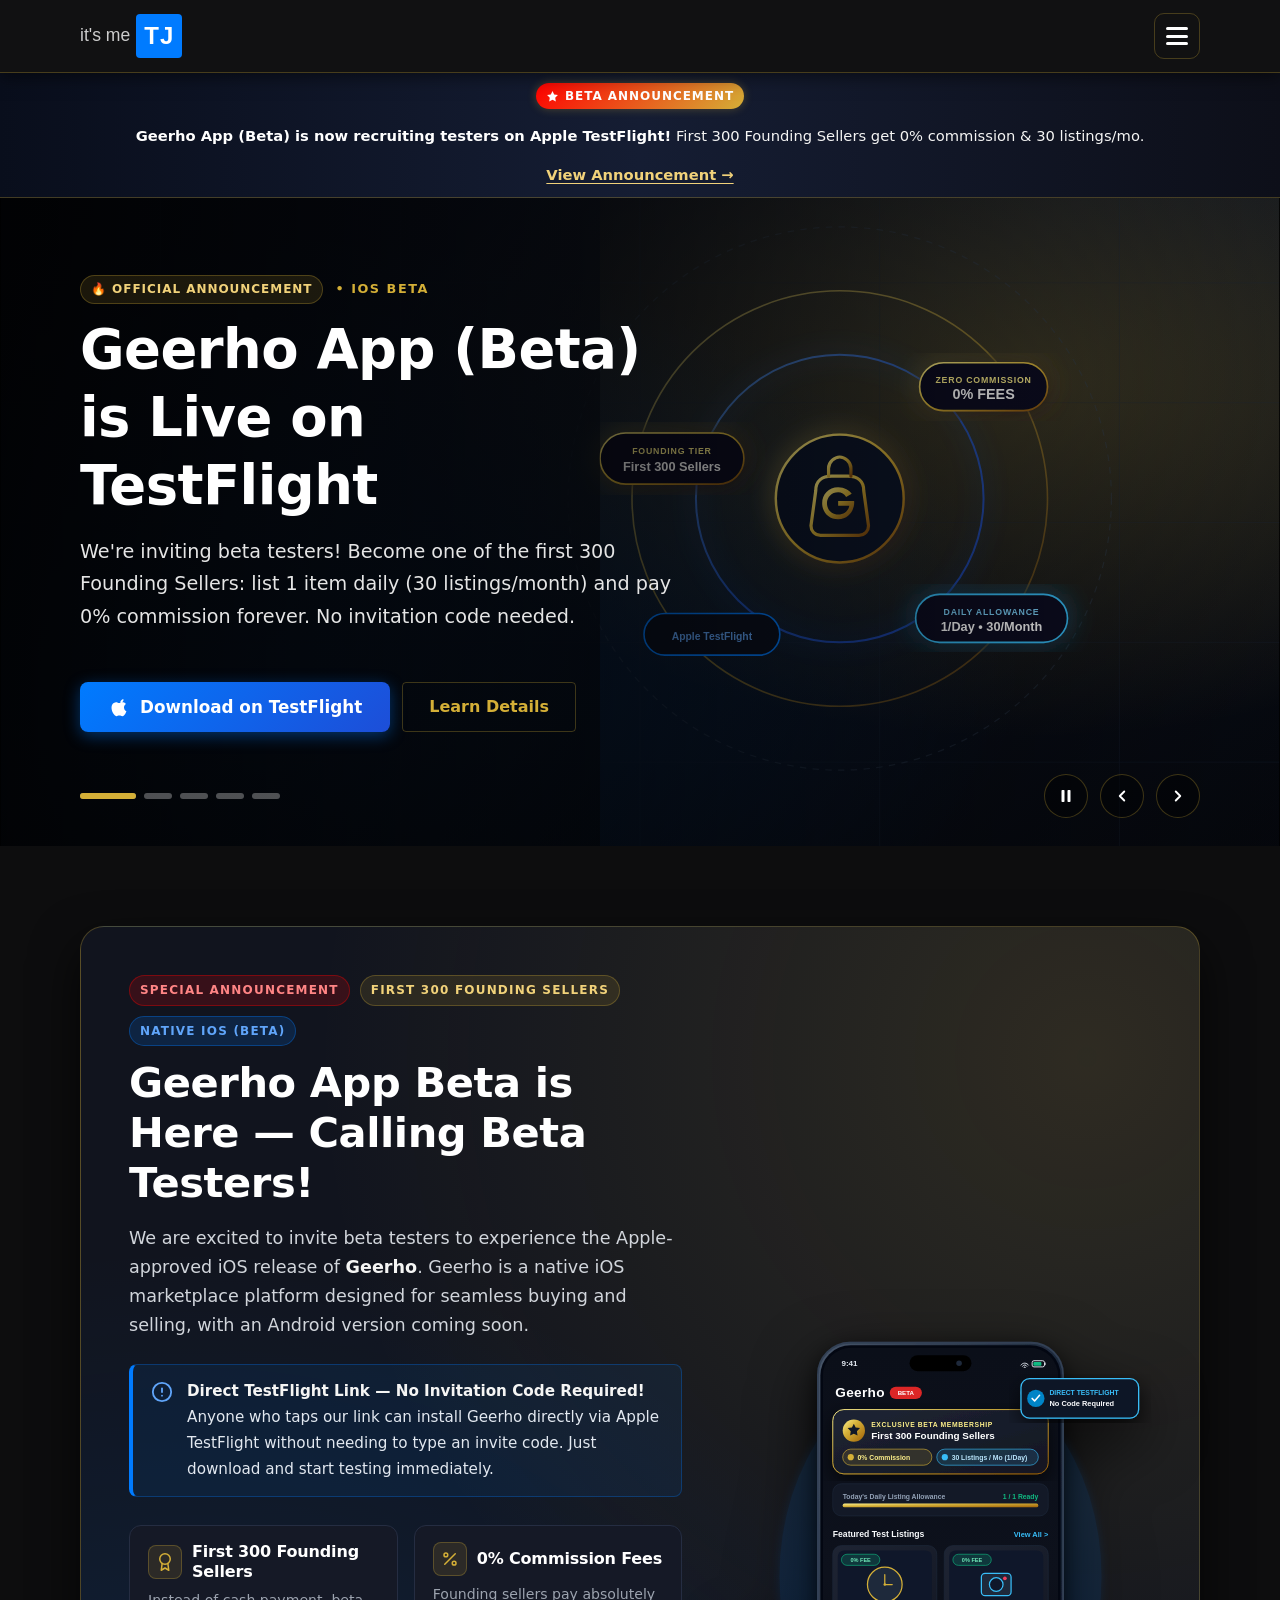
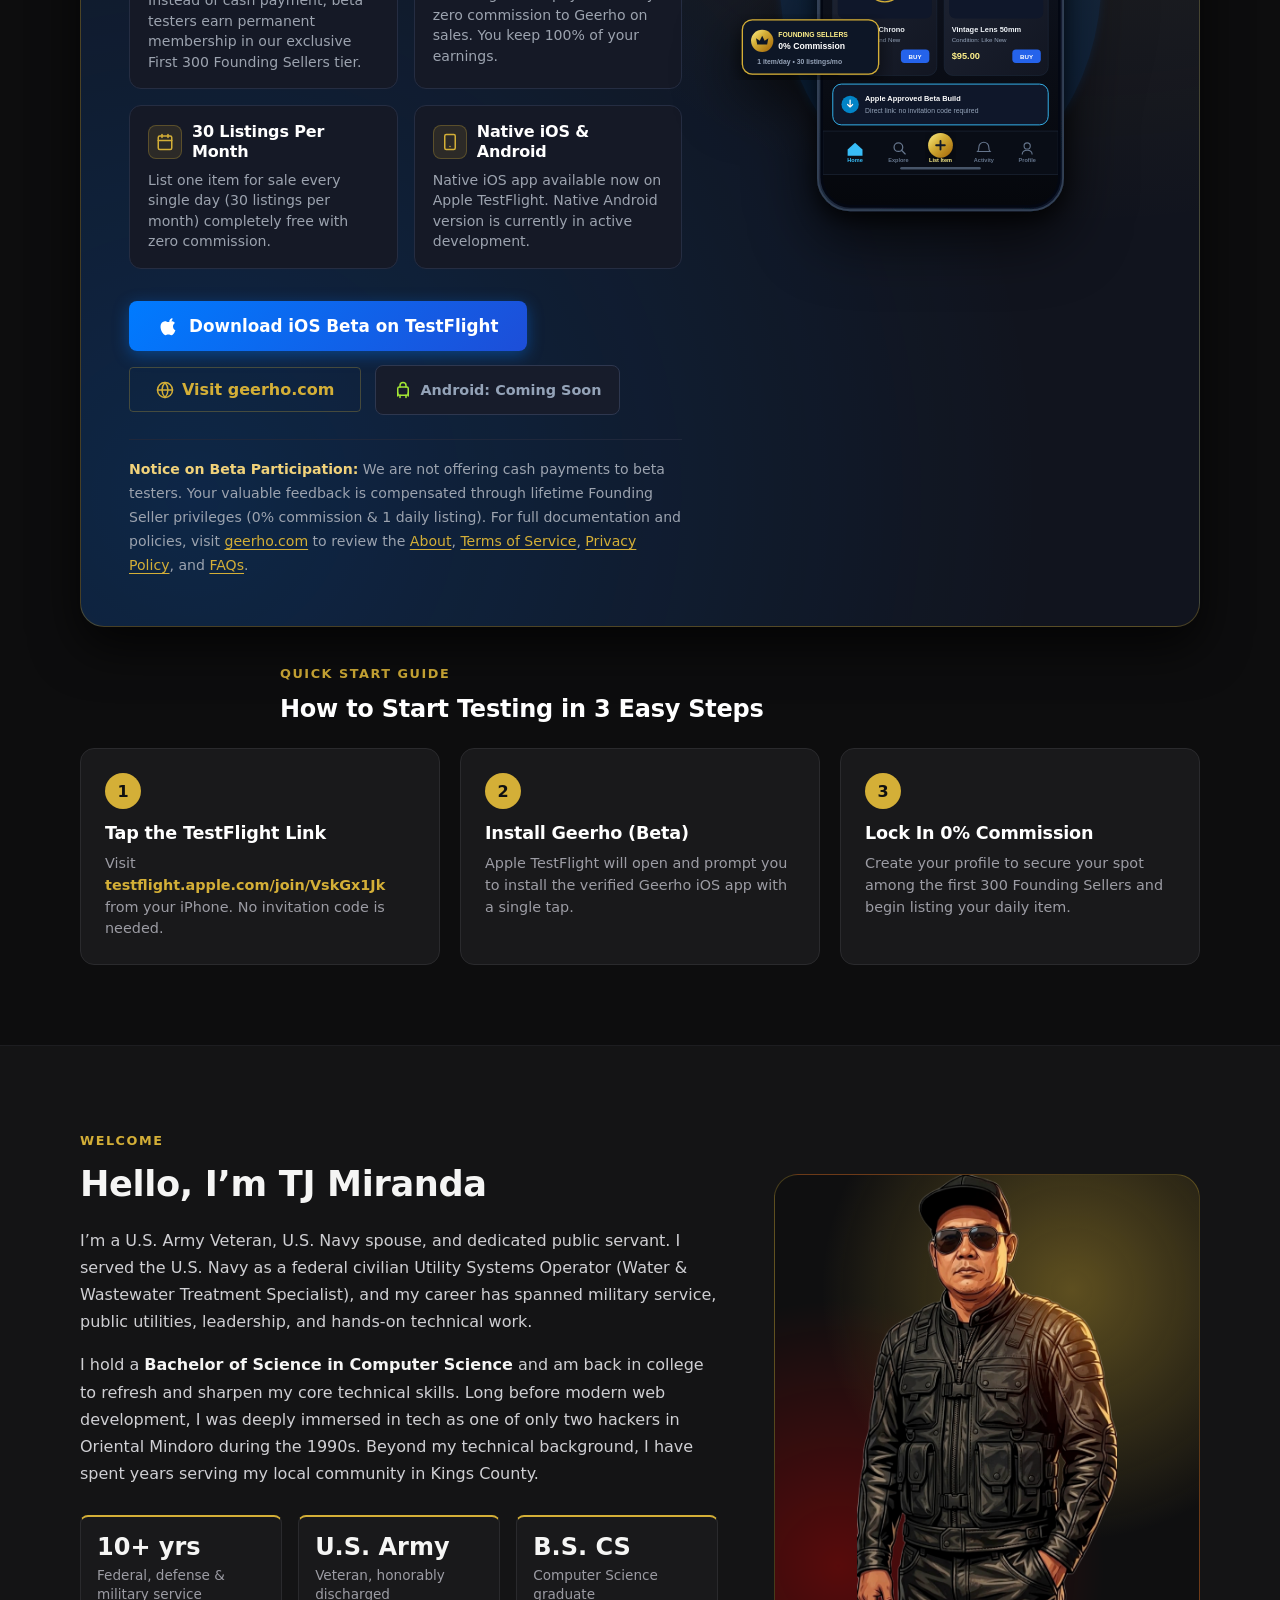
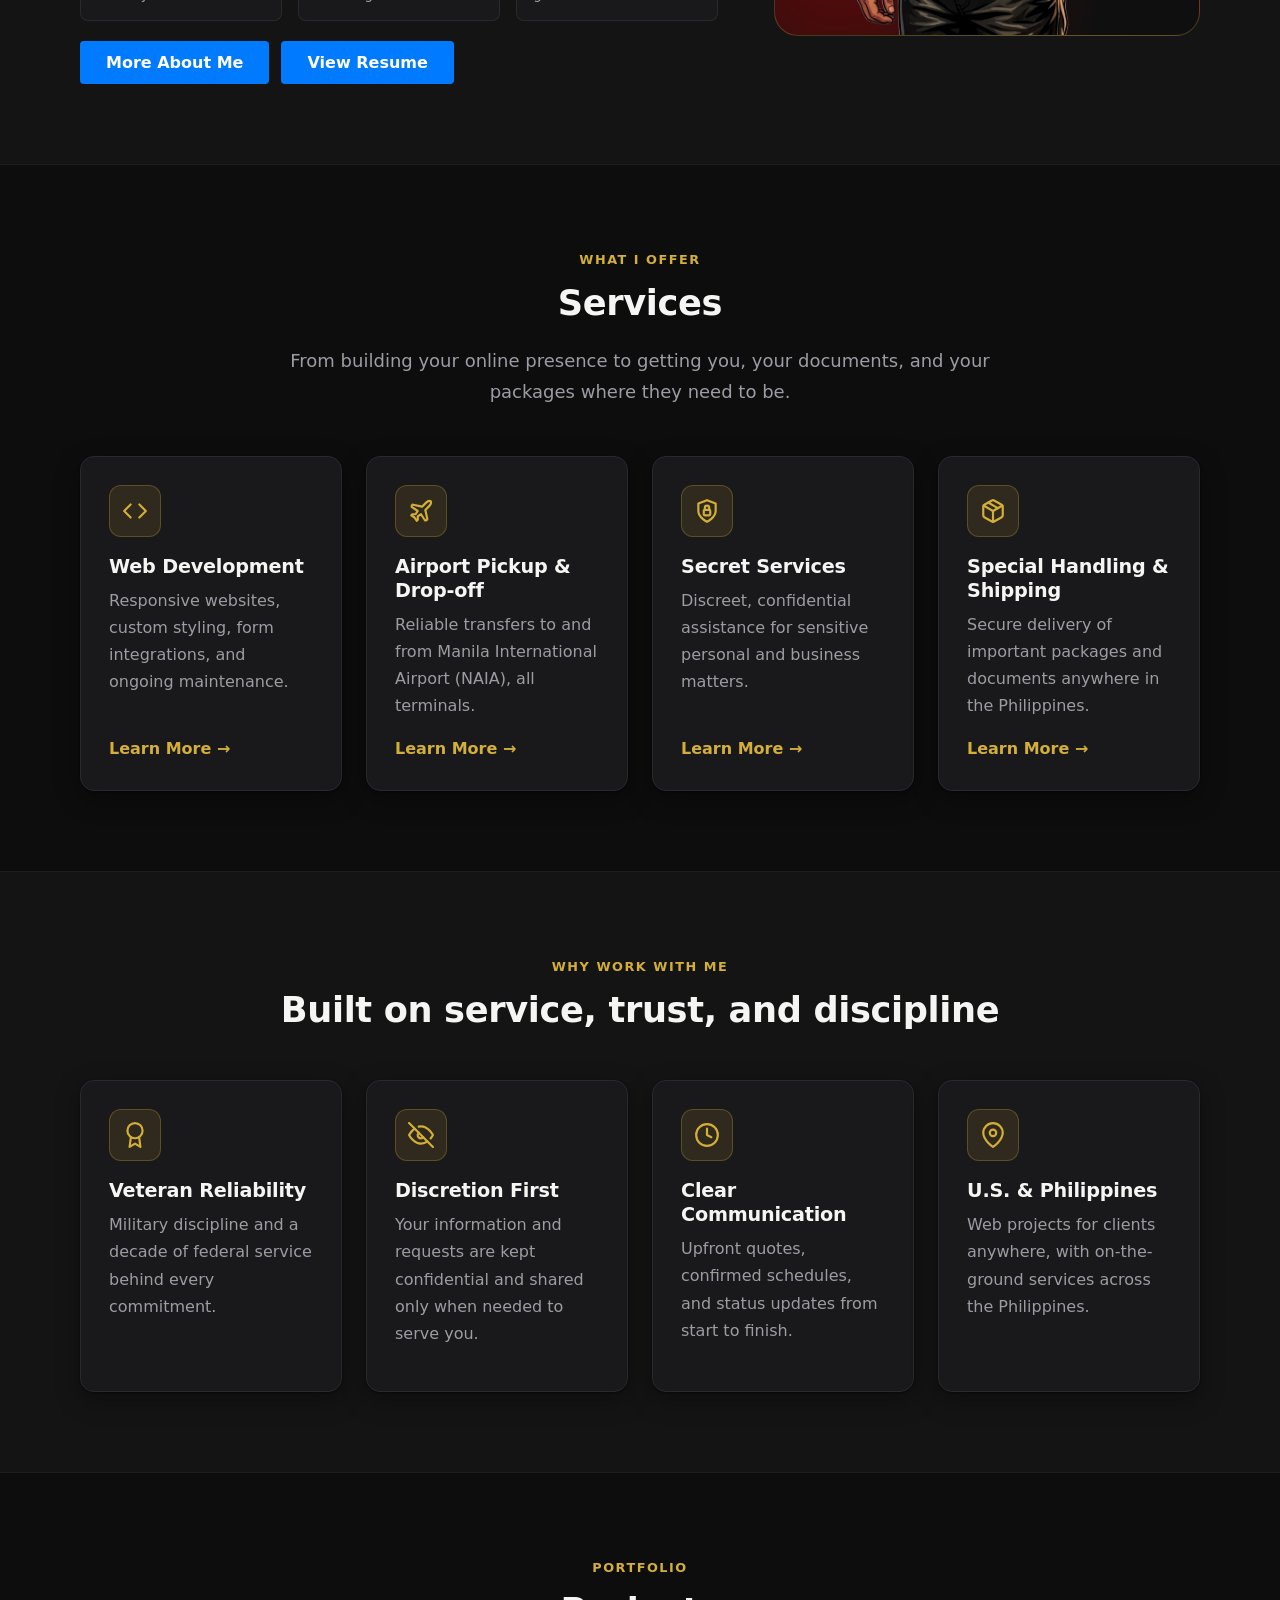
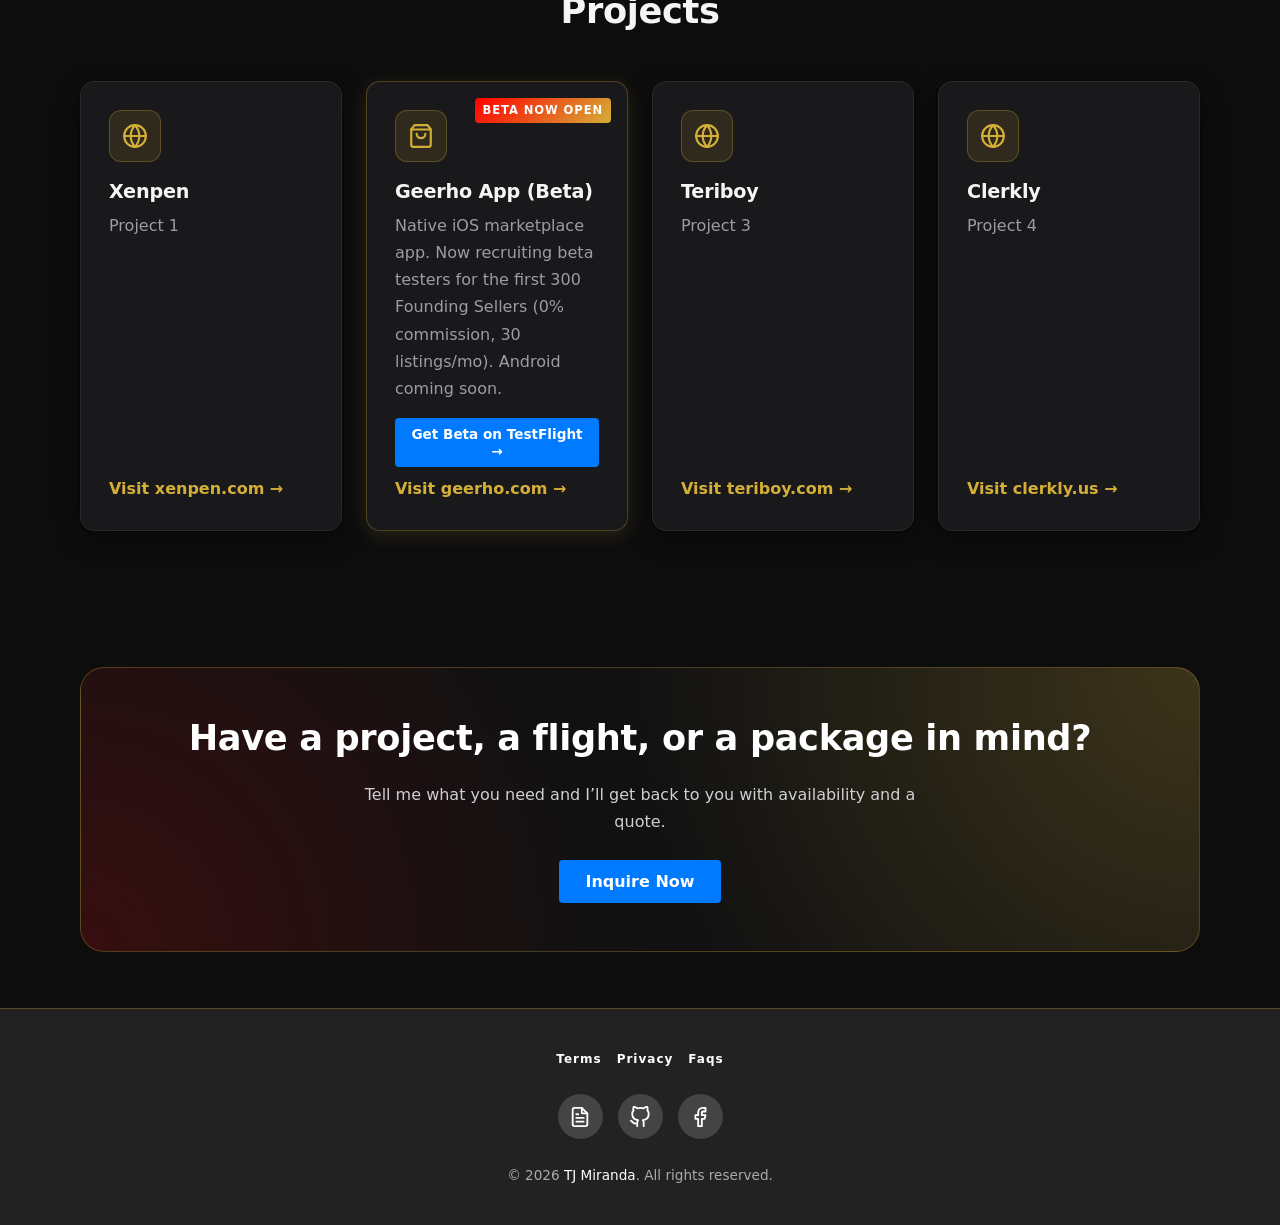
<file: index.html>
<!doctype html>
<html lang="en">
  <head>
    <meta charset="UTF-8" />
    <meta name="viewport" content="width=device-width, initial-scale=1.0" />
    <meta name="theme-color" content="#111112" />
    <title>TJ Miranda | Web Development, Airport Transfers &amp; Special Handling</title>
    <meta
      name="description"
      content="TJ Miranda offers web development, pickup and drop-off at Manila International Airport (NAIA), discreet secret services, and special handling and shipping of important packages and documents anywhere in the Philippines."
    />
    <link rel="stylesheet" href="main.css" />
    <script src="main.js" defer></script>
    <script src="carousel.js" defer></script>
  </head>
  <body>
    <a class="skip-link" href="#main">Skip to content</a>

    <header class="site-header">
      <div class="navbar">
        <a href="index.html" class="logo">
          <span class="logo-prefix">it's me</span>
          <span class="logo-name">TJ</span>
        </a>
        <button type="button" class="hamburger" aria-label="Open menu" aria-expanded="false" aria-controls="site-menu">
          <span class="bar"></span>
          <span class="bar"></span>
          <span class="bar"></span>
        </button>
      </div>
      <div class="menu-backdrop"></div>
      <nav id="site-menu" class="menu-panel" aria-label="Main" aria-hidden="true">
        <p class="menu-label">Menu</p>
        <ul class="nav-menu">
          <li><a href="index.html" class="nav-link" aria-current="page">Home</a></li>
          <li><a href="about.html" class="nav-link">About</a></li>
          <li><a href="services.html" class="nav-link">Services</a></li>
          <li><a href="resume.html" class="nav-link">My Resume</a></li>
          <li><a href="apps.html" class="nav-link">My Apps</a></li>
        </ul>
        <p class="menu-label">Help &amp; Legal</p>
        <ul class="nav-menu nav-menu--secondary">
          <li><a href="terms.html" class="nav-link">Terms</a></li>
          <li><a href="privacy.html" class="nav-link">Privacy</a></li>
          <li><a href="faqs.html" class="nav-link">Faqs</a></li>
        </ul>
        <a href="services.html#inquire-now" class="btn">Inquire Now</a>
      </nav>
    </header>

    <!-- Beta Announcement Top Bar -->
    <aside class="announcement-bar" aria-label="Beta Announcement">
      <div class="wrap announcement-bar__inner">
        <span class="announcement-pill">
          <svg viewBox="0 0 24 24" width="13" height="13" fill="currentColor" aria-hidden="true"><path d="M12 2l3.09 6.26L22 9.27l-5 4.87 1.18 6.88L12 17.77l-6.18 3.25L7 14.14 2 9.27l6.91-1.01L12 2z"/></svg>
          Beta Announcement
        </span>
        <span class="announcement-text">
          <strong>Geerho App (Beta) is now recruiting testers on Apple TestFlight!</strong> First 300 Founding Sellers get 0% commission &amp; 30 listings/mo.
        </span>
        <a href="#geerho-announcement" class="announcement-link">View Announcement &rarr;</a>
      </div>
    </aside>

    <main id="main">
      <h1 class="visually-hidden">TJ Miranda — Web Development, Airport Pickup &amp; Drop-off, Secret Services, and Special Handling &amp; Shipping</h1>

      <!-- Hero Carousel (see carousel.js) — replace the placeholder images with real photos -->
      <section class="carousel" data-carousel data-interval="6000" aria-roledescription="carousel" aria-label="Featured services">
        <div class="carousel-viewport">
          <div class="carousel-slide is-active">
            <img src="images/geerho-banner.svg" alt="Geerho App Beta announcement banner" width="1600" height="900" />
            <div class="wrap carousel-content">
              <span class="eyebrow"><span class="badge badge--warn" style="font-size:0.75rem; letter-spacing:0.08em;">🔥 OFFICIAL ANNOUNCEMENT</span> &bull; iOS Beta</span>
              <h2>Geerho App (Beta) is Live on TestFlight</h2>
              <p>We're inviting beta testers! Become one of the first 300 Founding Sellers: list 1 item daily (30 listings/month) and pay 0% commission forever. No invitation code needed.</p>
              <div class="inline-links">
                <a href="https://testflight.apple.com/join/VskGx1Jk" target="_blank" rel="noopener noreferrer" class="btn btn--testflight">
                  <svg viewBox="0 0 24 24" fill="currentColor" width="20" height="20" aria-hidden="true"><path d="M18.71 19.5c-.83 1.24-1.71 2.45-3.05 2.47-1.34.03-1.77-.79-3.29-.79-1.53 0-2 .77-3.27.82-1.31.05-2.3-1.32-3.14-2.53C4.25 17 2.94 12.45 4.7 9.39c.87-1.52 2.43-2.48 4.12-2.51 1.28-.02 2.5.87 3.29.87.78 0 2.26-1.07 3.81-.91.65.03 2.47.26 3.64 1.98-.09.06-2.17 1.28-2.15 3.81.03 3.02 2.65 4.03 2.68 4.04-.03.07-.42 1.44-1.38 2.83M15.97 6.37c.62-.75 1.04-1.8 0.92-2.85-.9.04-1.99.6-2.63 1.35-.57.65-1.07 1.72-.94 2.74 1.01.08 2.03-.49 2.65-1.24z"/></svg>
                  Download on TestFlight
                </a>
                <a href="#geerho-announcement" class="btn btn--ghost">Learn Details</a>
              </div>
            </div>
          </div>

          <div class="carousel-slide">
            <img src="images/webdev.JPEG" alt="" width="1600" height="900" />
            <div class="wrap carousel-content">
              <span class="eyebrow">Web Development</span>
              <h2>Modern websites that work as hard as you do</h2>
              <p>Responsive, fast, and easy-to-manage websites for professionals and small businesses — designed to look great on every device.</p>
              <a href="services.html#webdev" class="btn">Learn More</a>
            </div>
          </div>

          <div class="carousel-slide">
            <img src="images/viptranspo.JPG" alt="" width="1600" height="900" />
            <div class="wrap carousel-content">
              <span class="eyebrow">Airport Pickup &amp; Drop-off</span>
              <h2>Stress-free rides to and from Manila International Airport</h2>
              <p>Scheduled pickups and drop-offs at NAIA with flight tracking, meet-and-greet, and help with your luggage.</p>
              <a href="services.html#airport" class="btn">Learn More</a>
            </div>
          </div>

          <div class="carousel-slide">
            <img src="images/shh.JPG" alt="" width="1600" height="900" />
            <div class="wrap carousel-content">
              <span class="eyebrow">Secret Services</span>
              <h2>Discreet help for matters that need a trusted hand</h2>
              <p>Confidential, lawful assistance for sensitive personal and business errands — handled quietly, professionally, and on your terms.</p>
              <a href="services.html#secret" class="btn">Learn More</a>
            </div>
          </div>

          <div class="carousel-slide">
            <img src="images/vipdelivery.JPG" alt="" width="1600" height="900" />
            <div class="wrap carousel-content">
              <span class="eyebrow">Special Handling &amp; Shipping</span>
              <h2>Important packages and documents, delivered anywhere in the Philippines</h2>
              <p>Careful, tracked handling for time-sensitive and high-value items, from pickup to proof of delivery.</p>
              <a href="services.html#shipping" class="btn">Learn More</a>
            </div>
          </div>
        </div>

        <div class="carousel-controls">
          <div class="wrap">
            <div class="carousel-dots" role="group" aria-label="Choose a slide"></div>
            <button type="button" class="carousel-btn" data-action="toggle" aria-label="Pause slideshow">
              <svg class="icon-pause" viewBox="0 0 24 24" fill="currentColor" aria-hidden="true"><rect x="6" y="4" width="4" height="16" rx="1"></rect><rect x="14" y="4" width="4" height="16" rx="1"></rect></svg>
              <svg class="icon-play" viewBox="0 0 24 24" fill="currentColor" aria-hidden="true"><path d="M7 4.5v15a1 1 0 0 0 1.5.86l12.5-7.5a1 1 0 0 0 0-1.72L8.5 3.64A1 1 0 0 0 7 4.5z"></path></svg>
            </button>
            <button type="button" class="carousel-btn" data-action="prev" aria-label="Previous slide">
              <svg viewBox="0 0 24 24" fill="none" stroke="currentColor" stroke-width="2.5" stroke-linecap="round" stroke-linejoin="round" aria-hidden="true"><polyline points="15 18 9 12 15 6"></polyline></svg>
            </button>
            <button type="button" class="carousel-btn" data-action="next" aria-label="Next slide">
              <svg viewBox="0 0 24 24" fill="none" stroke="currentColor" stroke-width="2.5" stroke-linecap="round" stroke-linejoin="round" aria-hidden="true"><polyline points="9 18 15 12 9 6"></polyline></svg>
            </button>
          </div>
        </div>
      </section>

      <!-- Geerho App (Beta) Official Announcement Section -->
      <section id="geerho-announcement" class="section geerho-section">
        <div class="wrap">
          <div class="geerho-hero-card">
            <div class="geerho-split">
              <div>
                <div class="geerho-eyebrow-wrap">
                  <span class="geerho-tag geerho-tag--red">SPECIAL ANNOUNCEMENT</span>
                  <span class="geerho-tag geerho-tag--gold">FIRST 300 FOUNDING SELLERS</span>
                  <span class="geerho-tag geerho-tag--blue">NATIVE iOS (BETA)</span>
                </div>
                <h2 class="geerho-heading">Geerho App Beta is Here — Calling Beta Testers!</h2>
                <p class="geerho-lead">
                  We are excited to invite beta testers to experience the Apple-approved iOS release of <strong>Geerho</strong>.
                  Geerho is a native iOS marketplace platform designed for seamless buying and selling, with an Android version coming soon.
                </p>

                <!-- Direct link banner alert -->
                <div class="geerho-banner-alert">
                  <svg viewBox="0 0 24 24" fill="none" stroke="currentColor" stroke-width="2" stroke-linecap="round" stroke-linejoin="round" aria-hidden="true">
                    <circle cx="12" cy="12" r="10"></circle>
                    <line x1="12" y1="8" x2="12" y2="12"></line>
                    <line x1="12" y1="16" x2="12.01" y2="16"></line>
                  </svg>
                  <div>
                    <strong>Direct TestFlight Link — No Invitation Code Required!</strong>
                    <div>Anyone who taps our link can install Geerho directly via Apple TestFlight without needing to type an invite code. Just download and start testing immediately.</div>
                  </div>
                </div>

                <!-- 4 Perks Grid -->
                <div class="geerho-perks-grid">
                  <div class="geerho-perk-card">
                    <div class="geerho-perk-header">
                      <span class="geerho-perk-icon">
                        <svg viewBox="0 0 24 24" fill="none" stroke="currentColor" stroke-width="2" stroke-linecap="round" stroke-linejoin="round" aria-hidden="true">
                          <circle cx="12" cy="8" r="7"></circle>
                          <polyline points="8.21 13.89 7 23 12 20 17 23 15.79 13.88"></polyline>
                        </svg>
                      </span>
                      <h4>First 300 Founding Sellers</h4>
                    </div>
                    <p>Instead of cash payment, beta testers earn permanent membership in our exclusive First 300 Founding Sellers tier.</p>
                  </div>

                  <div class="geerho-perk-card">
                    <div class="geerho-perk-header">
                      <span class="geerho-perk-icon">
                        <svg viewBox="0 0 24 24" fill="none" stroke="currentColor" stroke-width="2" stroke-linecap="round" stroke-linejoin="round" aria-hidden="true">
                          <line x1="19" y1="5" x2="5" y2="19"></line>
                          <circle cx="6.5" cy="6.5" r="2.5"></circle>
                          <circle cx="17.5" cy="17.5" r="2.5"></circle>
                        </svg>
                      </span>
                      <h4>0% Commission Fees</h4>
                    </div>
                    <p>Founding sellers pay absolutely zero commission to Geerho on sales. You keep 100% of your earnings.</p>
                  </div>

                  <div class="geerho-perk-card">
                    <div class="geerho-perk-header">
                      <span class="geerho-perk-icon">
                        <svg viewBox="0 0 24 24" fill="none" stroke="currentColor" stroke-width="2" stroke-linecap="round" stroke-linejoin="round" aria-hidden="true">
                          <rect x="3" y="4" width="18" height="18" rx="2" ry="2"></rect>
                          <line x1="16" y1="2" x2="16" y2="6"></line>
                          <line x1="8" y1="2" x2="8" y2="6"></line>
                          <line x1="3" y1="10" x2="21" y2="10"></line>
                        </svg>
                      </span>
                      <h4>30 Listings Per Month</h4>
                    </div>
                    <p>List one item for sale every single day (30 listings per month) completely free with zero commission.</p>
                  </div>

                  <div class="geerho-perk-card">
                    <div class="geerho-perk-header">
                      <span class="geerho-perk-icon">
                        <svg viewBox="0 0 24 24" fill="none" stroke="currentColor" stroke-width="2" stroke-linecap="round" stroke-linejoin="round" aria-hidden="true">
                          <rect x="5" y="2" width="14" height="20" rx="2" ry="2"></rect>
                          <line x1="12" y1="18" x2="12.01" y2="18"></line>
                        </svg>
                      </span>
                      <h4>Native iOS &amp; Android</h4>
                    </div>
                    <p>Native iOS app available now on Apple TestFlight. Native Android version is currently in active development.</p>
                  </div>
                </div>

                <!-- CTA Group -->
                <div class="geerho-cta-group">
                  <a href="https://testflight.apple.com/join/VskGx1Jk" target="_blank" rel="noopener noreferrer" class="btn btn--testflight">
                    <svg viewBox="0 0 24 24" fill="currentColor" width="22" height="22" aria-hidden="true">
                      <path d="M18.71 19.5c-.83 1.24-1.71 2.45-3.05 2.47-1.34.03-1.77-.79-3.29-.79-1.53 0-2 .77-3.27.82-1.31.05-2.3-1.32-3.14-2.53C4.25 17 2.94 12.45 4.7 9.39c.87-1.52 2.43-2.48 4.12-2.51 1.28-.02 2.5.87 3.29.87.78 0 2.26-1.07 3.81-.91.65.03 2.47.26 3.64 1.98-.09.06-2.17 1.28-2.15 3.81.03 3.02 2.65 4.03 2.68 4.04-.03.07-.42 1.44-1.38 2.83M15.97 6.37c.62-.75 1.04-1.8 0.92-2.85-.9.04-1.99.6-2.63 1.35-.57.65-1.07 1.72-.94 2.74 1.01.08 2.03-.49 2.65-1.24z"/>
                    </svg>
                    Download iOS Beta on TestFlight
                  </a>

                  <a href="https://geerho.com/" target="_blank" rel="noopener noreferrer" class="btn btn--ghost">
                    <svg viewBox="0 0 24 24" fill="none" stroke="currentColor" stroke-width="2" stroke-linecap="round" stroke-linejoin="round" width="18" height="18" aria-hidden="true">
                      <circle cx="12" cy="12" r="10"></circle>
                      <line x1="2" y1="12" x2="22" y2="12"></line>
                      <path d="M12 2a15.3 15.3 0 0 1 4 10 15.3 15.3 0 0 1-4 10 15.3 15.3 0 0 1-4-10 15.3 15.3 0 0 1 4-10z"></path>
                    </svg>
                    Visit geerho.com
                  </a>

                  <span class="btn--android-pill">
                    <svg viewBox="0 0 24 24" fill="none" stroke="currentColor" stroke-width="2" stroke-linecap="round" stroke-linejoin="round" aria-hidden="true">
                      <path d="M5 16v4M19 16v4M8 19v3M16 19v3"></path>
                      <rect x="5" y="8" width="14" height="11" rx="2"></rect>
                      <path d="M8 8V6a4 4 0 0 1 8 0v2"></path>
                    </svg>
                    Android: Coming Soon
                  </span>
                </div>

                <div class="geerho-notice">
                  <strong>Notice on Beta Participation:</strong> We are not offering cash payments to beta testers. Your valuable feedback is compensated through lifetime Founding Seller privileges (0% commission &amp; 1 daily listing). For full documentation and policies, visit <a href="https://geerho.com/" target="_blank" rel="noopener noreferrer">geerho.com</a> to review the <a href="https://geerho.com/" target="_blank" rel="noopener noreferrer">About</a>, <a href="https://geerho.com/" target="_blank" rel="noopener noreferrer">Terms of Service</a>, <a href="https://geerho.com/" target="_blank" rel="noopener noreferrer">Privacy Policy</a>, and <a href="https://geerho.com/" target="_blank" rel="noopener noreferrer">FAQs</a>.
                </div>
              </div>

              <!-- Right Mockup Visual -->
              <div class="geerho-mockup-wrapper">
                <img src="images/geerho-mockup.svg" alt="Geerho App interface on iOS with Founding Seller badge and 0% commission" class="geerho-mockup-img" width="680" height="820" />
              </div>
            </div>
          </div>

          <!-- 3 Steps to Join -->
          <div class="section-head" style="margin-bottom: 24px; text-align: left;">
            <span class="eyebrow">Quick Start Guide</span>
            <h3 style="font-size: 1.5rem; color: #ffffff;">How to Start Testing in 3 Easy Steps</h3>
          </div>

          <div class="geerho-steps-row">
            <div class="geerho-step-item">
              <span class="geerho-step-number">1</span>
              <h4>Tap the TestFlight Link</h4>
              <p>Visit <a href="https://testflight.apple.com/join/VskGx1Jk" target="_blank" rel="noopener noreferrer" class="text-link">testflight.apple.com/join/VskGx1Jk</a> from your iPhone. No invitation code is needed.</p>
            </div>

            <div class="geerho-step-item">
              <span class="geerho-step-number">2</span>
              <h4>Install Geerho (Beta)</h4>
              <p>Apple TestFlight will open and prompt you to install the verified Geerho iOS app with a single tap.</p>
            </div>

            <div class="geerho-step-item">
              <span class="geerho-step-number">3</span>
              <h4>Lock In 0% Commission</h4>
              <p>Create your profile to secure your spot among the first 300 Founding Sellers and begin listing your daily item.</p>
            </div>
          </div>
        </div>
      </section>

      <!-- Intro -->
      <section class="section section--alt">
        <div class="wrap split">
          <div>
            <span class="eyebrow">Welcome</span>
            <h2>Hello, I’m TJ Miranda</h2>
            <p>
              I’m a U.S. Army Veteran, U.S. Navy spouse, and dedicated public
              servant. I served the U.S. Navy as a federal civilian Utility
              Systems Operator (Water &amp; Wastewater Treatment Specialist), and
              my career has spanned military service, public utilities,
              leadership, and hands-on technical work.
            </p>
            <p>
              I hold a <strong>Bachelor of Science in Computer Science</strong>
              and am back in college to refresh and sharpen my core technical
              skills. Long before modern web development, I was deeply immersed
              in tech as one of only two hackers in Oriental Mindoro during the
              1990s. Beyond my technical background, I have spent years serving
              my local community in Kings County.
            </p>

            <div class="stats">
              <div class="stat"><strong>10+ yrs</strong><span>Federal, defense &amp; military service</span></div>
              <div class="stat"><strong>U.S. Army</strong><span>Veteran, honorably discharged</span></div>
              <div class="stat"><strong>B.S. CS</strong><span>Computer Science graduate</span></div>
            </div>

            <div class="inline-links">
              <a href="about.html" class="btn">More About Me</a>
              <a href="resume.html" class="btn">View Resume</a>
            </div>
          </div>
          <div class="portrait">
            <img src="images/tjm.png" alt="Illustrated portrait of TJ Miranda in a black suit" width="651" height="1152" />
          </div>
        </div>
      </section>

      <!-- Services Overview -->
      <section class="section">
        <div class="wrap">
          <div class="section-head">
            <span class="eyebrow">What I Offer</span>
            <h2>Services</h2>
            <p class="lead">From building your online presence to getting you, your documents, and your packages where they need to be.</p>
          </div>

          <div class="grid grid-4">
            <a href="services.html#webdev" class="card">
              <span class="icon-badge">
                <svg viewBox="0 0 24 24" fill="none" stroke="currentColor" stroke-width="2" stroke-linecap="round" stroke-linejoin="round" aria-hidden="true"><polyline points="16 18 22 12 16 6"></polyline><polyline points="8 6 2 12 8 18"></polyline></svg>
              </span>
              <h3>Web Development</h3>
              <p>Responsive websites, custom styling, form integrations, and ongoing maintenance.</p>
              <span class="text-link">Learn More &rarr;</span>
            </a>

            <a href="services.html#airport" class="card">
              <span class="icon-badge">
                <svg viewBox="0 0 24 24" fill="none" stroke="currentColor" stroke-width="2" stroke-linecap="round" stroke-linejoin="round" aria-hidden="true"><path d="M17.8 19.2 16 11l3.5-3.5C21 6 21.5 4 21 3c-1-.5-3 0-4.5 1.5L13 8 4.8 6.2c-.5-.1-.9.1-1.1.5l-.3.5c-.2.5-.1 1 .3 1.3L9 12l-2 3H4l-1 1 3 2 2 3 1-1v-3l3-2 3.5 5.3c.3.4.8.5 1.3.3l.5-.2c.4-.3.6-.7.5-1.2z"></path></svg>
              </span>
              <h3>Airport Pickup &amp; Drop-off</h3>
              <p>Reliable transfers to and from Manila International Airport (NAIA), all terminals.</p>
              <span class="text-link">Learn More &rarr;</span>
            </a>

            <a href="services.html#secret" class="card">
              <span class="icon-badge">
                <svg viewBox="0 0 24 24" fill="none" stroke="currentColor" stroke-width="2" stroke-linecap="round" stroke-linejoin="round" aria-hidden="true"><path d="M12 22s8-4 8-10V5l-8-3-8 3v7c0 6 8 10 8 10z"></path><rect x="9" y="11" width="6" height="5" rx="1"></rect><path d="M10 11V9a2 2 0 0 1 4 0v2"></path></svg>
              </span>
              <h3>Secret Services</h3>
              <p>Discreet, confidential assistance for sensitive personal and business matters.</p>
              <span class="text-link">Learn More &rarr;</span>
            </a>

            <a href="services.html#shipping" class="card">
              <span class="icon-badge">
                <svg viewBox="0 0 24 24" fill="none" stroke="currentColor" stroke-width="2" stroke-linecap="round" stroke-linejoin="round" aria-hidden="true"><line x1="16.5" y1="9.4" x2="7.5" y2="4.21"></line><path d="M21 16V8a2 2 0 0 0-1-1.73l-7-4a2 2 0 0 0-2 0l-7 4A2 2 0 0 0 3 8v8a2 2 0 0 0 1 1.73l7 4a2 2 0 0 0 2 0l7-4A2 2 0 0 0 21 16z"></path><polyline points="3.27 6.96 12 12.01 20.73 6.96"></polyline><line x1="12" y1="22.08" x2="12" y2="12"></line></svg>
              </span>
              <h3>Special Handling &amp; Shipping</h3>
              <p>Secure delivery of important packages and documents anywhere in the Philippines.</p>
              <span class="text-link">Learn More &rarr;</span>
            </a>
          </div>
        </div>
      </section>

      <!-- Why Work With Me -->
      <section class="section section--alt">
        <div class="wrap">
          <div class="section-head">
            <span class="eyebrow">Why Work With Me</span>
            <h2>Built on service, trust, and discipline</h2>
          </div>

          <div class="grid grid-4">
            <div class="card card--hover">
              <span class="icon-badge">
                <svg viewBox="0 0 24 24" fill="none" stroke="currentColor" stroke-width="2" stroke-linecap="round" stroke-linejoin="round" aria-hidden="true"><circle cx="12" cy="8" r="7"></circle><polyline points="8.21 13.89 7 23 12 20 17 23 15.79 13.88"></polyline></svg>
              </span>
              <h3>Veteran Reliability</h3>
              <p>Military discipline and a decade of federal service behind every commitment.</p>
            </div>
            <div class="card card--hover">
              <span class="icon-badge">
                <svg viewBox="0 0 24 24" fill="none" stroke="currentColor" stroke-width="2" stroke-linecap="round" stroke-linejoin="round" aria-hidden="true"><path d="M17.94 17.94A10.07 10.07 0 0 1 12 20c-7 0-11-8-11-8a18.45 18.45 0 0 1 5.06-5.94M9.9 4.24A9.12 9.12 0 0 1 12 4c7 0 11 8 11 8a18.5 18.5 0 0 1-2.16 3.19m-6.72-1.07a3 3 0 1 1-4.24-4.24"></path><line x1="1" y1="1" x2="23" y2="23"></line></svg>
              </span>
              <h3>Discretion First</h3>
              <p>Your information and requests are kept confidential and shared only when needed to serve you.</p>
            </div>
            <div class="card card--hover">
              <span class="icon-badge">
                <svg viewBox="0 0 24 24" fill="none" stroke="currentColor" stroke-width="2" stroke-linecap="round" stroke-linejoin="round" aria-hidden="true"><circle cx="12" cy="12" r="10"></circle><polyline points="12 6 12 12 16 14"></polyline></svg>
              </span>
              <h3>Clear Communication</h3>
              <p>Upfront quotes, confirmed schedules, and status updates from start to finish.</p>
            </div>
            <div class="card card--hover">
              <span class="icon-badge">
                <svg viewBox="0 0 24 24" fill="none" stroke="currentColor" stroke-width="2" stroke-linecap="round" stroke-linejoin="round" aria-hidden="true"><path d="M21 10c0 7-9 13-9 13s-9-6-9-13a9 9 0 0 1 18 0z"></path><circle cx="12" cy="10" r="3"></circle></svg>
              </span>
              <h3>U.S. &amp; Philippines</h3>
              <p>Web projects for clients anywhere, with on-the-ground services across the Philippines.</p>
            </div>
          </div>
        </div>
      </section>

      <!-- Projects -->
      <section class="section">
        <div class="wrap">
          <div class="section-head">
            <span class="eyebrow">Portfolio</span>
            <h2>Projects</h2>
          </div>

          <div class="grid grid-4">
            <a href="https://xenpen.com/" target="_blank" rel="noopener noreferrer" class="card">
              <span class="icon-badge">
                <svg viewBox="0 0 24 24" fill="none" stroke="currentColor" stroke-width="2" stroke-linecap="round" stroke-linejoin="round" aria-hidden="true"><circle cx="12" cy="12" r="10"></circle><line x1="2" y1="12" x2="22" y2="12"></line><path d="M12 2a15.3 15.3 0 0 1 4 10 15.3 15.3 0 0 1-4 10 15.3 15.3 0 0 1-4-10 15.3 15.3 0 0 1 4-10z"></path></svg>
              </span>
              <h3>Xenpen</h3>
              <p>Project 1</p>
              <span class="text-link">Visit xenpen.com &rarr;</span>
            </a>
            <div class="card card--featured">
              <span class="card-badge">BETA NOW OPEN</span>
              <span class="icon-badge">
                <svg viewBox="0 0 24 24" fill="none" stroke="currentColor" stroke-width="2" stroke-linecap="round" stroke-linejoin="round" aria-hidden="true">
                  <path d="M6 2L3 6v14a2 2 0 0 0 2 2h14a2 2 0 0 0 2-2V6l-3-4z"></path>
                  <line x1="3" y1="6" x2="21" y2="6"></line>
                  <path d="M16 10a4 4 0 0 1-8 0"></path>
                </svg>
              </span>
              <h3>Geerho App (Beta)</h3>
              <p>Native iOS marketplace app. Now recruiting beta testers for the first 300 Founding Sellers (0% commission, 30 listings/mo). Android coming soon.</p>
              <div style="margin-top: auto; display: flex; flex-direction: column; gap: 8px;">
                <a href="https://testflight.apple.com/join/VskGx1Jk" target="_blank" rel="noopener noreferrer" class="btn btn--small" style="width: 100%;">Get Beta on TestFlight &rarr;</a>
                <a href="https://geerho.com/" target="_blank" rel="noopener noreferrer" class="text-link">Visit geerho.com &rarr;</a>
              </div>
            </div>
            <a href="https://teriboy.com/" target="_blank" rel="noopener noreferrer" class="card">
              <span class="icon-badge">
                <svg viewBox="0 0 24 24" fill="none" stroke="currentColor" stroke-width="2" stroke-linecap="round" stroke-linejoin="round" aria-hidden="true"><circle cx="12" cy="12" r="10"></circle><line x1="2" y1="12" x2="22" y2="12"></line><path d="M12 2a15.3 15.3 0 0 1 4 10 15.3 15.3 0 0 1-4 10 15.3 15.3 0 0 1-4-10 15.3 15.3 0 0 1 4-10z"></path></svg>
              </span>
              <h3>Teriboy</h3>
              <p>Project 3</p>
              <span class="text-link">Visit teriboy.com &rarr;</span>
            </a>
            <a href="https://clerkly.us/" target="_blank" rel="noopener noreferrer" class="card">
              <span class="icon-badge">
                <svg viewBox="0 0 24 24" fill="none" stroke="currentColor" stroke-width="2" stroke-linecap="round" stroke-linejoin="round" aria-hidden="true"><circle cx="12" cy="12" r="10"></circle><line x1="2" y1="12" x2="22" y2="12"></line><path d="M12 2a15.3 15.3 0 0 1 4 10 15.3 15.3 0 0 1-4 10 15.3 15.3 0 0 1-4-10 15.3 15.3 0 0 1 4-10z"></path></svg>
              </span>
              <h3>Clerkly</h3>
              <p>Project 4</p>
              <span class="text-link">Visit clerkly.us &rarr;</span>
            </a>
          </div>
        </div>
      </section>

      <!-- Call to Action -->
      <section class="section section--tight">
        <div class="wrap">
          <div class="cta-band">
            <h2>Have a project, a flight, or a package in mind?</h2>
            <p>Tell me what you need and I’ll get back to you with availability and a quote.</p>
            <a href="services.html#inquire-now" class="btn">Inquire Now</a>
          </div>
        </div>
      </section>
    </main>

    <footer>
      <div class="footer-faqs" style="display: flex; justify-content: center; gap: 15px; flex-wrap: wrap;">
        <a href="terms.html">Terms</a>
        <a href="privacy.html">Privacy</a>
        <a href="faqs.html">Faqs</a>
      </div>
      
      <div class="footer-icons">
        <!-- Resume Icon -->
        <a href="resume.html" class="circle-icon resume-icon" aria-label="Resume">
          <svg viewBox="0 0 24 24" fill="none" stroke="currentColor" stroke-width="2" stroke-linecap="round" stroke-linejoin="round" class="social-svg">
            <path d="M14 2H6a2 2 0 0 0-2 2v16a2 2 0 0 0 2 2h12a2 2 0 0 0 2-2V8z"></path>
            <polyline points="14 2 14 8 20 8"></polyline>
            <line x1="16" y1="13" x2="8" y2="13"></line>
            <line x1="16" y1="17" x2="8" y2="17"></line>
            <line x1="10" y1="9" x2="8" y2="9"></line>
          </svg>
        </a>
        
        <!-- GitHub Icon -->
        <a href="https://github.com/tjmiranda-student-0257381" target="_blank" rel="noopener noreferrer" class="circle-icon github-icon" aria-label="GitHub">
          <svg viewBox="0 0 24 24" fill="none" stroke="currentColor" stroke-width="2" stroke-linecap="round" stroke-linejoin="round" class="social-svg">
            <path d="M9 19c-5 1.5-5-2.5-7-3m14 6v-3.87a3.37 3.37 0 0 0-.94-2.61c3.14-.35 6.44-1.54 6.44-7A5.44 5.44 0 0 0 20 4.77 5.07 5.07 0 0 0 19.91 1S18.73.65 16 2.48a13.38 13.38 0 0 0-7 0C6.27.65 5.09 1 5.09 1A5.07 5.07 0 0 0 5 4.77a5.44 5.44 0 0 0-1.5 3.78c0 5.42 3.3 6.61 6.44 7A3.37 3.37 0 0 0 9 18.13V22"></path>
          </svg>
        </a>

        <!-- Facebook Icon -->
        <a href="https://www.facebook.com/nomoreneym" target="_blank" rel="noopener noreferrer" class="circle-icon fb-icon" aria-label="Facebook">
          <svg viewBox="0 0 24 24" fill="none" stroke="currentColor" stroke-width="2" stroke-linecap="round" stroke-linejoin="round" class="social-svg">
            <path d="M18 2h-3a5 5 0 0 0-5 5v3H7v4h3v8h4v-8h3l1-4h-4V7a1 1 0 0 1 1-1h3z"></path>
          </svg>
        </a>
      </div>
      <p>&copy; 2026 <a href="https://tjmiranda.com" target="_blank" rel="noopener noreferrer">TJ Miranda</a>. All rights reserved.</p>
    </footer>
  </body>
</html>
</file>
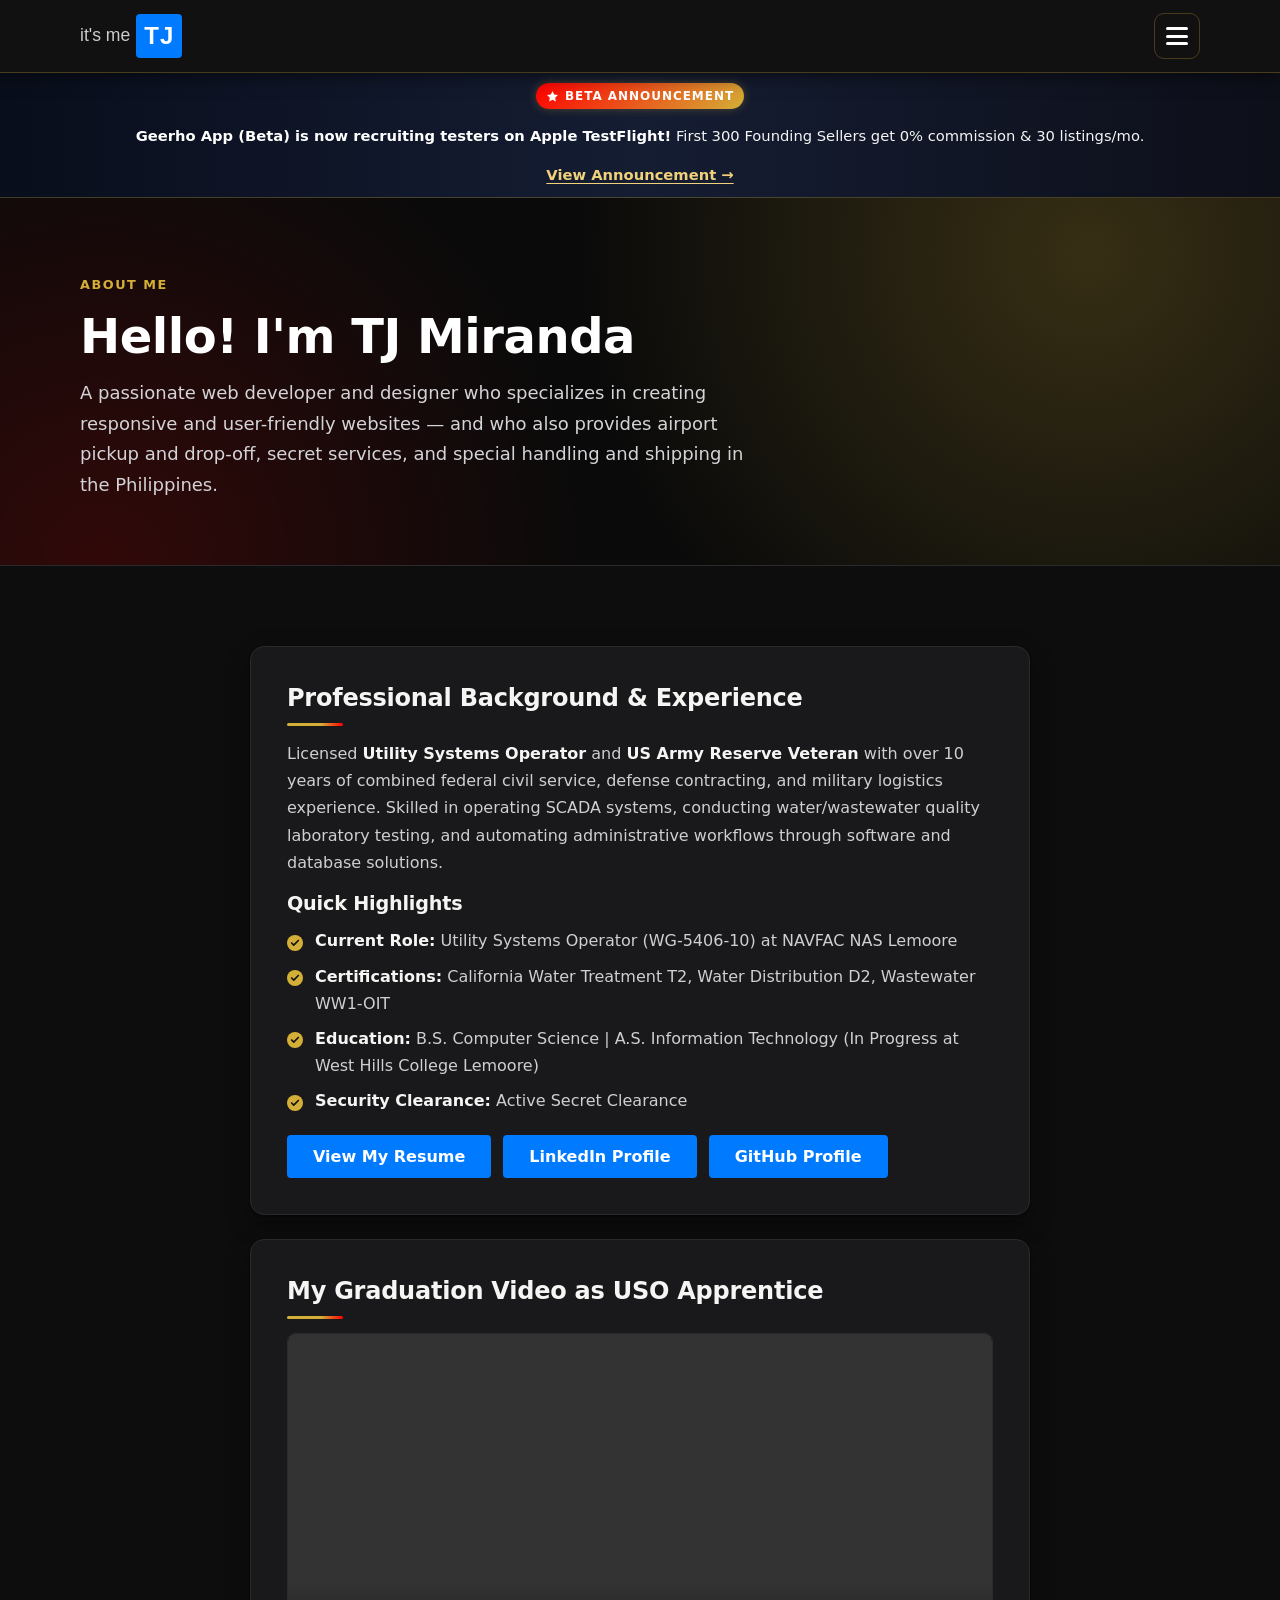
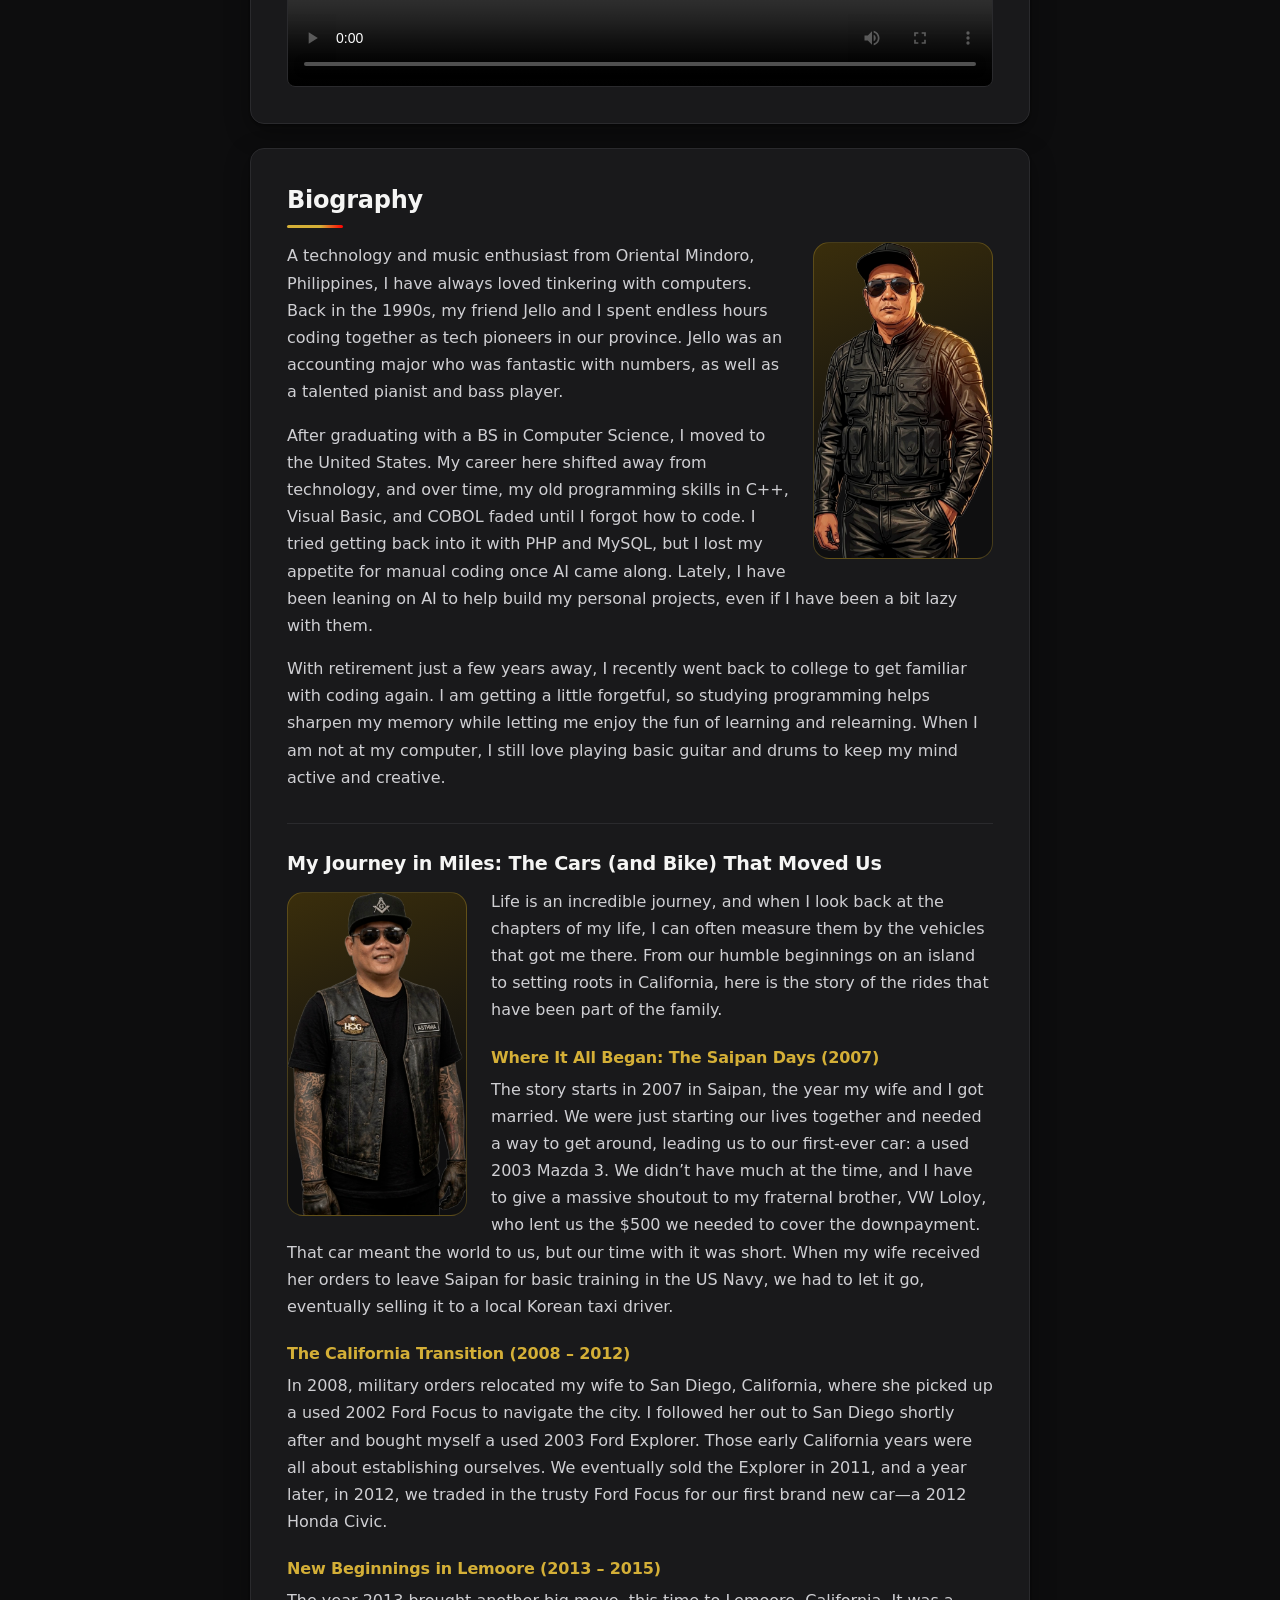
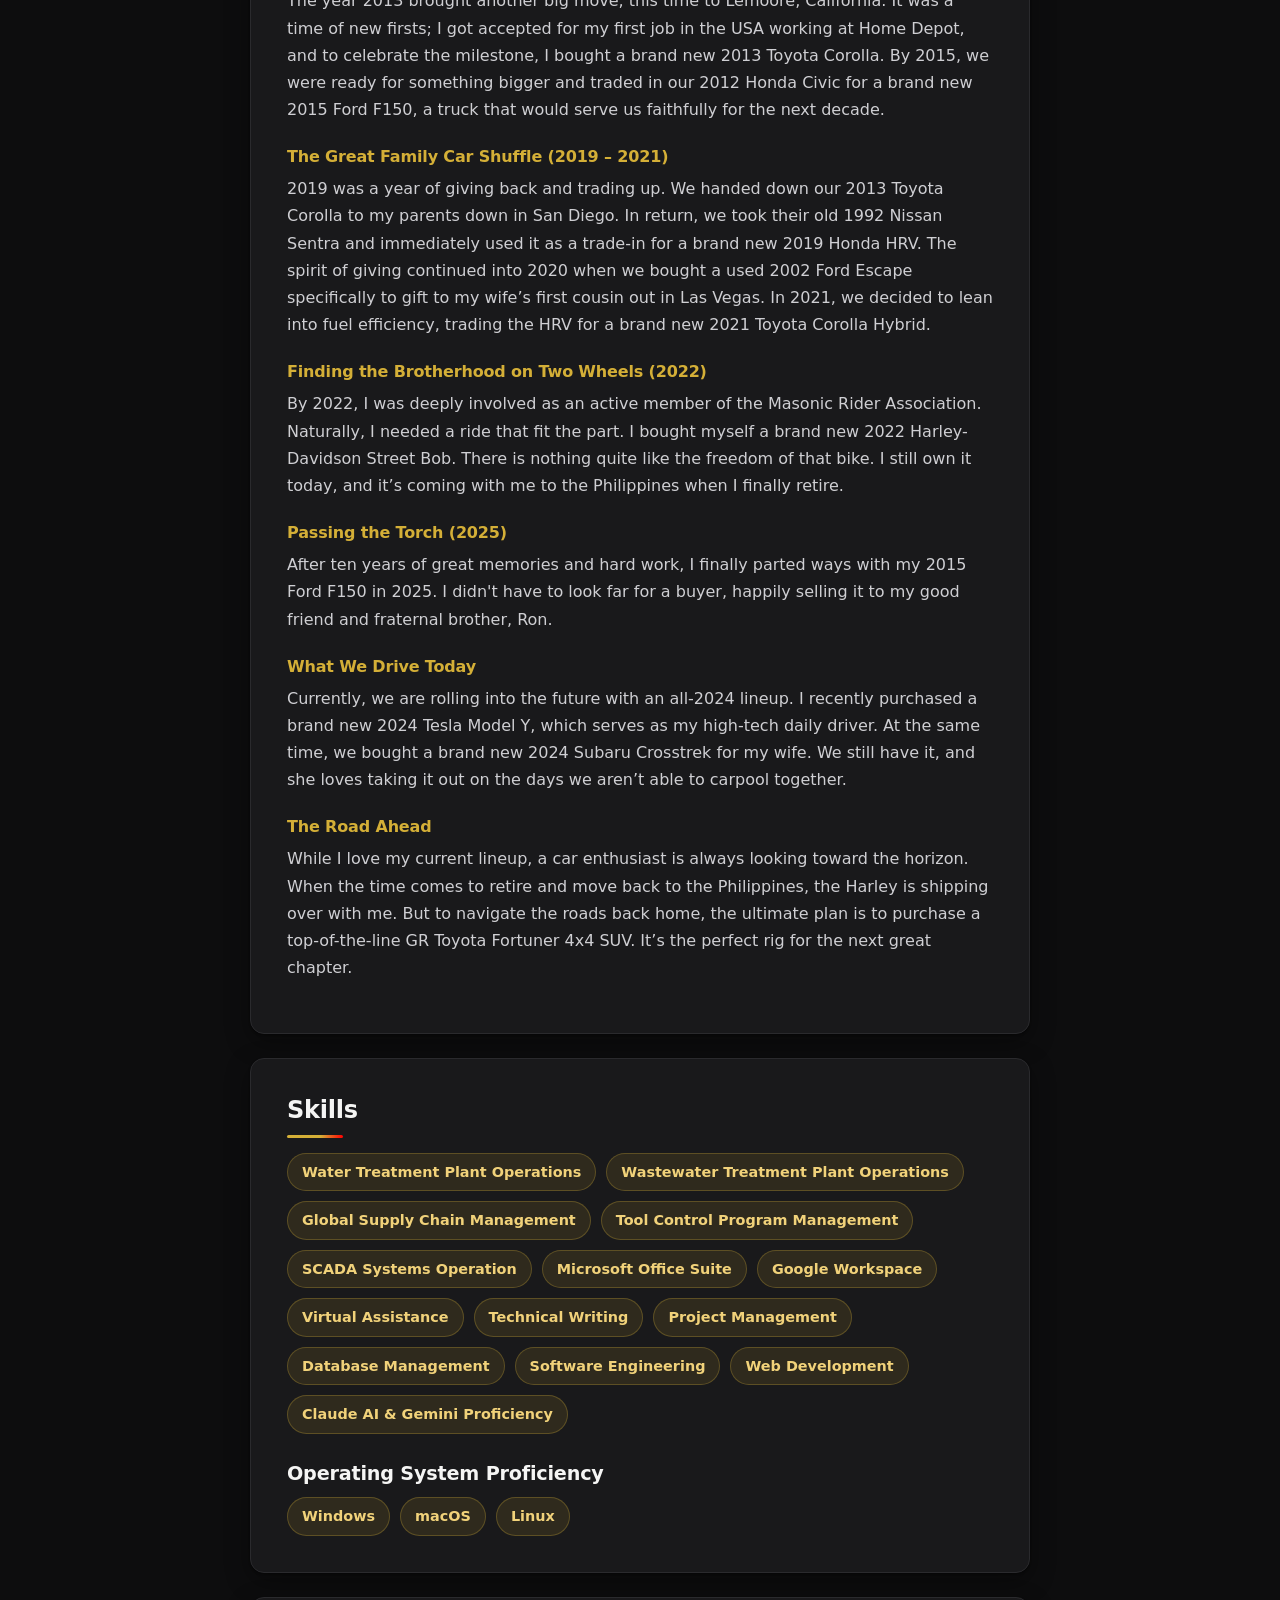
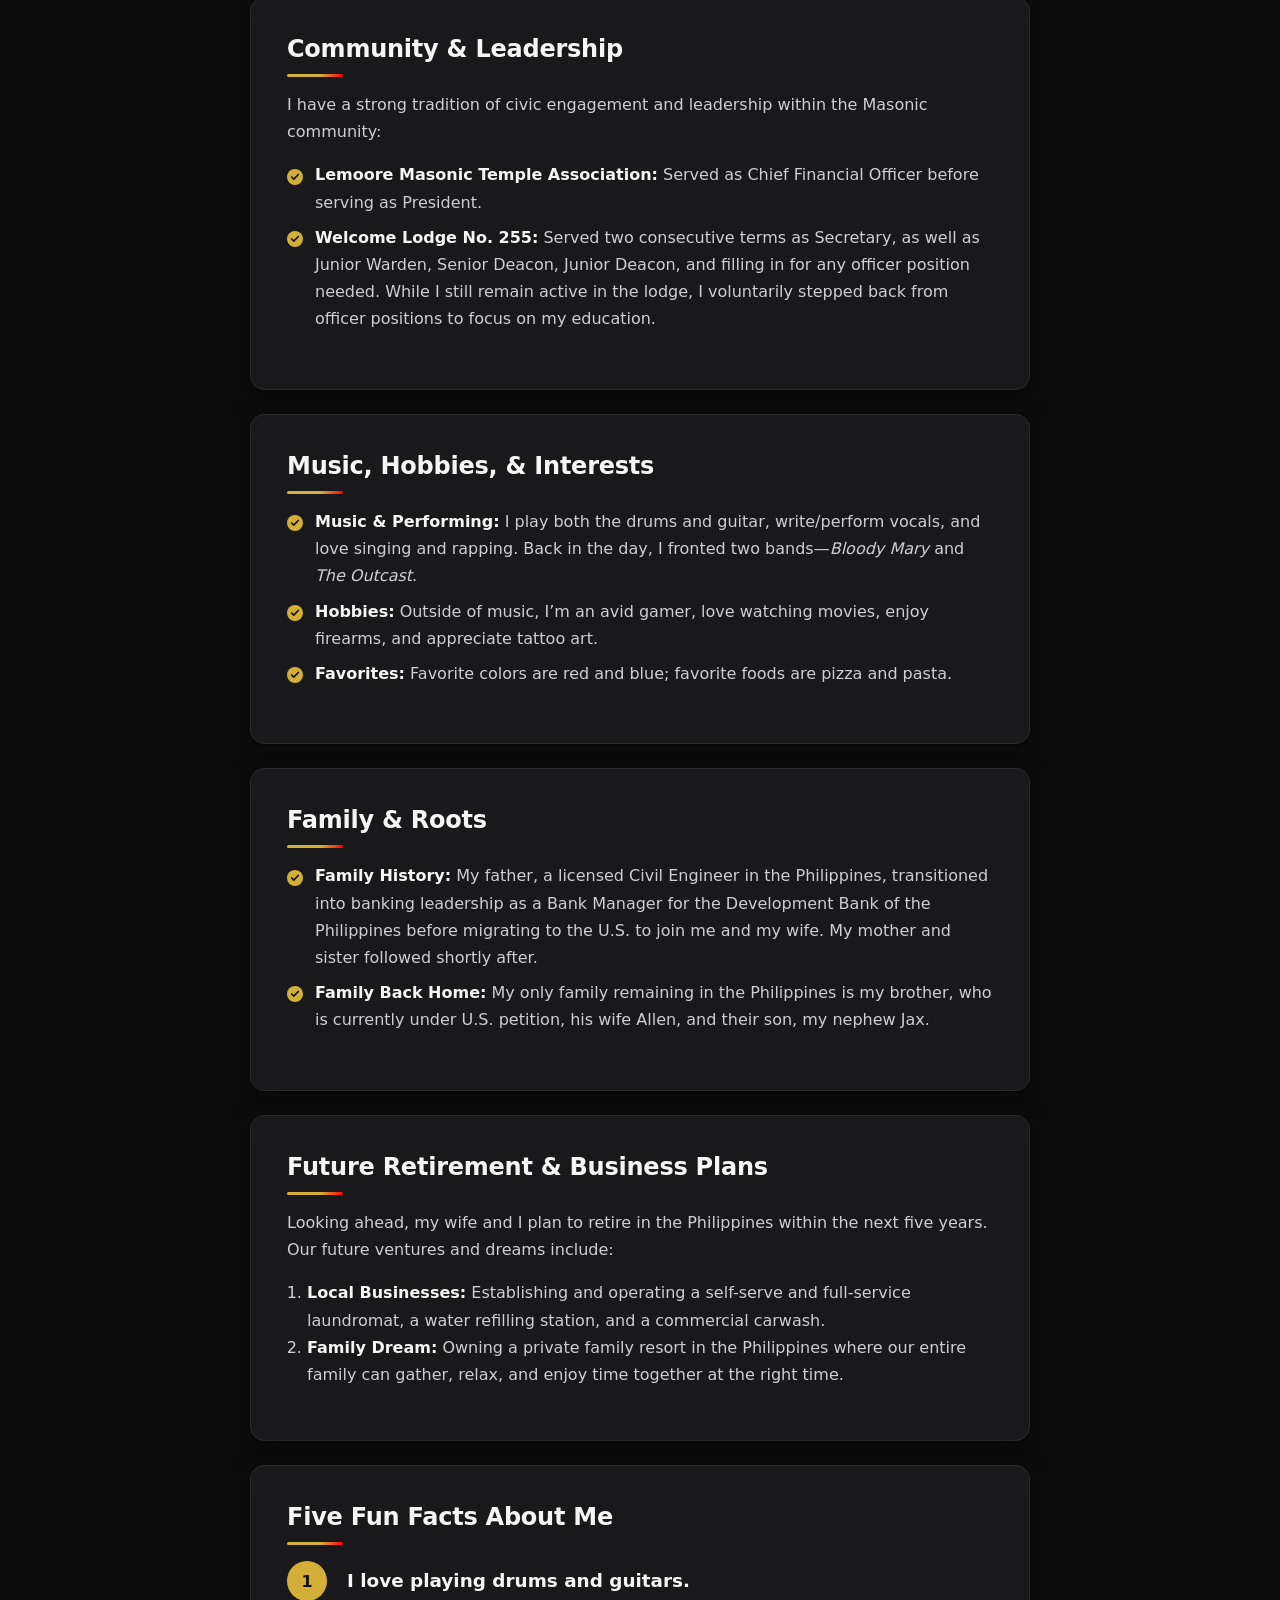
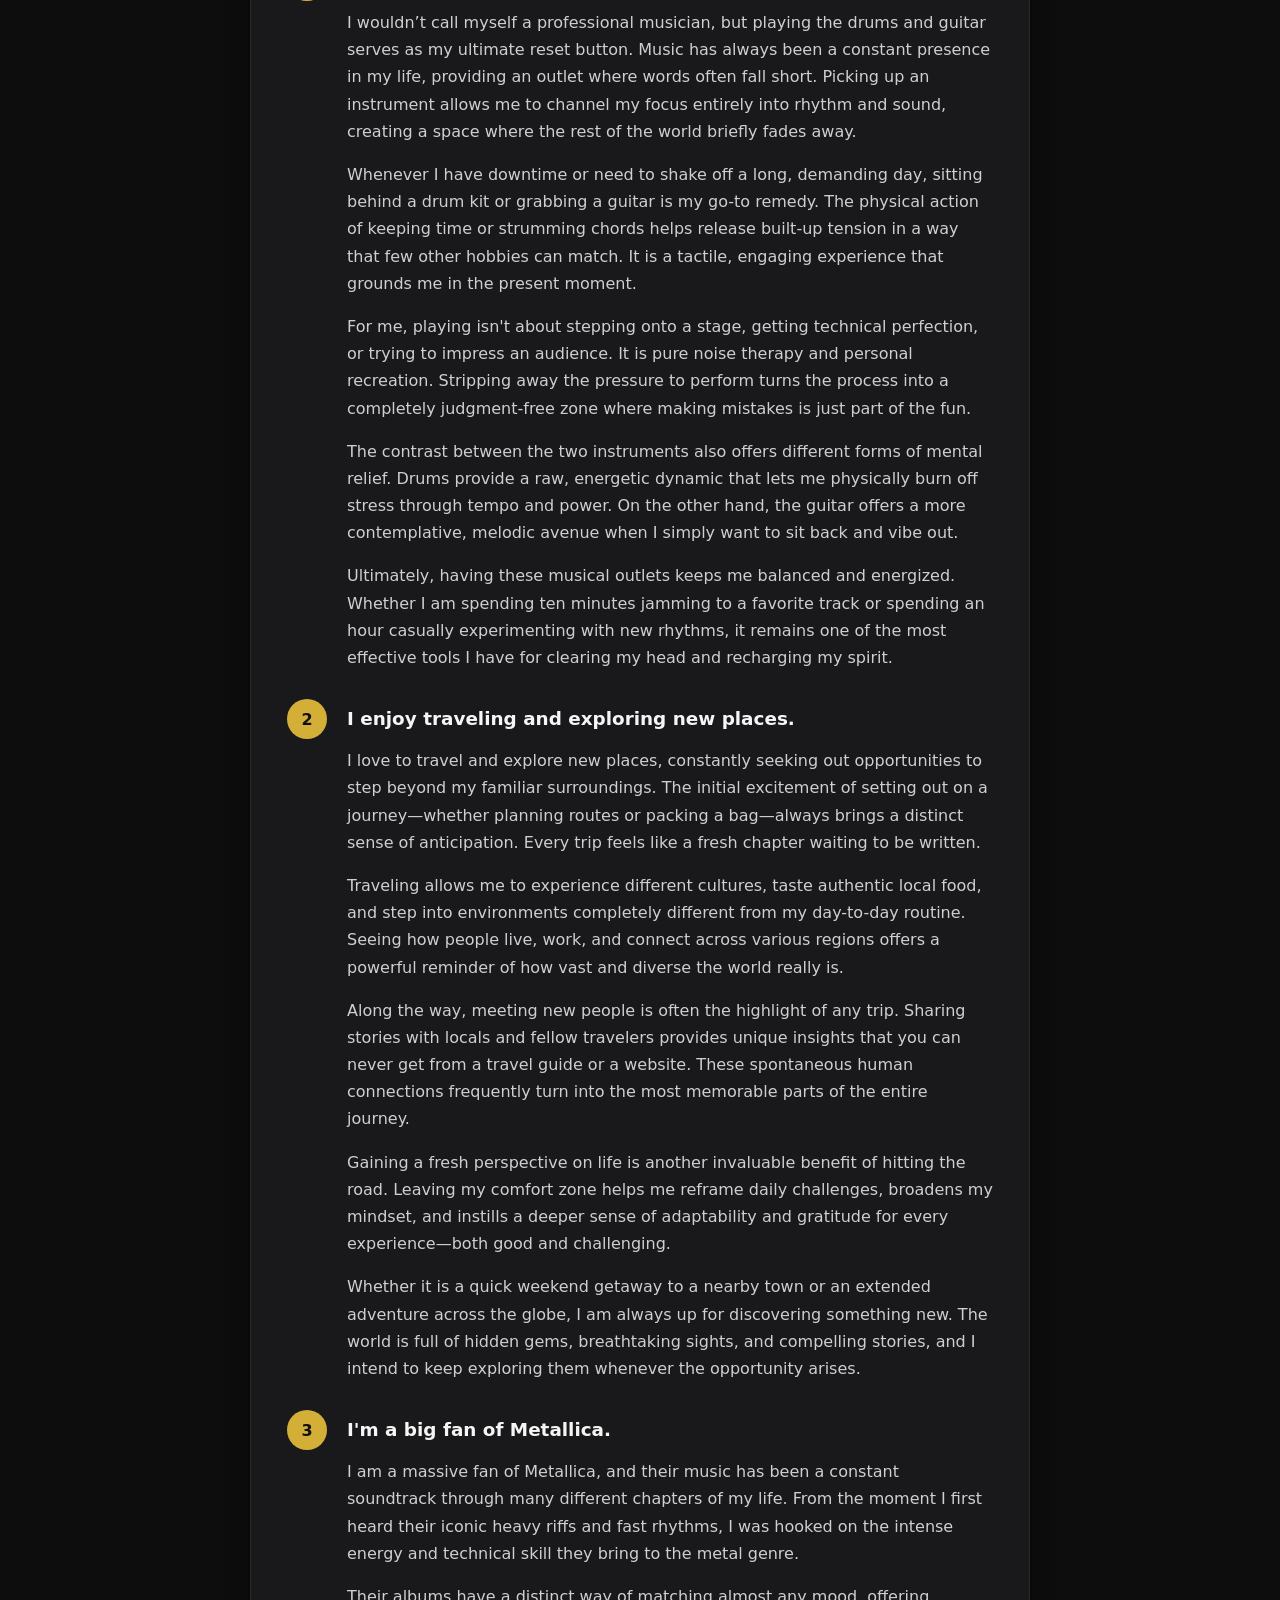
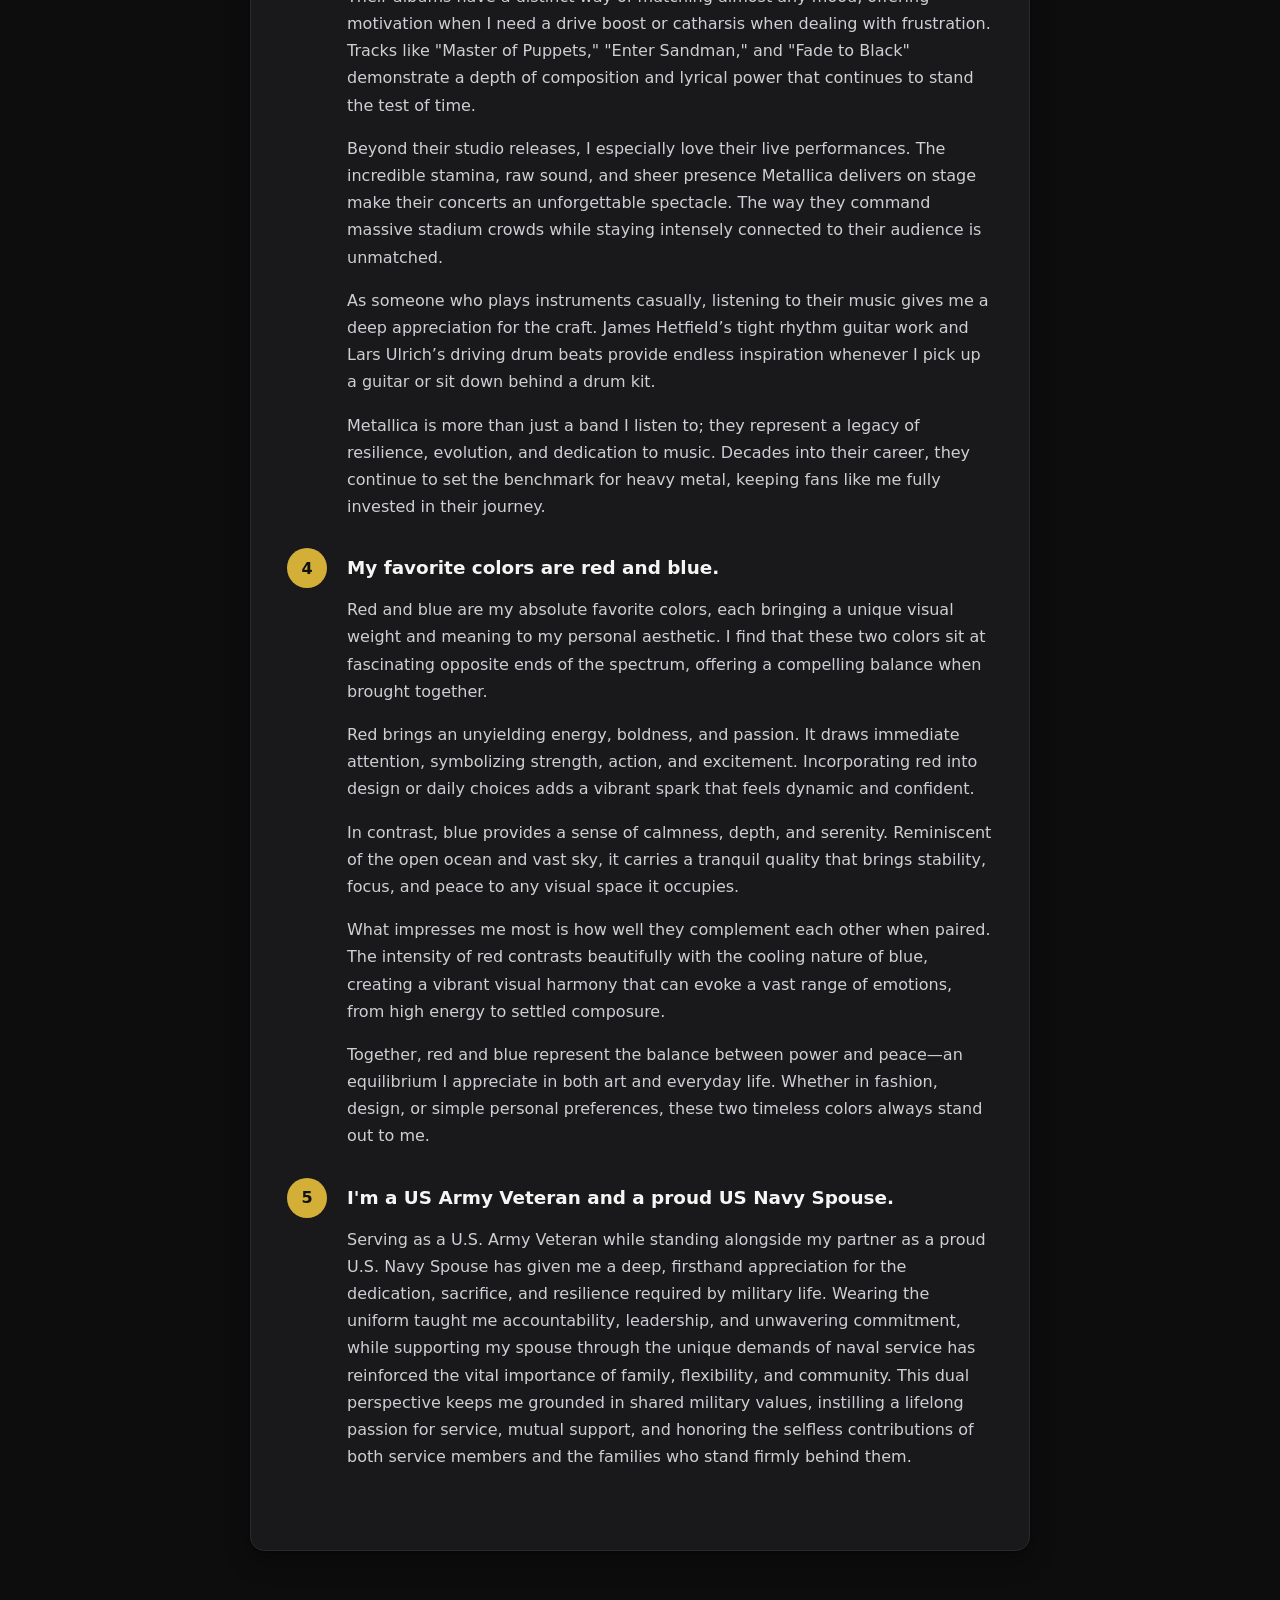
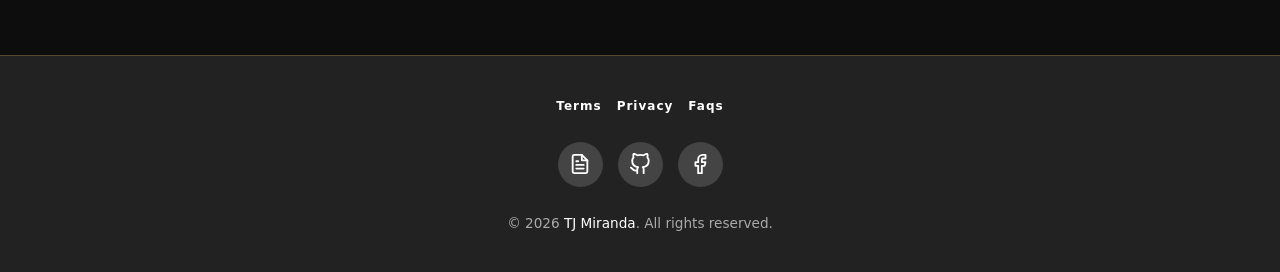
<file: about.html>
<!doctype html>
<html lang="en">
  <head>
    <meta charset="UTF-8" />
    <meta name="viewport" content="width=device-width, initial-scale=1.0" />
    <meta name="theme-color" content="#111112" />
    <title>About | TJ Miranda</title>
    <meta
      name="description"
      content="About TJ Miranda — U.S. Army Veteran, U.S. Navy spouse, federal Utility Systems Operator, and web developer."
    />
    <link rel="stylesheet" href="main.css" />
    <script src="main.js" defer></script>
  </head>
  <body>
    <a class="skip-link" href="#main">Skip to content</a>

    <header class="site-header">
      <div class="navbar">
        <a href="index.html" class="logo">
          <span class="logo-prefix">it's me</span>
          <span class="logo-name">TJ</span>
        </a>
        <button type="button" class="hamburger" aria-label="Open menu" aria-expanded="false" aria-controls="site-menu">
          <span class="bar"></span>
          <span class="bar"></span>
          <span class="bar"></span>
        </button>
      </div>
      <div class="menu-backdrop"></div>
      <nav id="site-menu" class="menu-panel" aria-label="Main" aria-hidden="true">
        <p class="menu-label">Menu</p>
        <ul class="nav-menu">
          <li><a href="index.html" class="nav-link">Home</a></li>
          <li><a href="about.html" class="nav-link" aria-current="page">About</a></li>
          <li><a href="services.html" class="nav-link">Services</a></li>
          <li><a href="resume.html" class="nav-link">My Resume</a></li>
          <li><a href="apps.html" class="nav-link">My Apps</a></li>
        </ul>
        <p class="menu-label">Help &amp; Legal</p>
        <ul class="nav-menu nav-menu--secondary">
          <li><a href="terms.html" class="nav-link">Terms</a></li>
          <li><a href="privacy.html" class="nav-link">Privacy</a></li>
          <li><a href="faqs.html" class="nav-link">Faqs</a></li>
        </ul>
        <a href="services.html#inquire-now" class="btn">Inquire Now</a>
      </nav>
    </header>

    <!-- Beta Announcement Top Bar -->
    <aside class="announcement-bar" aria-label="Beta Announcement">
      <div class="wrap announcement-bar__inner">
        <span class="announcement-pill">
          <svg viewBox="0 0 24 24" width="13" height="13" fill="currentColor" aria-hidden="true"><path d="M12 2l3.09 6.26L22 9.27l-5 4.87 1.18 6.88L12 17.77l-6.18 3.25L7 14.14 2 9.27l6.91-1.01L12 2z"/></svg>
          Beta Announcement
        </span>
        <span class="announcement-text">
          <strong>Geerho App (Beta) is now recruiting testers on Apple TestFlight!</strong> First 300 Founding Sellers get 0% commission &amp; 30 listings/mo.
        </span>
        <a href="index.html#geerho-announcement" class="announcement-link">View Announcement &rarr;</a>
      </div>
    </aside>

    <main id="main">
      <section id="bio" class="page-hero">
        <div class="wrap">
          <span class="eyebrow">About Me</span>
          <h1>Hello! I'm TJ Miranda</h1>
          <p>
            A passionate web developer and designer who specializes in creating
            responsive and user-friendly websites — and who also provides airport
            pickup and drop-off, secret services, and special handling and
            shipping in the Philippines.
          </p>
        </div>
      </section>

      <section class="section">
        <div class="wrap wrap--narrow">
          <article id="resume-summary" class="content-card">
            <h2>Professional Background &amp; Experience</h2>
            <p>
              Licensed <strong>Utility Systems Operator</strong> and
              <strong>US Army Reserve Veteran</strong> with over 10 years of
              combined federal civil service, defense contracting, and military
              logistics experience. Skilled in operating SCADA systems, conducting
              water/wastewater quality laboratory testing, and automating
              administrative workflows through software and database solutions.
            </p>

            <h3>Quick Highlights</h3>
            <ul class="check-list">
              <li><strong>Current Role:</strong> Utility Systems Operator (WG-5406-10) at NAVFAC NAS Lemoore</li>
              <li><strong>Certifications:</strong> California Water Treatment T2, Water Distribution D2, Wastewater WW1-OIT</li>
              <li><strong>Education:</strong> B.S. Computer Science | A.S. Information Technology (In Progress at West Hills College Lemoore)</li>
              <li><strong>Security Clearance:</strong> Active Secret Clearance</li>
            </ul>

            <div class="inline-links profile-links">
              <a href="resume.html" class="btn">View My Resume</a>
              <a href="https://www.linkedin.com/in/tracy-jon-miranda-77a0b33a9" target="_blank" rel="noopener noreferrer" class="btn">LinkedIn Profile</a>
              <a href="https://github.com/tjmiranda-student-0257381" target="_blank" rel="noopener noreferrer" class="btn">GitHub Profile</a>
            </div>
          </article>

          <!-- beginning of the video section -->
          <article id="video" class="content-card">
            <h2>My Graduation Video as USO Apprentice</h2>
            <div class="video-frame">
              <!-- the 'controls' attribute adds video controls, like play, pause, and volume -->
              <video controls preload="metadata">
                <source src="media/video.mp4" type="video/mp4" />
                Your browser does not support the video element.
              </video>
            </div>
          </article>
          <!--end of the video section-->

          <article id="biography" class="content-card clearfix">
            <h2>Biography</h2>
            <img src="images/tjm.png" alt="TJ Miranda" class="biopic" width="651" height="1152" />
            <p>
              A technology and music enthusiast from Oriental Mindoro,
              Philippines, I have always loved tinkering with computers. Back in
              the 1990s, my friend Jello and I spent endless hours coding together
              as tech pioneers in our province. Jello was an accounting major who
              was fantastic with numbers, as well as a talented pianist and bass
              player.
            </p>
            <p>
              After graduating with a BS in Computer Science, I moved to the
              United States. My career here shifted away from technology, and over
              time, my old programming skills in C++, Visual Basic, and COBOL
              faded until I forgot how to code. I tried getting back into it with
              PHP and MySQL, but I lost my appetite for manual coding once AI came
              along. Lately, I have been leaning on AI to help build my personal
              projects, even if I have been a bit lazy with them.
            </p>
            <p>
              With retirement just a few years away, I recently went back to
              college to get familiar with coding again. I am getting a little
              forgetful, so studying programming helps sharpen my memory while
              letting me enjoy the fun of learning and relearning. When I am not
              at my computer, I still love playing basic guitar and drums to keep
              my mind active and creative.
            </p>

            <div class="bio-journey">
              <h3>My Journey in Miles: The Cars (and Bike) That Moved Us</h3>
              <img src="images/tjm3.PNG" alt="TJ Miranda" class="biopic biopic--left" width="768" height="1389" loading="lazy" />
              <p>
                Life is an incredible journey, and when I look back at the
                chapters of my life, I can often measure them by the vehicles that
                got me there. From our humble beginnings on an island to setting
                roots in California, here is the story of the rides that have been
                part of the family.
              </p>

              <h4>Where It All Began: The Saipan Days (2007)</h4>
              <p>
                The story starts in 2007 in Saipan, the year my wife and I got
                married. We were just starting our lives together and needed a way
                to get around, leading us to our first-ever car: a used 2003 Mazda
                3. We didn’t have much at the time, and I have to give a massive
                shoutout to my fraternal brother, VW Loloy, who lent us the $500 we
                needed to cover the downpayment. That car meant the world to us,
                but our time with it was short. When my wife received her orders to
                leave Saipan for basic training in the US Navy, we had to let it
                go, eventually selling it to a local Korean taxi driver.
              </p>

              <h4>The California Transition (2008 – 2012)</h4>
              <p>
                In 2008, military orders relocated my wife to San Diego,
                California, where she picked up a used 2002 Ford Focus to navigate
                the city. I followed her out to San Diego shortly after and bought
                myself a used 2003 Ford Explorer. Those early California years were
                all about establishing ourselves. We eventually sold the Explorer in
                2011, and a year later, in 2012, we traded in the trusty Ford Focus
                for our first brand new car—a 2012 Honda Civic.
              </p>

              <h4>New Beginnings in Lemoore (2013 – 2015)</h4>
              <p>
                The year 2013 brought another big move, this time to Lemoore,
                California. It was a time of new firsts; I got accepted for my
                first job in the USA working at Home Depot, and to celebrate the
                milestone, I bought a brand new 2013 Toyota Corolla. By 2015, we
                were ready for something bigger and traded in our 2012 Honda Civic
                for a brand new 2015 Ford F150, a truck that would serve us
                faithfully for the next decade.
              </p>

              <h4>The Great Family Car Shuffle (2019 – 2021)</h4>
              <p>
                2019 was a year of giving back and trading up. We handed down our
                2013 Toyota Corolla to my parents down in San Diego. In return, we
                took their old 1992 Nissan Sentra and immediately used it as a
                trade-in for a brand new 2019 Honda HRV. The spirit of giving
                continued into 2020 when we bought a used 2002 Ford Escape
                specifically to gift to my wife’s first cousin out in Las Vegas. In
                2021, we decided to lean into fuel efficiency, trading the HRV for a
                brand new 2021 Toyota Corolla Hybrid.
              </p>

              <h4>Finding the Brotherhood on Two Wheels (2022)</h4>
              <p>
                By 2022, I was deeply involved as an active member of the Masonic
                Rider Association. Naturally, I needed a ride that fit the part. I
                bought myself a brand new 2022 Harley-Davidson Street Bob. There is
                nothing quite like the freedom of that bike. I still own it today,
                and it’s coming with me to the Philippines when I finally retire.
              </p>

              <h4>Passing the Torch (2025)</h4>
              <p>
                After ten years of great memories and hard work, I finally parted
                ways with my 2015 Ford F150 in 2025. I didn't have to look far for a
                buyer, happily selling it to my good friend and fraternal brother,
                Ron.
              </p>

              <h4>What We Drive Today</h4>
              <p>
                Currently, we are rolling into the future with an all-2024 lineup.
                I recently purchased a brand new 2024 Tesla Model Y, which serves as
                my high-tech daily driver. At the same time, we bought a brand new
                2024 Subaru Crosstrek for my wife. We still have it, and she loves
                taking it out on the days we aren’t able to carpool together.
              </p>

              <h4>The Road Ahead</h4>
              <p>
                While I love my current lineup, a car enthusiast is always looking
                toward the horizon. When the time comes to retire and move back to
                the Philippines, the Harley is shipping over with me. But to
                navigate the roads back home, the ultimate plan is to purchase a
                top-of-the-line GR Toyota Fortuner 4x4 SUV. It’s the perfect rig for
                the next great chapter.
              </p>
            </div>
          </article>

          <article id="skills" class="content-card">
            <h2>Skills</h2>
            <ul class="pill-list">
              <li>Water Treatment Plant Operations</li>
              <li>Wastewater Treatment Plant Operations</li>
              <li>Global Supply Chain Management</li>
              <li>Tool Control Program Management</li>
              <li>SCADA Systems Operation</li>
              <li>Microsoft Office Suite</li>
              <li>Google Workspace</li>
              <li>Virtual Assistance</li>
              <li>Technical Writing</li>
              <li>Project Management</li>
              <li>Database Management</li>
              <li>Software Engineering</li>
              <li>Web Development</li>
              <li>Claude AI &amp; Gemini Proficiency</li>
            </ul>

            <h3 style="margin-top: 28px;">Operating System Proficiency</h3>
            <ul class="pill-list">
              <li>Windows</li>
              <li>macOS</li>
              <li>Linux</li>
            </ul>
          </article>

          <article id="community" class="content-card">
            <h2>Community &amp; Leadership</h2>
            <p>
              I have a strong tradition of civic engagement and leadership within
              the Masonic community:
            </p>
            <ul class="check-list">
              <li>
                <strong>Lemoore Masonic Temple Association:</strong> Served as
                Chief Financial Officer before serving as President.
              </li>
              <li>
                <strong>Welcome Lodge No. 255:</strong> Served two consecutive
                terms as Secretary, as well as Junior Warden, Senior Deacon,
                Junior Deacon, and filling in for any officer position needed.
                While I still remain active in the lodge, I voluntarily stepped
                back from officer positions to focus on my education.
              </li>
            </ul>
          </article>

          <article id="interests" class="content-card">
            <h2>Music, Hobbies, &amp; Interests</h2>
            <ul class="check-list">
              <li>
                <strong>Music &amp; Performing:</strong> I play both the drums and
                guitar, write/perform vocals, and love singing and rapping. Back
                in the day, I fronted two bands—<em>Bloody Mary</em> and
                <em>The Outcast</em>.
              </li>
              <li>
                <strong>Hobbies:</strong> Outside of music, I’m an avid gamer,
                love watching movies, enjoy firearms, and appreciate tattoo art.
              </li>
              <li>
                <strong>Favorites:</strong> Favorite colors are red and blue;
                favorite foods are pizza and pasta.
              </li>
            </ul>
          </article>

          <article id="family" class="content-card">
            <h2>Family &amp; Roots</h2>
            <ul class="check-list">
              <li>
                <strong>Family History:</strong> My father, a licensed Civil
                Engineer in the Philippines, transitioned into banking leadership
                as a Bank Manager for the Development Bank of the Philippines
                before migrating to the U.S. to join me and my wife. My mother and
                sister followed shortly after.
              </li>
              <li>
                <strong>Family Back Home:</strong> My only family remaining in the
                Philippines is my brother, who is currently under U.S. petition,
                his wife Allen, and their son, my nephew Jax.
              </li>
            </ul>
          </article>

          <article id="future" class="content-card">
            <h2>Future Retirement &amp; Business Plans</h2>
            <p>
              Looking ahead, my wife and I plan to retire in the Philippines
              within the next five years. Our future ventures and dreams include:
            </p>
            <ol>
              <li>
                <strong>Local Businesses:</strong> Establishing and operating a
                self-serve and full-service laundromat, a water refilling station,
                and a commercial carwash.
              </li>
              <li>
                <strong>Family Dream:</strong> Owning a private family resort in
                the Philippines where our entire family can gather, relax, and
                enjoy time together at the right time.
              </li>
            </ol>
          </article>

          <article id="fun-facts" class="content-card">
            <h2>Five Fun Facts About Me</h2>
            <ol class="fun-facts">
              <li id="music">
                <a href="about.html#music"><strong>I love playing drums and guitars.</strong></a>
                <p>
                  I wouldn’t call myself a professional musician, but playing the
                  drums and guitar serves as my ultimate reset button. Music has
                  always been a constant presence in my life, providing an outlet
                  where words often fall short. Picking up an instrument allows me
                  to channel my focus entirely into rhythm and sound, creating a
                  space where the rest of the world briefly fades away.
                </p>
                <p>
                  Whenever I have downtime or need to shake off a long, demanding
                  day, sitting behind a drum kit or grabbing a guitar is my go-to
                  remedy. The physical action of keeping time or strumming chords
                  helps release built-up tension in a way that few other hobbies
                  can match. It is a tactile, engaging experience that grounds me
                  in the present moment.
                </p>
                <p>
                  For me, playing isn't about stepping onto a stage, getting
                  technical perfection, or trying to impress an audience. It is
                  pure noise therapy and personal recreation. Stripping away the
                  pressure to perform turns the process into a completely
                  judgment-free zone where making mistakes is just part of the
                  fun.
                </p>
                <p>
                  The contrast between the two instruments also offers different
                  forms of mental relief. Drums provide a raw, energetic dynamic
                  that lets me physically burn off stress through tempo and power.
                  On the other hand, the guitar offers a more contemplative,
                  melodic avenue when I simply want to sit back and vibe out.
                </p>
                <p>
                  Ultimately, having these musical outlets keeps me balanced and
                  energized. Whether I am spending ten minutes jamming to a
                  favorite track or spending an hour casually experimenting with
                  new rhythms, it remains one of the most effective tools I have
                  for clearing my head and recharging my spirit.
                </p>
              </li>

              <li id="travel">
                <a href="about.html#travel"><strong>I enjoy traveling and exploring new places.</strong></a>
                <p>
                  I love to travel and explore new places, constantly seeking out
                  opportunities to step beyond my familiar surroundings. The
                  initial excitement of setting out on a journey—whether planning
                  routes or packing a bag—always brings a distinct sense of
                  anticipation. Every trip feels like a fresh chapter waiting to
                  be written.
                </p>
                <p>
                  Traveling allows me to experience different cultures, taste
                  authentic local food, and step into environments completely
                  different from my day-to-day routine. Seeing how people live,
                  work, and connect across various regions offers a powerful
                  reminder of how vast and diverse the world really is.
                </p>
                <p>
                  Along the way, meeting new people is often the highlight of any
                  trip. Sharing stories with locals and fellow travelers provides
                  unique insights that you can never get from a travel guide or a
                  website. These spontaneous human connections frequently turn
                  into the most memorable parts of the entire journey.
                </p>
                <p>
                  Gaining a fresh perspective on life is another invaluable
                  benefit of hitting the road. Leaving my comfort zone helps me
                  reframe daily challenges, broadens my mindset, and instills a
                  deeper sense of adaptability and gratitude for every
                  experience—both good and challenging.
                </p>
                <p>
                  Whether it is a quick weekend getaway to a nearby town or an
                  extended adventure across the globe, I am always up for
                  discovering something new. The world is full of hidden gems,
                  breathtaking sights, and compelling stories, and I intend to
                  keep exploring them whenever the opportunity arises.
                </p>
              </li>

              <li id="favorite_band">
                <a href="about.html#favorite_band"><strong>I'm a big fan of Metallica.</strong></a>
                <p>
                  I am a massive fan of Metallica, and their music has been a
                  constant soundtrack through many different chapters of my life.
                  From the moment I first heard their iconic heavy riffs and fast
                  rhythms, I was hooked on the intense energy and technical skill
                  they bring to the metal genre.
                </p>
                <p>
                  Their albums have a distinct way of matching almost any mood,
                  offering motivation when I need a drive boost or catharsis when
                  dealing with frustration. Tracks like "Master of Puppets,"
                  "Enter Sandman," and "Fade to Black" demonstrate a depth of composition
                  and lyrical power that continues to stand the test of time.
                </p>
                <p>
                  Beyond their studio releases, I especially love their live
                  performances. The incredible stamina, raw sound, and sheer
                  presence Metallica delivers on stage make their concerts an
                  unforgettable spectacle. The way they command massive stadium
                  crowds while staying intensely connected to their audience is
                  unmatched.
                </p>
                <p>
                  As someone who plays instruments casually, listening to their
                  music gives me a deep appreciation for the craft. James
                  Hetfield’s tight rhythm guitar work and Lars Ulrich’s driving
                  drum beats provide endless inspiration whenever I pick up a
                  guitar or sit down behind a drum kit.
                </p>
                <p>
                  Metallica is more than just a band I listen to; they represent a
                  legacy of resilience, evolution, and dedication to music.
                  Decades into their career, they continue to set the benchmark
                  for heavy metal, keeping fans like me fully invested in their
                  journey.
                </p>
              </li>

              <li id="colors">
                <a href="about.html#colors"><strong>My favorite colors are red and blue.</strong></a>
                <p>
                  Red and blue are my absolute favorite colors, each bringing a
                  unique visual weight and meaning to my personal aesthetic. I
                  find that these two colors sit at fascinating opposite ends of
                  the spectrum, offering a compelling balance when brought
                  together.
                </p>
                <p>
                  Red brings an unyielding energy, boldness, and passion. It draws
                  immediate attention, symbolizing strength, action, and
                  excitement. Incorporating red into design or daily choices adds
                  a vibrant spark that feels dynamic and confident.
                </p>
                <p>
                  In contrast, blue provides a sense of calmness, depth, and
                  serenity. Reminiscent of the open ocean and vast sky, it carries
                  a tranquil quality that brings stability, focus, and peace to
                  any visual space it occupies.
                </p>
                <p>
                  What impresses me most is how well they complement each other
                  when paired. The intensity of red contrasts beautifully with the
                  cooling nature of blue, creating a vibrant visual harmony that
                  can evoke a vast range of emotions, from high energy to settled
                  composure.
                </p>
                <p>
                  Together, red and blue represent the balance between power and
                  peace—an equilibrium I appreciate in both art and everyday life.
                  Whether in fashion, design, or simple personal preferences,
                  these two timeless colors always stand out to me.
                </p>
              </li>

              <li id="military">
                <a href="about.html#military"><strong>I'm a US Army Veteran and a proud US Navy Spouse.</strong></a>
                <p>Serving as a U.S. Army Veteran while standing alongside my partner as a proud U.S. Navy Spouse has given me a deep, firsthand appreciation for the dedication, sacrifice, and resilience required by military life. Wearing the uniform taught me accountability, leadership, and unwavering commitment, while supporting my spouse through the unique demands of naval service has reinforced the vital importance of family, flexibility, and community. This dual perspective keeps me grounded in shared military values, instilling a lifelong passion for service, mutual support, and honoring the selfless contributions of both service members and the families who stand firmly behind them.</p>
              </li>
            </ol>
          </article>
        </div>
      </section>
    </main>

    <footer>
      <div class="footer-faqs" style="display: flex; justify-content: center; gap: 15px; flex-wrap: wrap;">
        <a href="terms.html">Terms</a>
        <a href="privacy.html">Privacy</a>
        <a href="faqs.html">Faqs</a>
      </div>
      
      <div class="footer-icons">
        <!-- Resume Icon -->
        <a href="resume.html" class="circle-icon resume-icon" aria-label="Resume">
          <svg viewBox="0 0 24 24" fill="none" stroke="currentColor" stroke-width="2" stroke-linecap="round" stroke-linejoin="round" class="social-svg">
            <path d="M14 2H6a2 2 0 0 0-2 2v16a2 2 0 0 0 2 2h12a2 2 0 0 0 2-2V8z"></path>
            <polyline points="14 2 14 8 20 8"></polyline>
            <line x1="16" y1="13" x2="8" y2="13"></line>
            <line x1="16" y1="17" x2="8" y2="17"></line>
            <line x1="10" y1="9" x2="8" y2="9"></line>
          </svg>
        </a>
        
        <!-- GitHub Icon -->
        <a href="https://github.com/tjmiranda-student-0257381" target="_blank" rel="noopener noreferrer" class="circle-icon github-icon" aria-label="GitHub">
          <svg viewBox="0 0 24 24" fill="none" stroke="currentColor" stroke-width="2" stroke-linecap="round" stroke-linejoin="round" class="social-svg">
            <path d="M9 19c-5 1.5-5-2.5-7-3m14 6v-3.87a3.37 3.37 0 0 0-.94-2.61c3.14-.35 6.44-1.54 6.44-7A5.44 5.44 0 0 0 20 4.77 5.07 5.07 0 0 0 19.91 1S18.73.65 16 2.48a13.38 13.38 0 0 0-7 0C6.27.65 5.09 1 5.09 1A5.07 5.07 0 0 0 5 4.77a5.44 5.44 0 0 0-1.5 3.78c0 5.42 3.3 6.61 6.44 7A3.37 3.37 0 0 0 9 18.13V22"></path>
          </svg>
        </a>

        <!-- Facebook Icon -->
        <a href="https://www.facebook.com/nomoreneym" target="_blank" rel="noopener noreferrer" class="circle-icon fb-icon" aria-label="Facebook">
          <svg viewBox="0 0 24 24" fill="none" stroke="currentColor" stroke-width="2" stroke-linecap="round" stroke-linejoin="round" class="social-svg">
            <path d="M18 2h-3a5 5 0 0 0-5 5v3H7v4h3v8h4v-8h3l1-4h-4V7a1 1 0 0 1 1-1h3z"></path>
          </svg>
        </a>
      </div>
      <p>&copy; 2026 <a href="https://tjmiranda.com" target="_blank" rel="noopener noreferrer">TJ Miranda</a>. All rights reserved.</p>
    </footer>
  </body>
</html>
</file>
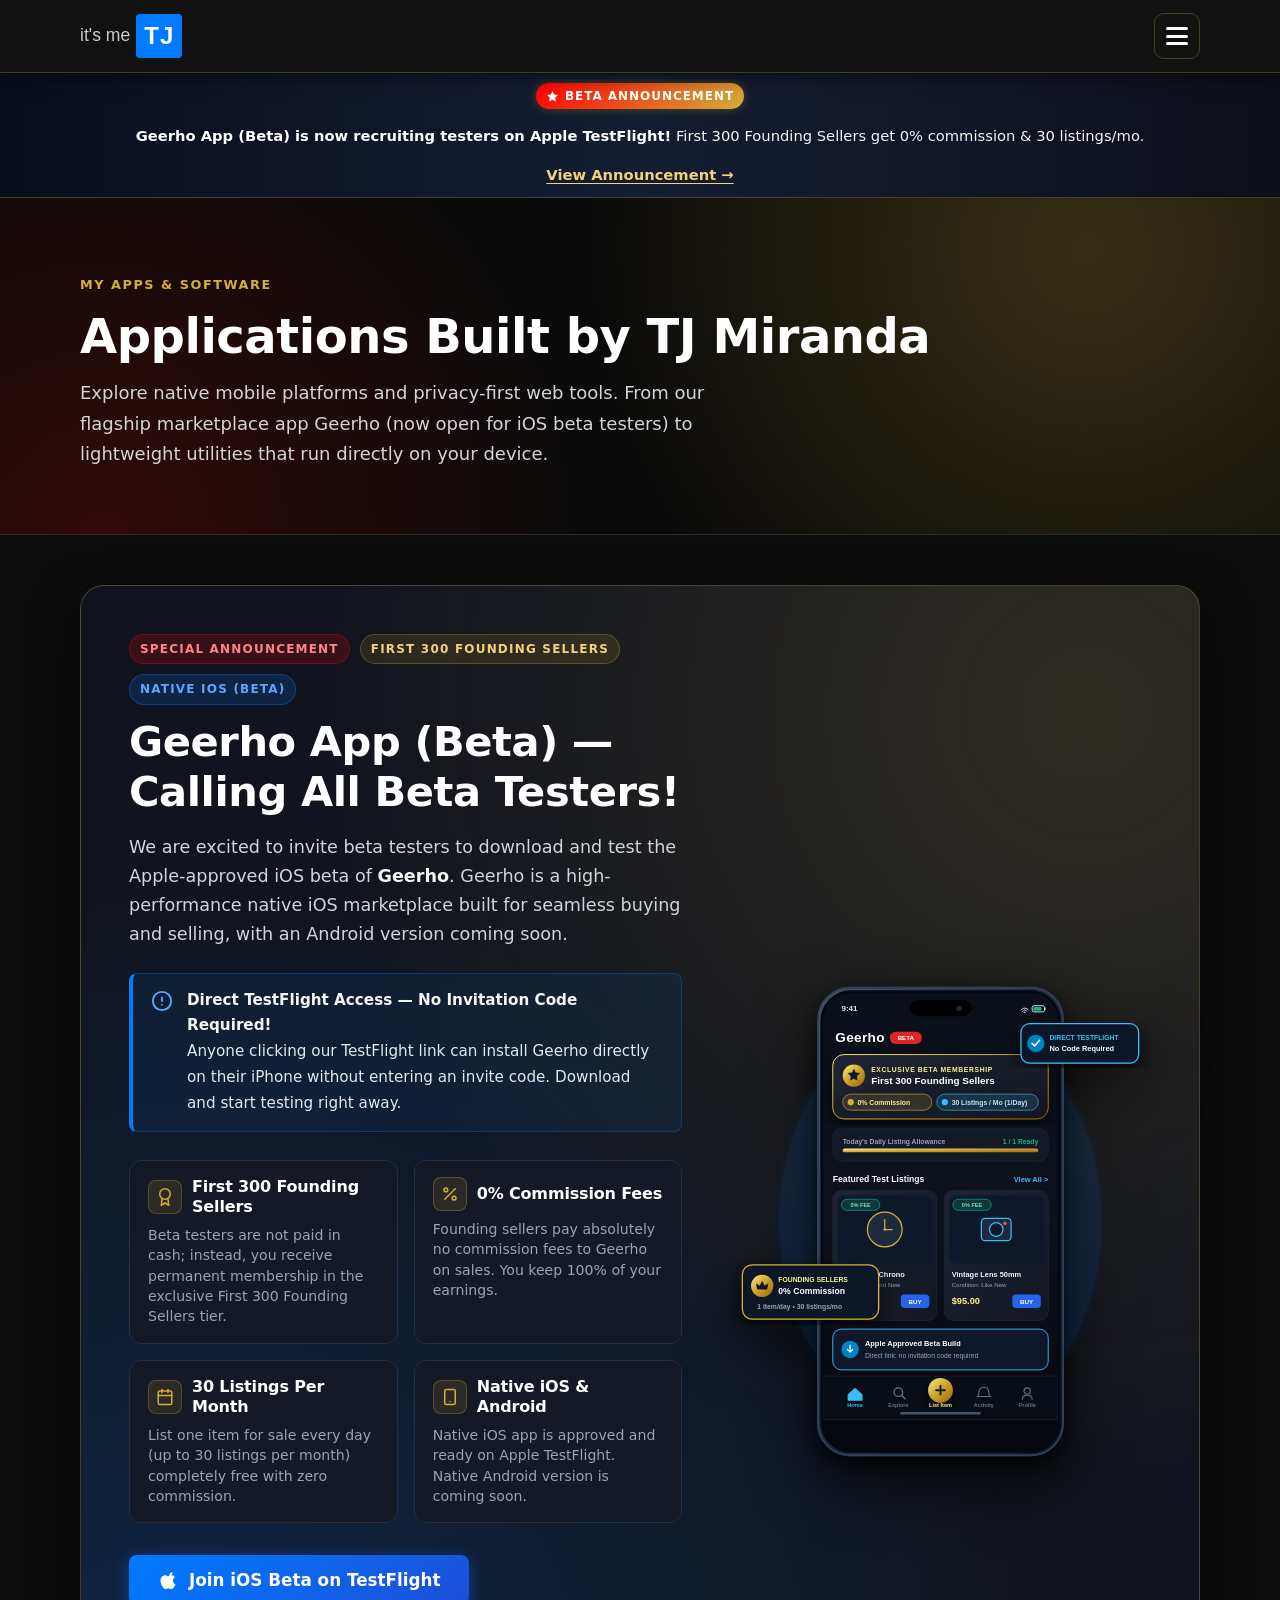
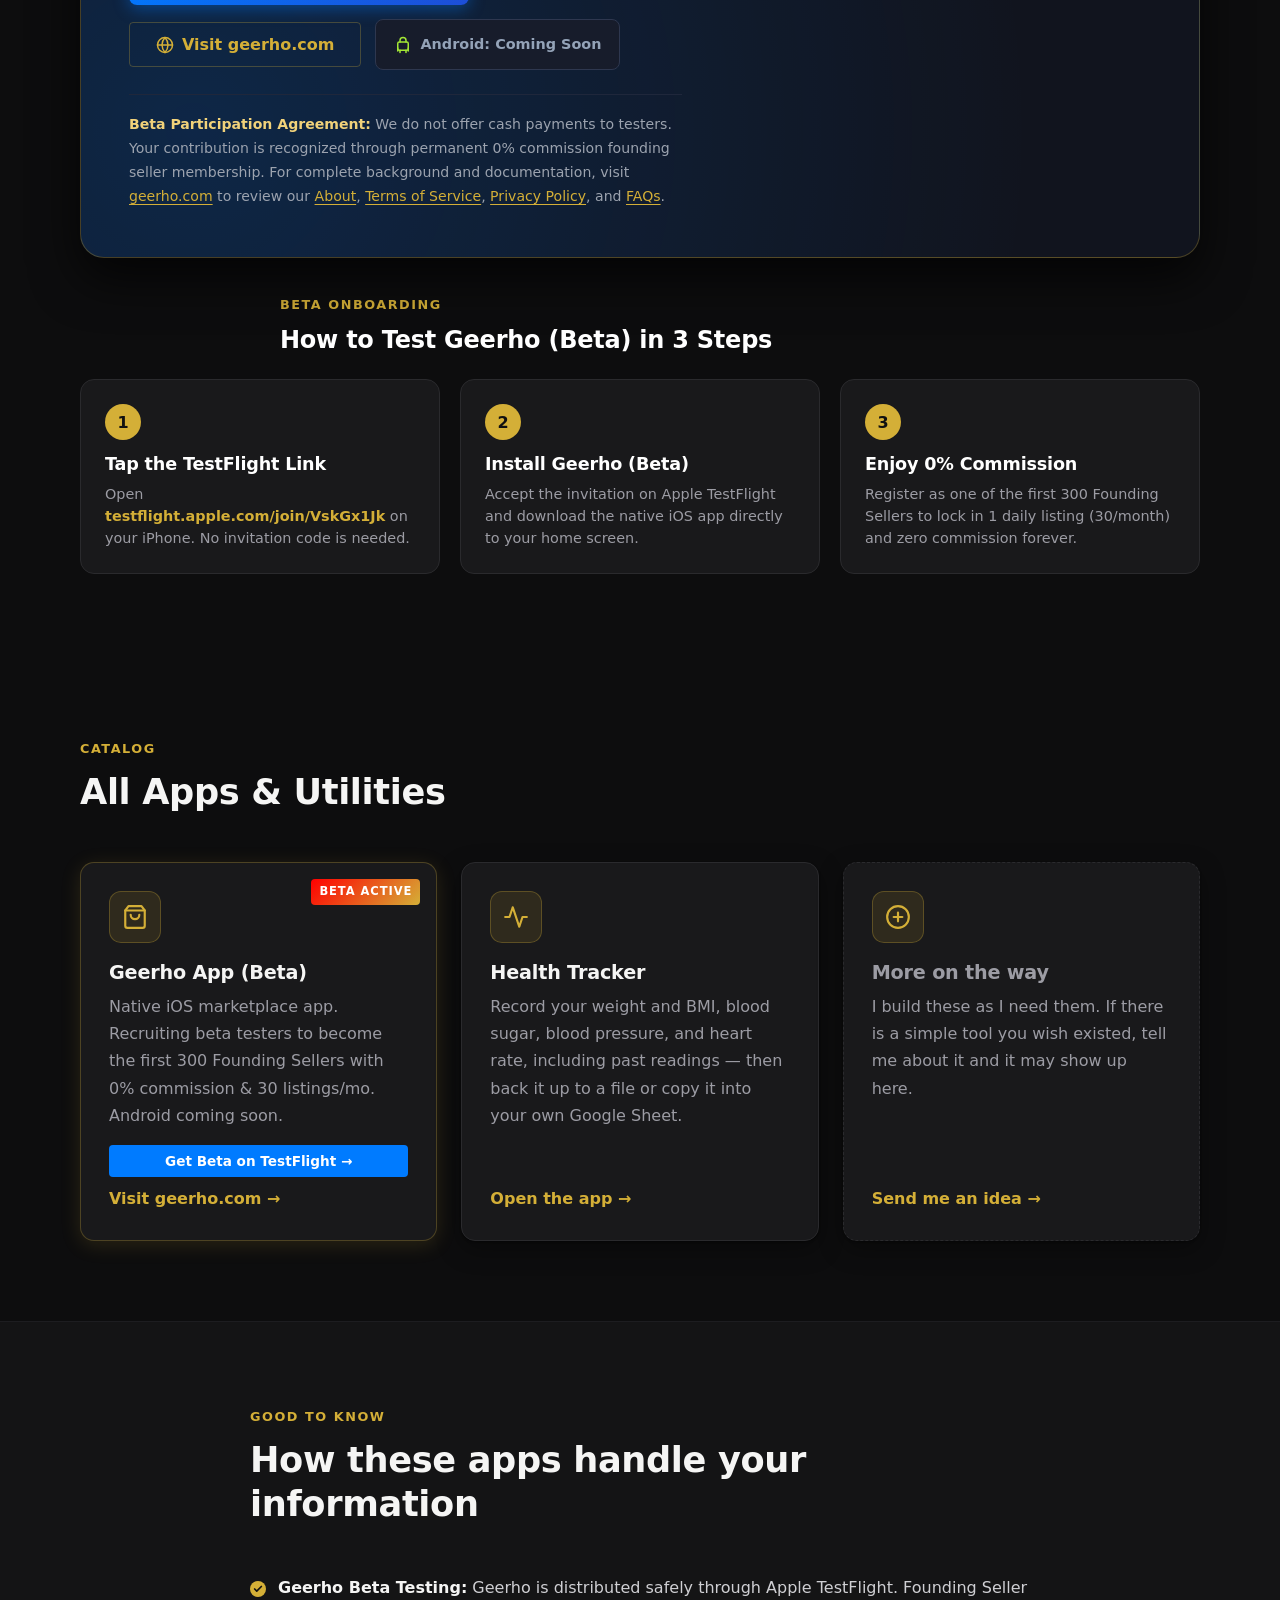
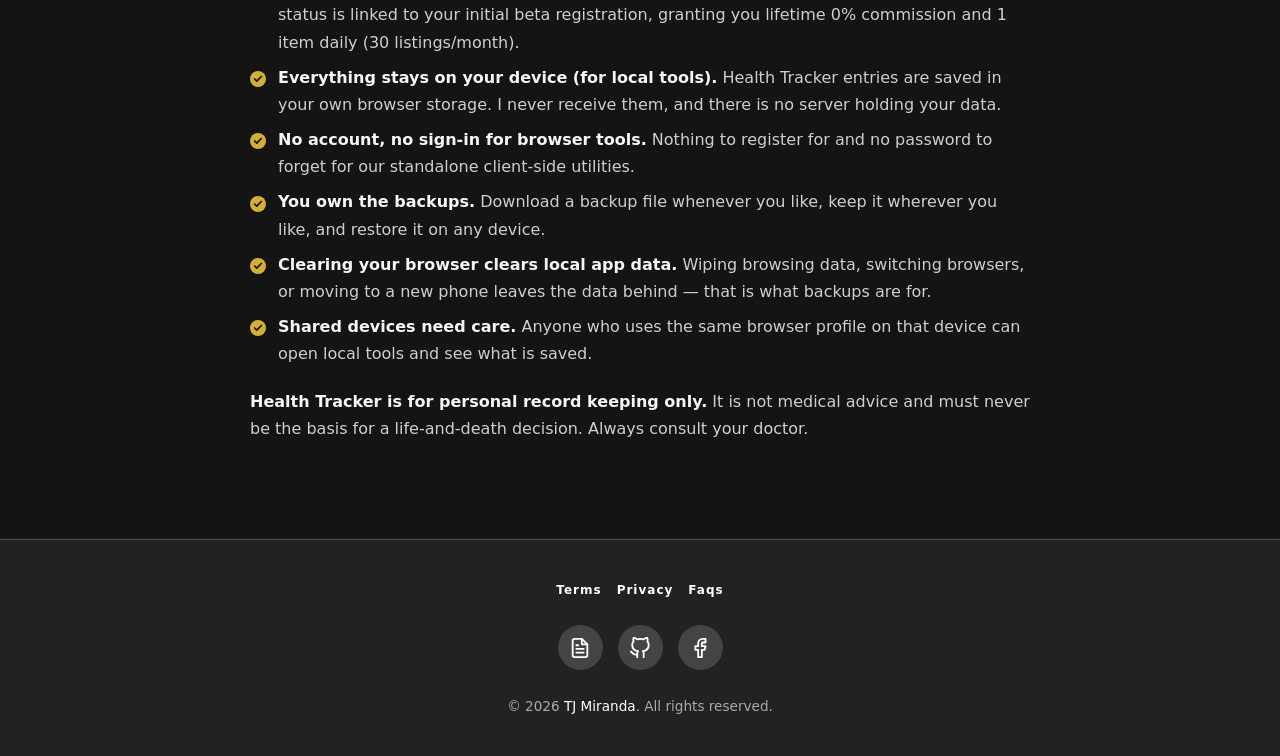
<file: apps.html>
<!doctype html>
<html lang="en">
  <head>
    <meta charset="UTF-8" />
    <meta name="viewport" content="width=device-width, initial-scale=1.0" />
    <meta name="theme-color" content="#111112" />
    <title>My Apps | TJ Miranda</title>
    <meta
      name="description"
      content="Free browser-based apps by TJ Miranda. They run entirely on your device, need no account, and store nothing on a server."
    />
    <link rel="stylesheet" href="main.css" />
    <script src="main.js" defer></script>
  </head>
  <body>
    <a class="skip-link" href="#main">Skip to content</a>

    <header class="site-header">
      <div class="navbar">
        <a href="index.html" class="logo">
          <span class="logo-prefix">it's me</span>
          <span class="logo-name">TJ</span>
        </a>
        <button type="button" class="hamburger" aria-label="Open menu" aria-expanded="false" aria-controls="site-menu">
          <span class="bar"></span>
          <span class="bar"></span>
          <span class="bar"></span>
        </button>
      </div>
      <div class="menu-backdrop"></div>
      <nav id="site-menu" class="menu-panel" aria-label="Main" aria-hidden="true">
        <p class="menu-label">Menu</p>
        <ul class="nav-menu">
          <li><a href="index.html" class="nav-link">Home</a></li>
          <li><a href="about.html" class="nav-link">About</a></li>
          <li><a href="services.html" class="nav-link">Services</a></li>
          <li><a href="resume.html" class="nav-link">My Resume</a></li>
          <li><a href="apps.html" class="nav-link" aria-current="page">My Apps</a></li>
        </ul>
        <p class="menu-label">Help &amp; Legal</p>
        <ul class="nav-menu nav-menu--secondary">
          <li><a href="terms.html" class="nav-link">Terms</a></li>
          <li><a href="privacy.html" class="nav-link">Privacy</a></li>
          <li><a href="faqs.html" class="nav-link">Faqs</a></li>
        </ul>
        <a href="services.html#inquire-now" class="btn">Inquire Now</a>
      </nav>
    </header>

    <!-- Beta Announcement Top Bar -->
    <aside class="announcement-bar" aria-label="Beta Announcement">
      <div class="wrap announcement-bar__inner">
        <span class="announcement-pill">
          <svg viewBox="0 0 24 24" width="13" height="13" fill="currentColor" aria-hidden="true"><path d="M12 2l3.09 6.26L22 9.27l-5 4.87 1.18 6.88L12 17.77l-6.18 3.25L7 14.14 2 9.27l6.91-1.01L12 2z"/></svg>
          Beta Announcement
        </span>
        <span class="announcement-text">
          <strong>Geerho App (Beta) is now recruiting testers on Apple TestFlight!</strong> First 300 Founding Sellers get 0% commission &amp; 30 listings/mo.
        </span>
        <a href="#geerho-beta" class="announcement-link">View Announcement &rarr;</a>
      </div>
    </aside>

    <main id="main">
      <section class="page-hero">
        <div class="wrap">
          <span class="eyebrow">My Apps &amp; Software</span>
          <h1>Applications Built by TJ Miranda</h1>
          <p>
            Explore native mobile platforms and privacy-first web tools. From our flagship marketplace app Geerho (now open for iOS beta testers) to lightweight utilities that run directly on your device.
          </p>
        </div>
      </section>

      <!-- Featured: Geerho App (Beta) Official Announcement -->
      <section id="geerho-beta" class="section geerho-section" style="padding-top: 50px;">
        <div class="wrap">
          <div class="geerho-hero-card">
            <div class="geerho-split">
              <div>
                <div class="geerho-eyebrow-wrap">
                  <span class="geerho-tag geerho-tag--red">SPECIAL ANNOUNCEMENT</span>
                  <span class="geerho-tag geerho-tag--gold">FIRST 300 FOUNDING SELLERS</span>
                  <span class="geerho-tag geerho-tag--blue">NATIVE iOS (BETA)</span>
                </div>
                <h2 class="geerho-heading">Geerho App (Beta) — Calling All Beta Testers!</h2>
                <p class="geerho-lead">
                  We are excited to invite beta testers to download and test the Apple-approved iOS beta of <strong>Geerho</strong>.
                  Geerho is a high-performance native iOS marketplace built for seamless buying and selling, with an Android version coming soon.
                </p>

                <!-- Direct link banner alert -->
                <div class="geerho-banner-alert">
                  <svg viewBox="0 0 24 24" fill="none" stroke="currentColor" stroke-width="2" stroke-linecap="round" stroke-linejoin="round" aria-hidden="true">
                    <circle cx="12" cy="12" r="10"></circle>
                    <line x1="12" y1="8" x2="12" y2="12"></line>
                    <line x1="12" y1="16" x2="12.01" y2="16"></line>
                  </svg>
                  <div>
                    <strong>Direct TestFlight Access — No Invitation Code Required!</strong>
                    <div>Anyone clicking our TestFlight link can install Geerho directly on their iPhone without entering an invite code. Download and start testing right away.</div>
                  </div>
                </div>

                <!-- 4 Perks Grid -->
                <div class="geerho-perks-grid">
                  <div class="geerho-perk-card">
                    <div class="geerho-perk-header">
                      <span class="geerho-perk-icon">
                        <svg viewBox="0 0 24 24" fill="none" stroke="currentColor" stroke-width="2" stroke-linecap="round" stroke-linejoin="round" aria-hidden="true">
                          <circle cx="12" cy="8" r="7"></circle>
                          <polyline points="8.21 13.89 7 23 12 20 17 23 15.79 13.88"></polyline>
                        </svg>
                      </span>
                      <h4>First 300 Founding Sellers</h4>
                    </div>
                    <p>Beta testers are not paid in cash; instead, you receive permanent membership in the exclusive First 300 Founding Sellers tier.</p>
                  </div>

                  <div class="geerho-perk-card">
                    <div class="geerho-perk-header">
                      <span class="geerho-perk-icon">
                        <svg viewBox="0 0 24 24" fill="none" stroke="currentColor" stroke-width="2" stroke-linecap="round" stroke-linejoin="round" aria-hidden="true">
                          <line x1="19" y1="5" x2="5" y2="19"></line>
                          <circle cx="6.5" cy="6.5" r="2.5"></circle>
                          <circle cx="17.5" cy="17.5" r="2.5"></circle>
                        </svg>
                      </span>
                      <h4>0% Commission Fees</h4>
                    </div>
                    <p>Founding sellers pay absolutely no commission fees to Geerho on sales. You keep 100% of your earnings.</p>
                  </div>

                  <div class="geerho-perk-card">
                    <div class="geerho-perk-header">
                      <span class="geerho-perk-icon">
                        <svg viewBox="0 0 24 24" fill="none" stroke="currentColor" stroke-width="2" stroke-linecap="round" stroke-linejoin="round" aria-hidden="true">
                          <rect x="3" y="4" width="18" height="18" rx="2" ry="2"></rect>
                          <line x1="16" y1="2" x2="16" y2="6"></line>
                          <line x1="8" y1="2" x2="8" y2="6"></line>
                          <line x1="3" y1="10" x2="21" y2="10"></line>
                        </svg>
                      </span>
                      <h4>30 Listings Per Month</h4>
                    </div>
                    <p>List one item for sale every day (up to 30 listings per month) completely free with zero commission.</p>
                  </div>

                  <div class="geerho-perk-card">
                    <div class="geerho-perk-header">
                      <span class="geerho-perk-icon">
                        <svg viewBox="0 0 24 24" fill="none" stroke="currentColor" stroke-width="2" stroke-linecap="round" stroke-linejoin="round" aria-hidden="true">
                          <rect x="5" y="2" width="14" height="20" rx="2" ry="2"></rect>
                          <line x1="12" y1="18" x2="12.01" y2="18"></line>
                        </svg>
                      </span>
                      <h4>Native iOS &amp; Android</h4>
                    </div>
                    <p>Native iOS app is approved and ready on Apple TestFlight. Native Android version is coming soon.</p>
                  </div>
                </div>

                <!-- CTA Group -->
                <div class="geerho-cta-group">
                  <a href="https://testflight.apple.com/join/VskGx1Jk" target="_blank" rel="noopener noreferrer" class="btn btn--testflight">
                    <svg viewBox="0 0 24 24" fill="currentColor" width="22" height="22" aria-hidden="true">
                      <path d="M18.71 19.5c-.83 1.24-1.71 2.45-3.05 2.47-1.34.03-1.77-.79-3.29-.79-1.53 0-2 .77-3.27.82-1.31.05-2.3-1.32-3.14-2.53C4.25 17 2.94 12.45 4.7 9.39c.87-1.52 2.43-2.48 4.12-2.51 1.28-.02 2.5.87 3.29.87.78 0 2.26-1.07 3.81-.91.65.03 2.47.26 3.64 1.98-.09.06-2.17 1.28-2.15 3.81.03 3.02 2.65 4.03 2.68 4.04-.03.07-.42 1.44-1.38 2.83M15.97 6.37c.62-.75 1.04-1.8 0.92-2.85-.9.04-1.99.6-2.63 1.35-.57.65-1.07 1.72-.94 2.74 1.01.08 2.03-.49 2.65-1.24z"/>
                    </svg>
                    Join iOS Beta on TestFlight
                  </a>

                  <a href="https://geerho.com/" target="_blank" rel="noopener noreferrer" class="btn btn--ghost">
                    <svg viewBox="0 0 24 24" fill="none" stroke="currentColor" stroke-width="2" stroke-linecap="round" stroke-linejoin="round" width="18" height="18" aria-hidden="true">
                      <circle cx="12" cy="12" r="10"></circle>
                      <line x1="2" y1="12" x2="22" y2="12"></line>
                      <path d="M12 2a15.3 15.3 0 0 1 4 10 15.3 15.3 0 0 1-4 10 15.3 15.3 0 0 1-4-10 15.3 15.3 0 0 1 4-10z"></path>
                    </svg>
                    Visit geerho.com
                  </a>

                  <span class="btn--android-pill">
                    <svg viewBox="0 0 24 24" fill="none" stroke="currentColor" stroke-width="2" stroke-linecap="round" stroke-linejoin="round" aria-hidden="true">
                      <path d="M5 16v4M19 16v4M8 19v3M16 19v3"></path>
                      <rect x="5" y="8" width="14" height="11" rx="2"></rect>
                      <path d="M8 8V6a4 4 0 0 1 8 0v2"></path>
                    </svg>
                    Android: Coming Soon
                  </span>
                </div>

                <div class="geerho-notice">
                  <strong>Beta Participation Agreement:</strong> We do not offer cash payments to testers. Your contribution is recognized through permanent 0% commission founding seller membership. For complete background and documentation, visit <a href="https://geerho.com/" target="_blank" rel="noopener noreferrer">geerho.com</a> to review our <a href="https://geerho.com/" target="_blank" rel="noopener noreferrer">About</a>, <a href="https://geerho.com/" target="_blank" rel="noopener noreferrer">Terms of Service</a>, <a href="https://geerho.com/" target="_blank" rel="noopener noreferrer">Privacy Policy</a>, and <a href="https://geerho.com/" target="_blank" rel="noopener noreferrer">FAQs</a>.
                </div>
              </div>

              <!-- Right Mockup Visual -->
              <div class="geerho-mockup-wrapper">
                <img src="images/geerho-mockup.svg" alt="Geerho App interface on iOS with Founding Seller badge and 0% commission" class="geerho-mockup-img" width="680" height="820" />
              </div>
            </div>
          </div>

          <!-- 3 Steps to Join -->
          <div class="section-head" style="margin-bottom: 24px; text-align: left;">
            <span class="eyebrow">Beta Onboarding</span>
            <h3 style="font-size: 1.5rem; color: #ffffff;">How to Test Geerho (Beta) in 3 Steps</h3>
          </div>

          <div class="geerho-steps-row">
            <div class="geerho-step-item">
              <span class="geerho-step-number">1</span>
              <h4>Tap the TestFlight Link</h4>
              <p>Open <a href="https://testflight.apple.com/join/VskGx1Jk" target="_blank" rel="noopener noreferrer" class="text-link">testflight.apple.com/join/VskGx1Jk</a> on your iPhone. No invitation code is needed.</p>
            </div>

            <div class="geerho-step-item">
              <span class="geerho-step-number">2</span>
              <h4>Install Geerho (Beta)</h4>
              <p>Accept the invitation on Apple TestFlight and download the native iOS app directly to your home screen.</p>
            </div>

            <div class="geerho-step-item">
              <span class="geerho-step-number">3</span>
              <h4>Enjoy 0% Commission</h4>
              <p>Register as one of the first 300 Founding Sellers to lock in 1 daily listing (30/month) and zero commission forever.</p>
            </div>
          </div>
        </div>
      </section>

      <section class="section">
        <div class="wrap">
          <div class="section-head section-head--left">
            <span class="eyebrow">Catalog</span>
            <h2>All Apps &amp; Utilities</h2>
          </div>

          <div class="grid grid-3">
            <!-- Geerho App Card -->
            <div class="card card--featured">
              <span class="card-badge">BETA ACTIVE</span>
              <span class="icon-badge">
                <svg viewBox="0 0 24 24" fill="none" stroke="currentColor" stroke-width="2" stroke-linecap="round" stroke-linejoin="round" aria-hidden="true">
                  <path d="M6 2L3 6v14a2 2 0 0 0 2 2h14a2 2 0 0 0 2-2V6l-3-4z"></path>
                  <line x1="3" y1="6" x2="21" y2="6"></line>
                  <path d="M16 10a4 4 0 0 1-8 0"></path>
                </svg>
              </span>
              <h3>Geerho App (Beta)</h3>
              <p>Native iOS marketplace app. Recruiting beta testers to become the first 300 Founding Sellers with 0% commission &amp; 30 listings/mo. Android coming soon.</p>
              <div style="margin-top: auto; display: flex; flex-direction: column; gap: 8px;">
                <a href="https://testflight.apple.com/join/VskGx1Jk" target="_blank" rel="noopener noreferrer" class="btn btn--small" style="width: 100%;">Get Beta on TestFlight &rarr;</a>
                <a href="https://geerho.com/" target="_blank" rel="noopener noreferrer" class="text-link">Visit geerho.com &rarr;</a>
              </div>
            </div>

            <a href="health-tracker.html" class="card">
              <span class="icon-badge">
                <svg viewBox="0 0 24 24" fill="none" stroke="currentColor" stroke-width="2" stroke-linecap="round" stroke-linejoin="round" aria-hidden="true"><path d="M22 12h-4l-3 9L9 3l-3 9H2"></path></svg>
              </span>
              <h3>Health Tracker</h3>
              <p>Record your weight and BMI, blood sugar, blood pressure, and heart rate, including past readings — then back it up to a file or copy it into your own Google Sheet.</p>
              <span class="text-link">Open the app &rarr;</span>
            </a>

            <div class="card card--muted">
              <span class="icon-badge">
                <svg viewBox="0 0 24 24" fill="none" stroke="currentColor" stroke-width="2" stroke-linecap="round" stroke-linejoin="round" aria-hidden="true"><circle cx="12" cy="12" r="10"></circle><line x1="12" y1="8" x2="12" y2="16"></line><line x1="8" y1="12" x2="16" y2="12"></line></svg>
              </span>
              <h3>More on the way</h3>
              <p>I build these as I need them. If there is a simple tool you wish existed, tell me about it and it may show up here.</p>
              <a href="services.html#inquire-now" class="text-link">Send me an idea &rarr;</a>
            </div>
          </div>
        </div>
      </section>

      <section class="section section--alt">
        <div class="wrap wrap--narrow">
          <div class="section-head section-head--left">
            <span class="eyebrow">Good to Know</span>
            <h2>How these apps handle your information</h2>
          </div>
          <ul class="check-list">
            <li><strong>Geerho Beta Testing:</strong> Geerho is distributed safely through Apple TestFlight. Founding Seller status is linked to your initial beta registration, granting you lifetime 0% commission and 1 item daily (30 listings/month).</li>
            <li><strong>Everything stays on your device (for local tools).</strong> Health Tracker entries are saved in your own browser storage. I never receive them, and there is no server holding your data.</li>
            <li><strong>No account, no sign-in for browser tools.</strong> Nothing to register for and no password to forget for our standalone client-side utilities.</li>
            <li><strong>You own the backups.</strong> Download a backup file whenever you like, keep it wherever you like, and restore it on any device.</li>
            <li><strong>Clearing your browser clears local app data.</strong> Wiping browsing data, switching browsers, or moving to a new phone leaves the data behind — that is what backups are for.</li>
            <li><strong>Shared devices need care.</strong> Anyone who uses the same browser profile on that device can open local tools and see what is saved.</li>
          </ul>
          <div class="callout callout--warn">
            <p><strong>Health Tracker is for personal record keeping only.</strong> It is not medical advice and must never be the basis for a life-and-death decision. Always consult your doctor.</p>
          </div>
        </div>
      </section>
    </main>

    <footer>
      <div class="footer-faqs" style="display: flex; justify-content: center; gap: 15px; flex-wrap: wrap;">
        <a href="terms.html">Terms</a>
        <a href="privacy.html">Privacy</a>
        <a href="faqs.html">Faqs</a>
      </div>
      
      <div class="footer-icons">
        <!-- Resume Icon -->
        <a href="resume.html" class="circle-icon resume-icon" aria-label="Resume">
          <svg viewBox="0 0 24 24" fill="none" stroke="currentColor" stroke-width="2" stroke-linecap="round" stroke-linejoin="round" class="social-svg">
            <path d="M14 2H6a2 2 0 0 0-2 2v16a2 2 0 0 0 2 2h12a2 2 0 0 0 2-2V8z"></path>
            <polyline points="14 2 14 8 20 8"></polyline>
            <line x1="16" y1="13" x2="8" y2="13"></line>
            <line x1="16" y1="17" x2="8" y2="17"></line>
            <line x1="10" y1="9" x2="8" y2="9"></line>
          </svg>
        </a>
        
        <!-- GitHub Icon -->
        <a href="https://github.com/tjmiranda-student-0257381" target="_blank" rel="noopener noreferrer" class="circle-icon github-icon" aria-label="GitHub">
          <svg viewBox="0 0 24 24" fill="none" stroke="currentColor" stroke-width="2" stroke-linecap="round" stroke-linejoin="round" class="social-svg">
            <path d="M9 19c-5 1.5-5-2.5-7-3m14 6v-3.87a3.37 3.37 0 0 0-.94-2.61c3.14-.35 6.44-1.54 6.44-7A5.44 5.44 0 0 0 20 4.77 5.07 5.07 0 0 0 19.91 1S18.73.65 16 2.48a13.38 13.38 0 0 0-7 0C6.27.65 5.09 1 5.09 1A5.07 5.07 0 0 0 5 4.77a5.44 5.44 0 0 0-1.5 3.78c0 5.42 3.3 6.61 6.44 7A3.37 3.37 0 0 0 9 18.13V22"></path>
          </svg>
        </a>

        <!-- Facebook Icon -->
        <a href="https://www.facebook.com/nomoreneym" target="_blank" rel="noopener noreferrer" class="circle-icon fb-icon" aria-label="Facebook">
          <svg viewBox="0 0 24 24" fill="none" stroke="currentColor" stroke-width="2" stroke-linecap="round" stroke-linejoin="round" class="social-svg">
            <path d="M18 2h-3a5 5 0 0 0-5 5v3H7v4h3v8h4v-8h3l1-4h-4V7a1 1 0 0 1 1-1h3z"></path>
          </svg>
        </a>
      </div>
      <p>&copy; 2026 <a href="https://tjmiranda.com" target="_blank" rel="noopener noreferrer">TJ Miranda</a>. All rights reserved.</p>
    </footer>
  </body>
</html>
</file>
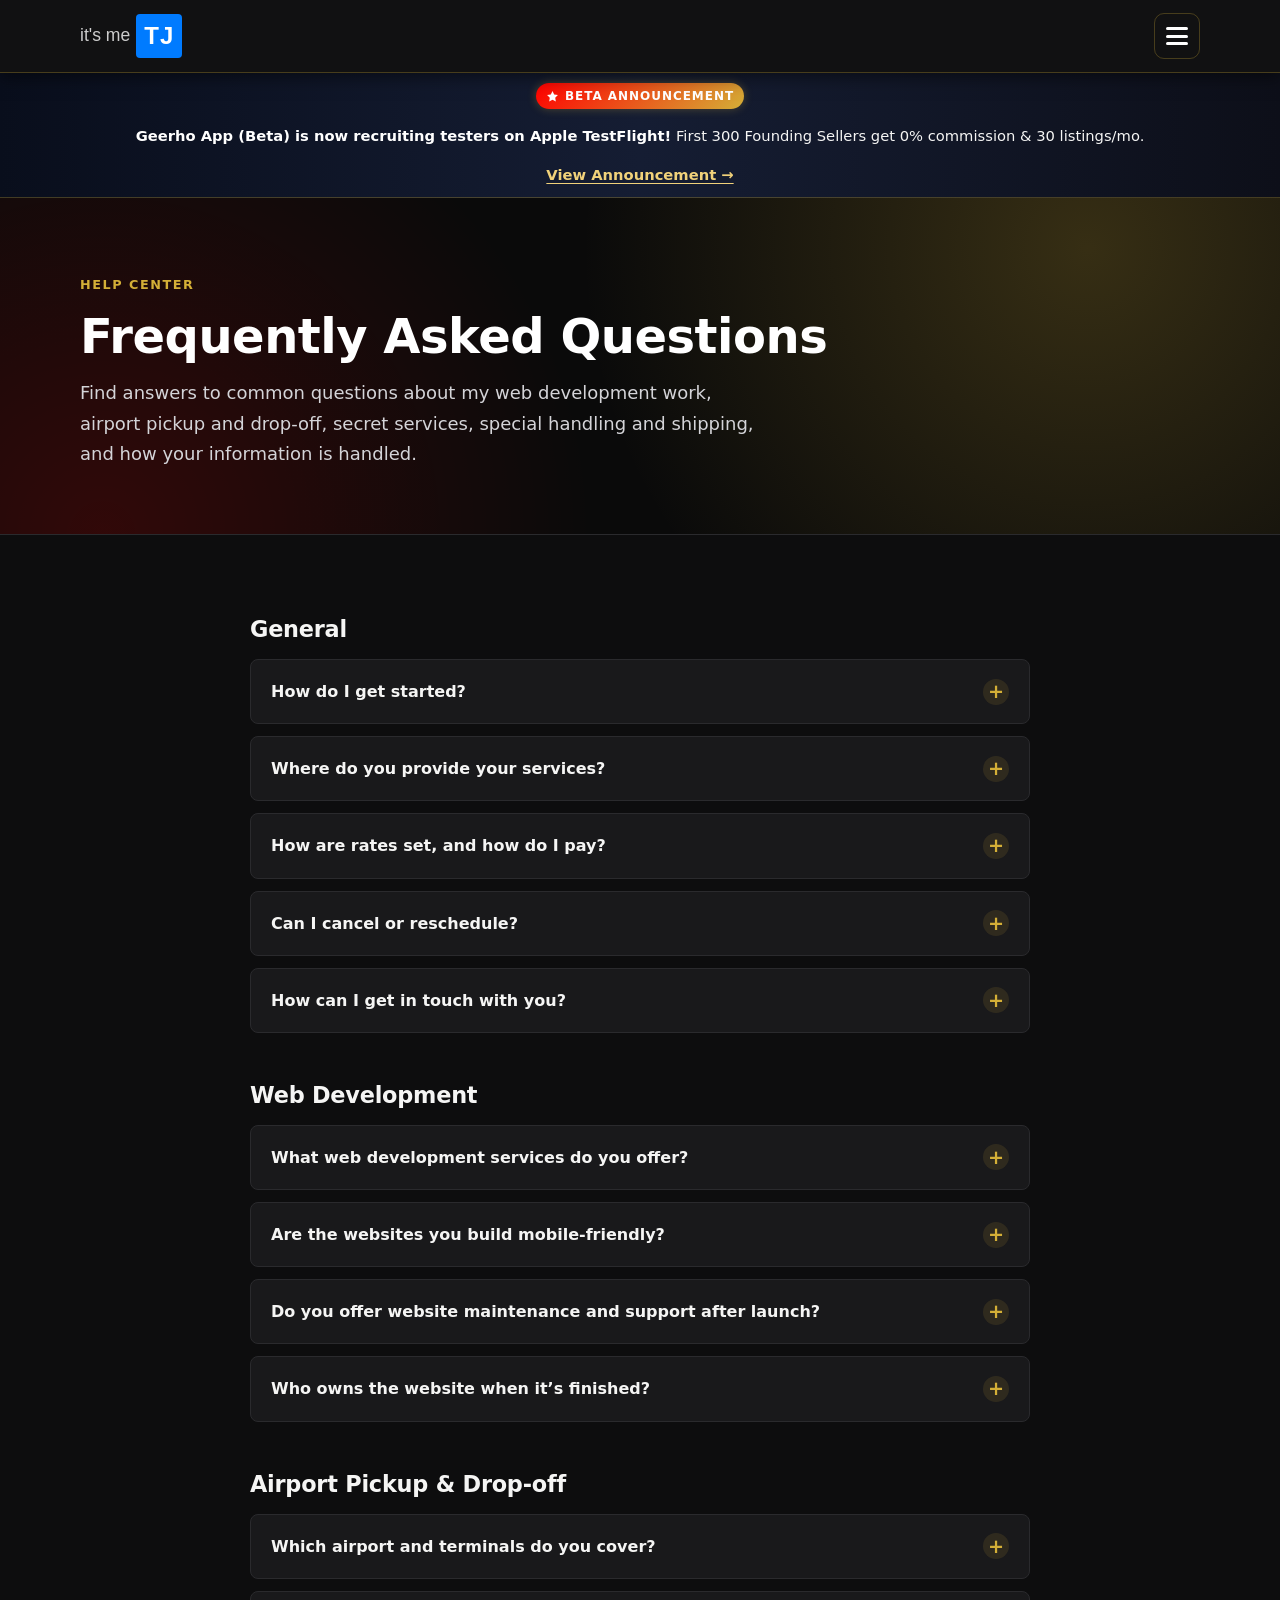
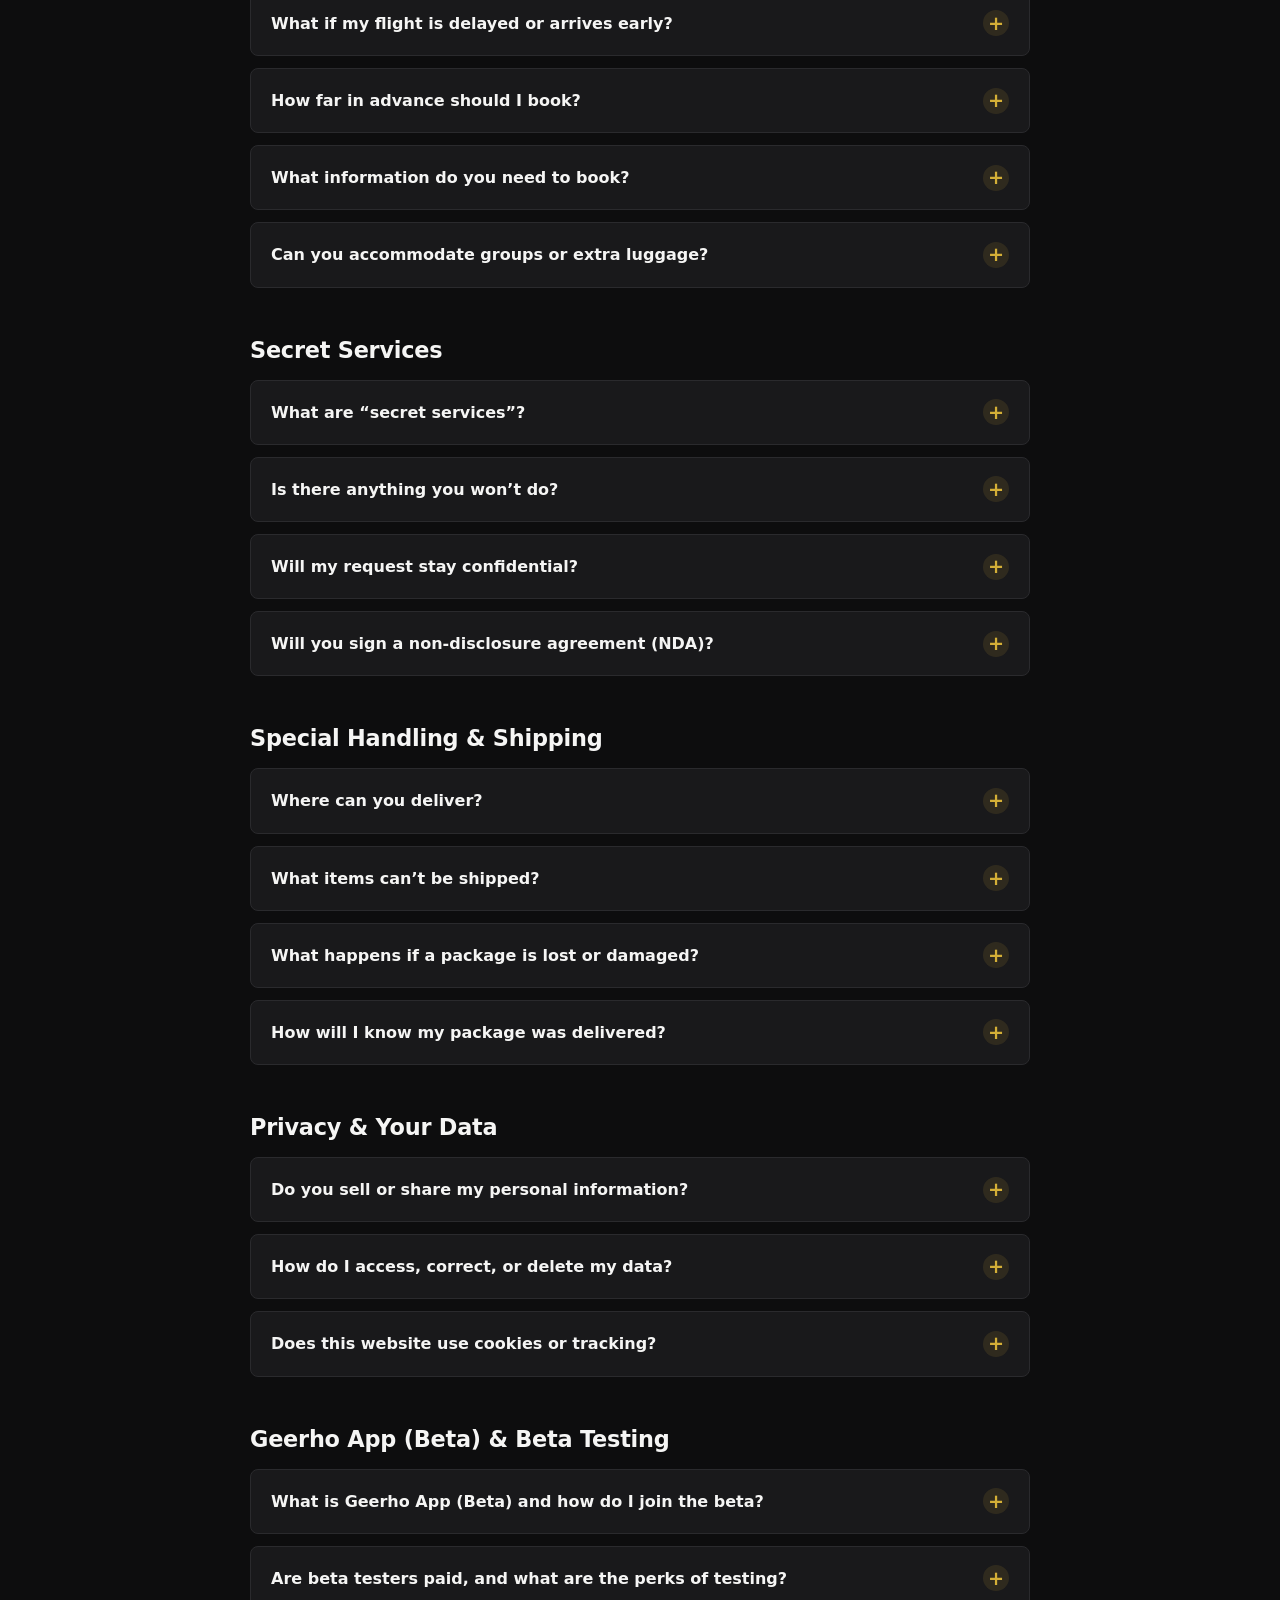
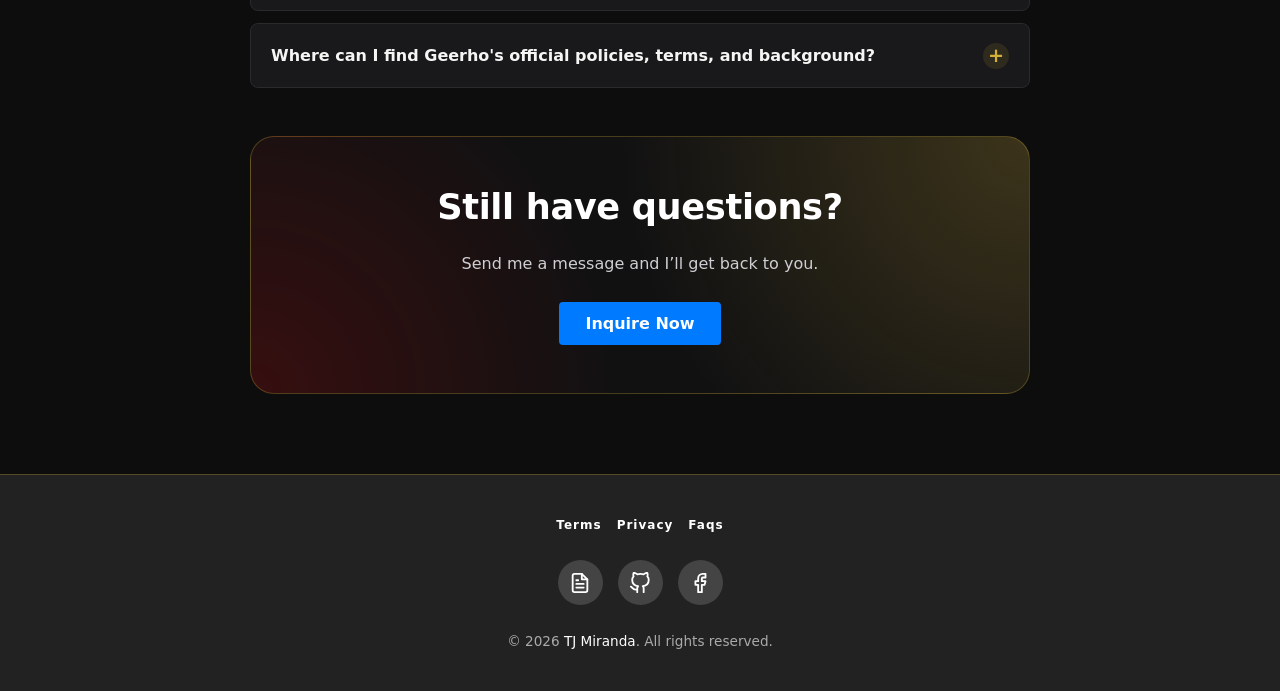
<file: faqs.html>
<!doctype html>
<html lang="en">
  <head>
    <meta charset="UTF-8" />
    <meta name="viewport" content="width=device-width, initial-scale=1.0" />
    <meta name="theme-color" content="#111112" />
    <title>FAQs | TJ Miranda</title>
    <meta
      name="description"
      content="Answers to common questions about TJ Miranda's web development, NAIA airport pickup and drop-off, secret services, and special handling and shipping in the Philippines."
    />
    <link rel="stylesheet" href="main.css" />
    <script src="main.js" defer></script>
  </head>
  <body>
    <a class="skip-link" href="#main">Skip to content</a>

    <header class="site-header">
      <div class="navbar">
        <a href="index.html" class="logo">
          <span class="logo-prefix">it's me</span>
          <span class="logo-name">TJ</span>
        </a>
        <button type="button" class="hamburger" aria-label="Open menu" aria-expanded="false" aria-controls="site-menu">
          <span class="bar"></span>
          <span class="bar"></span>
          <span class="bar"></span>
        </button>
      </div>
      <div class="menu-backdrop"></div>
      <nav id="site-menu" class="menu-panel" aria-label="Main" aria-hidden="true">
        <p class="menu-label">Menu</p>
        <ul class="nav-menu">
          <li><a href="index.html" class="nav-link">Home</a></li>
          <li><a href="about.html" class="nav-link">About</a></li>
          <li><a href="services.html" class="nav-link">Services</a></li>
          <li><a href="resume.html" class="nav-link">My Resume</a></li>
          <li><a href="apps.html" class="nav-link">My Apps</a></li>
        </ul>
        <p class="menu-label">Help &amp; Legal</p>
        <ul class="nav-menu nav-menu--secondary">
          <li><a href="terms.html" class="nav-link">Terms</a></li>
          <li><a href="privacy.html" class="nav-link">Privacy</a></li>
          <li><a href="faqs.html" class="nav-link" aria-current="page">Faqs</a></li>
        </ul>
        <a href="services.html#inquire-now" class="btn">Inquire Now</a>
      </nav>
    </header>

    <!-- Beta Announcement Top Bar -->
    <aside class="announcement-bar" aria-label="Beta Announcement">
      <div class="wrap announcement-bar__inner">
        <span class="announcement-pill">
          <svg viewBox="0 0 24 24" width="13" height="13" fill="currentColor" aria-hidden="true"><path d="M12 2l3.09 6.26L22 9.27l-5 4.87 1.18 6.88L12 17.77l-6.18 3.25L7 14.14 2 9.27l6.91-1.01L12 2z"/></svg>
          Beta Announcement
        </span>
        <span class="announcement-text">
          <strong>Geerho App (Beta) is now recruiting testers on Apple TestFlight!</strong> First 300 Founding Sellers get 0% commission &amp; 30 listings/mo.
        </span>
        <a href="index.html#geerho-announcement" class="announcement-link">View Announcement &rarr;</a>
      </div>
    </aside>

    <main id="main">
      <section class="page-hero">
        <div class="wrap">
          <span class="eyebrow">Help Center</span>
          <h1>Frequently Asked Questions</h1>
          <p>
            Find answers to common questions about my web development work,
            airport pickup and drop-off, secret services, special handling and
            shipping, and how your information is handled.
          </p>
        </div>
      </section>

      <section class="section">
        <div class="wrap wrap--narrow">
          <!-- General -->
          <div class="faq-group">
            <h2>General</h2>

            <details class="faq-item">
              <summary>How do I get started?</summary>
              <div class="faq-answer">
                <p>Send a request through the <a href="services.html#inquire-now">Inquiry Form</a> and choose the service you need. I’ll reply with availability, a quote, and any terms specific to your request. Nothing is booked until you confirm.</p>
              </div>
            </details>

            <details class="faq-item">
              <summary>Where do you provide your services?</summary>
              <div class="faq-answer">
                <p>Web development is provided remotely to clients anywhere in the world. Airport pickup and drop-off is provided at Manila International Airport (NAIA), with service to Metro Manila and nearby provinces. Secret services and special handling and shipping are provided within the Philippines.</p>
              </div>
            </details>

            <details class="faq-item">
              <summary>How are rates set, and how do I pay?</summary>
              <div class="faq-answer">
                <p>Every request is quoted in advance based on its scope — for example, distance and time for transfers, or item type and destination for shipping. Your quote will list the total price, accepted payment methods, and any deposit required. There are no hidden fees.</p>
              </div>
            </details>

            <details class="faq-item">
              <summary>Can I cancel or reschedule?</summary>
              <div class="faq-answer">
                <p>Yes. Cancellation and rescheduling terms are included in your quote or booking confirmation, and the general rules are in the <a href="terms.html#payments">Terms of Service</a>.</p>
              </div>
            </details>

            <details class="faq-item">
              <summary>How can I get in touch with you?</summary>
              <div class="faq-answer">
                <p>The fastest way is the <a href="services.html#inquire-now">Inquiry Form</a>. You can also find me through the social links at the bottom of every page.</p>
              </div>
            </details>
          </div>

          <!-- Web Development -->
          <div class="faq-group">
            <h2>Web Development</h2>

            <details class="faq-item">
              <summary>What web development services do you offer?</summary>
              <div class="faq-answer">
                <p>I specialize in responsive website design, front-end and back-end development, and ongoing website maintenance. My focus is on creating clean, accessible, and user-friendly sites tailored to your specific business needs.</p>
              </div>
            </details>

            <details class="faq-item">
              <summary>Are the websites you build mobile-friendly?</summary>
              <div class="faq-answer">
                <p>Yes, every website I build is responsive by default, ensuring seamless appearance and performance across desktops, tablets, and smartphones.</p>
              </div>
            </details>

            <details class="faq-item">
              <summary>Do you offer website maintenance and support after launch?</summary>
              <div class="faq-answer">
                <p>Yes, I provide website maintenance packages to handle updates, security checks, content revisions, and technical updates so your site runs smoothly.</p>
              </div>
            </details>

            <details class="faq-item">
              <summary>Who owns the website when it’s finished?</summary>
              <div class="faq-answer">
                <p>Once the project is paid in full, you own the custom work created for you. Third-party components such as themes, plugins, fonts, and hosting remain subject to their own licenses. See the <a href="terms.html#webdev">Terms of Service</a> for details.</p>
              </div>
            </details>
          </div>

          <!-- Airport -->
          <div class="faq-group">
            <h2>Airport Pickup &amp; Drop-off</h2>

            <details class="faq-item">
              <summary>Which airport and terminals do you cover?</summary>
              <div class="faq-answer">
                <p>I serve Manila International Airport, officially Ninoy Aquino International Airport (NAIA), including all passenger terminals, for both arrivals and departures.</p>
              </div>
            </details>

            <details class="faq-item">
              <summary>What if my flight is delayed or arrives early?</summary>
              <div class="faq-answer">
                <p>Flights are monitored so pickup times can be adjusted for delays and early arrivals. Extended waiting time beyond what’s included in your quote may be charged, and any charge will be explained in advance.</p>
              </div>
            </details>

            <details class="faq-item">
              <summary>How far in advance should I book?</summary>
              <div class="faq-answer">
                <p>As early as possible, especially during holidays and peak travel seasons. Last-minute requests are accepted when a driver and vehicle are available.</p>
              </div>
            </details>

            <details class="faq-item">
              <summary>What information do you need to book?</summary>
              <div class="faq-answer">
                <p>Your name, WhatsApp number, flight number, date and time, terminal (if known), pickup or drop-off address, and the number of passengers and bags. Please do not send passport or ID numbers through the website form.</p>
              </div>
            </details>

            <details class="faq-item">
              <summary>Can you accommodate groups or extra luggage?</summary>
              <div class="faq-answer">
                <p>Yes. Let me know your group size and luggage in your inquiry so the right vehicle can be arranged.</p>
              </div>
            </details>
          </div>

          <!-- Secret Services -->
          <div class="faq-group">
            <h2>Secret Services</h2>

            <details class="faq-item">
              <summary>What are “secret services”?</summary>
              <div class="faq-answer">
                <p>Discreet, confidential assistance for sensitive personal or business matters — such as private errands and representation on your behalf, check-ins on your property, coordination of sensitive appointments, and confidential document handling. This is a private service and is not affiliated with any government agency.</p>
              </div>
            </details>

            <details class="faq-item">
              <summary>Is there anything you won’t do?</summary>
              <div class="faq-answer">
                <p>Yes. I only accept lawful requests. I do not conduct surveillance or tracking of people, private investigations, armed or unarmed security work that requires a license, or anything that is harmful, deceptive, or invades another person’s privacy. I may decline any request at my discretion.</p>
              </div>
            </details>

            <details class="faq-item">
              <summary>Will my request stay confidential?</summary>
              <div class="faq-answer">
                <p>Yes. Details of your request are shared only with people you authorize or who are needed to complete the job, unless disclosure is required by law, a valid legal order, or to prevent imminent harm.</p>
              </div>
            </details>

            <details class="faq-item">
              <summary>Will you sign a non-disclosure agreement (NDA)?</summary>
              <div class="faq-answer">
                <p>Yes, a mutual NDA can be signed on request before you share sensitive details.</p>
              </div>
            </details>
          </div>

          <!-- Shipping -->
          <div class="faq-group">
            <h2>Special Handling &amp; Shipping</h2>

            <details class="faq-item">
              <summary>Where can you deliver?</summary>
              <div class="faq-answer">
                <p>Anywhere in the Philippines — Luzon, Visayas, and Mindanao. Hand-carry and same-day options are available in Metro Manila, subject to availability. Remote or inter-island deliveries may be coordinated with licensed carriers.</p>
              </div>
            </details>

            <details class="faq-item">
              <summary>What items can’t be shipped?</summary>
              <div class="faq-answer">
                <p>Illegal drugs, firearms and ammunition, explosives, flammable or hazardous materials, cash and negotiable instruments, counterfeit goods, live animals, perishables, and anything prohibited or restricted by Philippine law or by the carrier. Items may be inspected to confirm they are allowed. The full list is in the <a href="terms.html#shipping">Terms of Service</a>.</p>
              </div>
            </details>

            <details class="faq-item">
              <summary>What happens if a package is lost or damaged?</summary>
              <div class="faq-answer">
                <p>Please declare the value of your item when booking. Claims must be reported promptly with supporting details, and liability is limited as described in the <a href="terms.html#shipping">Terms of Service</a>. Additional insurance can be arranged through the carrier where available.</p>
              </div>
            </details>

            <details class="faq-item">
              <summary>How will I know my package was delivered?</summary>
              <div class="faq-answer">
                <p>You’ll receive status updates and a proof of delivery, such as a photo and the recipient’s signature.</p>
              </div>
            </details>
          </div>

          <!-- Privacy -->
          <div class="faq-group">
            <h2>Privacy &amp; Your Data</h2>

            <details class="faq-item">
              <summary>Do you sell or share my personal information?</summary>
              <div class="faq-answer">
                <p>No. I do not sell your personal information or share it for cross-context behavioral advertising. It is disclosed only to service providers and partners as needed to deliver the service you request. See the <a href="privacy.html">Privacy Policy</a>.</p>
              </div>
            </details>

            <details class="faq-item">
              <summary>How do I access, correct, or delete my data?</summary>
              <div class="faq-answer">
                <p>Submit the <a href="services.html#inquire-now">Inquiry Form</a> and choose “Privacy / Data Request.” Depending on where you live — including California, the EU/UK, and the Philippines — you may have rights to access, correct, delete, or port your data. Details are in <a href="privacy.html#your-rights">Your Privacy Rights</a>.</p>
              </div>
            </details>

            <details class="faq-item">
              <summary>Does this website use cookies or tracking?</summary>
              <div class="faq-answer">
                <p>This website does not use advertising or analytics cookies. See <a href="privacy.html#cookies">Cookies &amp; Tracking</a> for information about the hosting and form providers.</p>
              </div>
            </details>
          </div>

          <!-- Geerho Beta App -->
          <div class="faq-group">
            <h2>Geerho App (Beta) &amp; Beta Testing</h2>

            <details class="faq-item">
              <summary>What is Geerho App (Beta) and how do I join the beta?</summary>
              <div class="faq-answer">
                <p>Geerho is a native iOS marketplace platform for buying and selling items, with a native Android version coming soon. The iOS beta is officially approved by Apple and accessible directly via Apple TestFlight at <a href="https://testflight.apple.com/join/VskGx1Jk" target="_blank" rel="noopener noreferrer">testflight.apple.com/join/VskGx1Jk</a>. You do not need any invitation code — just click the link to install and start testing immediately.</p>
              </div>
            </details>

            <details class="faq-item">
              <summary>Are beta testers paid, and what are the perks of testing?</summary>
              <div class="faq-answer">
                <p>We do not pay beta testers in cash. Instead, early beta testers receive an exclusive lifetime reward: membership as one of the <strong>First 300 Founding Sellers</strong>. Founding Sellers enjoy <strong>0% commission</strong> to Geerho on sales and can list <strong>1 item for sale every day (30 listings per month)</strong> with zero commission fees.</p>
              </div>
            </details>

            <details class="faq-item">
              <summary>Where can I find Geerho's official policies, terms, and background?</summary>
              <div class="faq-answer">
                <p>For complete details, visit <a href="https://geerho.com/" target="_blank" rel="noopener noreferrer">geerho.com</a> where you can explore the official <a href="https://geerho.com/" target="_blank" rel="noopener noreferrer">About</a>, <a href="https://geerho.com/" target="_blank" rel="noopener noreferrer">Terms of Service</a>, <a href="https://geerho.com/" target="_blank" rel="noopener noreferrer">Privacy Policy</a>, and <a href="https://geerho.com/" target="_blank" rel="noopener noreferrer">FAQs</a>.</p>
              </div>
            </details>
          </div>

          <div class="cta-band">
            <h2>Still have questions?</h2>
            <p>Send me a message and I’ll get back to you.</p>
            <a href="services.html#inquire-now" class="btn">Inquire Now</a>
          </div>
        </div>
      </section>
    </main>

    <footer>
      <div class="footer-faqs" style="display: flex; justify-content: center; gap: 15px; flex-wrap: wrap;">
        <a href="terms.html">Terms</a>
        <a href="privacy.html">Privacy</a>
        <a href="faqs.html">Faqs</a>
      </div>
      
      <div class="footer-icons">
        <!-- Resume Icon -->
        <a href="resume.html" class="circle-icon resume-icon" aria-label="Resume">
          <svg viewBox="0 0 24 24" fill="none" stroke="currentColor" stroke-width="2" stroke-linecap="round" stroke-linejoin="round" class="social-svg">
            <path d="M14 2H6a2 2 0 0 0-2 2v16a2 2 0 0 0 2 2h12a2 2 0 0 0 2-2V8z"></path>
            <polyline points="14 2 14 8 20 8"></polyline>
            <line x1="16" y1="13" x2="8" y2="13"></line>
            <line x1="16" y1="17" x2="8" y2="17"></line>
            <line x1="10" y1="9" x2="8" y2="9"></line>
          </svg>
        </a>
        
        <!-- GitHub Icon -->
        <a href="https://github.com/tjmiranda-student-0257381" target="_blank" rel="noopener noreferrer" class="circle-icon github-icon" aria-label="GitHub">
          <svg viewBox="0 0 24 24" fill="none" stroke="currentColor" stroke-width="2" stroke-linecap="round" stroke-linejoin="round" class="social-svg">
            <path d="M9 19c-5 1.5-5-2.5-7-3m14 6v-3.87a3.37 3.37 0 0 0-.94-2.61c3.14-.35 6.44-1.54 6.44-7A5.44 5.44 0 0 0 20 4.77 5.07 5.07 0 0 0 19.91 1S18.73.65 16 2.48a13.38 13.38 0 0 0-7 0C6.27.65 5.09 1 5.09 1A5.07 5.07 0 0 0 5 4.77a5.44 5.44 0 0 0-1.5 3.78c0 5.42 3.3 6.61 6.44 7A3.37 3.37 0 0 0 9 18.13V22"></path>
          </svg>
        </a>

        <!-- Facebook Icon -->
        <a href="https://www.facebook.com/nomoreneym" target="_blank" rel="noopener noreferrer" class="circle-icon fb-icon" aria-label="Facebook">
          <svg viewBox="0 0 24 24" fill="none" stroke="currentColor" stroke-width="2" stroke-linecap="round" stroke-linejoin="round" class="social-svg">
            <path d="M18 2h-3a5 5 0 0 0-5 5v3H7v4h3v8h4v-8h3l1-4h-4V7a1 1 0 0 1 1-1h3z"></path>
          </svg>
        </a>
      </div>
      <p>&copy; 2026 <a href="https://tjmiranda.com" target="_blank" rel="noopener noreferrer">TJ Miranda</a>. All rights reserved.</p>
    </footer>
  </body>
</html>
</file>
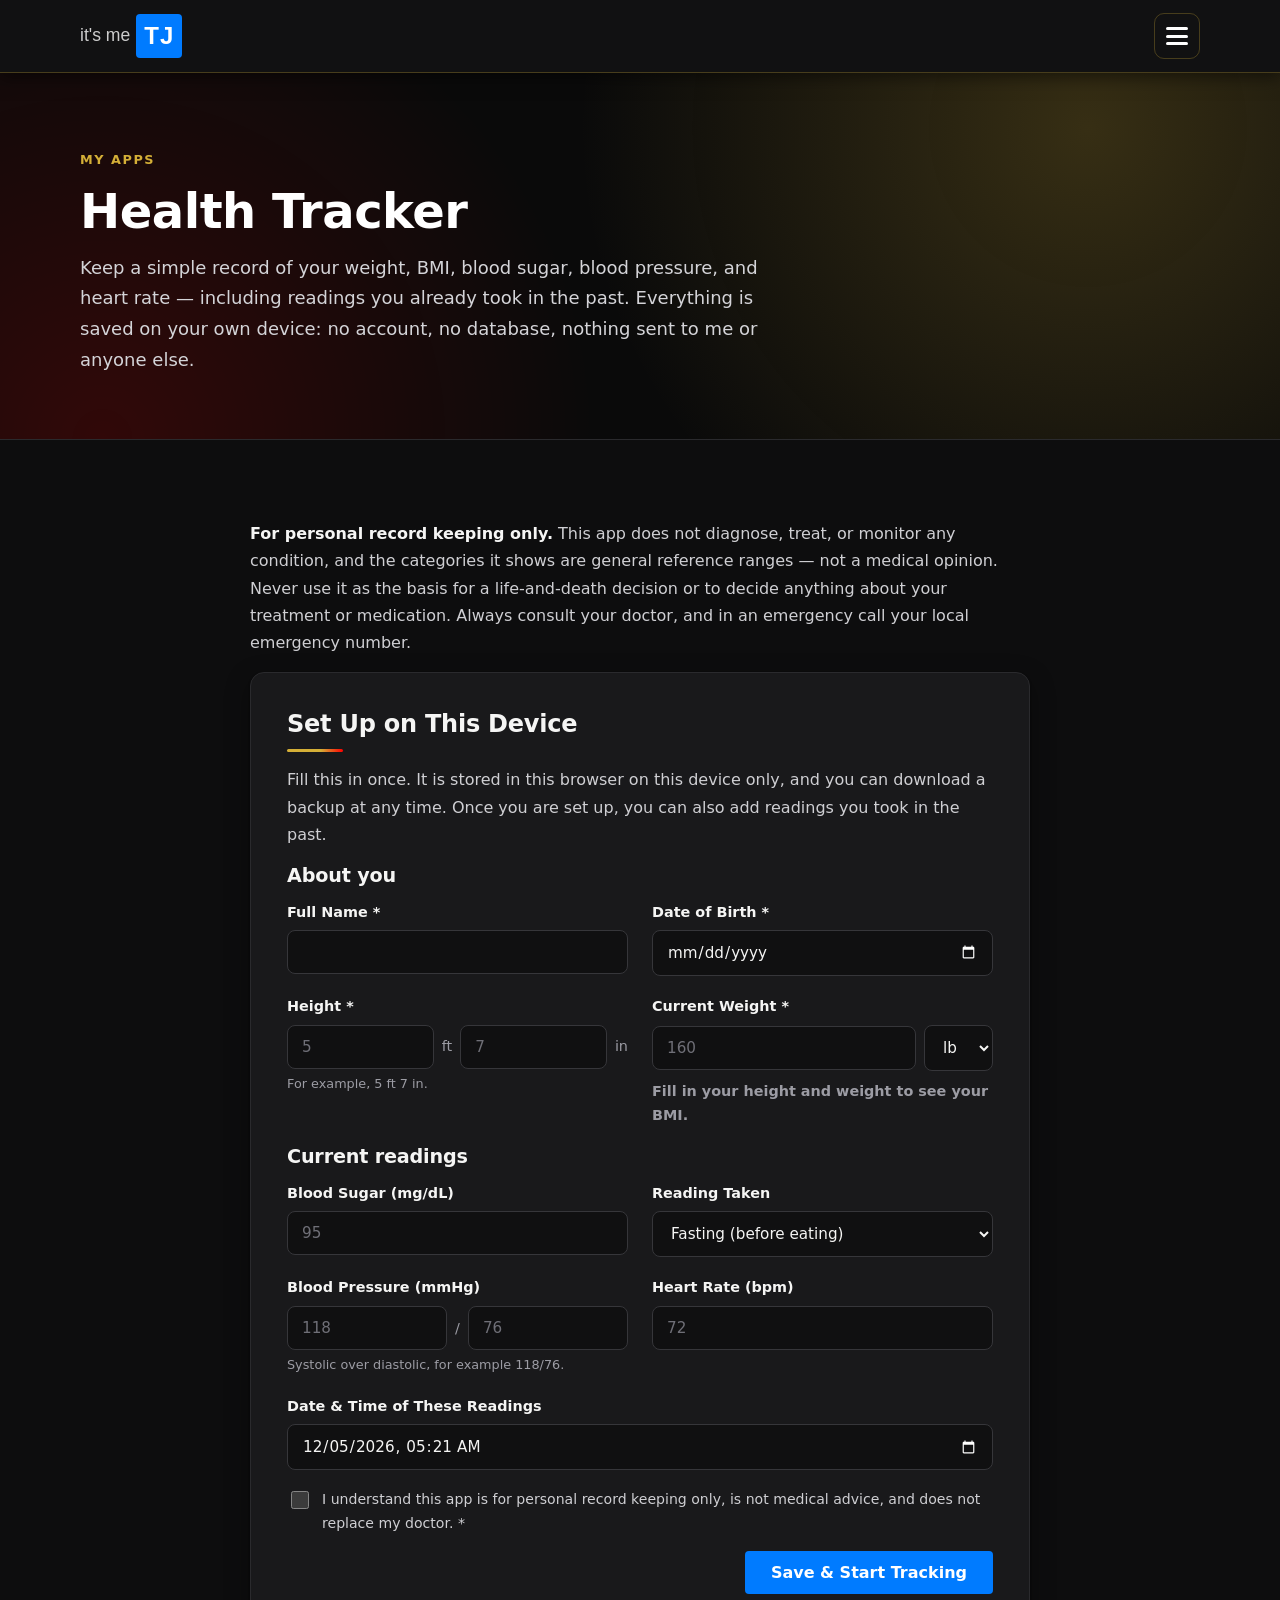
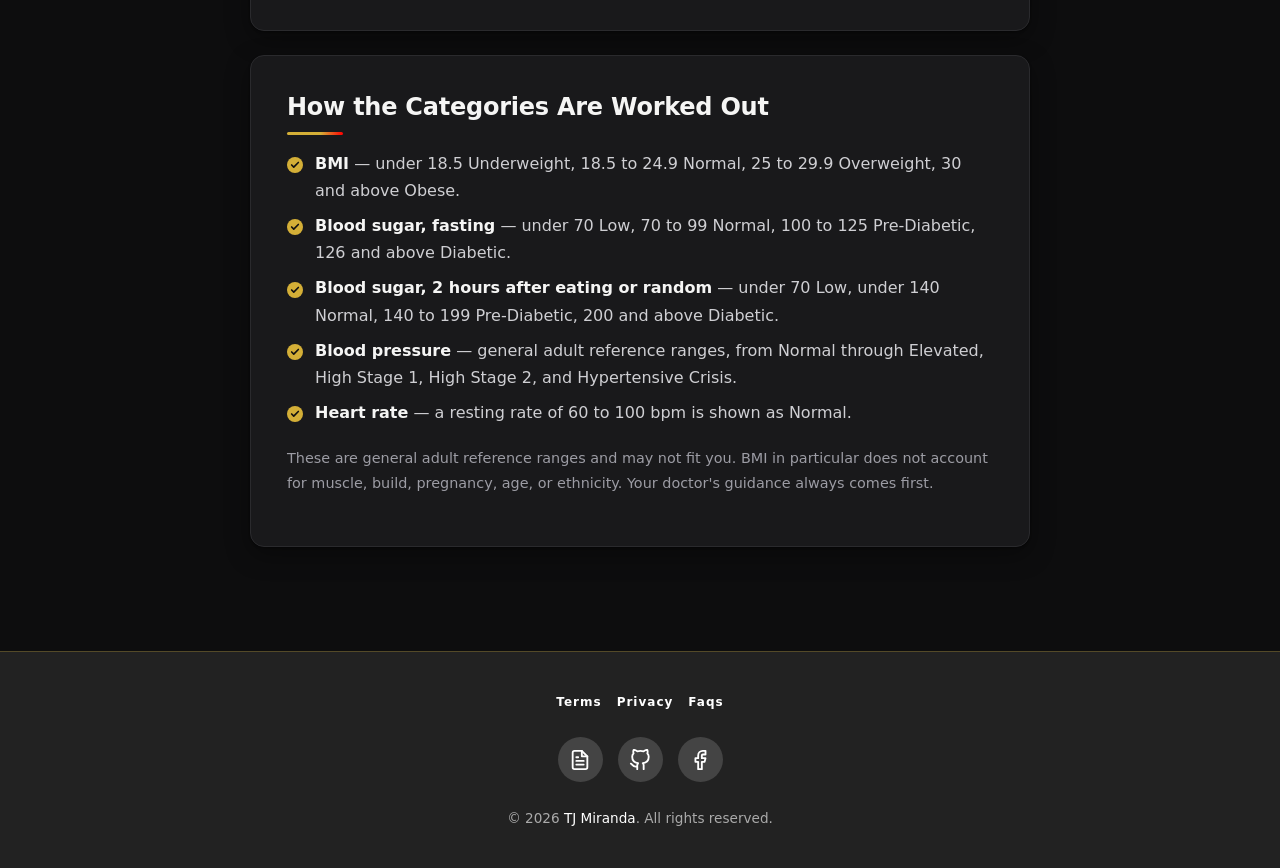
<file: health-tracker.html>
<!doctype html>
<html lang="en">
  <head>
    <meta charset="UTF-8" />
    <meta name="viewport" content="width=device-width, initial-scale=1.0" />
    <meta name="theme-color" content="#111112" />
    <title>Health Tracker | TJ Miranda</title>
    <meta
      name="description"
      content="A free personal health tracker that runs in your browser: record weight, BMI, blood sugar, blood pressure, and heart rate, including past readings. Saved on your own device, with backups and Google Sheets export you control."
    />
    <link rel="stylesheet" href="main.css" />
    <script src="main.js" defer></script>
    <script src="health-tracker.js" defer></script>
  </head>
  <body>
    <a class="skip-link" href="#main">Skip to content</a>

    <header class="site-header">
      <div class="navbar">
        <a href="index.html" class="logo">
          <span class="logo-prefix">it's me</span>
          <span class="logo-name">TJ</span>
        </a>
        <button type="button" class="hamburger" aria-label="Open menu" aria-expanded="false" aria-controls="site-menu">
          <span class="bar"></span>
          <span class="bar"></span>
          <span class="bar"></span>
        </button>
      </div>
      <div class="menu-backdrop"></div>
      <nav id="site-menu" class="menu-panel" aria-label="Main" aria-hidden="true">
        <p class="menu-label">Menu</p>
        <ul class="nav-menu">
          <li><a href="index.html" class="nav-link">Home</a></li>
          <li><a href="about.html" class="nav-link">About</a></li>
          <li><a href="services.html" class="nav-link">Services</a></li>
          <li><a href="resume.html" class="nav-link">My Resume</a></li>
          <li><a href="apps.html" class="nav-link" aria-current="page">My Apps</a></li>
        </ul>
        <p class="menu-label">Help &amp; Legal</p>
        <ul class="nav-menu nav-menu--secondary">
          <li><a href="terms.html" class="nav-link">Terms</a></li>
          <li><a href="privacy.html" class="nav-link">Privacy</a></li>
          <li><a href="faqs.html" class="nav-link">Faqs</a></li>
        </ul>
        <a href="services.html#inquire-now" class="btn">Inquire Now</a>
      </nav>
    </header>

    <main id="main">
      <section class="page-hero">
        <div class="wrap">
          <span class="eyebrow"><a href="apps.html">My Apps</a></span>
          <h1>Health Tracker</h1>
          <p>
            Keep a simple record of your weight, BMI, blood sugar, blood
            pressure, and heart rate — including readings you already took in
            the past. Everything is saved on your own device: no account, no
            database, nothing sent to me or anyone else.
          </p>
        </div>
      </section>

      <section class="section">
        <div class="wrap wrap--narrow">
          <div class="callout callout--warn" role="note">
            <p>
              <strong>For personal record keeping only.</strong> This app does not
              diagnose, treat, or monitor any condition, and the categories it
              shows are general reference ranges — not a medical opinion. Never
              use it as the basis for a life-and-death decision or to decide
              anything about your treatment or medication. Always consult your
              doctor, and in an emergency call your local emergency number.
            </p>
          </div>

          <p id="app-status" class="app-status" role="status" hidden></p>

          <div id="storage-warning" class="callout callout--warn" hidden>
            <p><strong>This browser is blocking local storage.</strong> The app can still be used, but nothing will be saved. Turn off private browsing or allow site data for this page, then reload.</p>
          </div>

          <noscript>
            <div class="callout callout--warn">
              <p><strong>JavaScript is turned off.</strong> This app runs entirely in your browser, so it needs JavaScript to work.</p>
            </div>
          </noscript>

          <!-- ===== First-use setup ===== -->
          <section id="setup-panel" class="content-card" hidden>
            <h2>Set Up on This Device</h2>
            <p>
              Fill this in once. It is stored in this browser on this device
              only, and you can download a backup at any time. Once you are set
              up, you can also add readings you took in the past.
            </p>

            <form id="setup-form" novalidate>
              <h3>About you</h3>
              <div class="form-grid form-grid--tight">
                <div class="form-group">
                  <label for="full-name">Full Name *</label>
                  <input type="text" id="full-name" name="full-name" autocomplete="name" required />
                </div>
                <div class="form-group">
                  <label for="dob">Date of Birth *</label>
                  <input type="date" id="dob" name="dob" autocomplete="bday" required />
                </div>
              </div>

              <div class="form-grid form-grid--tight">
                <div class="form-group">
                  <label for="height-ft">Height *</label>
                  <div class="input-row">
                    <input type="number" id="height-ft" name="height-ft" min="1" max="8" step="1" placeholder="5" aria-label="Height in feet" required />
                    <span class="input-suffix">ft</span>
                    <input type="number" id="height-in" name="height-in" min="0" max="11" step="1" placeholder="7" aria-label="Height in inches" required />
                    <span class="input-suffix">in</span>
                  </div>
                  <small class="form-hint">For example, 5 ft 7 in.</small>
                </div>
                <div class="form-group">
                  <label for="weight">Current Weight *</label>
                  <div class="input-row">
                    <input type="number" id="weight" name="weight" min="1" max="1500" step="0.1" placeholder="160" required />
                    <select id="weight-unit" name="weight-unit" aria-label="Weight unit">
                      <option value="lb" selected>lb</option>
                      <option value="kg">kg</option>
                    </select>
                  </div>
                  <p id="setup-bmi" class="bmi-preview">Fill in your height and weight to see your BMI.</p>
                </div>
              </div>

              <h3>Current readings</h3>
              <div class="form-grid form-grid--tight">
                <div class="form-group">
                  <label for="sugar">Blood Sugar (mg/dL)</label>
                  <input type="number" id="sugar" name="sugar" min="10" max="1000" step="1" placeholder="95" />
                </div>
                <div class="form-group">
                  <label for="sugar-context">Reading Taken</label>
                  <select id="sugar-context" name="sugar-context">
                    <option value="fasting" selected>Fasting (before eating)</option>
                    <option value="after">2 hours after eating</option>
                    <option value="random">Random / any time</option>
                  </select>
                </div>
              </div>

              <div class="form-grid form-grid--tight">
                <div class="form-group">
                  <label for="systolic">Blood Pressure (mmHg)</label>
                  <div class="input-row">
                    <input type="number" id="systolic" name="systolic" min="50" max="300" step="1" placeholder="118" aria-label="Systolic" />
                    <span class="input-suffix">/</span>
                    <input type="number" id="diastolic" name="diastolic" min="30" max="200" step="1" placeholder="76" aria-label="Diastolic" />
                  </div>
                  <small class="form-hint">Systolic over diastolic, for example 118/76.</small>
                </div>
                <div class="form-group">
                  <label for="heart-rate">Heart Rate (bpm)</label>
                  <input type="number" id="heart-rate" name="heart-rate" min="20" max="250" step="1" placeholder="72" />
                </div>
              </div>

              <div class="form-group">
                <label for="setup-when">Date &amp; Time of These Readings</label>
                <input type="datetime-local" id="setup-when" name="setup-when" />
              </div>

              <label class="form-check">
                <input type="checkbox" id="setup-ack" name="setup-ack" required />
                <span>I understand this app is for personal record keeping only, is not medical advice, and does not replace my doctor. *</span>
              </label>

              <div class="button-wrapper">
                <button type="submit" class="submit-btn">Save &amp; Start Tracking</button>
              </div>
            </form>
          </section>

          <!-- ===== Main app ===== -->
          <div id="app-panel" hidden>
            <div class="app-tabs" role="tablist" aria-label="Health Tracker sections">
              <button type="button" class="app-tab" role="tab" id="tab-btn-dashboard" aria-controls="panel-dashboard" aria-selected="true">Dashboard</button>
              <button type="button" class="app-tab" role="tab" id="tab-btn-record" aria-controls="panel-record" aria-selected="false" tabindex="-1">Add Record</button>
              <button type="button" class="app-tab" role="tab" id="tab-btn-history" aria-controls="panel-history" aria-selected="false" tabindex="-1">History</button>
              <button type="button" class="app-tab" role="tab" id="tab-btn-backup" aria-controls="panel-backup" aria-selected="false" tabindex="-1">Backup &amp; Sheets</button>
            </div>

            <!-- Dashboard -->
            <section id="panel-dashboard" class="app-panel" role="tabpanel" aria-labelledby="tab-btn-dashboard">
              <div class="content-card">
                <h2>Latest Readings</h2>
                <p id="latest-stamp" class="app-note"></p>
                <div id="latest-metrics" class="metric-grid"></div>
                <p id="weight-trend" class="app-note" hidden></p>
                <div class="inline-links">
                  <button type="button" class="btn" data-go-tab="tab-btn-record">Add Health Record</button>
                  <button type="button" class="btn btn--ghost" data-go-tab="tab-btn-record" data-past="1">Add a Past Reading</button>
                </div>
              </div>

              <div class="content-card">
                <h2>Your Profile</h2>
                <dl id="profile-summary" class="data-list"></dl>

                <details id="profile-edit" class="faq-item">
                  <summary>Edit profile</summary>
                  <div class="faq-answer">
                    <form id="profile-form" novalidate>
                      <div class="form-grid form-grid--tight">
                        <div class="form-group">
                          <label for="p-full-name">Full Name</label>
                          <input type="text" id="p-full-name" name="p-full-name" />
                        </div>
                        <div class="form-group">
                          <label for="p-dob">Date of Birth</label>
                          <input type="date" id="p-dob" name="p-dob" />
                        </div>
                      </div>
                      <div class="form-group">
                        <label for="p-height-ft">Height</label>
                        <div class="input-row">
                          <input type="number" id="p-height-ft" name="p-height-ft" min="1" max="8" step="1" aria-label="Height in feet" />
                          <span class="input-suffix">ft</span>
                          <input type="number" id="p-height-in" name="p-height-in" min="0" max="11" step="1" aria-label="Height in inches" />
                          <span class="input-suffix">in</span>
                        </div>
                      </div>
                      <div class="button-wrapper">
                        <button type="submit" class="submit-btn">Save Profile</button>
                      </div>
                    </form>
                  </div>
                </details>
              </div>
            </section>

            <!-- Add record -->
            <section id="panel-record" class="app-panel" role="tabpanel" aria-labelledby="tab-btn-record" hidden>
              <div class="content-card">
                <h2>Add a Health Record</h2>
                <p>Fill in whatever you measured. Anything you leave blank is simply not recorded for this entry.</p>

                <form id="record-form" novalidate>
                  <fieldset class="choice-group">
                    <legend class="choice-legend">When was this reading taken?</legend>
                    <label class="form-check">
                      <input type="radio" name="when-mode" value="now" checked />
                      <span>Right now</span>
                    </label>
                    <label class="form-check">
                      <input type="radio" name="when-mode" value="past" />
                      <span>Earlier — a previous reading I already have</span>
                    </label>
                  </fieldset>

                  <div class="form-group" id="when-wrap" hidden>
                    <label for="r-when">Date &amp; Time It Was Taken</label>
                    <input type="datetime-local" id="r-when" name="r-when" />
                    <small class="form-hint">Use this for readings from your logbook, a clinic visit, or another app. Past readings are filed in order and do not replace your latest one.</small>
                  </div>

                  <div class="form-grid form-grid--tight">
                    <div class="form-group">
                      <label for="r-weight">Weight</label>
                      <div class="input-row">
                        <input type="number" id="r-weight" name="r-weight" min="1" max="1500" step="0.1" placeholder="160" />
                        <select id="r-weight-unit" name="r-weight-unit" aria-label="Weight unit">
                          <option value="lb" selected>lb</option>
                          <option value="kg">kg</option>
                        </select>
                      </div>
                      <p id="record-bmi" class="bmi-preview">Enter a weight to see your BMI.</p>
                    </div>
                    <div class="form-group">
                      <label for="r-heart-rate">Heart Rate (bpm)</label>
                      <input type="number" id="r-heart-rate" name="r-heart-rate" min="20" max="250" step="1" placeholder="72" />
                    </div>
                  </div>

                  <div class="form-grid form-grid--tight">
                    <div class="form-group">
                      <label for="r-sugar">Blood Sugar (mg/dL)</label>
                      <input type="number" id="r-sugar" name="r-sugar" min="10" max="1000" step="1" placeholder="95" />
                    </div>
                    <div class="form-group">
                      <label for="r-sugar-context">Reading Taken</label>
                      <select id="r-sugar-context" name="r-sugar-context">
                        <option value="fasting" selected>Fasting (before eating)</option>
                        <option value="after">2 hours after eating</option>
                        <option value="random">Random / any time</option>
                      </select>
                    </div>
                  </div>

                  <div class="form-group">
                    <label for="r-systolic">Blood Pressure (mmHg)</label>
                    <div class="input-row">
                      <input type="number" id="r-systolic" name="r-systolic" min="50" max="300" step="1" placeholder="118" aria-label="Systolic" />
                      <span class="input-suffix">/</span>
                      <input type="number" id="r-diastolic" name="r-diastolic" min="30" max="200" step="1" placeholder="76" aria-label="Diastolic" />
                    </div>
                  </div>

                  <div class="form-group">
                    <label for="r-notes">Notes</label>
                    <input type="text" id="r-notes" name="r-notes" maxlength="200" placeholder="How you felt, where it was taken, anything worth remembering" />
                  </div>

                  <div class="button-wrapper">
                    <button type="submit" class="submit-btn">Save Record</button>
                  </div>
                </form>
              </div>
            </section>

            <!-- History -->
            <section id="panel-history" class="app-panel" role="tabpanel" aria-labelledby="tab-btn-history" hidden>
              <div class="content-card">
                <h2>Health Records</h2>
                <p id="vitals-empty" class="app-note" hidden>No health records yet.</p>
                <div id="vitals-table-wrap" class="table-scroll" hidden>
                  <table>
                    <thead>
                      <tr>
                        <th scope="col">Date &amp; time</th>
                        <th scope="col">Weight</th>
                        <th scope="col">BMI</th>
                        <th scope="col">Sugar (mg/dL)</th>
                        <th scope="col">BP</th>
                        <th scope="col">HR</th>
                        <th scope="col">Categories</th>
                        <th scope="col"><span class="visually-hidden">Actions</span></th>
                      </tr>
                    </thead>
                    <tbody id="vitals-rows"></tbody>
                  </table>
                </div>
              </div>
            </section>

            <!-- Backup & Sheets -->
            <section id="panel-backup" class="app-panel" role="tabpanel" aria-labelledby="tab-btn-backup" hidden>
              <div class="content-card">
                <h2>Send to Your Google Sheet</h2>
                <p>
                  Copy your records and paste them into a Google Sheet that
                  belongs to you. Nothing is sent automatically — you paste it
                  yourself, into a sheet only you control.
                </p>
                <ol class="numbered-steps">
                  <li>Click <strong>Copy Records for Google Sheets</strong>.</li>
                  <li>Click <strong>Open a New Google Sheet</strong> — it opens in a new tab, and you may need to sign in to your Google account.</li>
                  <li>Click cell <strong>A1</strong> and paste with <kbd>Ctrl</kbd> + <kbd>V</kbd> (<kbd>⌘</kbd> + <kbd>V</kbd> on a Mac).</li>
                </ol>
                <div class="inline-links">
                  <button type="button" class="btn" id="copy-sheets">Copy Records for Google Sheets</button>
                  <a class="btn btn--ghost" href="https://sheets.new" target="_blank" rel="noopener noreferrer">Open a New Google Sheet</a>
                </div>
                <div id="copy-fallback" hidden>
                  <p class="app-note">Your browser blocked the copy. Select everything below and copy it yourself.</p>
                  <textarea id="copy-area" class="copy-area" rows="6" readonly aria-label="Records to copy"></textarea>
                </div>
                <p class="app-note">Prefer a file? The CSV below can be brought in with <strong>File &rarr; Import</strong> in Google Sheets, or opened in Excel.</p>
              </div>

              <div class="content-card">
                <h2>Backup &amp; Restore</h2>
                <p>
                  Your data lives in this browser on this device. Clearing your
                  browsing data, switching browsers, or using a new phone will
                  leave it behind — so download a backup now and then, and keep
                  it somewhere safe.
                </p>
                <div class="inline-links">
                  <button type="button" class="btn" id="download-backup">Download Backup</button>
                  <button type="button" class="btn btn--ghost" id="export-vitals-csv">Export Records (CSV)</button>
                </div>

                <h3>Restore from a backup file</h3>
                <fieldset class="choice-group">
                  <legend class="visually-hidden">Restore mode</legend>
                  <label class="form-check">
                    <input type="radio" name="restore-mode" value="replace" checked />
                    <span>Replace everything on this device with the backup</span>
                  </label>
                  <label class="form-check">
                    <input type="radio" name="restore-mode" value="merge" />
                    <span>Merge — keep what is here and add anything missing</span>
                  </label>
                </fieldset>
                <div class="form-group">
                  <label for="restore-file">Backup file (.json)</label>
                  <input type="file" id="restore-file" accept="application/json,.json" />
                </div>
              </div>

              <div class="content-card">
                <h2>Erase Data</h2>
                <p>This removes your profile and health records from this device. It cannot be undone, so download a backup first.</p>
                <button type="button" class="btn btn--ghost" id="erase-data">Erase All Data</button>
              </div>
            </section>
          </div>

          <div class="content-card">
            <h2>How the Categories Are Worked Out</h2>
            <ul class="check-list">
              <li><strong>BMI</strong> — under 18.5 Underweight, 18.5 to 24.9 Normal, 25 to 29.9 Overweight, 30 and above Obese.</li>
              <li><strong>Blood sugar, fasting</strong> — under 70 Low, 70 to 99 Normal, 100 to 125 Pre-Diabetic, 126 and above Diabetic.</li>
              <li><strong>Blood sugar, 2 hours after eating or random</strong> — under 70 Low, under 140 Normal, 140 to 199 Pre-Diabetic, 200 and above Diabetic.</li>
              <li><strong>Blood pressure</strong> — general adult reference ranges, from Normal through Elevated, High Stage 1, High Stage 2, and Hypertensive Crisis.</li>
              <li><strong>Heart rate</strong> — a resting rate of 60 to 100 bpm is shown as Normal.</li>
            </ul>
            <p class="app-note">
              These are general adult reference ranges and may not fit you. BMI
              in particular does not account for muscle, build, pregnancy, age,
              or ethnicity. Your doctor's guidance always comes first.
            </p>
          </div>
        </div>
      </section>
    </main>

    <footer>
      <div class="footer-faqs" style="display: flex; justify-content: center; gap: 15px; flex-wrap: wrap;">
        <a href="terms.html">Terms</a>
        <a href="privacy.html">Privacy</a>
        <a href="faqs.html">Faqs</a>
      </div>
      
      <div class="footer-icons">
        <!-- Resume Icon -->
        <a href="resume.html" class="circle-icon resume-icon" aria-label="Resume">
          <svg viewBox="0 0 24 24" fill="none" stroke="currentColor" stroke-width="2" stroke-linecap="round" stroke-linejoin="round" class="social-svg">
            <path d="M14 2H6a2 2 0 0 0-2 2v16a2 2 0 0 0 2 2h12a2 2 0 0 0 2-2V8z"></path>
            <polyline points="14 2 14 8 20 8"></polyline>
            <line x1="16" y1="13" x2="8" y2="13"></line>
            <line x1="16" y1="17" x2="8" y2="17"></line>
            <line x1="10" y1="9" x2="8" y2="9"></line>
          </svg>
        </a>
        
        <!-- GitHub Icon -->
        <a href="https://github.com/tjmiranda-student-0257381" target="_blank" rel="noopener noreferrer" class="circle-icon github-icon" aria-label="GitHub">
          <svg viewBox="0 0 24 24" fill="none" stroke="currentColor" stroke-width="2" stroke-linecap="round" stroke-linejoin="round" class="social-svg">
            <path d="M9 19c-5 1.5-5-2.5-7-3m14 6v-3.87a3.37 3.37 0 0 0-.94-2.61c3.14-.35 6.44-1.54 6.44-7A5.44 5.44 0 0 0 20 4.77 5.07 5.07 0 0 0 19.91 1S18.73.65 16 2.48a13.38 13.38 0 0 0-7 0C6.27.65 5.09 1 5.09 1A5.07 5.07 0 0 0 5 4.77a5.44 5.44 0 0 0-1.5 3.78c0 5.42 3.3 6.61 6.44 7A3.37 3.37 0 0 0 9 18.13V22"></path>
          </svg>
        </a>

        <!-- Facebook Icon -->
        <a href="https://www.facebook.com/nomoreneym" target="_blank" rel="noopener noreferrer" class="circle-icon fb-icon" aria-label="Facebook">
          <svg viewBox="0 0 24 24" fill="none" stroke="currentColor" stroke-width="2" stroke-linecap="round" stroke-linejoin="round" class="social-svg">
            <path d="M18 2h-3a5 5 0 0 0-5 5v3H7v4h3v8h4v-8h3l1-4h-4V7a1 1 0 0 1 1-1h3z"></path>
          </svg>
        </a>
      </div>
      <p>&copy; 2026 <a href="https://tjmiranda.com" target="_blank" rel="noopener noreferrer">TJ Miranda</a>. All rights reserved.</p>
    </footer>
  </body>
</html>
</file>
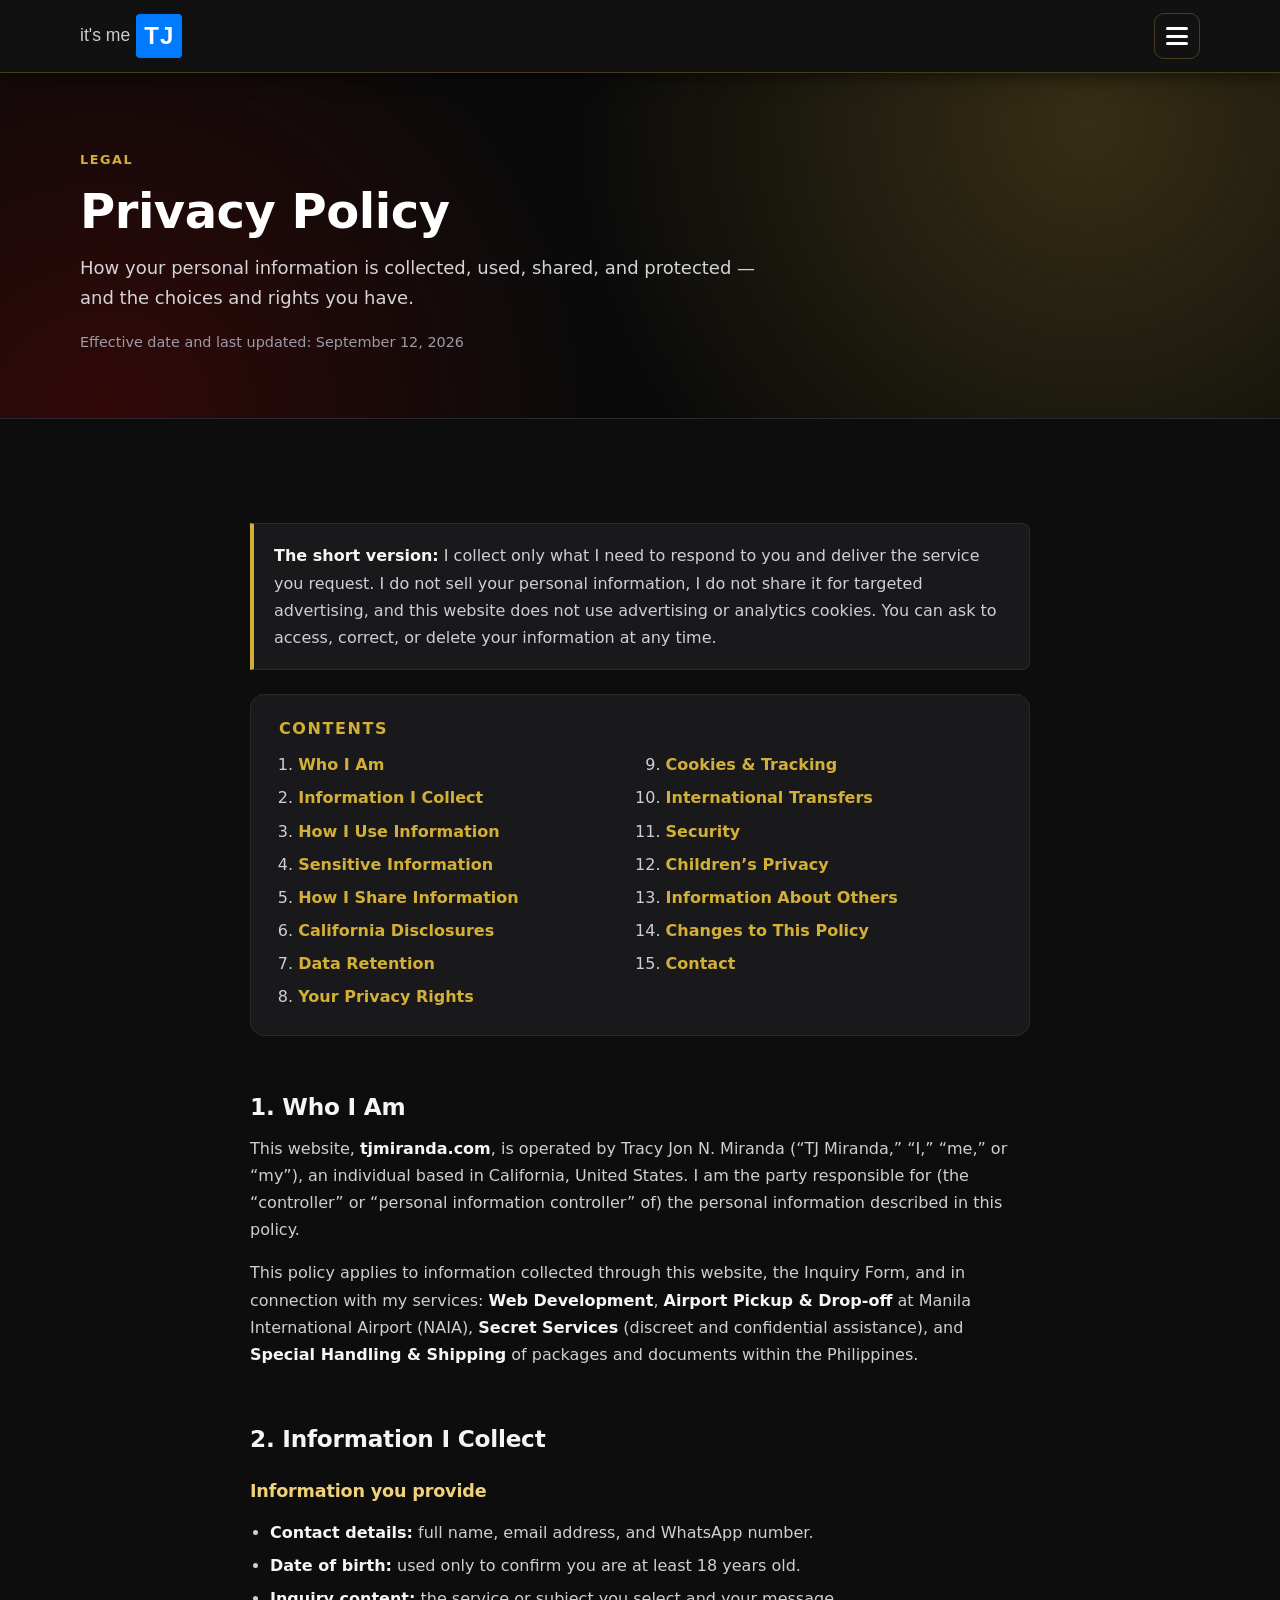
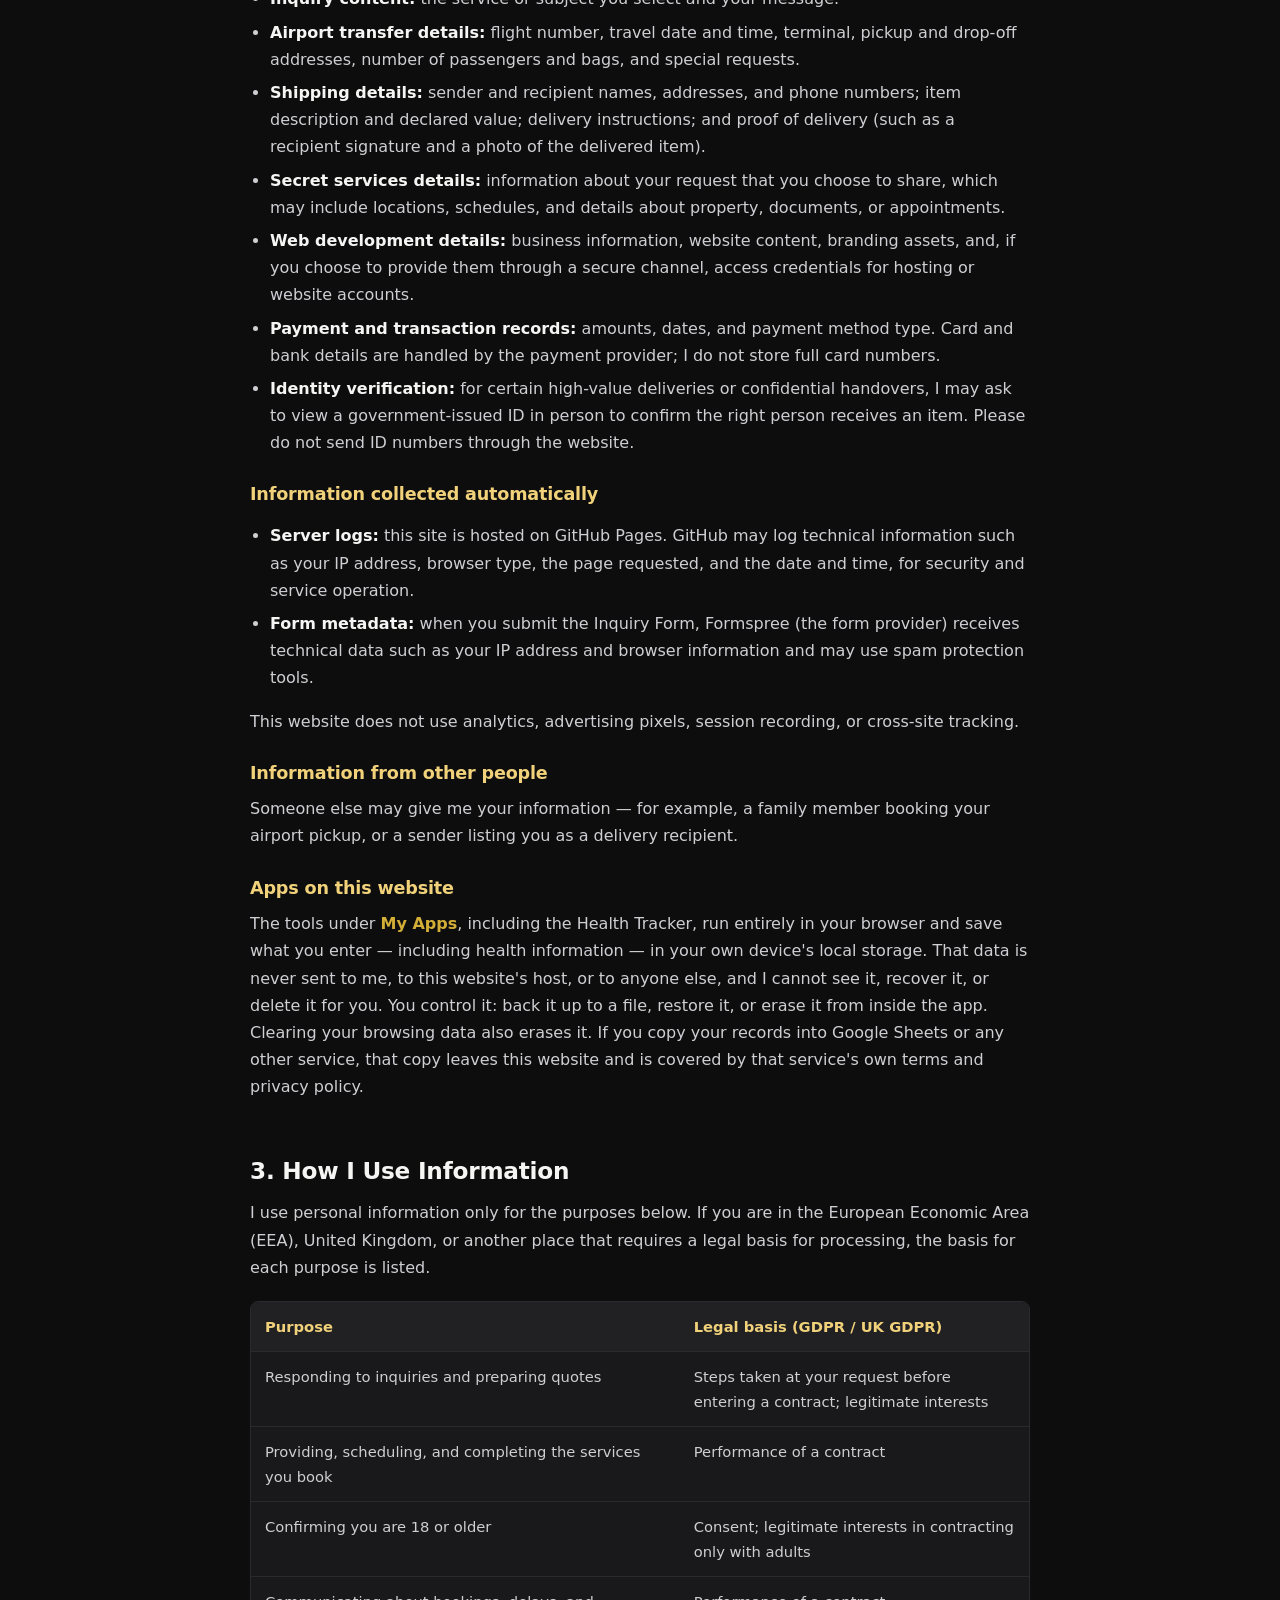
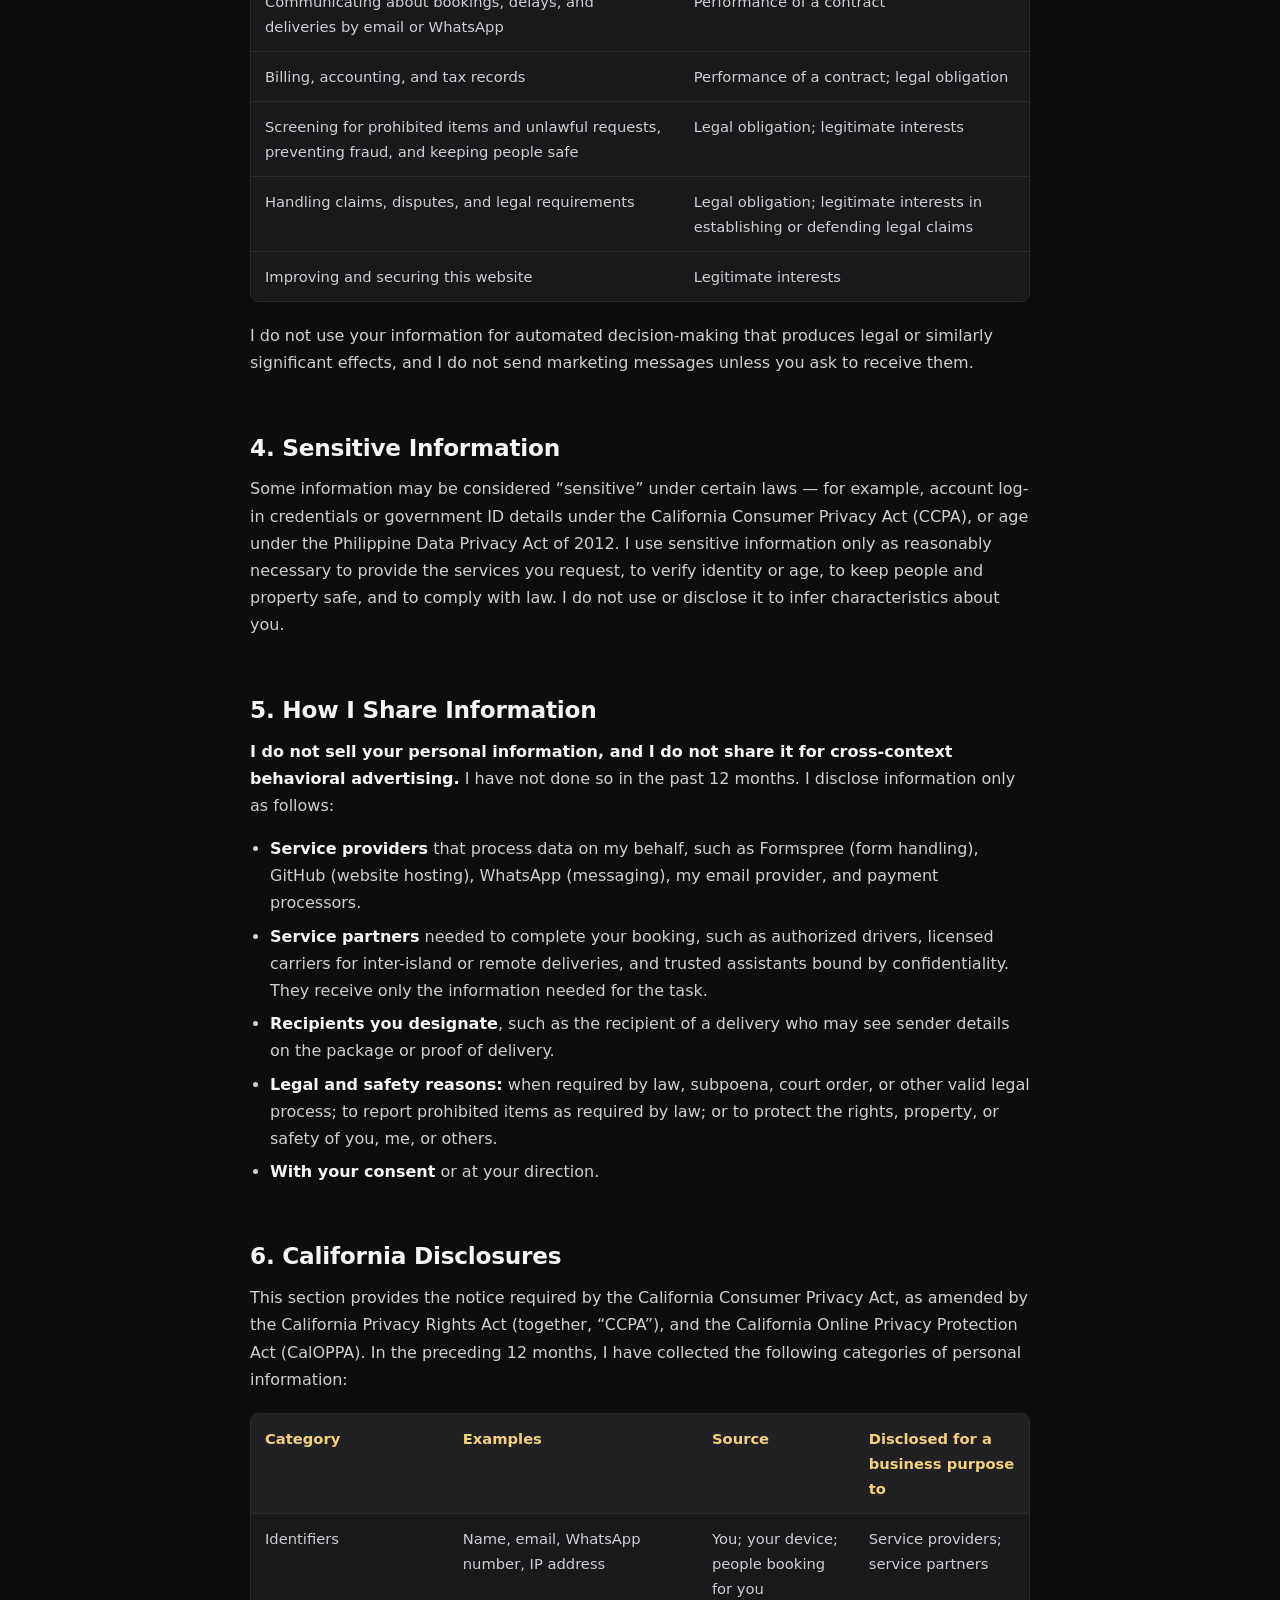
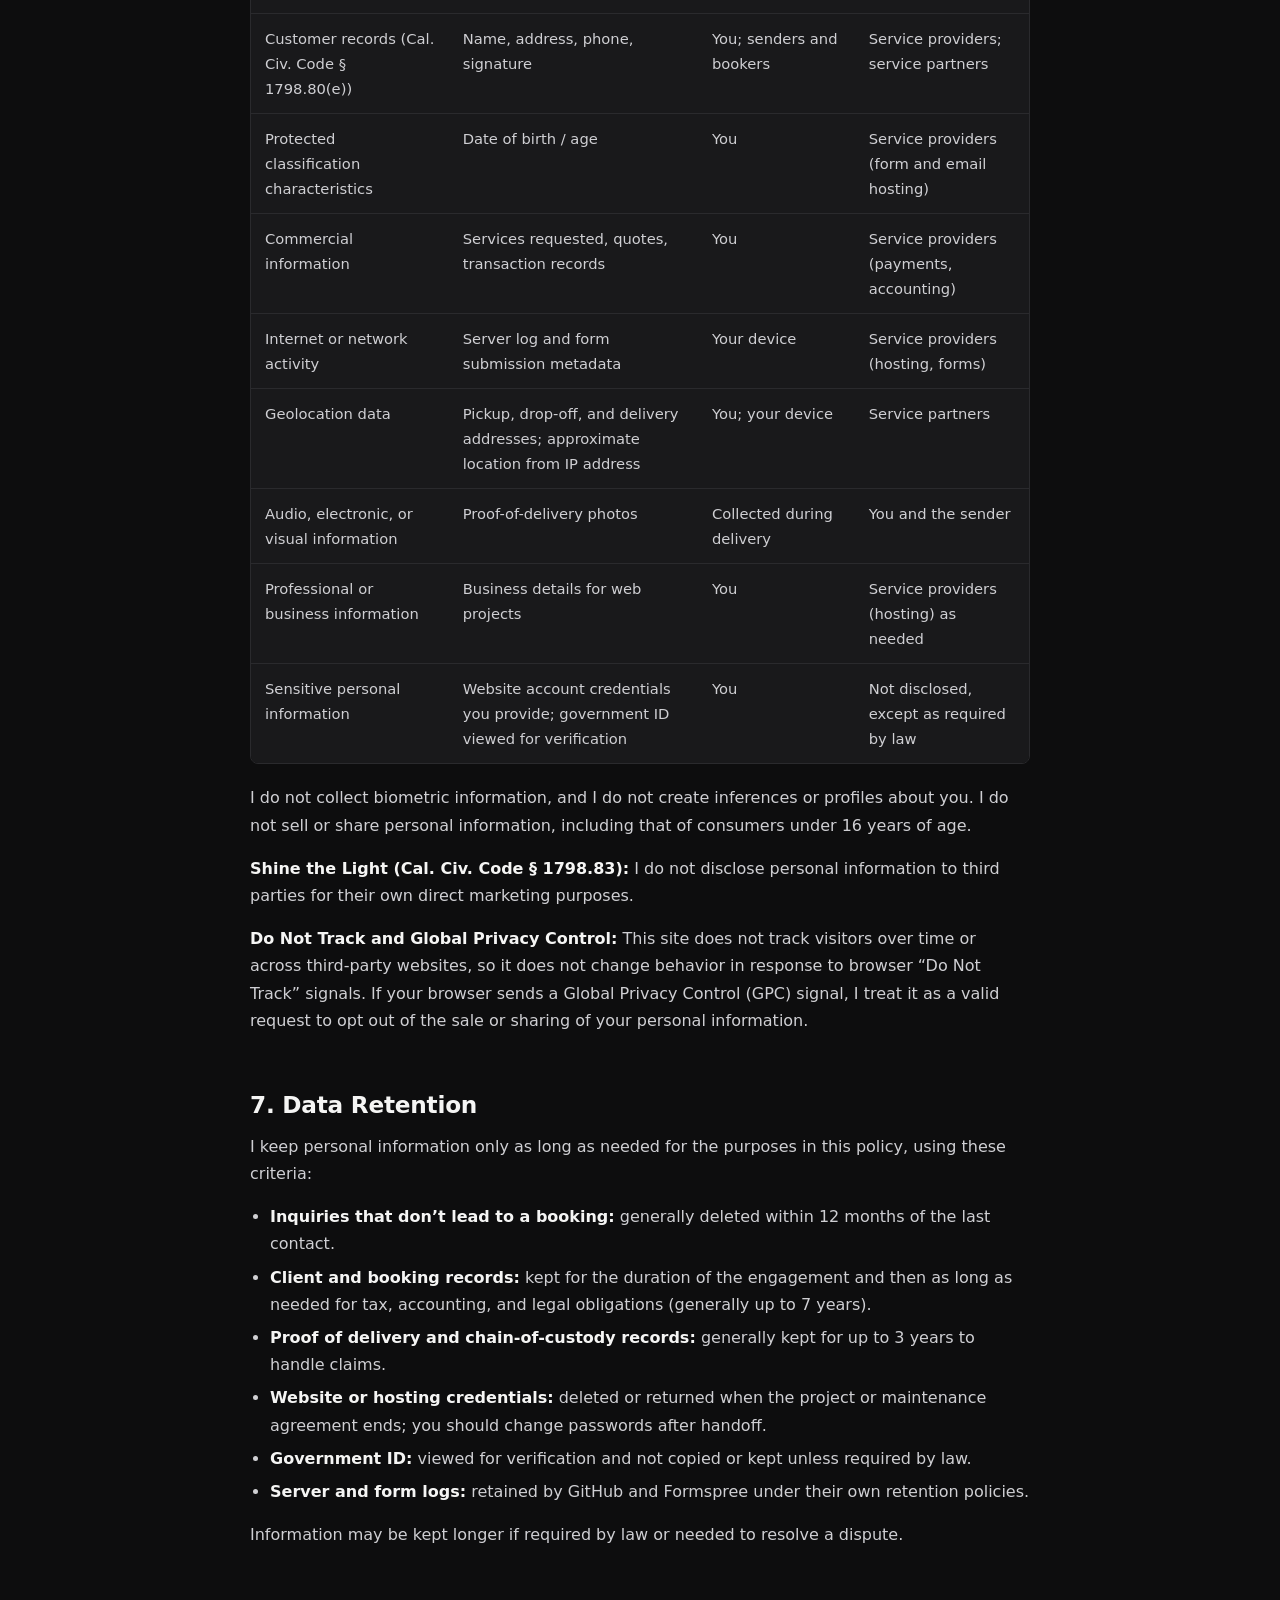
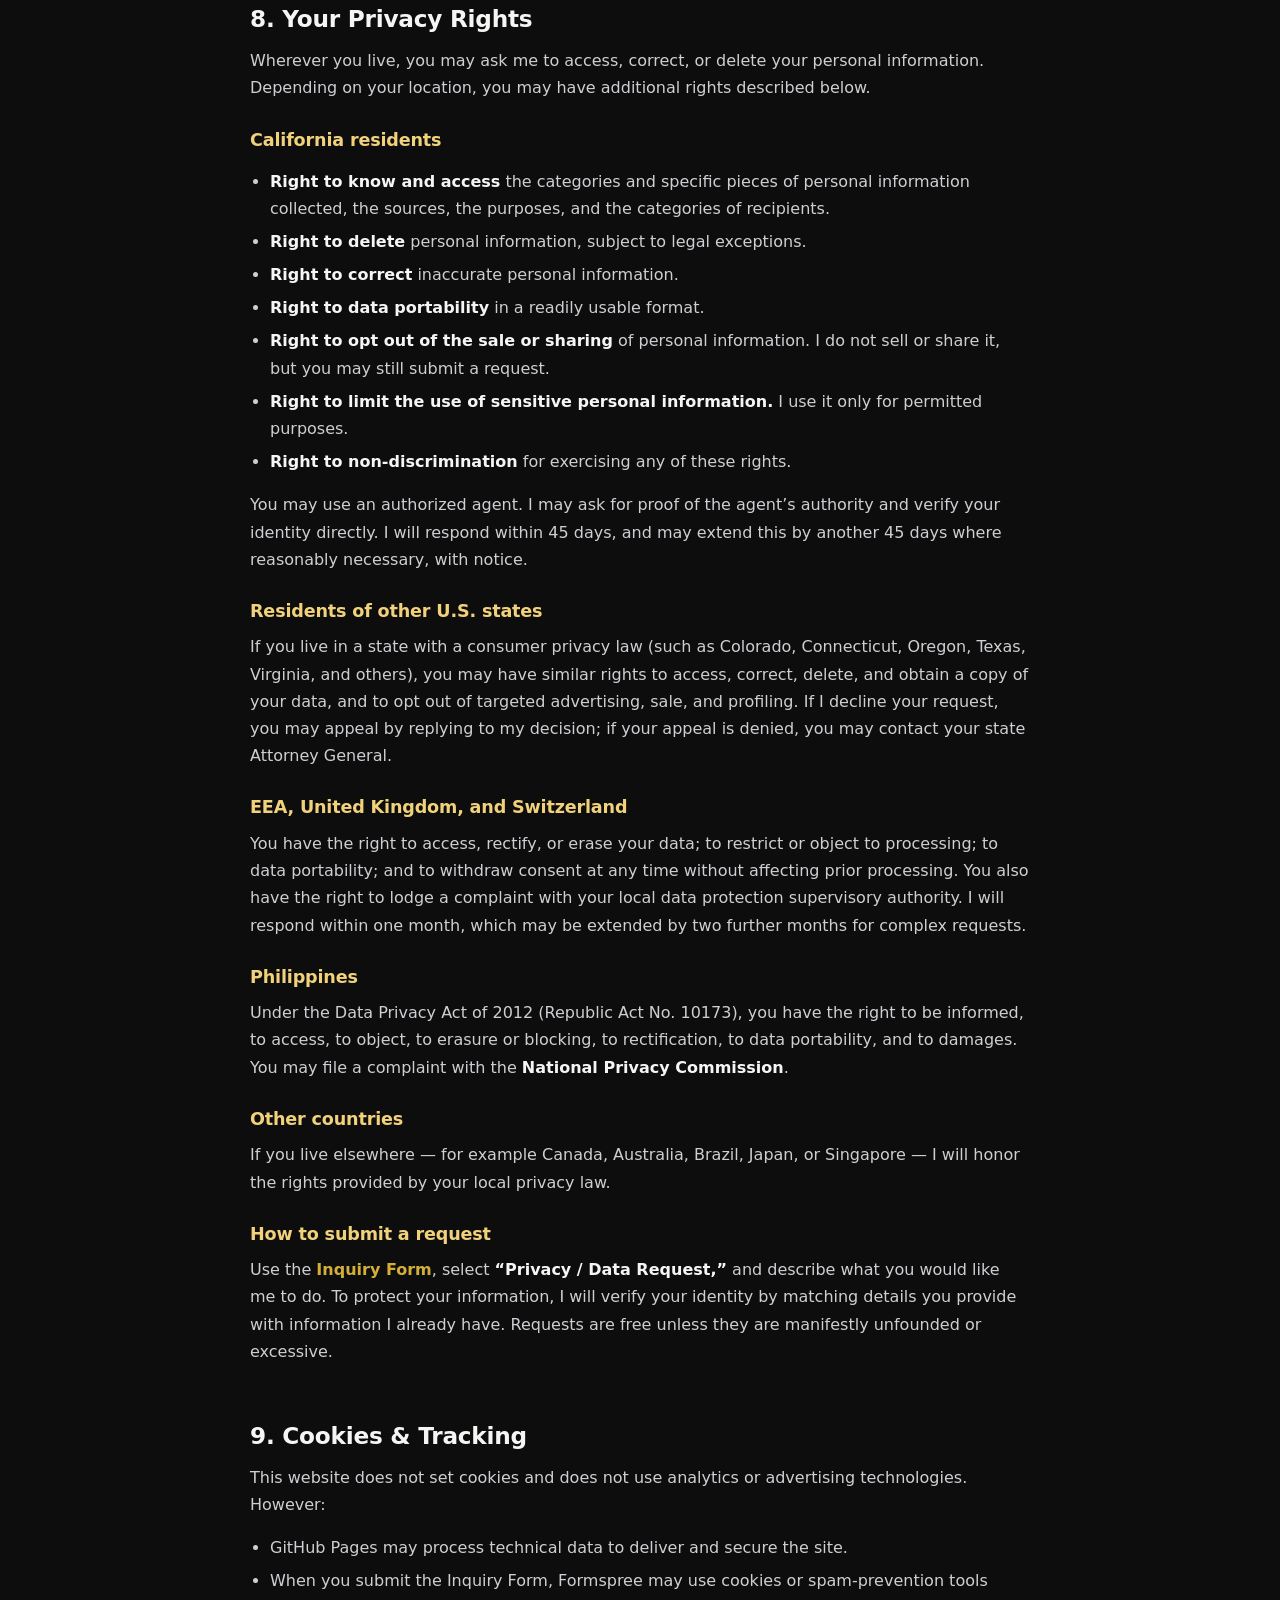
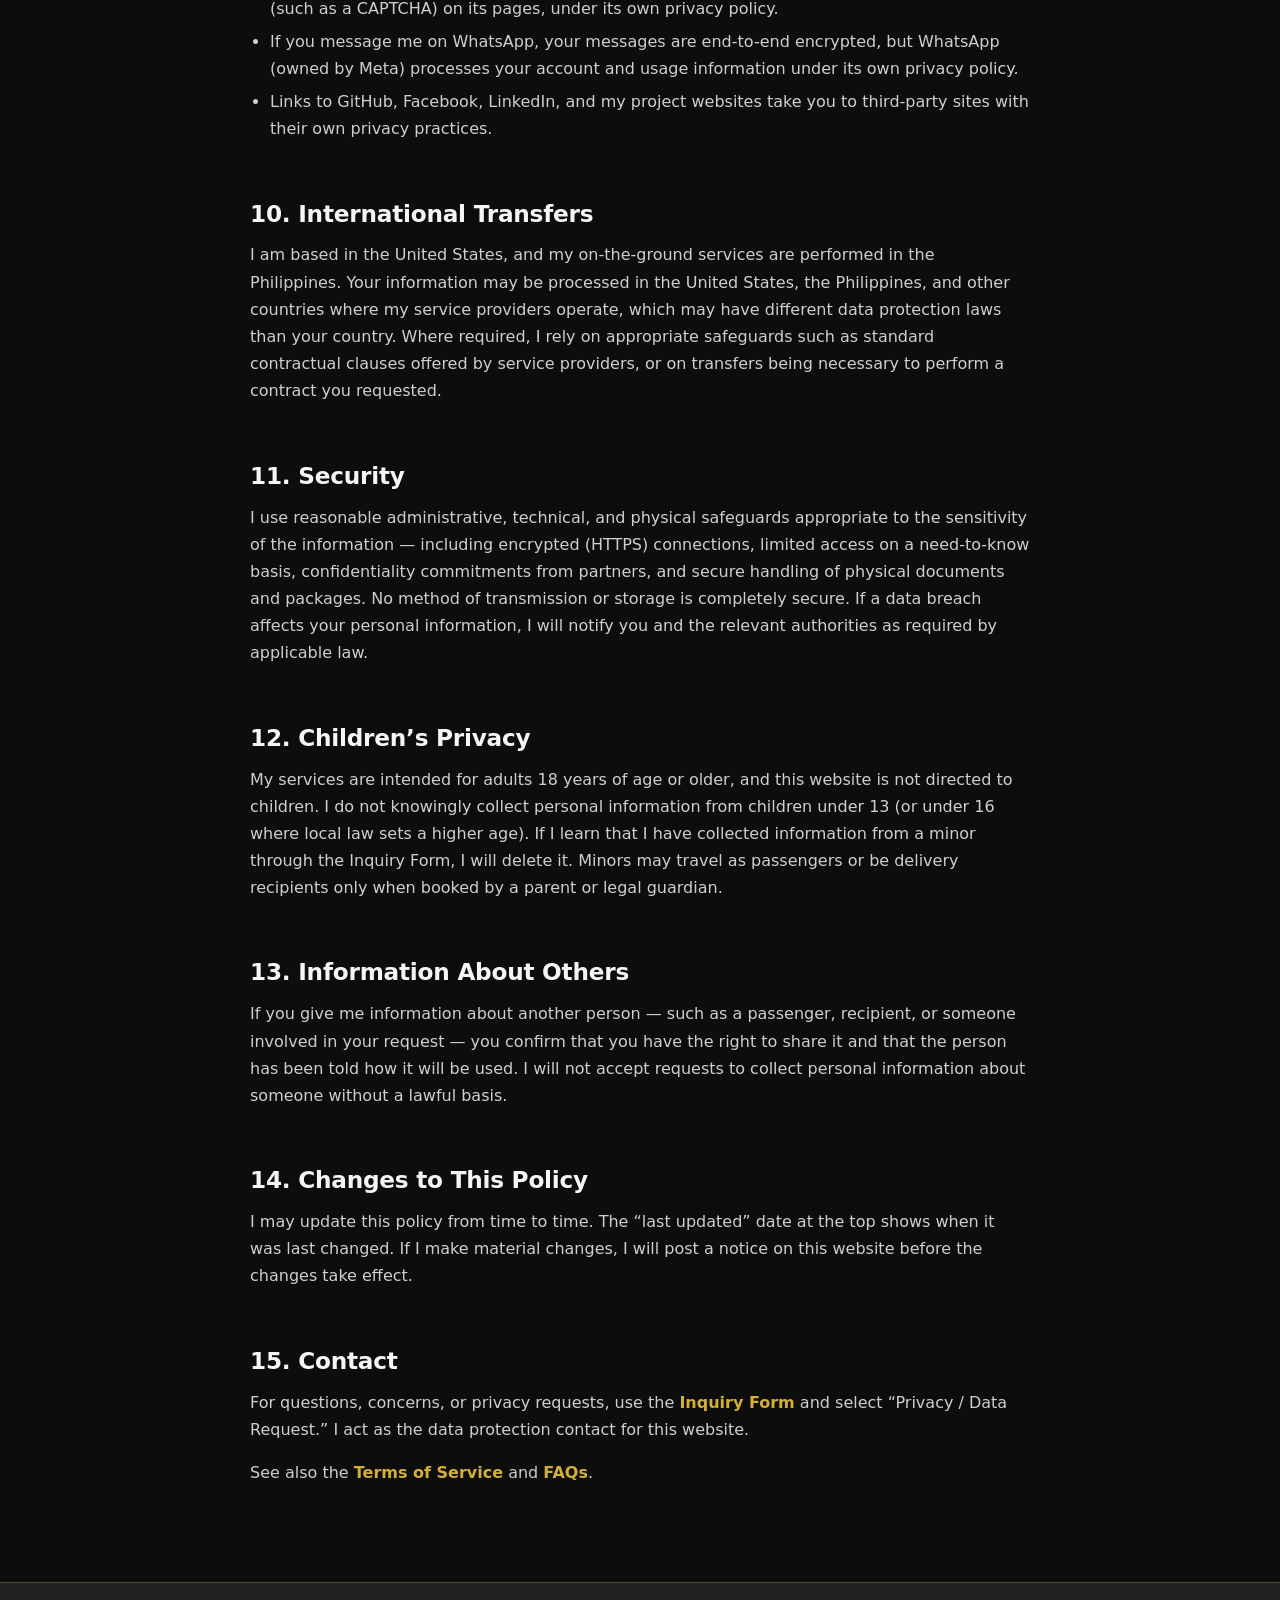
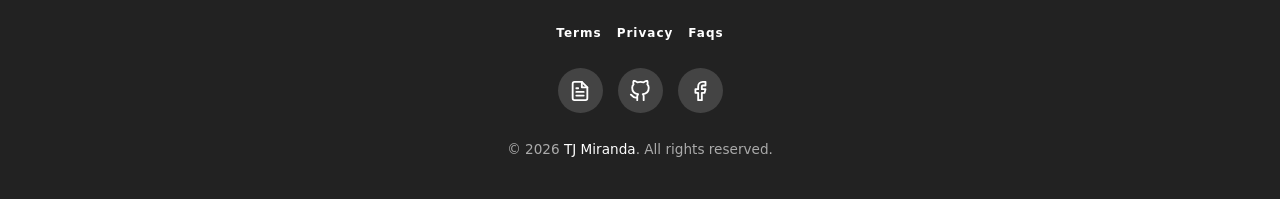
<file: privacy.html>
<!doctype html>
<html lang="en">
  <head>
    <meta charset="UTF-8" />
    <meta name="viewport" content="width=device-width, initial-scale=1.0" />
    <meta name="theme-color" content="#111112" />
    <title>Privacy Policy | TJ Miranda</title>
    <meta name="description" content="How TJ Miranda collects, uses, shares, and protects personal information, and your privacy rights under California, U.S. state, EU/UK, Philippine, and other laws." />
    <link rel="stylesheet" href="main.css" />
    <script src="main.js" defer></script>
  </head>
  <body>
    <a class="skip-link" href="#main">Skip to content</a>

    <header class="site-header">
      <div class="navbar">
        <a href="index.html" class="logo">
          <span class="logo-prefix">it's me</span>
          <span class="logo-name">TJ</span>
        </a>
        <button type="button" class="hamburger" aria-label="Open menu" aria-expanded="false" aria-controls="site-menu">
          <span class="bar"></span>
          <span class="bar"></span>
          <span class="bar"></span>
        </button>
      </div>
      <div class="menu-backdrop"></div>
      <nav id="site-menu" class="menu-panel" aria-label="Main" aria-hidden="true">
        <p class="menu-label">Menu</p>
        <ul class="nav-menu">
          <li><a href="index.html" class="nav-link">Home</a></li>
          <li><a href="about.html" class="nav-link">About</a></li>
          <li><a href="services.html" class="nav-link">Services</a></li>
          <li><a href="resume.html" class="nav-link">My Resume</a></li>
          <li><a href="apps.html" class="nav-link">My Apps</a></li>
        </ul>
        <p class="menu-label">Help &amp; Legal</p>
        <ul class="nav-menu nav-menu--secondary">
          <li><a href="terms.html" class="nav-link">Terms</a></li>
          <li><a href="privacy.html" class="nav-link" aria-current="page">Privacy</a></li>
          <li><a href="faqs.html" class="nav-link">Faqs</a></li>
        </ul>
        <a href="services.html#inquire-now" class="btn">Inquire Now</a>
      </nav>
    </header>

    <main id="main">
      <section class="page-hero">
        <div class="wrap">
          <span class="eyebrow">Legal</span>
          <h1>Privacy Policy</h1>
          <p>How your personal information is collected, used, shared, and protected — and the choices and rights you have.</p>
          <p class="meta">Effective date and last updated: September 12, 2026</p>
        </div>
      </section>

      <section class="section">
        <div class="wrap wrap--narrow prose">
          <div class="callout">
            <p><strong>The short version:</strong> I collect only what I need to respond to you and deliver the service you request. I do not sell your personal information, I do not share it for targeted advertising, and this website does not use advertising or analytics cookies. You can ask to access, correct, or delete your information at any time.</p>
          </div>

          <nav class="toc" aria-label="Privacy Policy contents">
            <h2>Contents</h2>
            <ol>
              <li><a href="#who">Who I Am</a></li>
              <li><a href="#collect">Information I Collect</a></li>
              <li><a href="#use">How I Use Information</a></li>
              <li><a href="#sensitive">Sensitive Information</a></li>
              <li><a href="#share">How I Share Information</a></li>
              <li><a href="#california">California Disclosures</a></li>
              <li><a href="#retention">Data Retention</a></li>
              <li><a href="#your-rights">Your Privacy Rights</a></li>
              <li><a href="#cookies">Cookies &amp; Tracking</a></li>
              <li><a href="#transfers">International Transfers</a></li>
              <li><a href="#security">Security</a></li>
              <li><a href="#children">Children’s Privacy</a></li>
              <li><a href="#others">Information About Others</a></li>
              <li><a href="#changes">Changes to This Policy</a></li>
              <li><a href="#contact">Contact</a></li>
            </ol>
          </nav>

          <h2 id="who">1. Who I Am</h2>
          <p>This website, <strong>tjmiranda.com</strong>, is operated by Tracy Jon N. Miranda (“TJ Miranda,” “I,” “me,” or “my”), an individual based in California, United States. I am the party responsible for (the “controller” or “personal information controller” of) the personal information described in this policy.</p>
          <p>This policy applies to information collected through this website, the Inquiry Form, and in connection with my services: <strong>Web Development</strong>, <strong>Airport Pickup &amp; Drop-off</strong> at Manila International Airport (NAIA), <strong>Secret Services</strong> (discreet and confidential assistance), and <strong>Special Handling &amp; Shipping</strong> of packages and documents within the Philippines.</p>

          <h2 id="collect">2. Information I Collect</h2>
          <h3>Information you provide</h3>
          <ul>
            <li><strong>Contact details:</strong> full name, email address, and WhatsApp number.</li>
            <li><strong>Date of birth:</strong> used only to confirm you are at least 18 years old.</li>
            <li><strong>Inquiry content:</strong> the service or subject you select and your message.</li>
            <li><strong>Airport transfer details:</strong> flight number, travel date and time, terminal, pickup and drop-off addresses, number of passengers and bags, and special requests.</li>
            <li><strong>Shipping details:</strong> sender and recipient names, addresses, and phone numbers; item description and declared value; delivery instructions; and proof of delivery (such as a recipient signature and a photo of the delivered item).</li>
            <li><strong>Secret services details:</strong> information about your request that you choose to share, which may include locations, schedules, and details about property, documents, or appointments.</li>
            <li><strong>Web development details:</strong> business information, website content, branding assets, and, if you choose to provide them through a secure channel, access credentials for hosting or website accounts.</li>
            <li><strong>Payment and transaction records:</strong> amounts, dates, and payment method type. Card and bank details are handled by the payment provider; I do not store full card numbers.</li>
            <li><strong>Identity verification:</strong> for certain high-value deliveries or confidential handovers, I may ask to view a government-issued ID in person to confirm the right person receives an item. Please do not send ID numbers through the website.</li>
          </ul>

          <h3>Information collected automatically</h3>
          <ul>
            <li><strong>Server logs:</strong> this site is hosted on GitHub Pages. GitHub may log technical information such as your IP address, browser type, the page requested, and the date and time, for security and service operation.</li>
            <li><strong>Form metadata:</strong> when you submit the Inquiry Form, Formspree (the form provider) receives technical data such as your IP address and browser information and may use spam protection tools.</li>
          </ul>
          <p>This website does not use analytics, advertising pixels, session recording, or cross-site tracking.</p>

          <h3>Information from other people</h3>
          <p>Someone else may give me your information — for example, a family member booking your airport pickup, or a sender listing you as a delivery recipient.</p>

          <h3>Apps on this website</h3>
          <p>The tools under <a href="apps.html">My Apps</a>, including the Health Tracker, run entirely in your browser and save what you enter — including health information — in your own device's local storage. That data is never sent to me, to this website's host, or to anyone else, and I cannot see it, recover it, or delete it for you. You control it: back it up to a file, restore it, or erase it from inside the app. Clearing your browsing data also erases it. If you copy your records into Google Sheets or any other service, that copy leaves this website and is covered by that service's own terms and privacy policy.</p>

          <h2 id="use">3. How I Use Information</h2>
          <p>I use personal information only for the purposes below. If you are in the European Economic Area (EEA), United Kingdom, or another place that requires a legal basis for processing, the basis for each purpose is listed.</p>
          <div class="table-scroll">
            <table>
              <thead>
                <tr><th scope="col">Purpose</th><th scope="col">Legal basis (GDPR / UK GDPR)</th></tr>
              </thead>
              <tbody>
                <tr><td>Responding to inquiries and preparing quotes</td><td>Steps taken at your request before entering a contract; legitimate interests</td></tr>
                <tr><td>Providing, scheduling, and completing the services you book</td><td>Performance of a contract</td></tr>
                <tr><td>Confirming you are 18 or older</td><td>Consent; legitimate interests in contracting only with adults</td></tr>
                <tr><td>Communicating about bookings, delays, and deliveries by email or WhatsApp</td><td>Performance of a contract</td></tr>
                <tr><td>Billing, accounting, and tax records</td><td>Performance of a contract; legal obligation</td></tr>
                <tr><td>Screening for prohibited items and unlawful requests, preventing fraud, and keeping people safe</td><td>Legal obligation; legitimate interests</td></tr>
                <tr><td>Handling claims, disputes, and legal requirements</td><td>Legal obligation; legitimate interests in establishing or defending legal claims</td></tr>
                <tr><td>Improving and securing this website</td><td>Legitimate interests</td></tr>
              </tbody>
            </table>
          </div>
          <p>I do not use your information for automated decision-making that produces legal or similarly significant effects, and I do not send marketing messages unless you ask to receive them.</p>

          <h2 id="sensitive">4. Sensitive Information</h2>
          <p>Some information may be considered “sensitive” under certain laws — for example, account log-in credentials or government ID details under the California Consumer Privacy Act (CCPA), or age under the Philippine Data Privacy Act of 2012. I use sensitive information only as reasonably necessary to provide the services you request, to verify identity or age, to keep people and property safe, and to comply with law. I do not use or disclose it to infer characteristics about you.</p>

          <h2 id="share">5. How I Share Information</h2>
          <p><strong>I do not sell your personal information, and I do not share it for cross-context behavioral advertising.</strong> I have not done so in the past 12 months. I disclose information only as follows:</p>
          <ul>
            <li><strong>Service providers</strong> that process data on my behalf, such as Formspree (form handling), GitHub (website hosting), WhatsApp (messaging), my email provider, and payment processors.</li>
            <li><strong>Service partners</strong> needed to complete your booking, such as authorized drivers, licensed carriers for inter-island or remote deliveries, and trusted assistants bound by confidentiality. They receive only the information needed for the task.</li>
            <li><strong>Recipients you designate</strong>, such as the recipient of a delivery who may see sender details on the package or proof of delivery.</li>
            <li><strong>Legal and safety reasons:</strong> when required by law, subpoena, court order, or other valid legal process; to report prohibited items as required by law; or to protect the rights, property, or safety of you, me, or others.</li>
            <li><strong>With your consent</strong> or at your direction.</li>
          </ul>

          <h2 id="california">6. California Disclosures</h2>
          <p>This section provides the notice required by the California Consumer Privacy Act, as amended by the California Privacy Rights Act (together, “CCPA”), and the California Online Privacy Protection Act (CalOPPA). In the preceding 12 months, I have collected the following categories of personal information:</p>
          <div class="table-scroll">
            <table>
              <thead>
                <tr><th scope="col">Category</th><th scope="col">Examples</th><th scope="col">Source</th><th scope="col">Disclosed for a business purpose to</th></tr>
              </thead>
              <tbody>
                <tr><td>Identifiers</td><td>Name, email, WhatsApp number, IP address</td><td>You; your device; people booking for you</td><td>Service providers; service partners</td></tr>
                <tr><td>Customer records (Cal. Civ. Code § 1798.80(e))</td><td>Name, address, phone, signature</td><td>You; senders and bookers</td><td>Service providers; service partners</td></tr>
                <tr><td>Protected classification characteristics</td><td>Date of birth / age</td><td>You</td><td>Service providers (form and email hosting)</td></tr>
                <tr><td>Commercial information</td><td>Services requested, quotes, transaction records</td><td>You</td><td>Service providers (payments, accounting)</td></tr>
                <tr><td>Internet or network activity</td><td>Server log and form submission metadata</td><td>Your device</td><td>Service providers (hosting, forms)</td></tr>
                <tr><td>Geolocation data</td><td>Pickup, drop-off, and delivery addresses; approximate location from IP address</td><td>You; your device</td><td>Service partners</td></tr>
                <tr><td>Audio, electronic, or visual information</td><td>Proof-of-delivery photos</td><td>Collected during delivery</td><td>You and the sender</td></tr>
                <tr><td>Professional or business information</td><td>Business details for web projects</td><td>You</td><td>Service providers (hosting) as needed</td></tr>
                <tr><td>Sensitive personal information</td><td>Website account credentials you provide; government ID viewed for verification</td><td>You</td><td>Not disclosed, except as required by law</td></tr>
              </tbody>
            </table>
          </div>
          <p>I do not collect biometric information, and I do not create inferences or profiles about you. I do not sell or share personal information, including that of consumers under 16 years of age.</p>
          <p><strong>Shine the Light (Cal. Civ. Code § 1798.83):</strong> I do not disclose personal information to third parties for their own direct marketing purposes.</p>
          <p><strong>Do Not Track and Global Privacy Control:</strong> This site does not track visitors over time or across third-party websites, so it does not change behavior in response to browser “Do Not Track” signals. If your browser sends a Global Privacy Control (GPC) signal, I treat it as a valid request to opt out of the sale or sharing of your personal information.</p>

          <h2 id="retention">7. Data Retention</h2>
          <p>I keep personal information only as long as needed for the purposes in this policy, using these criteria:</p>
          <ul>
            <li><strong>Inquiries that don’t lead to a booking:</strong> generally deleted within 12 months of the last contact.</li>
            <li><strong>Client and booking records:</strong> kept for the duration of the engagement and then as long as needed for tax, accounting, and legal obligations (generally up to 7 years).</li>
            <li><strong>Proof of delivery and chain-of-custody records:</strong> generally kept for up to 3 years to handle claims.</li>
            <li><strong>Website or hosting credentials:</strong> deleted or returned when the project or maintenance agreement ends; you should change passwords after handoff.</li>
            <li><strong>Government ID:</strong> viewed for verification and not copied or kept unless required by law.</li>
            <li><strong>Server and form logs:</strong> retained by GitHub and Formspree under their own retention policies.</li>
          </ul>
          <p>Information may be kept longer if required by law or needed to resolve a dispute.</p>

          <h2 id="your-rights">8. Your Privacy Rights</h2>
          <p>Wherever you live, you may ask me to access, correct, or delete your personal information. Depending on your location, you may have additional rights described below.</p>

          <h3>California residents</h3>
          <ul>
            <li><strong>Right to know and access</strong> the categories and specific pieces of personal information collected, the sources, the purposes, and the categories of recipients.</li>
            <li><strong>Right to delete</strong> personal information, subject to legal exceptions.</li>
            <li><strong>Right to correct</strong> inaccurate personal information.</li>
            <li><strong>Right to data portability</strong> in a readily usable format.</li>
            <li><strong>Right to opt out of the sale or sharing</strong> of personal information. I do not sell or share it, but you may still submit a request.</li>
            <li><strong>Right to limit the use of sensitive personal information.</strong> I use it only for permitted purposes.</li>
            <li><strong>Right to non-discrimination</strong> for exercising any of these rights.</li>
          </ul>
          <p>You may use an authorized agent. I may ask for proof of the agent’s authority and verify your identity directly. I will respond within 45 days, and may extend this by another 45 days where reasonably necessary, with notice.</p>

          <h3>Residents of other U.S. states</h3>
          <p>If you live in a state with a consumer privacy law (such as Colorado, Connecticut, Oregon, Texas, Virginia, and others), you may have similar rights to access, correct, delete, and obtain a copy of your data, and to opt out of targeted advertising, sale, and profiling. If I decline your request, you may appeal by replying to my decision; if your appeal is denied, you may contact your state Attorney General.</p>

          <h3>EEA, United Kingdom, and Switzerland</h3>
          <p>You have the right to access, rectify, or erase your data; to restrict or object to processing; to data portability; and to withdraw consent at any time without affecting prior processing. You also have the right to lodge a complaint with your local data protection supervisory authority. I will respond within one month, which may be extended by two further months for complex requests.</p>

          <h3>Philippines</h3>
          <p>Under the Data Privacy Act of 2012 (Republic Act No. 10173), you have the right to be informed, to access, to object, to erasure or blocking, to rectification, to data portability, and to damages. You may file a complaint with the <strong>National Privacy Commission</strong>.</p>

          <h3>Other countries</h3>
          <p>If you live elsewhere — for example Canada, Australia, Brazil, Japan, or Singapore — I will honor the rights provided by your local privacy law.</p>

          <h3>How to submit a request</h3>
          <p>Use the <a href="services.html#inquire-now">Inquiry Form</a>, select <strong>“Privacy / Data Request,”</strong> and describe what you would like me to do. To protect your information, I will verify your identity by matching details you provide with information I already have. Requests are free unless they are manifestly unfounded or excessive.</p>

          <h2 id="cookies">9. Cookies &amp; Tracking</h2>
          <p>This website does not set cookies and does not use analytics or advertising technologies. However:</p>
          <ul>
            <li>GitHub Pages may process technical data to deliver and secure the site.</li>
            <li>When you submit the Inquiry Form, Formspree may use cookies or spam-prevention tools (such as a CAPTCHA) on its pages, under its own privacy policy.</li>
            <li>If you message me on WhatsApp, your messages are end-to-end encrypted, but WhatsApp (owned by Meta) processes your account and usage information under its own privacy policy.</li>
            <li>Links to GitHub, Facebook, LinkedIn, and my project websites take you to third-party sites with their own privacy practices.</li>
          </ul>

          <h2 id="transfers">10. International Transfers</h2>
          <p>I am based in the United States, and my on-the-ground services are performed in the Philippines. Your information may be processed in the United States, the Philippines, and other countries where my service providers operate, which may have different data protection laws than your country. Where required, I rely on appropriate safeguards such as standard contractual clauses offered by service providers, or on transfers being necessary to perform a contract you requested.</p>

          <h2 id="security">11. Security</h2>
          <p>I use reasonable administrative, technical, and physical safeguards appropriate to the sensitivity of the information — including encrypted (HTTPS) connections, limited access on a need-to-know basis, confidentiality commitments from partners, and secure handling of physical documents and packages. No method of transmission or storage is completely secure. If a data breach affects your personal information, I will notify you and the relevant authorities as required by applicable law.</p>

          <h2 id="children">12. Children’s Privacy</h2>
          <p>My services are intended for adults 18 years of age or older, and this website is not directed to children. I do not knowingly collect personal information from children under 13 (or under 16 where local law sets a higher age). If I learn that I have collected information from a minor through the Inquiry Form, I will delete it. Minors may travel as passengers or be delivery recipients only when booked by a parent or legal guardian.</p>

          <h2 id="others">13. Information About Others</h2>
          <p>If you give me information about another person — such as a passenger, recipient, or someone involved in your request — you confirm that you have the right to share it and that the person has been told how it will be used. I will not accept requests to collect personal information about someone without a lawful basis.</p>

          <h2 id="changes">14. Changes to This Policy</h2>
          <p>I may update this policy from time to time. The “last updated” date at the top shows when it was last changed. If I make material changes, I will post a notice on this website before the changes take effect.</p>

          <h2 id="contact">15. Contact</h2>
          <p>For questions, concerns, or privacy requests, use the <a href="services.html#inquire-now">Inquiry Form</a> and select “Privacy / Data Request.” I act as the data protection contact for this website.</p>
          <p>See also the <a href="terms.html">Terms of Service</a> and <a href="faqs.html">FAQs</a>.</p>
        </div>
      </section>
    </main>

    <footer>
      <div class="footer-faqs" style="display: flex; justify-content: center; gap: 15px; flex-wrap: wrap;">
        <a href="terms.html">Terms</a>
        <a href="privacy.html">Privacy</a>
        <a href="faqs.html">Faqs</a>
      </div>
      
      <div class="footer-icons">
        <!-- Resume Icon -->
        <a href="resume.html" class="circle-icon resume-icon" aria-label="Resume">
          <svg viewBox="0 0 24 24" fill="none" stroke="currentColor" stroke-width="2" stroke-linecap="round" stroke-linejoin="round" class="social-svg">
            <path d="M14 2H6a2 2 0 0 0-2 2v16a2 2 0 0 0 2 2h12a2 2 0 0 0 2-2V8z"></path>
            <polyline points="14 2 14 8 20 8"></polyline>
            <line x1="16" y1="13" x2="8" y2="13"></line>
            <line x1="16" y1="17" x2="8" y2="17"></line>
            <line x1="10" y1="9" x2="8" y2="9"></line>
          </svg>
        </a>
        
        <!-- GitHub Icon -->
        <a href="https://github.com/tjmiranda-student-0257381" target="_blank" rel="noopener noreferrer" class="circle-icon github-icon" aria-label="GitHub">
          <svg viewBox="0 0 24 24" fill="none" stroke="currentColor" stroke-width="2" stroke-linecap="round" stroke-linejoin="round" class="social-svg">
            <path d="M9 19c-5 1.5-5-2.5-7-3m14 6v-3.87a3.37 3.37 0 0 0-.94-2.61c3.14-.35 6.44-1.54 6.44-7A5.44 5.44 0 0 0 20 4.77 5.07 5.07 0 0 0 19.91 1S18.73.65 16 2.48a13.38 13.38 0 0 0-7 0C6.27.65 5.09 1 5.09 1A5.07 5.07 0 0 0 5 4.77a5.44 5.44 0 0 0-1.5 3.78c0 5.42 3.3 6.61 6.44 7A3.37 3.37 0 0 0 9 18.13V22"></path>
          </svg>
        </a>

        <!-- Facebook Icon -->
        <a href="https://www.facebook.com/nomoreneym" target="_blank" rel="noopener noreferrer" class="circle-icon fb-icon" aria-label="Facebook">
          <svg viewBox="0 0 24 24" fill="none" stroke="currentColor" stroke-width="2" stroke-linecap="round" stroke-linejoin="round" class="social-svg">
            <path d="M18 2h-3a5 5 0 0 0-5 5v3H7v4h3v8h4v-8h3l1-4h-4V7a1 1 0 0 1 1-1h3z"></path>
          </svg>
        </a>
      </div>
      <p>&copy; 2026 <a href="https://tjmiranda.com" target="_blank" rel="noopener noreferrer">TJ Miranda</a>. All rights reserved.</p>
    </footer>
  </body>
</html>
</file>
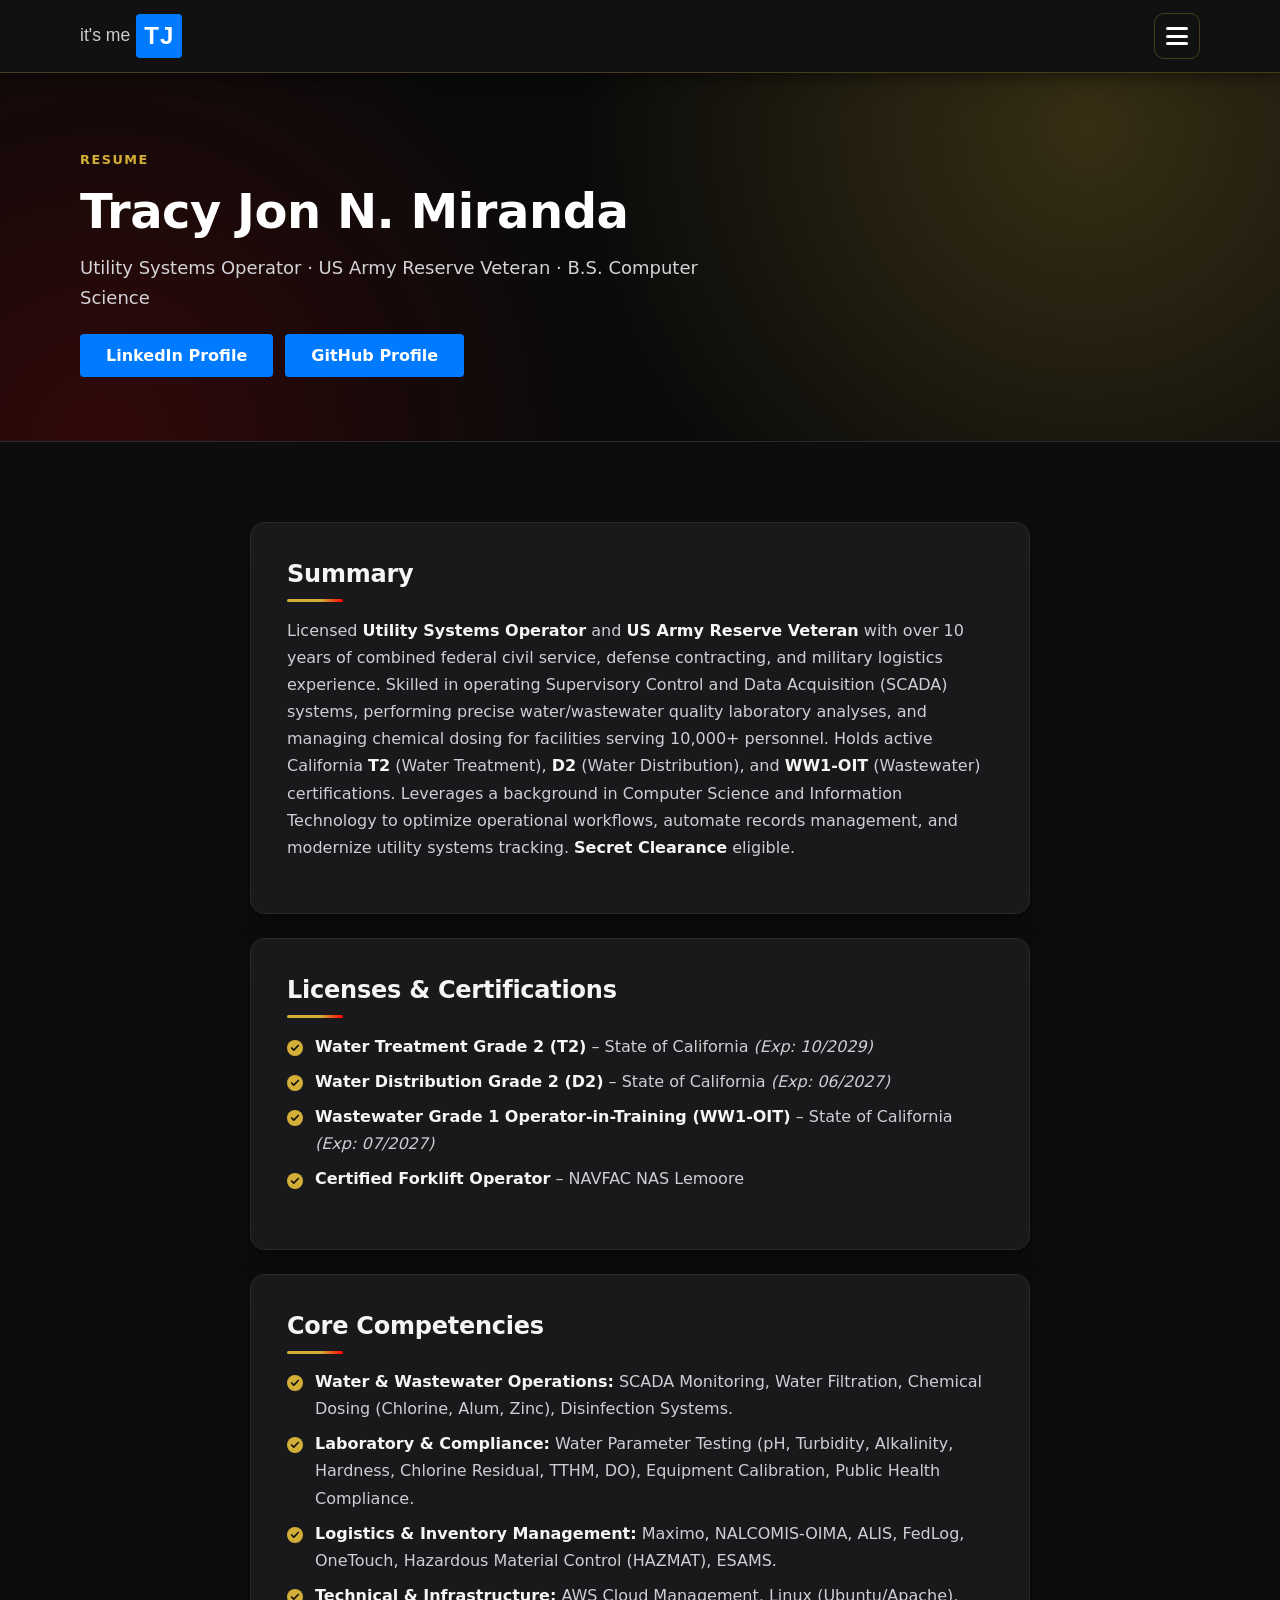
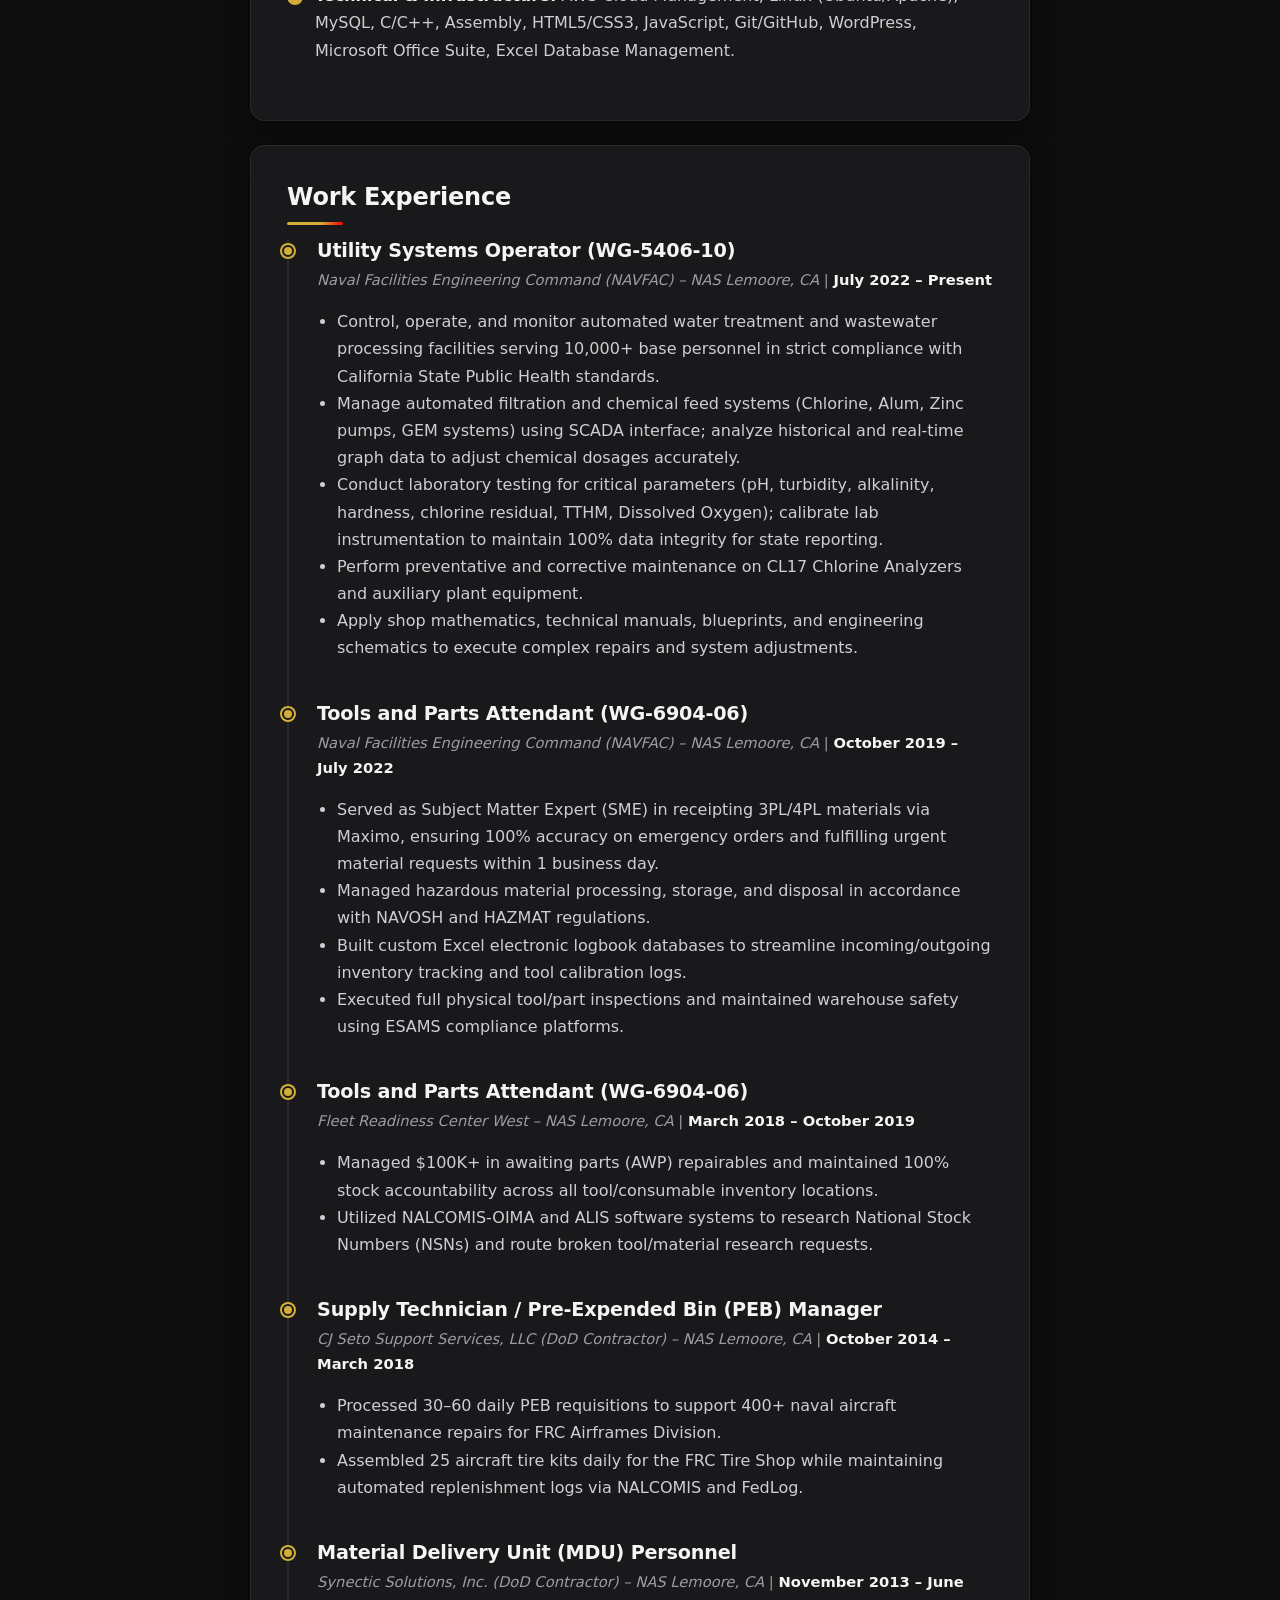
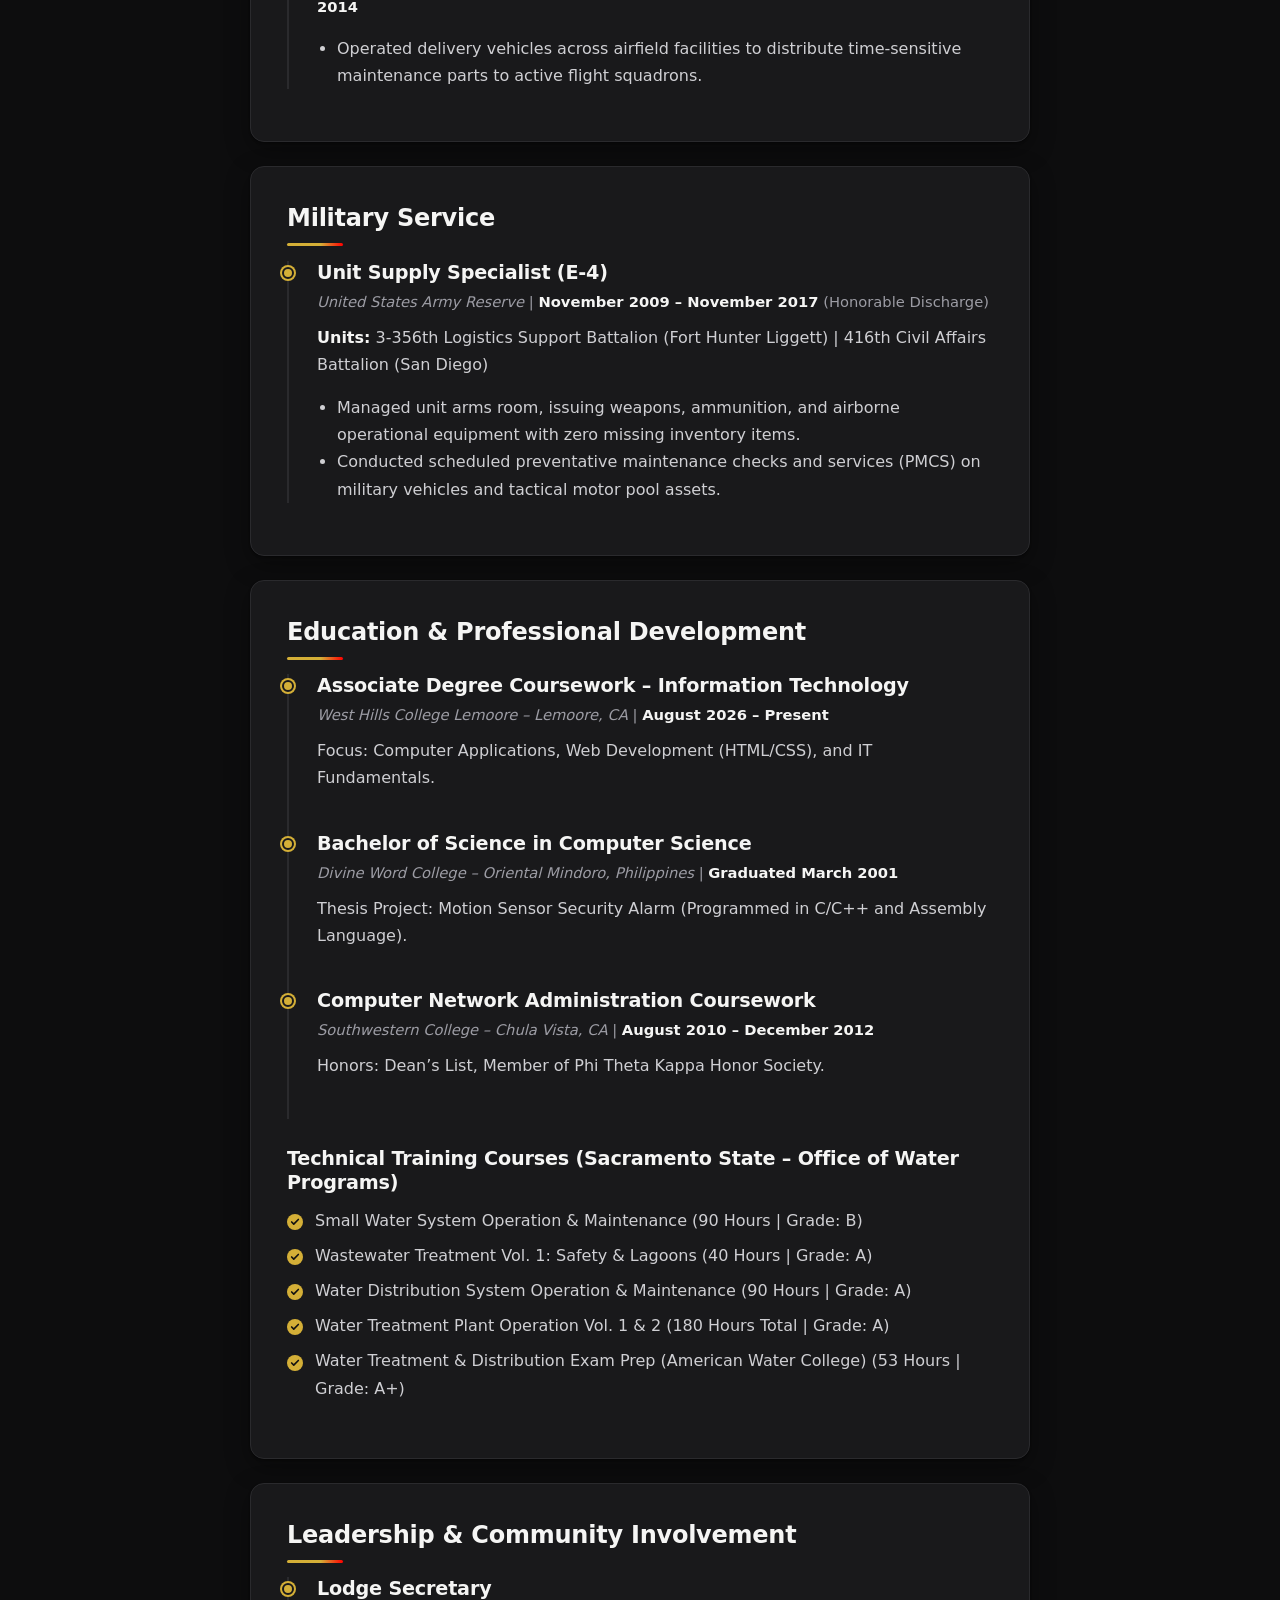
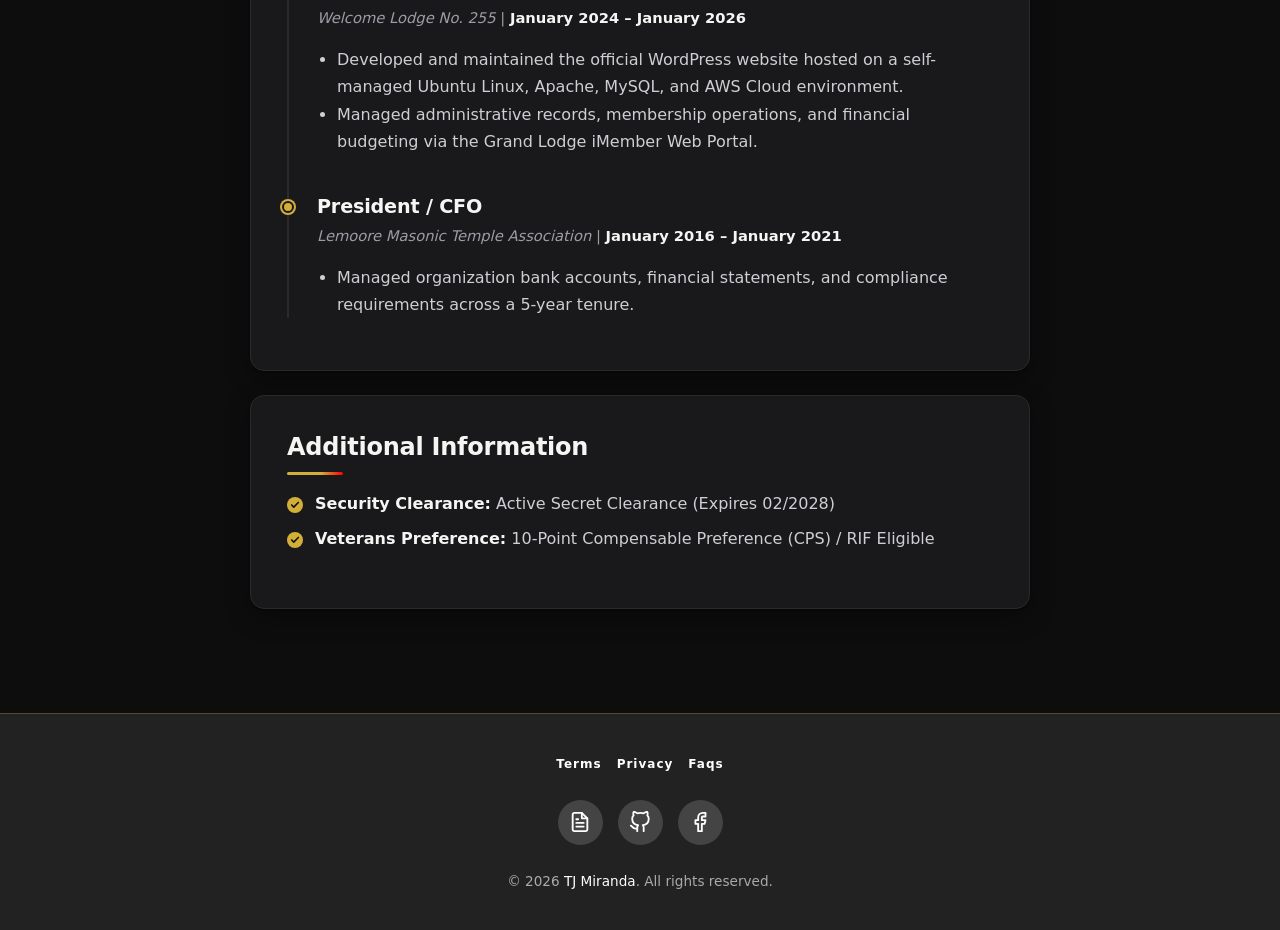
<file: resume.html>
<!doctype html>
<html lang="en">
  <head>
    <meta charset="UTF-8" />
    <meta name="viewport" content="width=device-width, initial-scale=1.0" />
    <meta name="theme-color" content="#111112" />
    <title>Resume | TJ Miranda</title>
    <meta
      name="description"
      content="Resume of Tracy Jon N. Miranda — Utility Systems Operator, US Army Reserve Veteran, and Computer Science graduate."
    />
    <link rel="stylesheet" href="main.css" />
    <script src="main.js" defer></script>
  </head>
  <body>
    <a class="skip-link" href="#main">Skip to content</a>

    <header class="site-header">
      <div class="navbar">
        <a href="index.html" class="logo">
          <span class="logo-prefix">it's me</span>
          <span class="logo-name">TJ</span>
        </a>
        <button type="button" class="hamburger" aria-label="Open menu" aria-expanded="false" aria-controls="site-menu">
          <span class="bar"></span>
          <span class="bar"></span>
          <span class="bar"></span>
        </button>
      </div>
      <div class="menu-backdrop"></div>
      <nav id="site-menu" class="menu-panel" aria-label="Main" aria-hidden="true">
        <p class="menu-label">Menu</p>
        <ul class="nav-menu">
          <li><a href="index.html" class="nav-link">Home</a></li>
          <li><a href="about.html" class="nav-link">About</a></li>
          <li><a href="services.html" class="nav-link">Services</a></li>
          <li><a href="resume.html" class="nav-link" aria-current="page">My Resume</a></li>
          <li><a href="apps.html" class="nav-link">My Apps</a></li>
        </ul>
        <p class="menu-label">Help &amp; Legal</p>
        <ul class="nav-menu nav-menu--secondary">
          <li><a href="terms.html" class="nav-link">Terms</a></li>
          <li><a href="privacy.html" class="nav-link">Privacy</a></li>
          <li><a href="faqs.html" class="nav-link">Faqs</a></li>
        </ul>
        <a href="services.html#inquire-now" class="btn">Inquire Now</a>
      </nav>
    </header>

    <main id="main">
      <!-- Header / Contact Info -->
      <section id="resume-header" class="page-hero">
        <div class="wrap">
          <span class="eyebrow">Resume</span>
          <h1>Tracy Jon N. Miranda</h1>
          <p>Utility Systems Operator · US Army Reserve Veteran · B.S. Computer Science</p>
          <div class="inline-links">
            <a
              href="https://www.linkedin.com/in/tracy-jon-miranda-77a0b33a9?utm_source=share_via&amp;utm_content=profile&amp;utm_medium=member_ios"
              target="_blank"
              rel="noopener noreferrer"
              class="btn"
              >LinkedIn Profile</a
            >
            <a href="https://github.com/tjmiranda-student-0257381" target="_blank" rel="noopener noreferrer" class="btn">GitHub Profile</a>
          </div>
        </div>
      </section>

      <section class="section">
        <div class="wrap wrap--narrow">
          <!-- Summary -->
          <article id="summary" class="content-card">
            <h2>Summary</h2>
            <p>
              Licensed <strong>Utility Systems Operator</strong> and
              <strong>US Army Reserve Veteran</strong> with over 10 years of
              combined federal civil service, defense contracting, and military
              logistics experience. Skilled in operating Supervisory Control and
              Data Acquisition (SCADA) systems, performing precise
              water/wastewater quality laboratory analyses, and managing chemical
              dosing for facilities serving 10,000+ personnel. Holds active
              California <strong>T2</strong> (Water Treatment),
              <strong>D2</strong> (Water Distribution), and
              <strong>WW1-OIT</strong> (Wastewater) certifications. Leverages a
              background in Computer Science and Information Technology to
              optimize operational workflows, automate records management, and
              modernize utility systems tracking.
              <strong>Secret Clearance</strong> eligible.
            </p>
          </article>

          <!-- Licenses & Certifications -->
          <article id="licenses" class="content-card">
            <h2>Licenses &amp; Certifications</h2>
            <ul class="check-list">
              <li><strong>Water Treatment Grade 2 (T2)</strong> – State of California <em>(Exp: 10/2029)</em></li>
              <li><strong>Water Distribution Grade 2 (D2)</strong> – State of California <em>(Exp: 06/2027)</em></li>
              <li><strong>Wastewater Grade 1 Operator-in-Training (WW1-OIT)</strong> – State of California <em>(Exp: 07/2027)</em></li>
              <li><strong>Certified Forklift Operator</strong> – NAVFAC NAS Lemoore</li>
            </ul>
          </article>

          <!-- Core Competencies -->
          <article id="competencies" class="content-card">
            <h2>Core Competencies</h2>
            <ul class="check-list">
              <li><strong>Water &amp; Wastewater Operations:</strong> SCADA Monitoring, Water Filtration, Chemical Dosing (Chlorine, Alum, Zinc), Disinfection Systems.</li>
              <li><strong>Laboratory &amp; Compliance:</strong> Water Parameter Testing (pH, Turbidity, Alkalinity, Hardness, Chlorine Residual, TTHM, DO), Equipment Calibration, Public Health Compliance.</li>
              <li><strong>Logistics &amp; Inventory Management:</strong> Maximo, NALCOMIS-OIMA, ALIS, FedLog, OneTouch, Hazardous Material Control (HAZMAT), ESAMS.</li>
              <li><strong>Technical &amp; Infrastructure:</strong> AWS Cloud Management, Linux (Ubuntu/Apache), MySQL, C/C++, Assembly, HTML5/CSS3, JavaScript, Git/GitHub, WordPress, Microsoft Office Suite, Excel Database Management.</li>
            </ul>
          </article>

          <!-- Work Experience -->
          <article id="experience" class="content-card">
            <h2>Work Experience</h2>

            <div class="resume-entry job">
              <h3>Utility Systems Operator (WG-5406-10)</h3>
              <p class="meta"><em>Naval Facilities Engineering Command (NAVFAC) – NAS Lemoore, CA</em> | <strong>July 2022 – Present</strong></p>
              <ul>
                <li>Control, operate, and monitor automated water treatment and wastewater processing facilities serving 10,000+ base personnel in strict compliance with California State Public Health standards.</li>
                <li>Manage automated filtration and chemical feed systems (Chlorine, Alum, Zinc pumps, GEM systems) using SCADA interface; analyze historical and real-time graph data to adjust chemical dosages accurately.</li>
                <li>Conduct laboratory testing for critical parameters (pH, turbidity, alkalinity, hardness, chlorine residual, TTHM, Dissolved Oxygen); calibrate lab instrumentation to maintain 100% data integrity for state reporting.</li>
                <li>Perform preventative and corrective maintenance on CL17 Chlorine Analyzers and auxiliary plant equipment.</li>
                <li>Apply shop mathematics, technical manuals, blueprints, and engineering schematics to execute complex repairs and system adjustments.</li>
              </ul>
            </div>

            <div class="resume-entry job">
              <h3>Tools and Parts Attendant (WG-6904-06)</h3>
              <p class="meta"><em>Naval Facilities Engineering Command (NAVFAC) – NAS Lemoore, CA</em> | <strong>October 2019 – July 2022</strong></p>
              <ul>
                <li>Served as Subject Matter Expert (SME) in receipting 3PL/4PL materials via Maximo, ensuring 100% accuracy on emergency orders and fulfilling urgent material requests within 1 business day.</li>
                <li>Managed hazardous material processing, storage, and disposal in accordance with NAVOSH and HAZMAT regulations.</li>
                <li>Built custom Excel electronic logbook databases to streamline incoming/outgoing inventory tracking and tool calibration logs.</li>
                <li>Executed full physical tool/part inspections and maintained warehouse safety using ESAMS compliance platforms.</li>
              </ul>
            </div>

            <div class="resume-entry job">
              <h3>Tools and Parts Attendant (WG-6904-06)</h3>
              <p class="meta"><em>Fleet Readiness Center West – NAS Lemoore, CA</em> | <strong>March 2018 – October 2019</strong></p>
              <ul>
                <li>Managed $100K+ in awaiting parts (AWP) repairables and maintained 100% stock accountability across all tool/consumable inventory locations.</li>
                <li>Utilized NALCOMIS-OIMA and ALIS software systems to research National Stock Numbers (NSNs) and route broken tool/material research requests.</li>
              </ul>
            </div>

            <div class="resume-entry job">
              <h3>Supply Technician / Pre-Expended Bin (PEB) Manager</h3>
              <p class="meta"><em>CJ Seto Support Services, LLC (DoD Contractor) – NAS Lemoore, CA</em> | <strong>October 2014 – March 2018</strong></p>
              <ul>
                <li>Processed 30–60 daily PEB requisitions to support 400+ naval aircraft maintenance repairs for FRC Airframes Division.</li>
                <li>Assembled 25 aircraft tire kits daily for the FRC Tire Shop while maintaining automated replenishment logs via NALCOMIS and FedLog.</li>
              </ul>
            </div>

            <div class="resume-entry job">
              <h3>Material Delivery Unit (MDU) Personnel</h3>
              <p class="meta"><em>Synectic Solutions, Inc. (DoD Contractor) – NAS Lemoore, CA</em> | <strong>November 2013 – June 2014</strong></p>
              <ul>
                <li>Operated delivery vehicles across airfield facilities to distribute time-sensitive maintenance parts to active flight squadrons.</li>
              </ul>
            </div>
          </article>

          <!-- Military Service -->
          <article id="military" class="content-card">
            <h2>Military Service</h2>
            <div class="resume-entry service">
              <h3>Unit Supply Specialist (E-4)</h3>
              <p class="meta"><em>United States Army Reserve</em> | <strong>November 2009 – November 2017</strong> (Honorable Discharge)</p>
              <p><strong>Units:</strong> 3-356th Logistics Support Battalion (Fort Hunter Liggett) | 416th Civil Affairs Battalion (San Diego)</p>
              <ul>
                <li>Managed unit arms room, issuing weapons, ammunition, and airborne operational equipment with zero missing inventory items.</li>
                <li>Conducted scheduled preventative maintenance checks and services (PMCS) on military vehicles and tactical motor pool assets.</li>
              </ul>
            </div>
          </article>

          <!-- Education & Development -->
          <article id="education" class="content-card">
            <h2>Education &amp; Professional Development</h2>

            <div class="resume-entry school">
              <h3>Associate Degree Coursework – Information Technology</h3>
              <p class="meta"><em>West Hills College Lemoore – Lemoore, CA</em> | <strong>August 2026 – Present</strong></p>
              <p>Focus: Computer Applications, Web Development (HTML/CSS), and IT Fundamentals.</p>
            </div>

            <div class="resume-entry school">
              <h3>Bachelor of Science in Computer Science</h3>
              <p class="meta"><em>Divine Word College – Oriental Mindoro, Philippines</em> | <strong>Graduated March 2001</strong></p>
              <p>Thesis Project: Motion Sensor Security Alarm (Programmed in C/C++ and Assembly Language).</p>
            </div>

            <div class="resume-entry school">
              <h3>Computer Network Administration Coursework</h3>
              <p class="meta"><em>Southwestern College – Chula Vista, CA</em> | <strong>August 2010 – December 2012</strong></p>
              <p>Honors: Dean’s List, Member of Phi Theta Kappa Honor Society.</p>
            </div>

            <div class="technical-courses">
              <h3 style="margin-top: 28px;">Technical Training Courses (Sacramento State – Office of Water Programs)</h3>
              <ul class="check-list">
                <li>Small Water System Operation &amp; Maintenance (90 Hours | Grade: B)</li>
                <li>Wastewater Treatment Vol. 1: Safety &amp; Lagoons (40 Hours | Grade: A)</li>
                <li>Water Distribution System Operation &amp; Maintenance (90 Hours | Grade: A)</li>
                <li>Water Treatment Plant Operation Vol. 1 &amp; 2 (180 Hours Total | Grade: A)</li>
                <li>Water Treatment &amp; Distribution Exam Prep (American Water College) (53 Hours | Grade: A+)</li>
              </ul>
            </div>
          </article>

          <!-- Leadership & Community -->
          <article id="community" class="content-card">
            <h2>Leadership &amp; Community Involvement</h2>

            <div class="resume-entry role">
              <h3>Lodge Secretary</h3>
              <p class="meta"><em>Welcome Lodge No. 255</em> | <strong>January 2024 – January 2026</strong></p>
              <ul>
                <li>Developed and maintained the official WordPress website hosted on a self-managed Ubuntu Linux, Apache, MySQL, and AWS Cloud environment.</li>
                <li>Managed administrative records, membership operations, and financial budgeting via the Grand Lodge iMember Web Portal.</li>
              </ul>
            </div>

            <div class="resume-entry role">
              <h3>President / CFO</h3>
              <p class="meta"><em>Lemoore Masonic Temple Association</em> | <strong>January 2016 – January 2021</strong></p>
              <ul>
                <li>Managed organization bank accounts, financial statements, and compliance requirements across a 5-year tenure.</li>
              </ul>
            </div>
          </article>

          <!-- Additional Information -->
          <article id="additional-info" class="content-card">
            <h2>Additional Information</h2>
            <ul class="check-list">
              <li><strong>Security Clearance:</strong> Active Secret Clearance (Expires 02/2028)</li>
              <li><strong>Veterans Preference:</strong> 10-Point Compensable Preference (CPS) / RIF Eligible</li>
            </ul>
          </article>
        </div>
      </section>
    </main>

    <footer>
      <div class="footer-faqs" style="display: flex; justify-content: center; gap: 15px; flex-wrap: wrap;">
        <a href="terms.html">Terms</a>
        <a href="privacy.html">Privacy</a>
        <a href="faqs.html">Faqs</a>
      </div>
      
      <div class="footer-icons">
        <!-- Resume Icon -->
        <a href="resume.html" class="circle-icon resume-icon" aria-label="Resume">
          <svg viewBox="0 0 24 24" fill="none" stroke="currentColor" stroke-width="2" stroke-linecap="round" stroke-linejoin="round" class="social-svg">
            <path d="M14 2H6a2 2 0 0 0-2 2v16a2 2 0 0 0 2 2h12a2 2 0 0 0 2-2V8z"></path>
            <polyline points="14 2 14 8 20 8"></polyline>
            <line x1="16" y1="13" x2="8" y2="13"></line>
            <line x1="16" y1="17" x2="8" y2="17"></line>
            <line x1="10" y1="9" x2="8" y2="9"></line>
          </svg>
        </a>
        
        <!-- GitHub Icon -->
        <a href="https://github.com/tjmiranda-student-0257381" target="_blank" rel="noopener noreferrer" class="circle-icon github-icon" aria-label="GitHub">
          <svg viewBox="0 0 24 24" fill="none" stroke="currentColor" stroke-width="2" stroke-linecap="round" stroke-linejoin="round" class="social-svg">
            <path d="M9 19c-5 1.5-5-2.5-7-3m14 6v-3.87a3.37 3.37 0 0 0-.94-2.61c3.14-.35 6.44-1.54 6.44-7A5.44 5.44 0 0 0 20 4.77 5.07 5.07 0 0 0 19.91 1S18.73.65 16 2.48a13.38 13.38 0 0 0-7 0C6.27.65 5.09 1 5.09 1A5.07 5.07 0 0 0 5 4.77a5.44 5.44 0 0 0-1.5 3.78c0 5.42 3.3 6.61 6.44 7A3.37 3.37 0 0 0 9 18.13V22"></path>
          </svg>
        </a>

        <!-- Facebook Icon -->
        <a href="https://www.facebook.com/nomoreneym" target="_blank" rel="noopener noreferrer" class="circle-icon fb-icon" aria-label="Facebook">
          <svg viewBox="0 0 24 24" fill="none" stroke="currentColor" stroke-width="2" stroke-linecap="round" stroke-linejoin="round" class="social-svg">
            <path d="M18 2h-3a5 5 0 0 0-5 5v3H7v4h3v8h4v-8h3l1-4h-4V7a1 1 0 0 1 1-1h3z"></path>
          </svg>
        </a>
      </div>
      <p>&copy; 2026 <a href="https://tjmiranda.com" target="_blank" rel="noopener noreferrer">TJ Miranda</a>. All rights reserved.</p>
    </footer>
  </body>
</html>
</file>
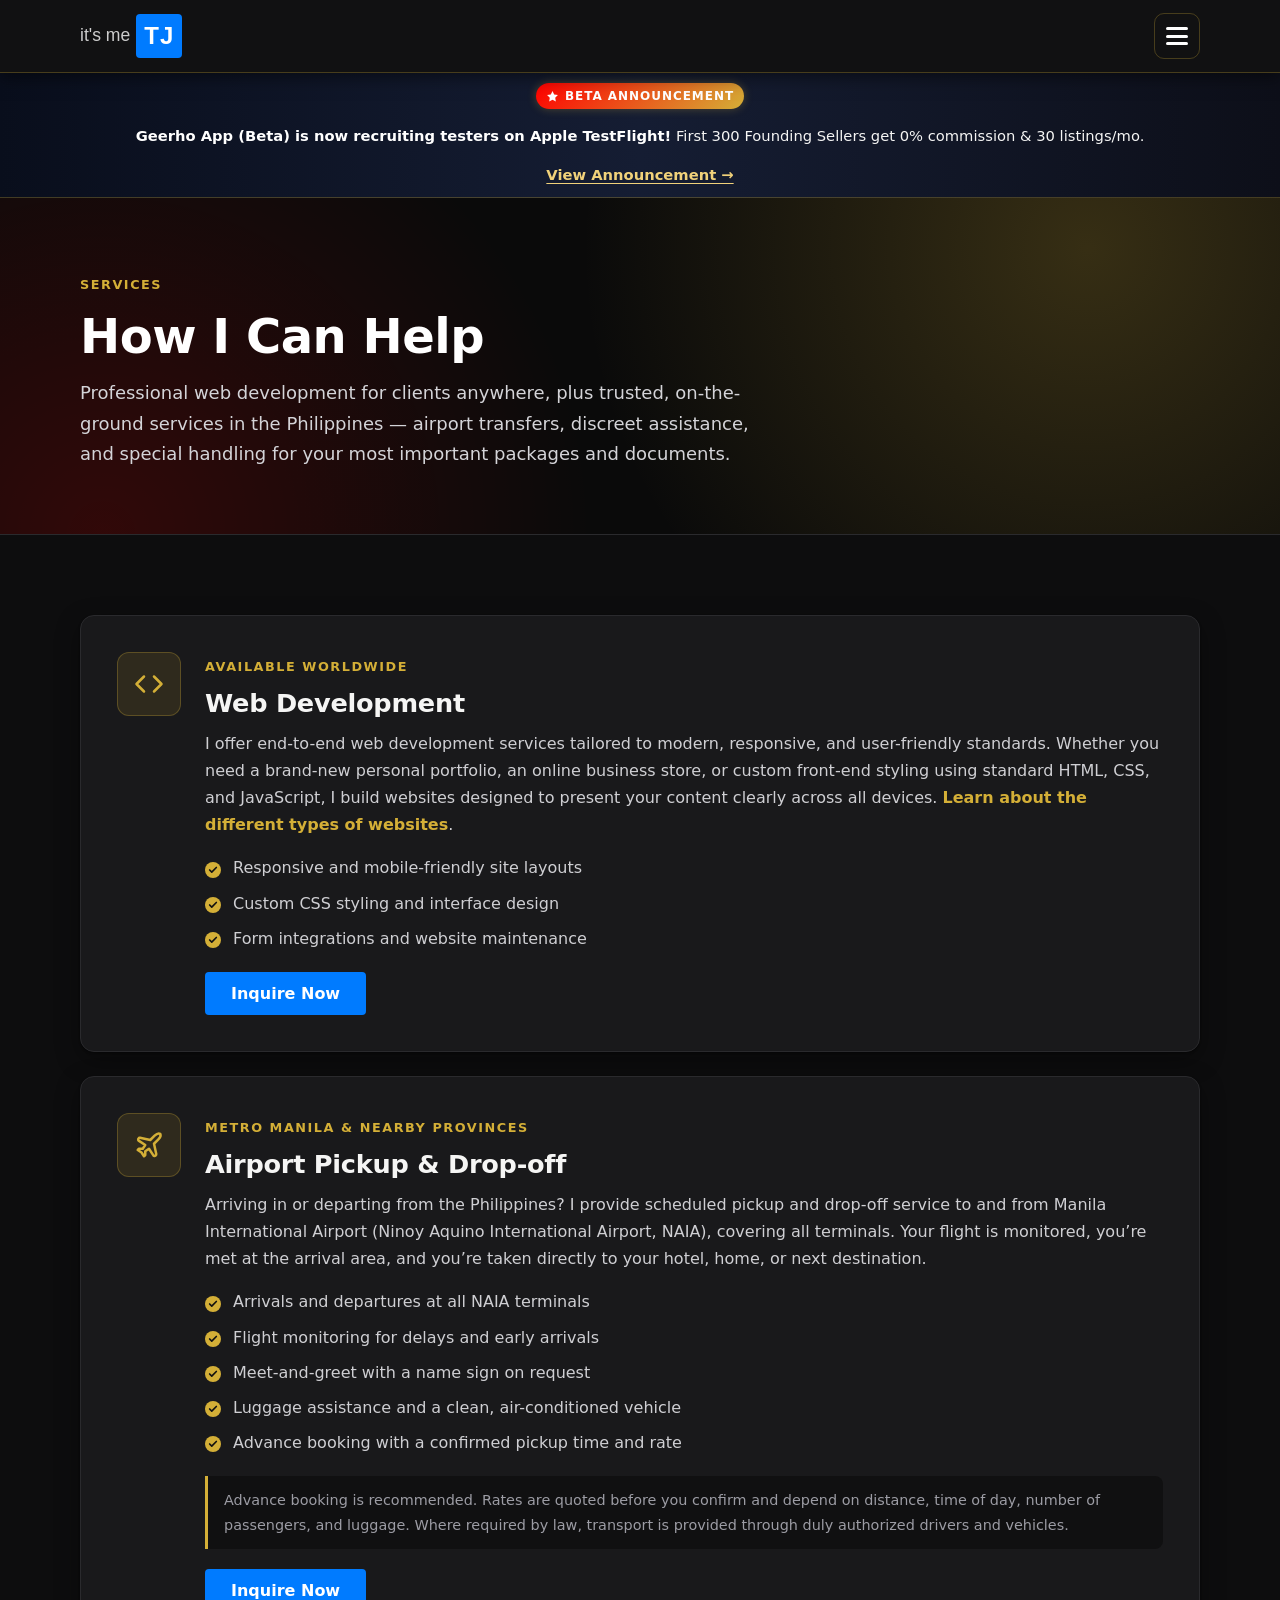
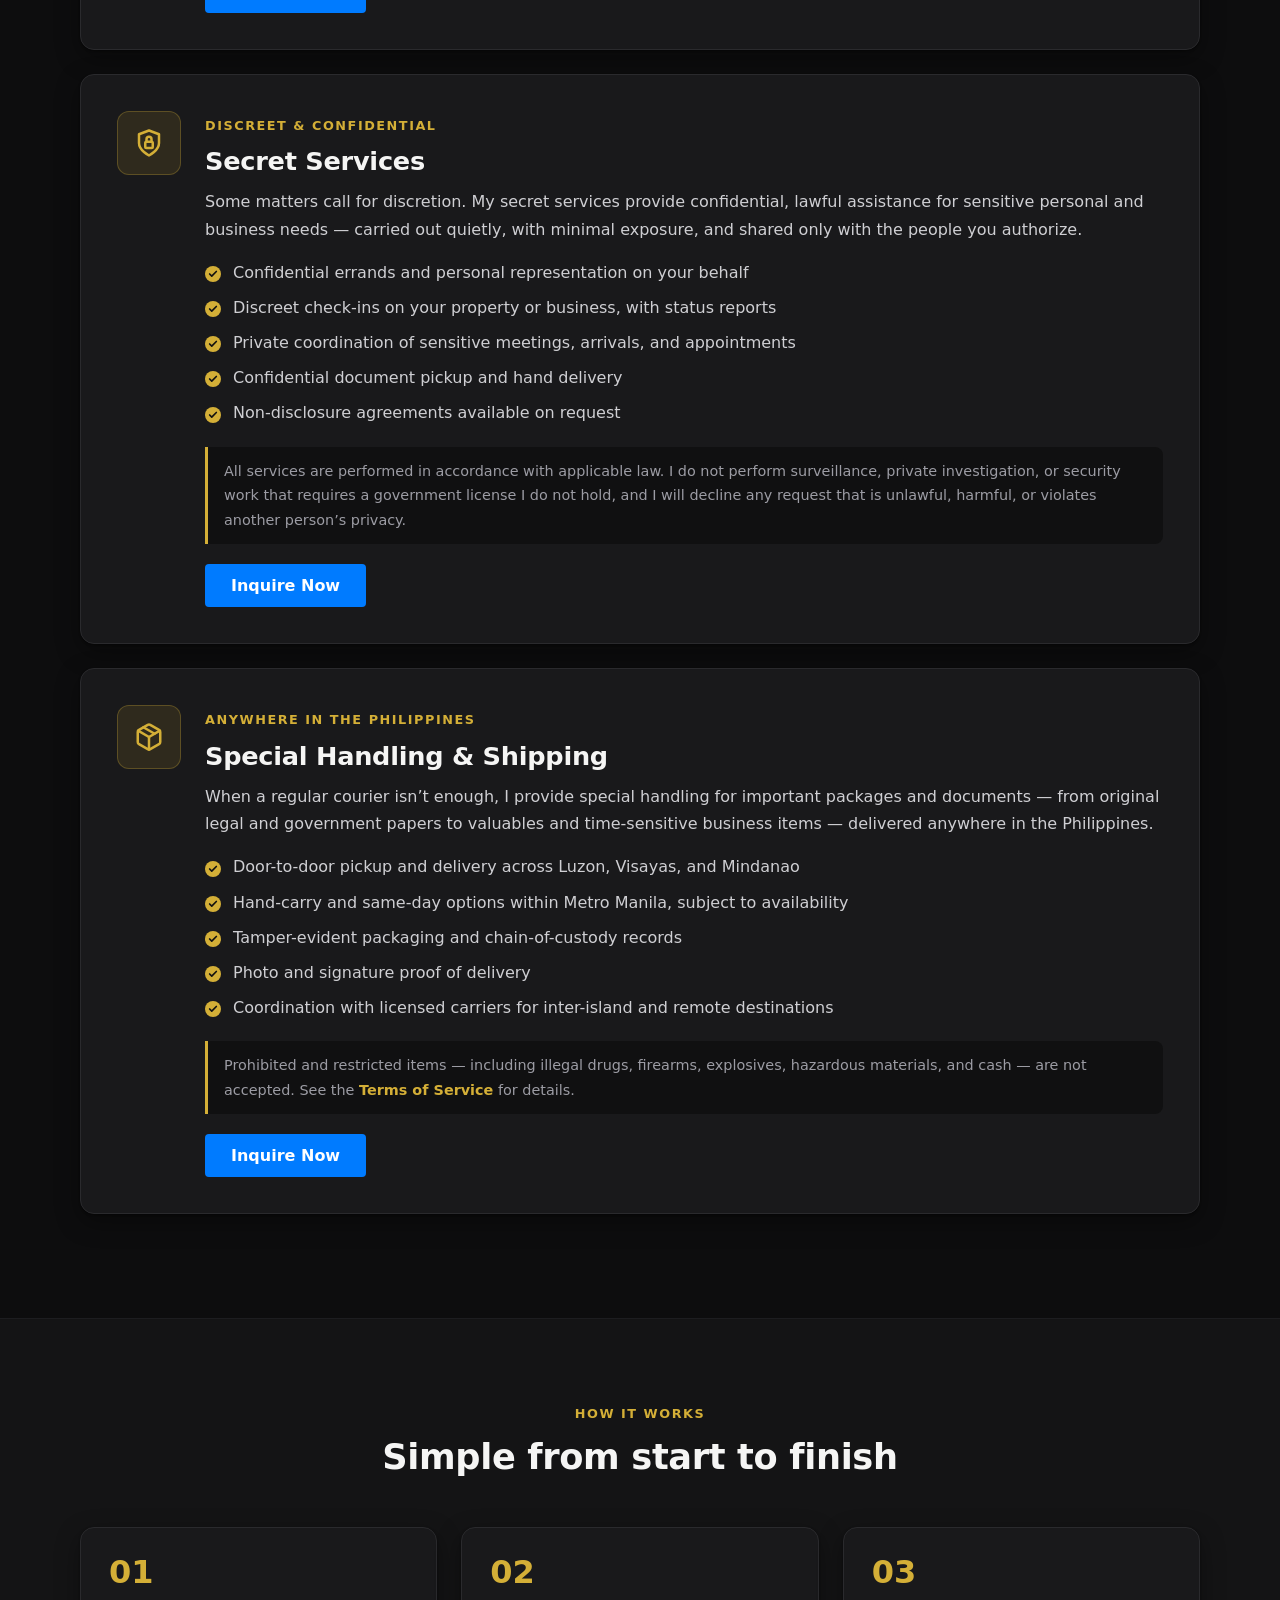
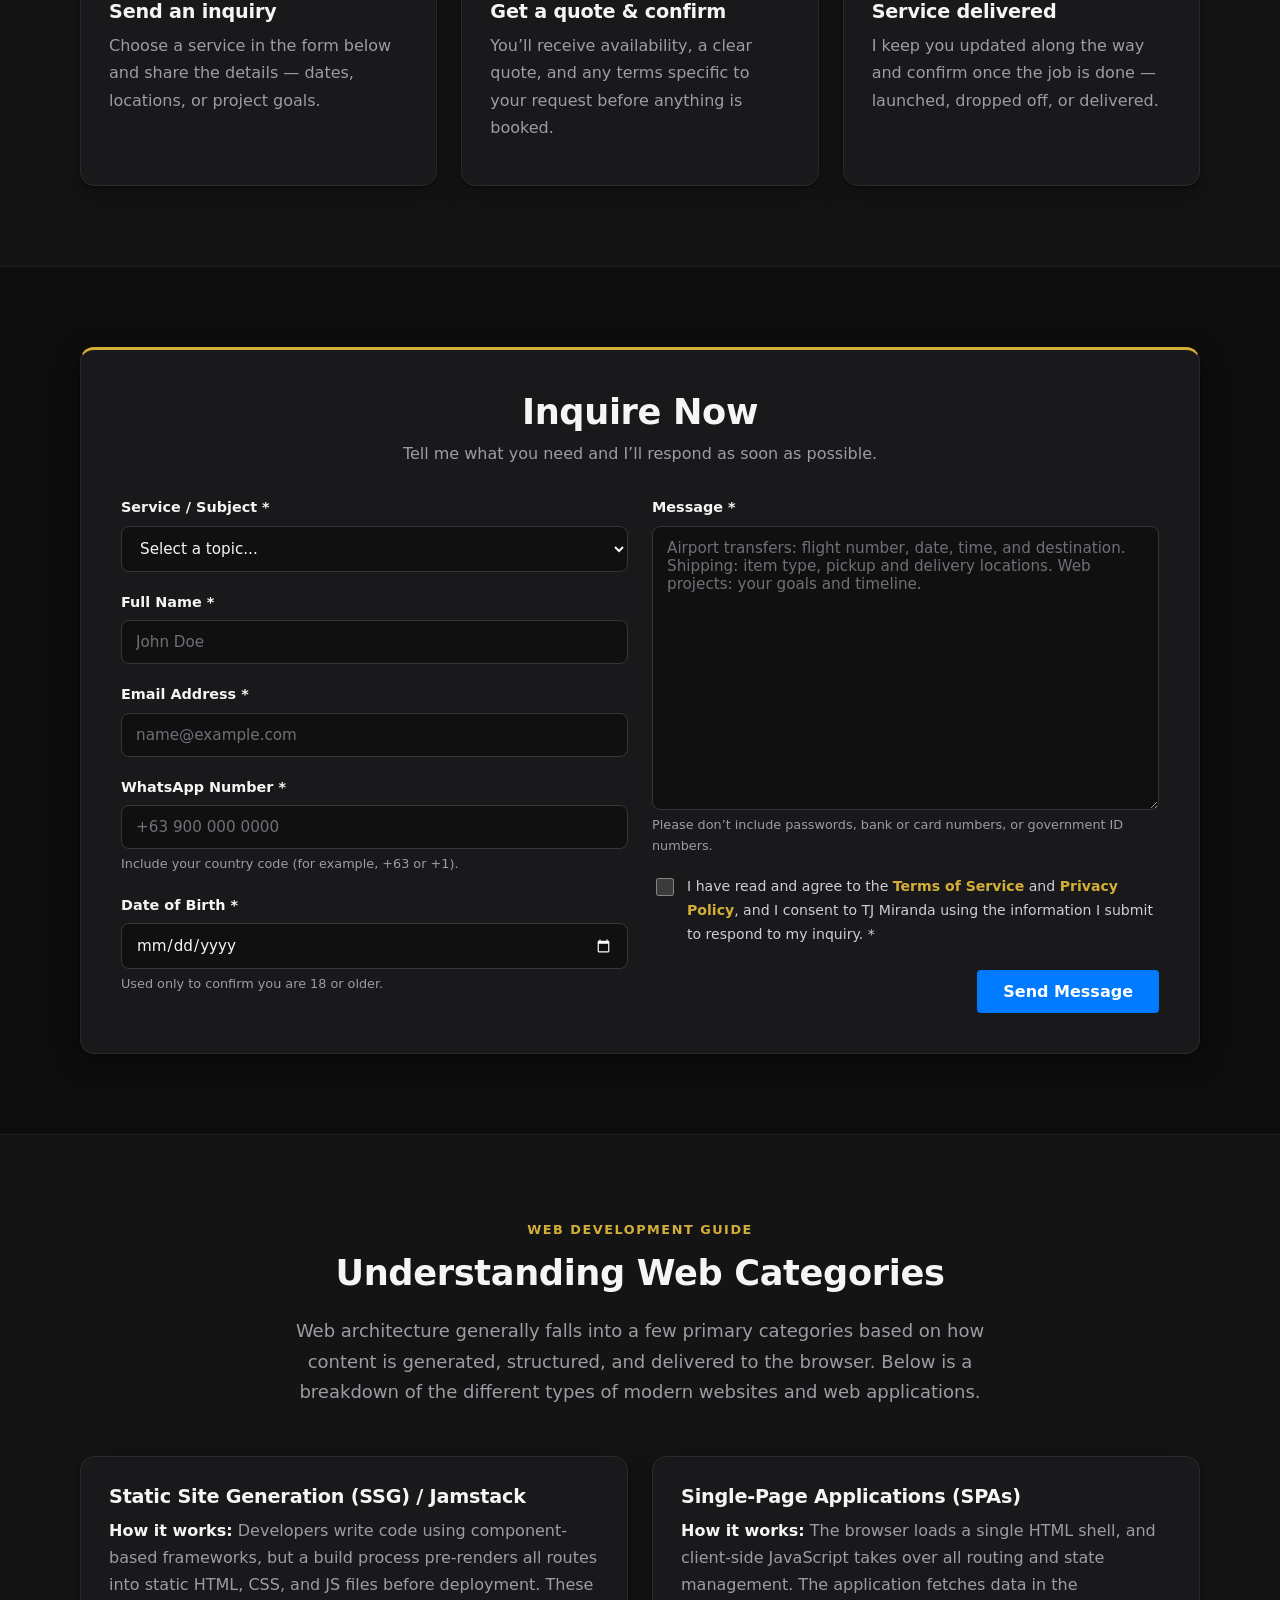
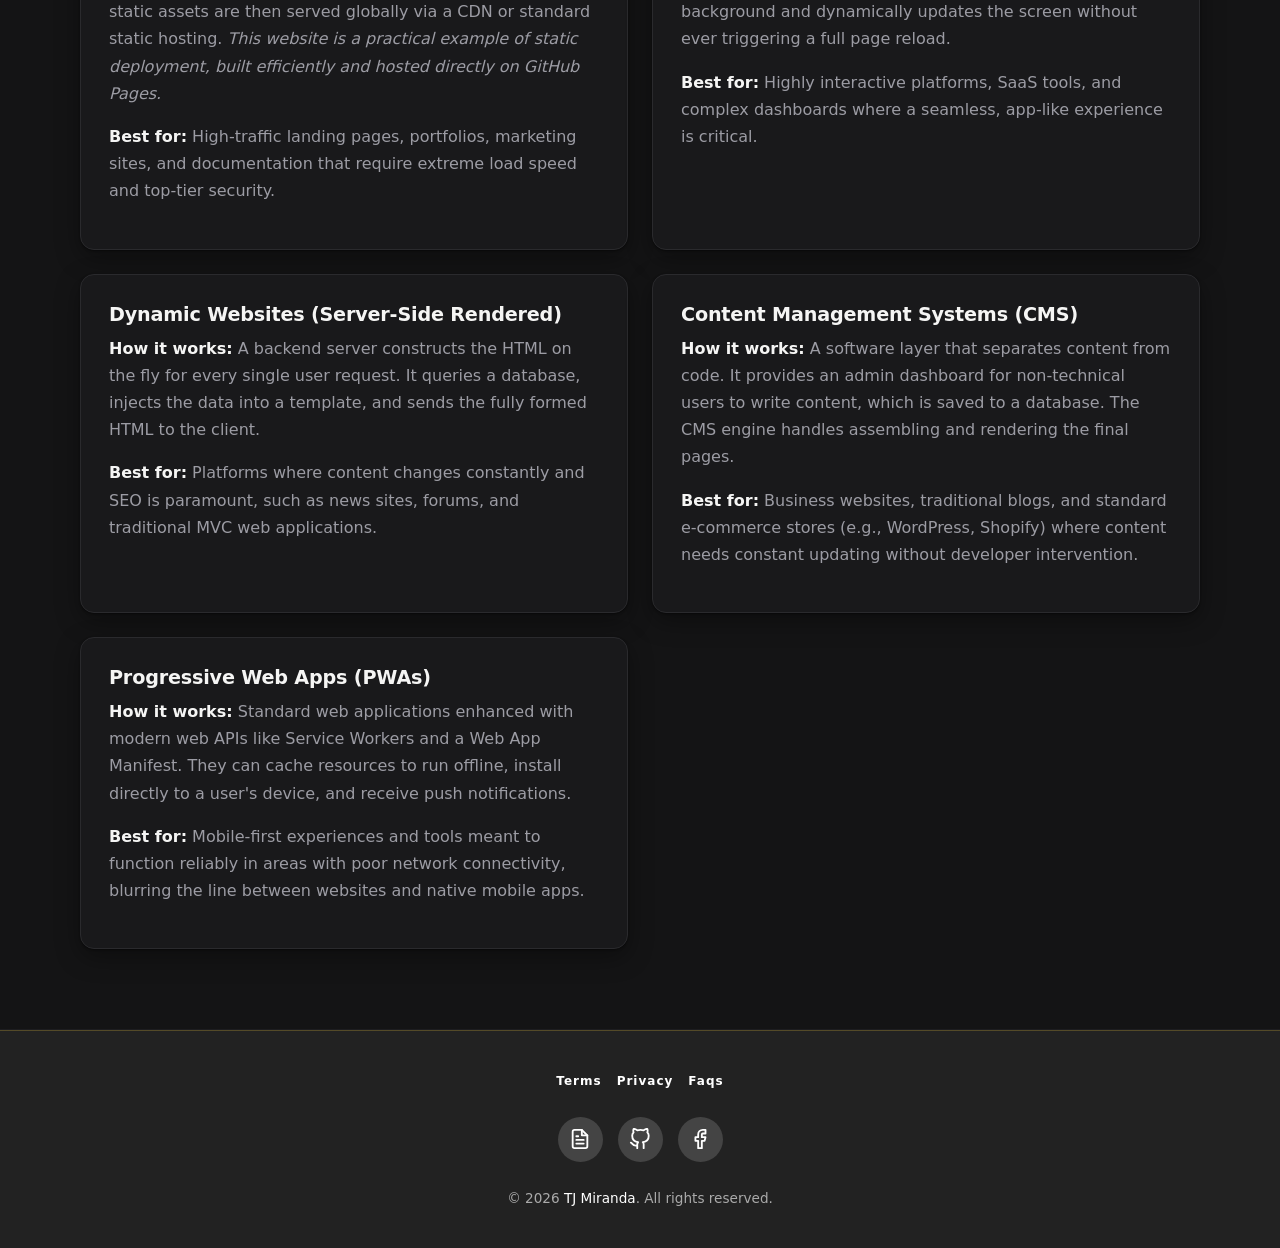
<file: services.html>
<!doctype html>
<html lang="en">
  <head>
    <meta charset="UTF-8" />
    <meta name="viewport" content="width=device-width, initial-scale=1.0" />
    <meta name="theme-color" content="#111112" />
    <title>Services | TJ Miranda</title>
    <meta
      name="description"
      content="Web development, pickup and drop-off at Manila International Airport (NAIA), discreet secret services, and special handling and shipping of important packages and documents anywhere in the Philippines."
    />
    <link rel="stylesheet" href="main.css" />
    <script src="main.js" defer></script>
  </head>
  <body>
    <a class="skip-link" href="#main">Skip to content</a>

    <header class="site-header">
      <div class="navbar">
        <a href="index.html" class="logo">
          <span class="logo-prefix">it's me</span>
          <span class="logo-name">TJ</span>
        </a>
        <button type="button" class="hamburger" aria-label="Open menu" aria-expanded="false" aria-controls="site-menu">
          <span class="bar"></span>
          <span class="bar"></span>
          <span class="bar"></span>
        </button>
      </div>
      <div class="menu-backdrop"></div>
      <nav id="site-menu" class="menu-panel" aria-label="Main" aria-hidden="true">
        <p class="menu-label">Menu</p>
        <ul class="nav-menu">
          <li><a href="index.html" class="nav-link">Home</a></li>
          <li><a href="about.html" class="nav-link">About</a></li>
          <li><a href="services.html" class="nav-link" aria-current="page">Services</a></li>
          <li><a href="resume.html" class="nav-link">My Resume</a></li>
          <li><a href="apps.html" class="nav-link">My Apps</a></li>
        </ul>
        <p class="menu-label">Help &amp; Legal</p>
        <ul class="nav-menu nav-menu--secondary">
          <li><a href="terms.html" class="nav-link">Terms</a></li>
          <li><a href="privacy.html" class="nav-link">Privacy</a></li>
          <li><a href="faqs.html" class="nav-link">Faqs</a></li>
        </ul>
        <a href="services.html#inquire-now" class="btn">Inquire Now</a>
      </nav>
    </header>

    <!-- Beta Announcement Top Bar -->
    <aside class="announcement-bar" aria-label="Beta Announcement">
      <div class="wrap announcement-bar__inner">
        <span class="announcement-pill">
          <svg viewBox="0 0 24 24" width="13" height="13" fill="currentColor" aria-hidden="true"><path d="M12 2l3.09 6.26L22 9.27l-5 4.87 1.18 6.88L12 17.77l-6.18 3.25L7 14.14 2 9.27l6.91-1.01L12 2z"/></svg>
          Beta Announcement
        </span>
        <span class="announcement-text">
          <strong>Geerho App (Beta) is now recruiting testers on Apple TestFlight!</strong> First 300 Founding Sellers get 0% commission &amp; 30 listings/mo.
        </span>
        <a href="index.html#geerho-announcement" class="announcement-link">View Announcement &rarr;</a>
      </div>
    </aside>

    <main id="main">
      <section class="page-hero">
        <div class="wrap">
          <span class="eyebrow">Services</span>
          <h1>How I Can Help</h1>
          <p>
            Professional web development for clients anywhere, plus trusted,
            on-the-ground services in the Philippines — airport transfers,
            discreet assistance, and special handling for your most important
            packages and documents.
          </p>
        </div>
      </section>

      <section id="services-details" class="section">
        <div class="wrap">
          <!-- Service 1: Web Development -->
          <article id="webdev" class="service-card">
            <span class="icon-badge">
              <svg viewBox="0 0 24 24" fill="none" stroke="currentColor" stroke-width="2" stroke-linecap="round" stroke-linejoin="round" aria-hidden="true"><polyline points="16 18 22 12 16 6"></polyline><polyline points="8 6 2 12 8 18"></polyline></svg>
            </span>
            <div>
              <span class="eyebrow">Available worldwide</span>
              <h2>Web Development</h2>
              <p>
                I offer end-to-end web development services tailored to modern,
                responsive, and user-friendly standards. Whether you need a
                brand-new personal portfolio, an online business store, or custom
                front-end styling using standard HTML, CSS, and JavaScript, I
                build websites designed to present your content clearly across
                all devices. <a href="#web-categories" class="text-link">Learn about the different types of websites</a>.
              </p>
              <ul class="check-list">
                <li>Responsive and mobile-friendly site layouts</li>
                <li>Custom CSS styling and interface design</li>
                <li>Form integrations and website maintenance</li>
              </ul>
              <a href="#inquire-now" class="btn" data-service="Web Development">Inquire Now</a>
            </div>
          </article>

          <!-- Service 2: Airport Pickup & Drop-off -->
          <article id="airport" class="service-card">
            <span class="icon-badge">
              <svg viewBox="0 0 24 24" fill="none" stroke="currentColor" stroke-width="2" stroke-linecap="round" stroke-linejoin="round" aria-hidden="true"><path d="M17.8 19.2 16 11l3.5-3.5C21 6 21.5 4 21 3c-1-.5-3 0-4.5 1.5L13 8 4.8 6.2c-.5-.1-.9.1-1.1.5l-.3.5c-.2.5-.1 1 .3 1.3L9 12l-2 3H4l-1 1 3 2 2 3 1-1v-3l3-2 3.5 5.3c.3.4.8.5 1.3.3l.5-.2c.4-.3.6-.7.5-1.2z"></path></svg>
            </span>
            <div>
              <span class="eyebrow">Metro Manila &amp; nearby provinces</span>
              <h2>Airport Pickup &amp; Drop-off</h2>
              <p>
                Arriving in or departing from the Philippines? I provide
                scheduled pickup and drop-off service to and from Manila
                International Airport (Ninoy Aquino International Airport, NAIA),
                covering all terminals. Your flight is monitored, you’re met at
                the arrival area, and you’re taken directly to your hotel, home,
                or next destination.
              </p>
              <ul class="check-list">
                <li>Arrivals and departures at all NAIA terminals</li>
                <li>Flight monitoring for delays and early arrivals</li>
                <li>Meet-and-greet with a name sign on request</li>
                <li>Luggage assistance and a clean, air-conditioned vehicle</li>
                <li>Advance booking with a confirmed pickup time and rate</li>
              </ul>
              <p class="note">
                Advance booking is recommended. Rates are quoted before you
                confirm and depend on distance, time of day, number of
                passengers, and luggage. Where required by law, transport is
                provided through duly authorized drivers and vehicles.
              </p>
              <a href="#inquire-now" class="btn" data-service="Airport Pickup &amp; Drop-off (NAIA)">Inquire Now</a>
            </div>
          </article>

          <!-- Service 3: Secret Services -->
          <article id="secret" class="service-card">
            <span class="icon-badge">
              <svg viewBox="0 0 24 24" fill="none" stroke="currentColor" stroke-width="2" stroke-linecap="round" stroke-linejoin="round" aria-hidden="true"><path d="M12 22s8-4 8-10V5l-8-3-8 3v7c0 6 8 10 8 10z"></path><rect x="9" y="11" width="6" height="5" rx="1"></rect><path d="M10 11V9a2 2 0 0 1 4 0v2"></path></svg>
            </span>
            <div>
              <span class="eyebrow">Discreet &amp; confidential</span>
              <h2>Secret Services</h2>
              <p>
                Some matters call for discretion. My secret services provide
                confidential, lawful assistance for sensitive personal and
                business needs — carried out quietly, with minimal exposure, and
                shared only with the people you authorize.
              </p>
              <ul class="check-list">
                <li>Confidential errands and personal representation on your behalf</li>
                <li>Discreet check-ins on your property or business, with status reports</li>
                <li>Private coordination of sensitive meetings, arrivals, and appointments</li>
                <li>Confidential document pickup and hand delivery</li>
                <li>Non-disclosure agreements available on request</li>
              </ul>
              <p class="note">
                All services are performed in accordance with applicable law. I do
                not perform surveillance, private investigation, or security work
                that requires a government license I do not hold, and I will
                decline any request that is unlawful, harmful, or violates another
                person’s privacy.
              </p>
              <a href="#inquire-now" class="btn" data-service="Secret Services">Inquire Now</a>
            </div>
          </article>

          <!-- Service 4: Special Handling & Shipping -->
          <article id="shipping" class="service-card">
            <span class="icon-badge">
              <svg viewBox="0 0 24 24" fill="none" stroke="currentColor" stroke-width="2" stroke-linecap="round" stroke-linejoin="round" aria-hidden="true"><line x1="16.5" y1="9.4" x2="7.5" y2="4.21"></line><path d="M21 16V8a2 2 0 0 0-1-1.73l-7-4a2 2 0 0 0-2 0l-7 4A2 2 0 0 0 3 8v8a2 2 0 0 0 1 1.73l7 4a2 2 0 0 0 2 0l7-4A2 2 0 0 0 21 16z"></path><polyline points="3.27 6.96 12 12.01 20.73 6.96"></polyline><line x1="12" y1="22.08" x2="12" y2="12"></line></svg>
            </span>
            <div>
              <span class="eyebrow">Anywhere in the Philippines</span>
              <h2>Special Handling &amp; Shipping</h2>
              <p>
                When a regular courier isn’t enough, I provide special handling
                for important packages and documents — from original legal and
                government papers to valuables and time-sensitive business items —
                delivered anywhere in the Philippines.
              </p>
              <ul class="check-list">
                <li>Door-to-door pickup and delivery across Luzon, Visayas, and Mindanao</li>
                <li>Hand-carry and same-day options within Metro Manila, subject to availability</li>
                <li>Tamper-evident packaging and chain-of-custody records</li>
                <li>Photo and signature proof of delivery</li>
                <li>Coordination with licensed carriers for inter-island and remote destinations</li>
              </ul>
              <p class="note">
                Prohibited and restricted items — including illegal drugs,
                firearms, explosives, hazardous materials, and cash — are not
                accepted. See the <a href="terms.html#shipping" class="text-link">Terms of Service</a> for details.
              </p>
              <a href="#inquire-now" class="btn" data-service="Special Handling &amp; Shipping">Inquire Now</a>
            </div>
          </article>
        </div>
      </section>

      <!-- How It Works -->
      <section class="section section--alt">
        <div class="wrap">
          <div class="section-head">
            <span class="eyebrow">How It Works</span>
            <h2>Simple from start to finish</h2>
          </div>
          <div class="grid grid-3 steps">
            <div class="card step">
              <h3>Send an inquiry</h3>
              <p>Choose a service in the form below and share the details — dates, locations, or project goals.</p>
            </div>
            <div class="card step">
              <h3>Get a quote &amp; confirm</h3>
              <p>You’ll receive availability, a clear quote, and any terms specific to your request before anything is booked.</p>
            </div>
            <div class="card step">
              <h3>Service delivered</h3>
              <p>I keep you updated along the way and confirm once the job is done — launched, dropped off, or delivered.</p>
            </div>
          </div>
        </div>
      </section>

      <!-- Inquiry Form -->
      <section id="inquire-now" class="section">
        <div class="wrap">
          <div class="form-container">
            <h2>Inquire Now</h2>
            <p>Tell me what you need and I’ll respond as soon as possible.</p>
            <form action="https://formspree.io/f/mrpglgkq" method="POST">
              <div class="form-grid">
                <div class="form-left">
                  <div class="form-group">
                    <label for="subject">Service / Subject *</label>
                    <select id="subject" name="subject" required>
                      <option value="" disabled selected>Select a topic...</option>
                      <optgroup label="Services">
                        <option value="Web Development">Web Development</option>
                        <option value="Airport Pickup &amp; Drop-off (NAIA)">Airport Pickup &amp; Drop-off (NAIA)</option>
                        <option value="Secret Services">Secret Services</option>
                        <option value="Special Handling &amp; Shipping">Special Handling &amp; Shipping (Philippines)</option>
                      </optgroup>
                      <optgroup label="Other">
                        <option value="I want to HIRE you!">I want to HIRE you!</option>
                        <option value="I want to COLLABORATE with you!">Let's COLLABORATE!</option>
                        <option value="Privacy / Data Request">Privacy / Data Request</option>
                      </optgroup>
                    </select>
                  </div>

                  <div class="form-group">
                    <label for="fullname">Full Name *</label>
                    <input type="text" id="fullname" name="fullname" placeholder="John Doe" autocomplete="name" required />
                  </div>

                  <div class="form-group">
                    <label for="email">Email Address *</label>
                    <input type="email" id="email" name="email" placeholder="name@example.com" autocomplete="email" required />
                  </div>

                  <div class="form-group">
                    <label for="whatsapp">WhatsApp Number *</label>
                    <input type="tel" id="whatsapp" name="whatsapp" placeholder="+63 900 000 0000" autocomplete="tel" aria-describedby="whatsapp-hint" required />
                    <small id="whatsapp-hint" class="form-hint">Include your country code (for example, +63 or +1).</small>
                  </div>

                  <div class="form-group">
                    <label for="dob">Date of Birth *</label>
                    <input type="date" id="dob" name="dob" autocomplete="bday" aria-describedby="dob-hint" required />
                    <small id="dob-hint" class="form-hint">Used only to confirm you are 18 or older.</small>
                  </div>
                </div>

                <div class="form-right">
                  <div class="form-group message-group">
                    <label for="message">Message *</label>
                    <textarea
                      maxlength="1500"
                      id="message"
                      name="message"
                      placeholder="Airport transfers: flight number, date, time, and destination. Shipping: item type, pickup and delivery locations. Web projects: your goals and timeline."
                      aria-describedby="message-hint"
                      required
                    ></textarea>
                    <small id="message-hint" class="form-hint">Please don’t include passwords, bank or card numbers, or government ID numbers.</small>
                  </div>

                  <label class="form-check">
                    <input type="checkbox" name="consent" value="Agreed to Terms and Privacy Policy" required />
                    <span>
                      I have read and agree to the <a href="terms.html">Terms of Service</a> and
                      <a href="privacy.html">Privacy Policy</a>, and I consent to TJ Miranda using the
                      information I submit to respond to my inquiry. *
                    </span>
                  </label>

                  <div class="button-wrapper">
                    <button type="submit" class="submit-btn">Send Message</button>
                  </div>
                </div>
              </div>
            </form>
          </div>
        </div>
      </section>

      <!-- Web Categories -->
      <section id="web-categories" class="section section--alt">
        <div class="wrap">
          <div class="section-head">
            <span class="eyebrow">Web Development Guide</span>
            <h2>Understanding Web Categories</h2>
            <p class="lead">
              Web architecture generally falls into a few primary categories
              based on how content is generated, structured, and delivered to the
              browser. Below is a breakdown of the different types of modern
              websites and web applications.
            </p>
          </div>

          <div class="grid grid-2">
            <div class="card">
              <h3>Static Site Generation (SSG) / Jamstack</h3>
              <p>
                <strong>How it works:</strong> Developers write code using
                component-based frameworks, but a build process pre-renders all
                routes into static HTML, CSS, and JS files before deployment.
                These static assets are then served globally via a CDN or
                standard static hosting. <em>This website is a practical example
                of static deployment, built efficiently and hosted directly on
                GitHub Pages.</em>
              </p>
              <p><strong>Best for:</strong> High-traffic landing pages, portfolios, marketing sites, and documentation that require extreme load speed and top-tier security.</p>
            </div>

            <div class="card">
              <h3>Single-Page Applications (SPAs)</h3>
              <p><strong>How it works:</strong> The browser loads a single HTML shell, and client-side JavaScript takes over all routing and state management. The application fetches data in the background and dynamically updates the screen without ever triggering a full page reload.</p>
              <p><strong>Best for:</strong> Highly interactive platforms, SaaS tools, and complex dashboards where a seamless, app-like experience is critical.</p>
            </div>

            <div class="card">
              <h3>Dynamic Websites (Server-Side Rendered)</h3>
              <p><strong>How it works:</strong> A backend server constructs the HTML on the fly for every single user request. It queries a database, injects the data into a template, and sends the fully formed HTML to the client.</p>
              <p><strong>Best for:</strong> Platforms where content changes constantly and SEO is paramount, such as news sites, forums, and traditional MVC web applications.</p>
            </div>

            <div class="card">
              <h3>Content Management Systems (CMS)</h3>
              <p><strong>How it works:</strong> A software layer that separates content from code. It provides an admin dashboard for non-technical users to write content, which is saved to a database. The CMS engine handles assembling and rendering the final pages.</p>
              <p><strong>Best for:</strong> Business websites, traditional blogs, and standard e-commerce stores (e.g., WordPress, Shopify) where content needs constant updating without developer intervention.</p>
            </div>

            <div class="card">
              <h3>Progressive Web Apps (PWAs)</h3>
              <p><strong>How it works:</strong> Standard web applications enhanced with modern web APIs like Service Workers and a Web App Manifest. They can cache resources to run offline, install directly to a user's device, and receive push notifications.</p>
              <p><strong>Best for:</strong> Mobile-first experiences and tools meant to function reliably in areas with poor network connectivity, blurring the line between websites and native mobile apps.</p>
            </div>
          </div>
        </div>
      </section>
    </main>

    <footer>
      <div class="footer-faqs" style="display: flex; justify-content: center; gap: 15px; flex-wrap: wrap;">
        <a href="terms.html">Terms</a>
        <a href="privacy.html">Privacy</a>
        <a href="faqs.html">Faqs</a>
      </div>
      
      <div class="footer-icons">
        <!-- Resume Icon -->
        <a href="resume.html" class="circle-icon resume-icon" aria-label="Resume">
          <svg viewBox="0 0 24 24" fill="none" stroke="currentColor" stroke-width="2" stroke-linecap="round" stroke-linejoin="round" class="social-svg">
            <path d="M14 2H6a2 2 0 0 0-2 2v16a2 2 0 0 0 2 2h12a2 2 0 0 0 2-2V8z"></path>
            <polyline points="14 2 14 8 20 8"></polyline>
            <line x1="16" y1="13" x2="8" y2="13"></line>
            <line x1="16" y1="17" x2="8" y2="17"></line>
            <line x1="10" y1="9" x2="8" y2="9"></line>
          </svg>
        </a>
        
        <!-- GitHub Icon -->
        <a href="https://github.com/tjmiranda-student-0257381" target="_blank" rel="noopener noreferrer" class="circle-icon github-icon" aria-label="GitHub">
          <svg viewBox="0 0 24 24" fill="none" stroke="currentColor" stroke-width="2" stroke-linecap="round" stroke-linejoin="round" class="social-svg">
            <path d="M9 19c-5 1.5-5-2.5-7-3m14 6v-3.87a3.37 3.37 0 0 0-.94-2.61c3.14-.35 6.44-1.54 6.44-7A5.44 5.44 0 0 0 20 4.77 5.07 5.07 0 0 0 19.91 1S18.73.65 16 2.48a13.38 13.38 0 0 0-7 0C6.27.65 5.09 1 5.09 1A5.07 5.07 0 0 0 5 4.77a5.44 5.44 0 0 0-1.5 3.78c0 5.42 3.3 6.61 6.44 7A3.37 3.37 0 0 0 9 18.13V22"></path>
          </svg>
        </a>

        <!-- Facebook Icon -->
        <a href="https://www.facebook.com/nomoreneym" target="_blank" rel="noopener noreferrer" class="circle-icon fb-icon" aria-label="Facebook">
          <svg viewBox="0 0 24 24" fill="none" stroke="currentColor" stroke-width="2" stroke-linecap="round" stroke-linejoin="round" class="social-svg">
            <path d="M18 2h-3a5 5 0 0 0-5 5v3H7v4h3v8h4v-8h3l1-4h-4V7a1 1 0 0 1 1-1h3z"></path>
          </svg>
        </a>
      </div>
      <p>&copy; 2026 <a href="https://tjmiranda.com" target="_blank" rel="noopener noreferrer">TJ Miranda</a>. All rights reserved.</p>
    </footer>
  </body>
</html>
</file>
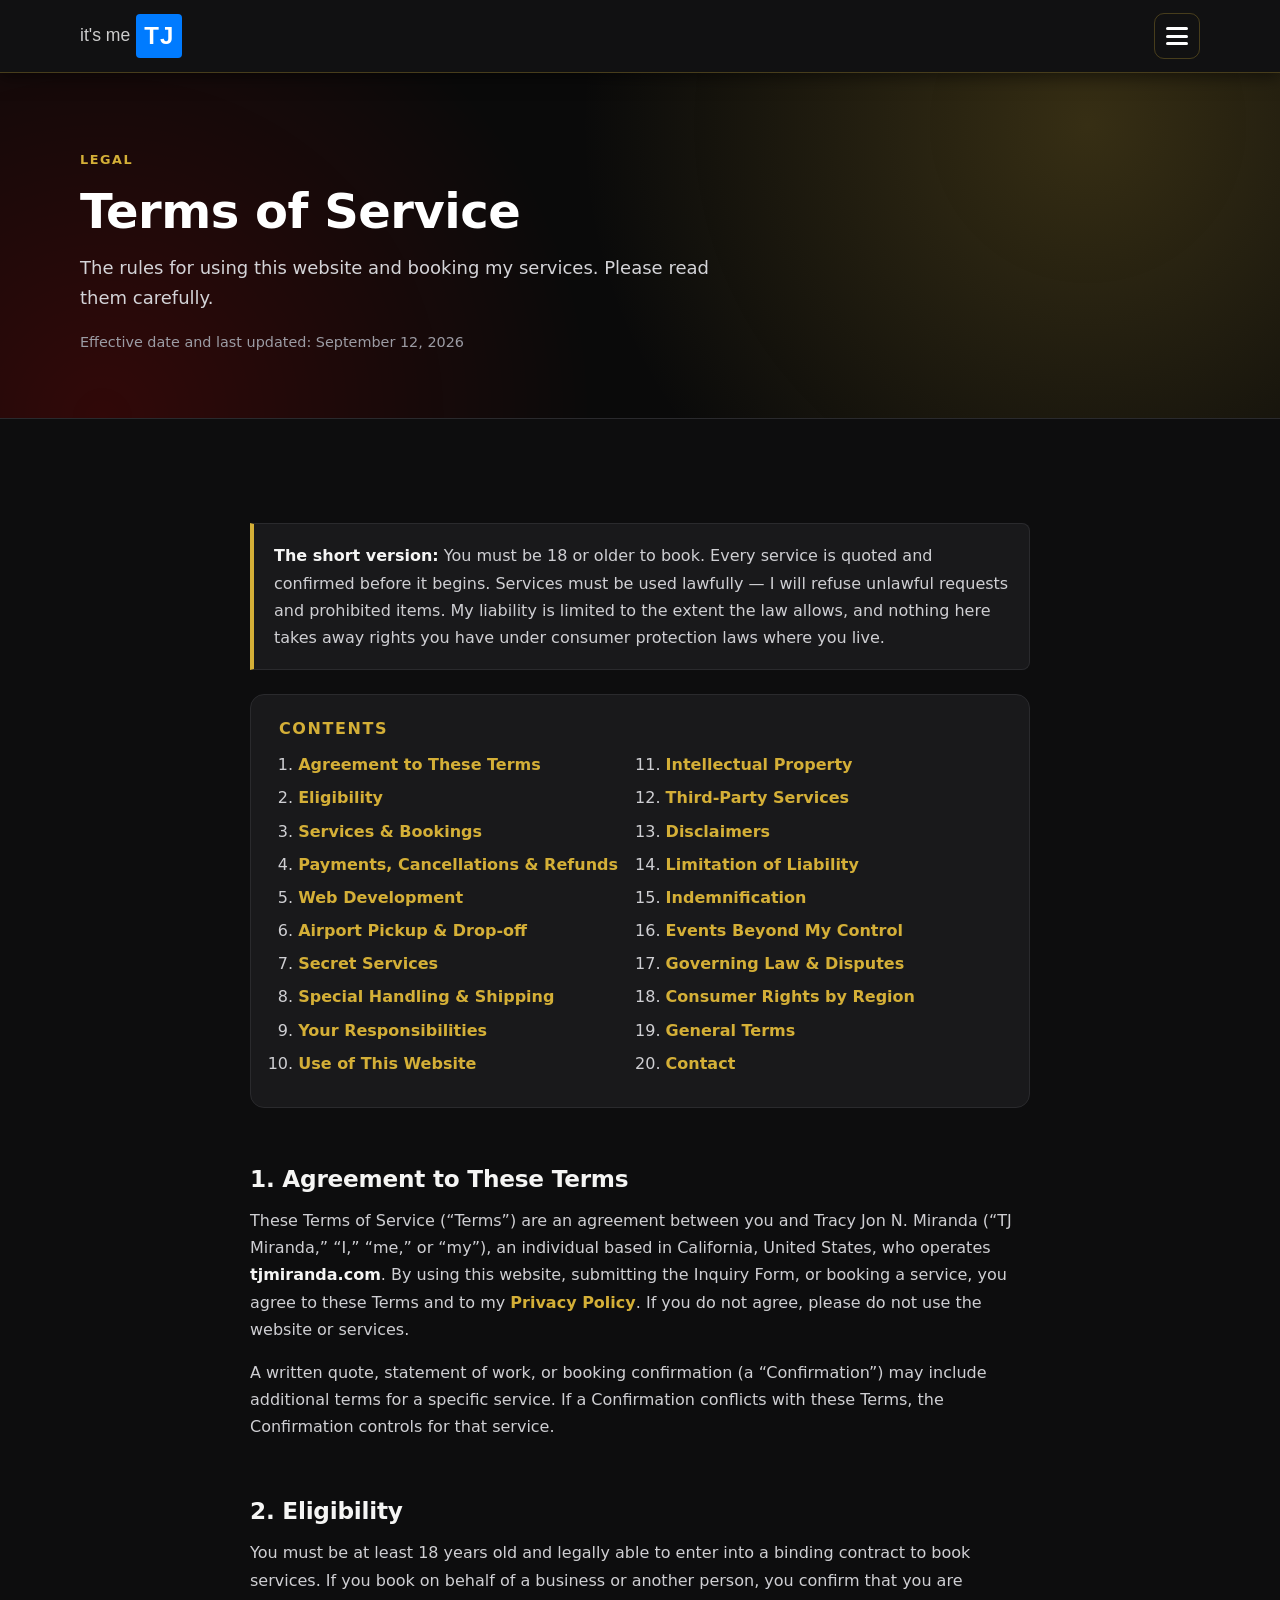
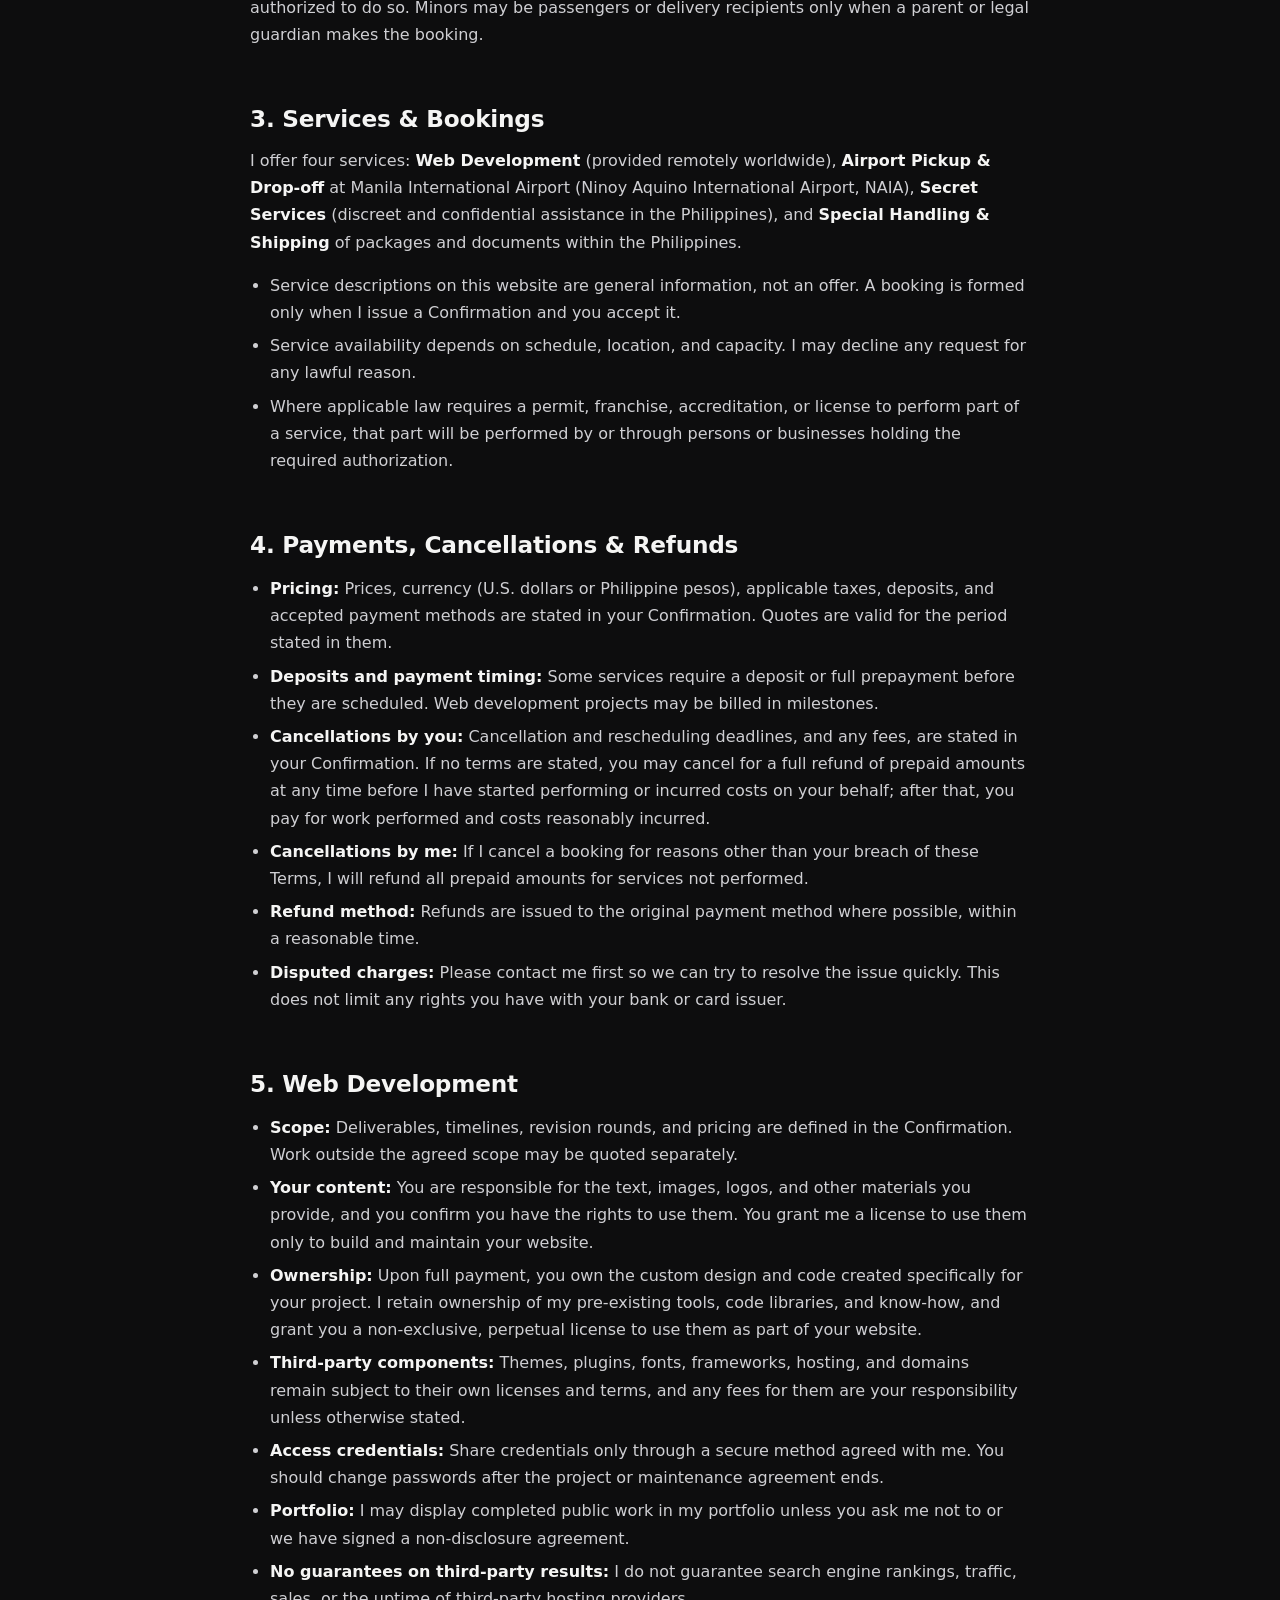
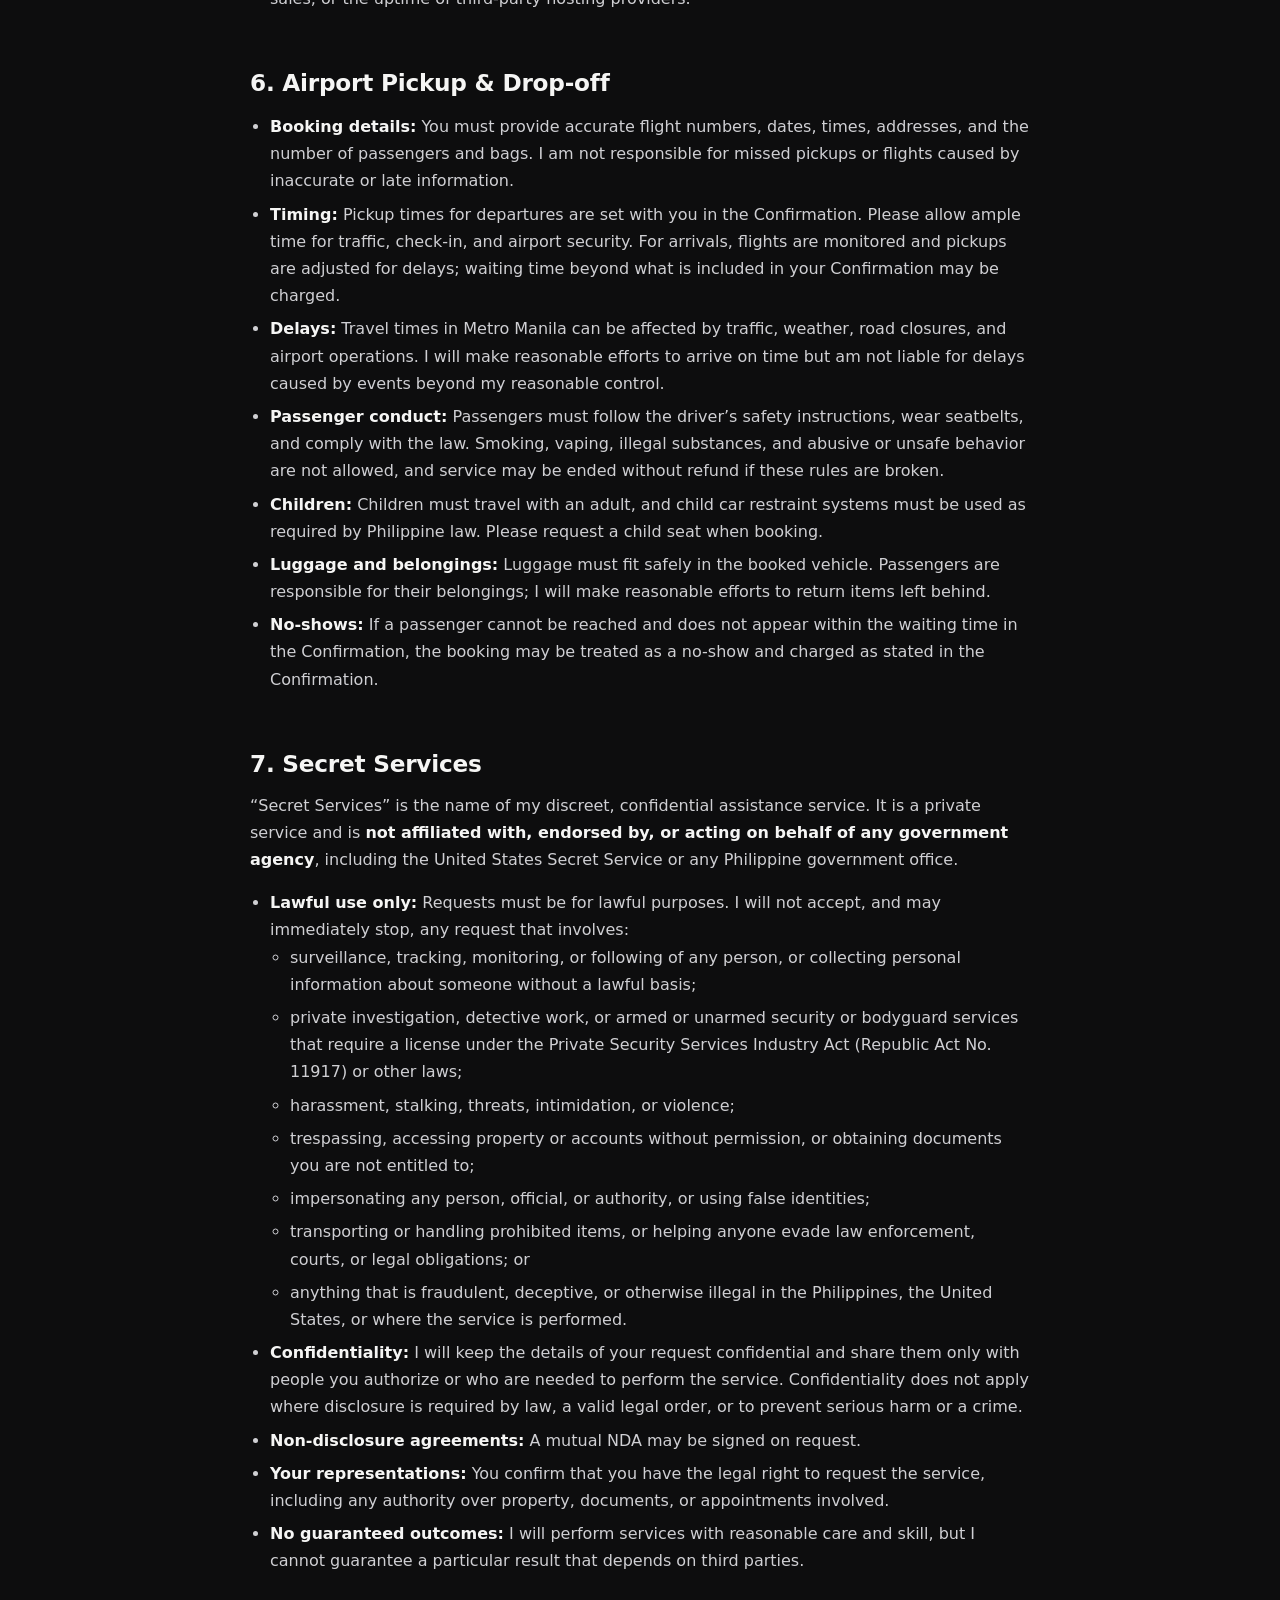
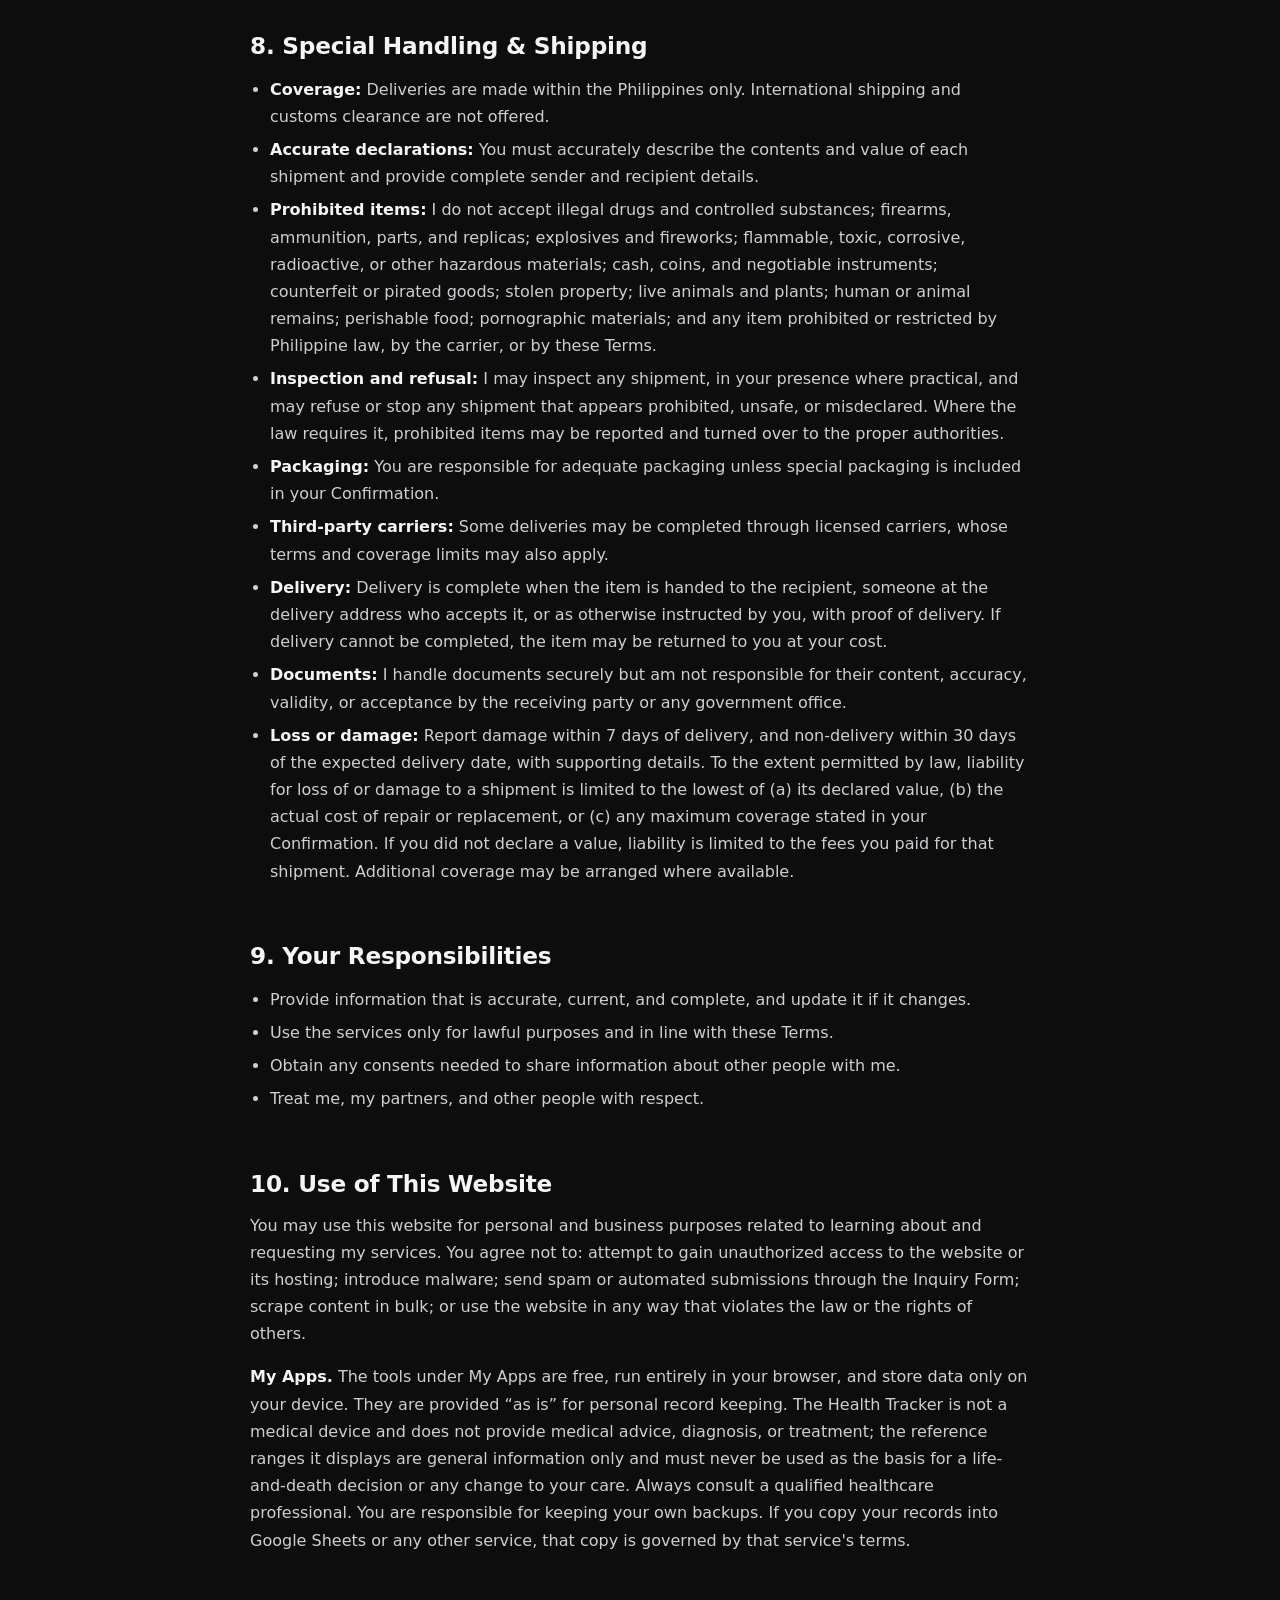
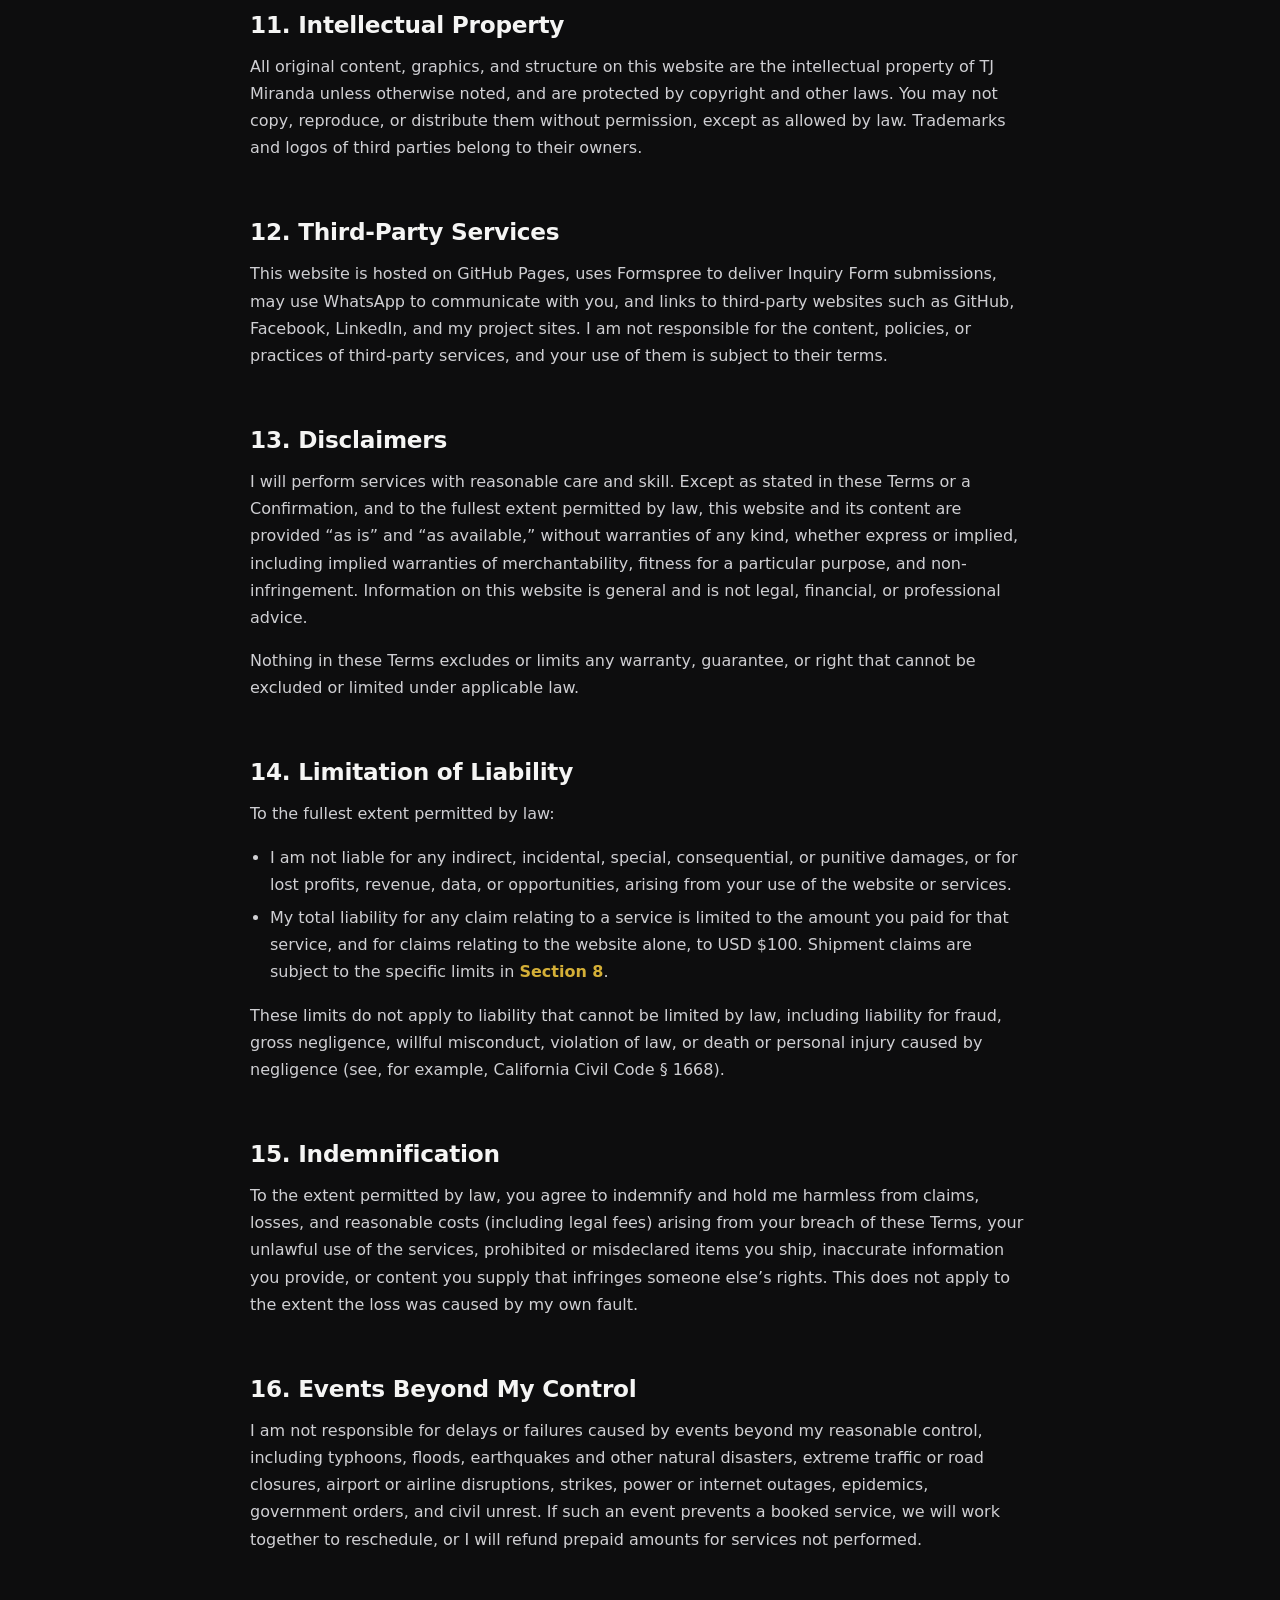
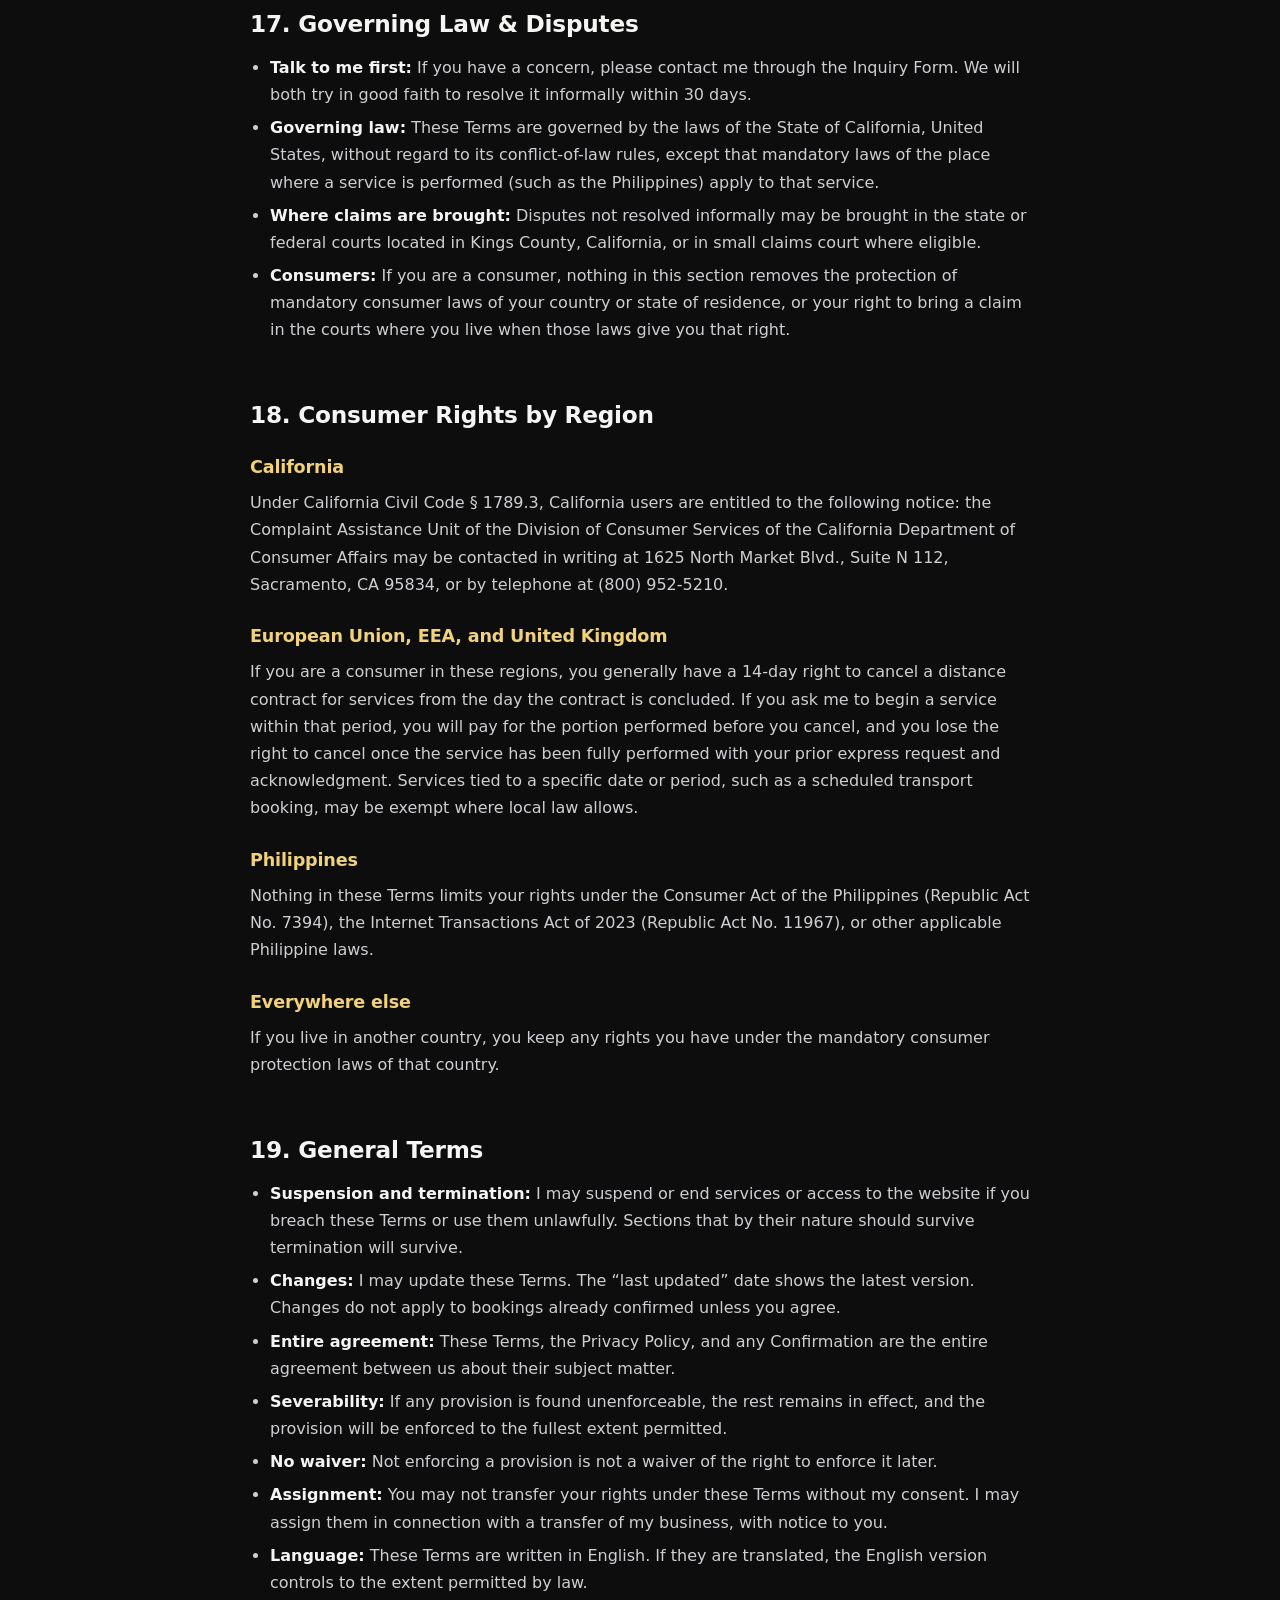
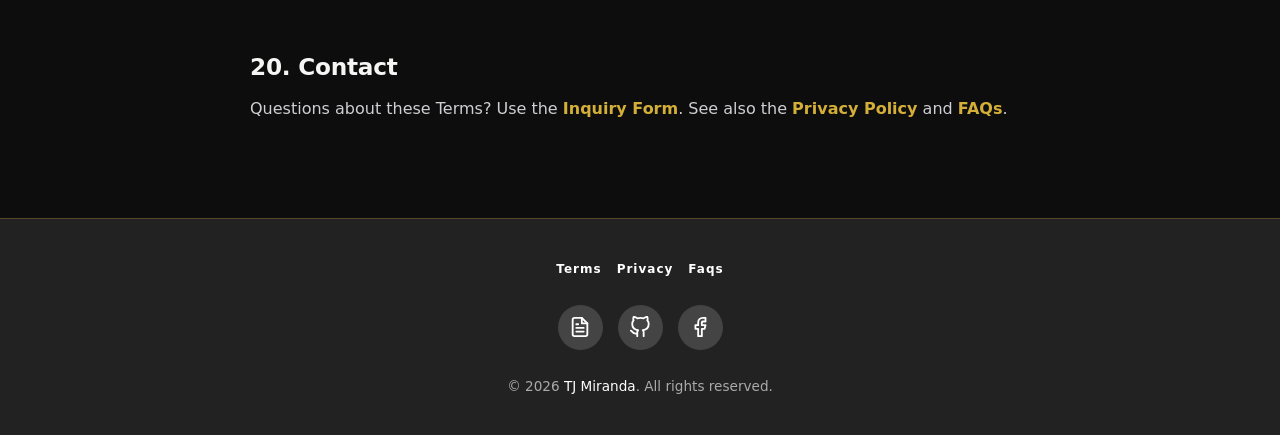
<file: terms.html>
<!doctype html>
<html lang="en">
  <head>
    <meta charset="UTF-8" />
    <meta name="viewport" content="width=device-width, initial-scale=1.0" />
    <meta name="theme-color" content="#111112" />
    <title>Terms of Service | TJ Miranda</title>
    <meta name="description" content="Terms of Service for tjmiranda.com and TJ Miranda's web development, NAIA airport pickup and drop-off, secret services, and special handling and shipping services." />
    <link rel="stylesheet" href="main.css" />
    <script src="main.js" defer></script>
  </head>
  <body>
    <a class="skip-link" href="#main">Skip to content</a>

    <header class="site-header">
      <div class="navbar">
        <a href="index.html" class="logo">
          <span class="logo-prefix">it's me</span>
          <span class="logo-name">TJ</span>
        </a>
        <button type="button" class="hamburger" aria-label="Open menu" aria-expanded="false" aria-controls="site-menu">
          <span class="bar"></span>
          <span class="bar"></span>
          <span class="bar"></span>
        </button>
      </div>
      <div class="menu-backdrop"></div>
      <nav id="site-menu" class="menu-panel" aria-label="Main" aria-hidden="true">
        <p class="menu-label">Menu</p>
        <ul class="nav-menu">
          <li><a href="index.html" class="nav-link">Home</a></li>
          <li><a href="about.html" class="nav-link">About</a></li>
          <li><a href="services.html" class="nav-link">Services</a></li>
          <li><a href="resume.html" class="nav-link">My Resume</a></li>
          <li><a href="apps.html" class="nav-link">My Apps</a></li>
        </ul>
        <p class="menu-label">Help &amp; Legal</p>
        <ul class="nav-menu nav-menu--secondary">
          <li><a href="terms.html" class="nav-link" aria-current="page">Terms</a></li>
          <li><a href="privacy.html" class="nav-link">Privacy</a></li>
          <li><a href="faqs.html" class="nav-link">Faqs</a></li>
        </ul>
        <a href="services.html#inquire-now" class="btn">Inquire Now</a>
      </nav>
    </header>

    <main id="main">
      <section class="page-hero">
        <div class="wrap">
          <span class="eyebrow">Legal</span>
          <h1>Terms of Service</h1>
          <p>The rules for using this website and booking my services. Please read them carefully.</p>
          <p class="meta">Effective date and last updated: September 12, 2026</p>
        </div>
      </section>

      <section class="section">
        <div class="wrap wrap--narrow prose">
          <div class="callout">
            <p><strong>The short version:</strong> You must be 18 or older to book. Every service is quoted and confirmed before it begins. Services must be used lawfully — I will refuse unlawful requests and prohibited items. My liability is limited to the extent the law allows, and nothing here takes away rights you have under consumer protection laws where you live.</p>
          </div>

          <nav class="toc" aria-label="Terms of Service contents">
            <h2>Contents</h2>
            <ol>
              <li><a href="#agreement">Agreement to These Terms</a></li>
              <li><a href="#eligibility">Eligibility</a></li>
              <li><a href="#services">Services &amp; Bookings</a></li>
              <li><a href="#payments">Payments, Cancellations &amp; Refunds</a></li>
              <li><a href="#webdev">Web Development</a></li>
              <li><a href="#airport">Airport Pickup &amp; Drop-off</a></li>
              <li><a href="#secret">Secret Services</a></li>
              <li><a href="#shipping">Special Handling &amp; Shipping</a></li>
              <li><a href="#responsibilities">Your Responsibilities</a></li>
              <li><a href="#website">Use of This Website</a></li>
              <li><a href="#ip">Intellectual Property</a></li>
              <li><a href="#third-party">Third-Party Services</a></li>
              <li><a href="#disclaimers">Disclaimers</a></li>
              <li><a href="#liability">Limitation of Liability</a></li>
              <li><a href="#indemnity">Indemnification</a></li>
              <li><a href="#force-majeure">Events Beyond My Control</a></li>
              <li><a href="#disputes">Governing Law &amp; Disputes</a></li>
              <li><a href="#consumer-rights">Consumer Rights by Region</a></li>
              <li><a href="#general">General Terms</a></li>
              <li><a href="#contact">Contact</a></li>
            </ol>
          </nav>

          <h2 id="agreement">1. Agreement to These Terms</h2>
          <p>These Terms of Service (“Terms”) are an agreement between you and Tracy Jon N. Miranda (“TJ Miranda,” “I,” “me,” or “my”), an individual based in California, United States, who operates <strong>tjmiranda.com</strong>. By using this website, submitting the Inquiry Form, or booking a service, you agree to these Terms and to my <a href="privacy.html">Privacy Policy</a>. If you do not agree, please do not use the website or services.</p>
          <p>A written quote, statement of work, or booking confirmation (a “Confirmation”) may include additional terms for a specific service. If a Confirmation conflicts with these Terms, the Confirmation controls for that service.</p>

          <h2 id="eligibility">2. Eligibility</h2>
          <p>You must be at least 18 years old and legally able to enter into a binding contract to book services. If you book on behalf of a business or another person, you confirm that you are authorized to do so. Minors may be passengers or delivery recipients only when a parent or legal guardian makes the booking.</p>

          <h2 id="services">3. Services &amp; Bookings</h2>
          <p>I offer four services: <strong>Web Development</strong> (provided remotely worldwide), <strong>Airport Pickup &amp; Drop-off</strong> at Manila International Airport (Ninoy Aquino International Airport, NAIA), <strong>Secret Services</strong> (discreet and confidential assistance in the Philippines), and <strong>Special Handling &amp; Shipping</strong> of packages and documents within the Philippines.</p>
          <ul>
            <li>Service descriptions on this website are general information, not an offer. A booking is formed only when I issue a Confirmation and you accept it.</li>
            <li>Service availability depends on schedule, location, and capacity. I may decline any request for any lawful reason.</li>
            <li>Where applicable law requires a permit, franchise, accreditation, or license to perform part of a service, that part will be performed by or through persons or businesses holding the required authorization.</li>
          </ul>

          <h2 id="payments">4. Payments, Cancellations &amp; Refunds</h2>
          <ul>
            <li><strong>Pricing:</strong> Prices, currency (U.S. dollars or Philippine pesos), applicable taxes, deposits, and accepted payment methods are stated in your Confirmation. Quotes are valid for the period stated in them.</li>
            <li><strong>Deposits and payment timing:</strong> Some services require a deposit or full prepayment before they are scheduled. Web development projects may be billed in milestones.</li>
            <li><strong>Cancellations by you:</strong> Cancellation and rescheduling deadlines, and any fees, are stated in your Confirmation. If no terms are stated, you may cancel for a full refund of prepaid amounts at any time before I have started performing or incurred costs on your behalf; after that, you pay for work performed and costs reasonably incurred.</li>
            <li><strong>Cancellations by me:</strong> If I cancel a booking for reasons other than your breach of these Terms, I will refund all prepaid amounts for services not performed.</li>
            <li><strong>Refund method:</strong> Refunds are issued to the original payment method where possible, within a reasonable time.</li>
            <li><strong>Disputed charges:</strong> Please contact me first so we can try to resolve the issue quickly. This does not limit any rights you have with your bank or card issuer.</li>
          </ul>

          <h2 id="webdev">5. Web Development</h2>
          <ul>
            <li><strong>Scope:</strong> Deliverables, timelines, revision rounds, and pricing are defined in the Confirmation. Work outside the agreed scope may be quoted separately.</li>
            <li><strong>Your content:</strong> You are responsible for the text, images, logos, and other materials you provide, and you confirm you have the rights to use them. You grant me a license to use them only to build and maintain your website.</li>
            <li><strong>Ownership:</strong> Upon full payment, you own the custom design and code created specifically for your project. I retain ownership of my pre-existing tools, code libraries, and know-how, and grant you a non-exclusive, perpetual license to use them as part of your website.</li>
            <li><strong>Third-party components:</strong> Themes, plugins, fonts, frameworks, hosting, and domains remain subject to their own licenses and terms, and any fees for them are your responsibility unless otherwise stated.</li>
            <li><strong>Access credentials:</strong> Share credentials only through a secure method agreed with me. You should change passwords after the project or maintenance agreement ends.</li>
            <li><strong>Portfolio:</strong> I may display completed public work in my portfolio unless you ask me not to or we have signed a non-disclosure agreement.</li>
            <li><strong>No guarantees on third-party results:</strong> I do not guarantee search engine rankings, traffic, sales, or the uptime of third-party hosting providers.</li>
          </ul>

          <h2 id="airport">6. Airport Pickup &amp; Drop-off</h2>
          <ul>
            <li><strong>Booking details:</strong> You must provide accurate flight numbers, dates, times, addresses, and the number of passengers and bags. I am not responsible for missed pickups or flights caused by inaccurate or late information.</li>
            <li><strong>Timing:</strong> Pickup times for departures are set with you in the Confirmation. Please allow ample time for traffic, check-in, and airport security. For arrivals, flights are monitored and pickups are adjusted for delays; waiting time beyond what is included in your Confirmation may be charged.</li>
            <li><strong>Delays:</strong> Travel times in Metro Manila can be affected by traffic, weather, road closures, and airport operations. I will make reasonable efforts to arrive on time but am not liable for delays caused by events beyond my reasonable control.</li>
            <li><strong>Passenger conduct:</strong> Passengers must follow the driver’s safety instructions, wear seatbelts, and comply with the law. Smoking, vaping, illegal substances, and abusive or unsafe behavior are not allowed, and service may be ended without refund if these rules are broken.</li>
            <li><strong>Children:</strong> Children must travel with an adult, and child car restraint systems must be used as required by Philippine law. Please request a child seat when booking.</li>
            <li><strong>Luggage and belongings:</strong> Luggage must fit safely in the booked vehicle. Passengers are responsible for their belongings; I will make reasonable efforts to return items left behind.</li>
            <li><strong>No-shows:</strong> If a passenger cannot be reached and does not appear within the waiting time in the Confirmation, the booking may be treated as a no-show and charged as stated in the Confirmation.</li>
          </ul>

          <h2 id="secret">7. Secret Services</h2>
          <p>“Secret Services” is the name of my discreet, confidential assistance service. It is a private service and is <strong>not affiliated with, endorsed by, or acting on behalf of any government agency</strong>, including the United States Secret Service or any Philippine government office.</p>
          <ul>
            <li><strong>Lawful use only:</strong> Requests must be for lawful purposes. I will not accept, and may immediately stop, any request that involves:
              <ul>
                <li>surveillance, tracking, monitoring, or following of any person, or collecting personal information about someone without a lawful basis;</li>
                <li>private investigation, detective work, or armed or unarmed security or bodyguard services that require a license under the Private Security Services Industry Act (Republic Act No. 11917) or other laws;</li>
                <li>harassment, stalking, threats, intimidation, or violence;</li>
                <li>trespassing, accessing property or accounts without permission, or obtaining documents you are not entitled to;</li>
                <li>impersonating any person, official, or authority, or using false identities;</li>
                <li>transporting or handling prohibited items, or helping anyone evade law enforcement, courts, or legal obligations; or</li>
                <li>anything that is fraudulent, deceptive, or otherwise illegal in the Philippines, the United States, or where the service is performed.</li>
              </ul>
            </li>
            <li><strong>Confidentiality:</strong> I will keep the details of your request confidential and share them only with people you authorize or who are needed to perform the service. Confidentiality does not apply where disclosure is required by law, a valid legal order, or to prevent serious harm or a crime.</li>
            <li><strong>Non-disclosure agreements:</strong> A mutual NDA may be signed on request.</li>
            <li><strong>Your representations:</strong> You confirm that you have the legal right to request the service, including any authority over property, documents, or appointments involved.</li>
            <li><strong>No guaranteed outcomes:</strong> I will perform services with reasonable care and skill, but I cannot guarantee a particular result that depends on third parties.</li>
          </ul>

          <h2 id="shipping">8. Special Handling &amp; Shipping</h2>
          <ul>
            <li><strong>Coverage:</strong> Deliveries are made within the Philippines only. International shipping and customs clearance are not offered.</li>
            <li><strong>Accurate declarations:</strong> You must accurately describe the contents and value of each shipment and provide complete sender and recipient details.</li>
            <li><strong>Prohibited items:</strong> I do not accept illegal drugs and controlled substances; firearms, ammunition, parts, and replicas; explosives and fireworks; flammable, toxic, corrosive, radioactive, or other hazardous materials; cash, coins, and negotiable instruments; counterfeit or pirated goods; stolen property; live animals and plants; human or animal remains; perishable food; pornographic materials; and any item prohibited or restricted by Philippine law, by the carrier, or by these Terms.</li>
            <li><strong>Inspection and refusal:</strong> I may inspect any shipment, in your presence where practical, and may refuse or stop any shipment that appears prohibited, unsafe, or misdeclared. Where the law requires it, prohibited items may be reported and turned over to the proper authorities.</li>
            <li><strong>Packaging:</strong> You are responsible for adequate packaging unless special packaging is included in your Confirmation.</li>
            <li><strong>Third-party carriers:</strong> Some deliveries may be completed through licensed carriers, whose terms and coverage limits may also apply.</li>
            <li><strong>Delivery:</strong> Delivery is complete when the item is handed to the recipient, someone at the delivery address who accepts it, or as otherwise instructed by you, with proof of delivery. If delivery cannot be completed, the item may be returned to you at your cost.</li>
            <li><strong>Documents:</strong> I handle documents securely but am not responsible for their content, accuracy, validity, or acceptance by the receiving party or any government office.</li>
            <li><strong>Loss or damage:</strong> Report damage within 7 days of delivery, and non-delivery within 30 days of the expected delivery date, with supporting details. To the extent permitted by law, liability for loss of or damage to a shipment is limited to the lowest of (a) its declared value, (b) the actual cost of repair or replacement, or (c) any maximum coverage stated in your Confirmation. If you did not declare a value, liability is limited to the fees you paid for that shipment. Additional coverage may be arranged where available.</li>
          </ul>

          <h2 id="responsibilities">9. Your Responsibilities</h2>
          <ul>
            <li>Provide information that is accurate, current, and complete, and update it if it changes.</li>
            <li>Use the services only for lawful purposes and in line with these Terms.</li>
            <li>Obtain any consents needed to share information about other people with me.</li>
            <li>Treat me, my partners, and other people with respect.</li>
          </ul>

          <h2 id="website">10. Use of This Website</h2>
          <p>You may use this website for personal and business purposes related to learning about and requesting my services. You agree not to: attempt to gain unauthorized access to the website or its hosting; introduce malware; send spam or automated submissions through the Inquiry Form; scrape content in bulk; or use the website in any way that violates the law or the rights of others.</p>

          <p><strong>My Apps.</strong> The tools under My Apps are free, run entirely in your browser, and store data only on your device. They are provided “as is” for personal record keeping. The Health Tracker is not a medical device and does not provide medical advice, diagnosis, or treatment; the reference ranges it displays are general information only and must never be used as the basis for a life-and-death decision or any change to your care. Always consult a qualified healthcare professional. You are responsible for keeping your own backups. If you copy your records into Google Sheets or any other service, that copy is governed by that service's terms.</p>

          <h2 id="ip">11. Intellectual Property</h2>
          <p>All original content, graphics, and structure on this website are the intellectual property of TJ Miranda unless otherwise noted, and are protected by copyright and other laws. You may not copy, reproduce, or distribute them without permission, except as allowed by law. Trademarks and logos of third parties belong to their owners.</p>

          <h2 id="third-party">12. Third-Party Services</h2>
          <p>This website is hosted on GitHub Pages, uses Formspree to deliver Inquiry Form submissions, may use WhatsApp to communicate with you, and links to third-party websites such as GitHub, Facebook, LinkedIn, and my project sites. I am not responsible for the content, policies, or practices of third-party services, and your use of them is subject to their terms.</p>

          <h2 id="disclaimers">13. Disclaimers</h2>
          <p>I will perform services with reasonable care and skill. Except as stated in these Terms or a Confirmation, and to the fullest extent permitted by law, this website and its content are provided “as is” and “as available,” without warranties of any kind, whether express or implied, including implied warranties of merchantability, fitness for a particular purpose, and non-infringement. Information on this website is general and is not legal, financial, or professional advice.</p>
          <p>Nothing in these Terms excludes or limits any warranty, guarantee, or right that cannot be excluded or limited under applicable law.</p>

          <h2 id="liability">14. Limitation of Liability</h2>
          <p>To the fullest extent permitted by law:</p>
          <ul>
            <li>I am not liable for any indirect, incidental, special, consequential, or punitive damages, or for lost profits, revenue, data, or opportunities, arising from your use of the website or services.</li>
            <li>My total liability for any claim relating to a service is limited to the amount you paid for that service, and for claims relating to the website alone, to USD $100. Shipment claims are subject to the specific limits in <a href="#shipping">Section 8</a>.</li>
          </ul>
          <p>These limits do not apply to liability that cannot be limited by law, including liability for fraud, gross negligence, willful misconduct, violation of law, or death or personal injury caused by negligence (see, for example, California Civil Code § 1668).</p>

          <h2 id="indemnity">15. Indemnification</h2>
          <p>To the extent permitted by law, you agree to indemnify and hold me harmless from claims, losses, and reasonable costs (including legal fees) arising from your breach of these Terms, your unlawful use of the services, prohibited or misdeclared items you ship, inaccurate information you provide, or content you supply that infringes someone else’s rights. This does not apply to the extent the loss was caused by my own fault.</p>

          <h2 id="force-majeure">16. Events Beyond My Control</h2>
          <p>I am not responsible for delays or failures caused by events beyond my reasonable control, including typhoons, floods, earthquakes and other natural disasters, extreme traffic or road closures, airport or airline disruptions, strikes, power or internet outages, epidemics, government orders, and civil unrest. If such an event prevents a booked service, we will work together to reschedule, or I will refund prepaid amounts for services not performed.</p>

          <h2 id="disputes">17. Governing Law &amp; Disputes</h2>
          <ul>
            <li><strong>Talk to me first:</strong> If you have a concern, please contact me through the Inquiry Form. We will both try in good faith to resolve it informally within 30 days.</li>
            <li><strong>Governing law:</strong> These Terms are governed by the laws of the State of California, United States, without regard to its conflict-of-law rules, except that mandatory laws of the place where a service is performed (such as the Philippines) apply to that service.</li>
            <li><strong>Where claims are brought:</strong> Disputes not resolved informally may be brought in the state or federal courts located in Kings County, California, or in small claims court where eligible.</li>
            <li><strong>Consumers:</strong> If you are a consumer, nothing in this section removes the protection of mandatory consumer laws of your country or state of residence, or your right to bring a claim in the courts where you live when those laws give you that right.</li>
          </ul>

          <h2 id="consumer-rights">18. Consumer Rights by Region</h2>
          <h3>California</h3>
          <p>Under California Civil Code § 1789.3, California users are entitled to the following notice: the Complaint Assistance Unit of the Division of Consumer Services of the California Department of Consumer Affairs may be contacted in writing at 1625 North Market Blvd., Suite N 112, Sacramento, CA 95834, or by telephone at (800) 952-5210.</p>

          <h3>European Union, EEA, and United Kingdom</h3>
          <p>If you are a consumer in these regions, you generally have a 14-day right to cancel a distance contract for services from the day the contract is concluded. If you ask me to begin a service within that period, you will pay for the portion performed before you cancel, and you lose the right to cancel once the service has been fully performed with your prior express request and acknowledgment. Services tied to a specific date or period, such as a scheduled transport booking, may be exempt where local law allows.</p>

          <h3>Philippines</h3>
          <p>Nothing in these Terms limits your rights under the Consumer Act of the Philippines (Republic Act No. 7394), the Internet Transactions Act of 2023 (Republic Act No. 11967), or other applicable Philippine laws.</p>

          <h3>Everywhere else</h3>
          <p>If you live in another country, you keep any rights you have under the mandatory consumer protection laws of that country.</p>

          <h2 id="general">19. General Terms</h2>
          <ul>
            <li><strong>Suspension and termination:</strong> I may suspend or end services or access to the website if you breach these Terms or use them unlawfully. Sections that by their nature should survive termination will survive.</li>
            <li><strong>Changes:</strong> I may update these Terms. The “last updated” date shows the latest version. Changes do not apply to bookings already confirmed unless you agree.</li>
            <li><strong>Entire agreement:</strong> These Terms, the Privacy Policy, and any Confirmation are the entire agreement between us about their subject matter.</li>
            <li><strong>Severability:</strong> If any provision is found unenforceable, the rest remains in effect, and the provision will be enforced to the fullest extent permitted.</li>
            <li><strong>No waiver:</strong> Not enforcing a provision is not a waiver of the right to enforce it later.</li>
            <li><strong>Assignment:</strong> You may not transfer your rights under these Terms without my consent. I may assign them in connection with a transfer of my business, with notice to you.</li>
            <li><strong>Language:</strong> These Terms are written in English. If they are translated, the English version controls to the extent permitted by law.</li>
          </ul>

          <h2 id="contact">20. Contact</h2>
          <p>Questions about these Terms? Use the <a href="services.html#inquire-now">Inquiry Form</a>. See also the <a href="privacy.html">Privacy Policy</a> and <a href="faqs.html">FAQs</a>.</p>
        </div>
      </section>
    </main>

    <footer>
      <div class="footer-faqs" style="display: flex; justify-content: center; gap: 15px; flex-wrap: wrap;">
        <a href="terms.html">Terms</a>
        <a href="privacy.html">Privacy</a>
        <a href="faqs.html">Faqs</a>
      </div>
      
      <div class="footer-icons">
        <!-- Resume Icon -->
        <a href="resume.html" class="circle-icon resume-icon" aria-label="Resume">
          <svg viewBox="0 0 24 24" fill="none" stroke="currentColor" stroke-width="2" stroke-linecap="round" stroke-linejoin="round" class="social-svg">
            <path d="M14 2H6a2 2 0 0 0-2 2v16a2 2 0 0 0 2 2h12a2 2 0 0 0 2-2V8z"></path>
            <polyline points="14 2 14 8 20 8"></polyline>
            <line x1="16" y1="13" x2="8" y2="13"></line>
            <line x1="16" y1="17" x2="8" y2="17"></line>
            <line x1="10" y1="9" x2="8" y2="9"></line>
          </svg>
        </a>
        
        <!-- GitHub Icon -->
        <a href="https://github.com/tjmiranda-student-0257381" target="_blank" rel="noopener noreferrer" class="circle-icon github-icon" aria-label="GitHub">
          <svg viewBox="0 0 24 24" fill="none" stroke="currentColor" stroke-width="2" stroke-linecap="round" stroke-linejoin="round" class="social-svg">
            <path d="M9 19c-5 1.5-5-2.5-7-3m14 6v-3.87a3.37 3.37 0 0 0-.94-2.61c3.14-.35 6.44-1.54 6.44-7A5.44 5.44 0 0 0 20 4.77 5.07 5.07 0 0 0 19.91 1S18.73.65 16 2.48a13.38 13.38 0 0 0-7 0C6.27.65 5.09 1 5.09 1A5.07 5.07 0 0 0 5 4.77a5.44 5.44 0 0 0-1.5 3.78c0 5.42 3.3 6.61 6.44 7A3.37 3.37 0 0 0 9 18.13V22"></path>
          </svg>
        </a>

        <!-- Facebook Icon -->
        <a href="https://www.facebook.com/nomoreneym" target="_blank" rel="noopener noreferrer" class="circle-icon fb-icon" aria-label="Facebook">
          <svg viewBox="0 0 24 24" fill="none" stroke="currentColor" stroke-width="2" stroke-linecap="round" stroke-linejoin="round" class="social-svg">
            <path d="M18 2h-3a5 5 0 0 0-5 5v3H7v4h3v8h4v-8h3l1-4h-4V7a1 1 0 0 1 1-1h3z"></path>
          </svg>
        </a>
      </div>
      <p>&copy; 2026 <a href="https://tjmiranda.com" target="_blank" rel="noopener noreferrer">TJ Miranda</a>. All rights reserved.</p>
    </footer>
  </body>
</html>
</file>
<file: main.css>
/* ==========================================
   Primary Stylesheet — tjmiranda.com
   Author: TJ Miranda
   Theme: dark, with gold and red accents
   ========================================== */

/* --- Design Tokens --- */
:root {
  color-scheme: dark;

  /* Buttons: blue, red on hover.
     For gold buttons, set --btn: #d4af37 and --btn-text: #111111 */
  --btn: #007bff;
  --btn-text: #ffffff;
  --btn-hover: #ff0000;
  --btn-hover-text: #ffffff;

  --gold: #d4af37;
  --gold-light: #f1d27a;
  --gold-soft: rgba(212, 175, 55, 0.12);
  --gold-line: rgba(212, 175, 55, 0.28);
  --gold-glow: rgba(212, 175, 55, 0.22);
  --red: #ff0000;
  --red-glow: rgba(255, 0, 0, 0.16);

  --ink: #f5f5f4;
  --text: #cfcfd3;
  --muted: #9c9ca4;
  --line: #2a2a2d;

  --bg: #0d0d0e;
  --bg-alt: #141415;
  --surface: #19191b;
  --field: #101011;
  --header-bg: #111112;
  --panel-bg: #141415;

  --radius: 14px;
  --radius-sm: 8px;
  --shadow: 0 1px 2px rgba(0, 0, 0, 0.4), 0 8px 24px rgba(0, 0, 0, 0.35);
  --shadow-lg: 0 20px 48px rgba(0, 0, 0, 0.6);
  --header-h: 72px;
  --font: system-ui, -apple-system, "Segoe UI", Roboto, "Helvetica Neue", Arial, sans-serif;
}

/* --- Base & Reset --- */
*,
*::before,
*::after {
  box-sizing: border-box;
}

html {
  scroll-behavior: smooth;
  scroll-padding-top: calc(var(--header-h) + 16px);
  background-color: var(--bg);
}

body {
  margin: 0;
  min-height: 100vh;
  display: flex;
  flex-direction: column;
  background-color: var(--bg);
  color: var(--text);
  font-family: var(--font);
  font-size: 1rem;
  line-height: 1.7;
  -webkit-font-smoothing: antialiased;
}

body.menu-open {
  overflow: hidden;
}

::selection {
  background: var(--gold);
  color: #111;
}

main {
  flex: 1; /* Pushes footer to the bottom */
}

img,
video {
  max-width: 100%;
  height: auto;
}

a {
  text-decoration: none;
  color: inherit;
}

strong {
  color: var(--ink);
}

h1,
h2,
h3,
h4 {
  color: var(--ink);
  line-height: 1.25;
  letter-spacing: -0.01em;
  margin: 0 0 0.6em;
}

h1 {
  font-size: clamp(2rem, 4.5vw, 3rem);
  font-weight: 800;
}

h2 {
  font-size: clamp(1.6rem, 3vw, 2.2rem);
  font-weight: 800;
}

h3 {
  font-size: 1.2rem;
  font-weight: 700;
}

p {
  margin: 0 0 1em;
}

ul,
ol {
  padding-left: 1.25rem;
}

:focus-visible {
  outline: 3px solid var(--gold);
  outline-offset: 3px;
}

.visually-hidden {
  position: absolute;
  width: 1px;
  height: 1px;
  margin: -1px;
  padding: 0;
  overflow: hidden;
  clip: rect(0 0 0 0);
  white-space: nowrap;
  border: 0;
}

.skip-link {
  position: absolute;
  left: 16px;
  top: -60px;
  z-index: 2000;
  padding: 10px 16px;
  background: var(--gold);
  color: #111;
  border-radius: var(--radius-sm);
  font-weight: 700;
}

.skip-link:focus {
  top: 12px;
}

/* ==========================================
   Layout Helpers
   ========================================== */
.wrap {
  width: 100%;
  max-width: 1160px;
  margin: 0 auto;
  padding-inline: 20px;
}

.wrap--narrow {
  max-width: 820px;
}

.section {
  padding-block: 80px;
}

.section--alt {
  background-color: var(--bg-alt);
  border-block: 1px solid #1d1d20;
}

.section--tight {
  padding-block: 56px;
}

.section-head {
  max-width: 720px;
  margin: 0 auto 48px;
  text-align: center;
}

.section-head--left {
  margin-left: 0;
  text-align: left;
}

.eyebrow {
  display: inline-block;
  margin-bottom: 10px;
  color: var(--gold);
  font-size: 0.8rem;
  font-weight: 700;
  letter-spacing: 0.12em;
  text-transform: uppercase;
}

.lead {
  font-size: 1.125rem;
  color: var(--muted);
}

.grid {
  display: grid;
  gap: 24px;
}

.grid-2 {
  grid-template-columns: repeat(auto-fit, minmax(min(100%, 420px), 1fr));
}

.grid-3 {
  grid-template-columns: repeat(auto-fit, minmax(min(100%, 280px), 1fr));
}

.grid-4 {
  grid-template-columns: repeat(auto-fit, minmax(min(100%, 240px), 1fr));
}

/* ==========================================
   Buttons
   ========================================== */
.btn,
.submit-btn {
  display: inline-flex;
  align-items: center;
  justify-content: center;
  gap: 8px;
  min-width: 150px;
  padding: 12px 26px;
  background-color: var(--btn);
  border: none;
  border-radius: 4px;
  color: var(--btn-text);
  font-family: inherit;
  font-size: 1rem;
  font-weight: bold;
  line-height: 1.2;
  text-align: center;
  cursor: pointer;
  transition: background-color 0.2s, color 0.2s, transform 0.2s;
}

.btn:hover,
.submit-btn:hover {
  background-color: var(--btn-hover);
  color: var(--btn-hover-text);
}

.btn:active,
.submit-btn:active {
  transform: translateY(1px);
}

.btn svg {
  width: 18px;
  height: 18px;
}

.text-link {
  color: var(--gold);
  font-weight: 700;
  transition: color 0.2s;
}

.text-link:hover {
  color: var(--red);
}

/* ==========================================
   Header & Hamburger Menu (all devices)
   ========================================== */
.site-header {
  position: sticky;
  top: 0;
  z-index: 1000;
  background-color: var(--header-bg);
  border-bottom: 1px solid var(--gold-line);
  box-shadow: 0 4px 16px rgba(0, 0, 0, 0.5);
}

.navbar {
  position: relative;
  display: flex;
  justify-content: space-between;
  align-items: center;
  max-width: 1160px;
  height: var(--header-h);
  margin: 0 auto;
  padding-inline: 20px;
}

/* --- Custom Logo Styles (preserved) --- */
.logo {
  font-family: 'Segoe UI', Tahoma, Geneva, Verdana, sans-serif;
  font-size: 1.5rem;
  text-decoration: none;
  display: inline-flex;
  align-items: center;
  gap: 6px;
  transition: transform 0.3s ease;
}

.logo:hover {
  transform: scale(1.05);
}

.logo-prefix {
  font-weight: 300;
  color: #cccccc;
  font-size: 1.1rem;
  text-transform: lowercase;
}

.logo-name {
  font-weight: 800;
  color: #ffffff;
  background-color: #007bff;
  padding: 2px 8px;
  border-radius: 4px;
  letter-spacing: 1px;
  transition: background-color 0.3s ease;
}

.logo-name:hover {
  background-color: #ff0000;
}

/* --- Hamburger Button --- */
.hamburger {
  position: relative;
  z-index: 3; /* stays above the open menu panel so it can close it */
  display: flex;
  flex-direction: column;
  justify-content: space-between;
  width: 46px;
  height: 46px;
  padding: 13px 11px;
  background: transparent;
  border: 1px solid var(--gold-line);
  border-radius: 10px;
  cursor: pointer;
  transition: border-color 0.3s ease;
}

.hamburger:hover {
  border-color: var(--red);
}

.bar {
  display: block;
  height: 3px;
  width: 100%;
  background-color: #fff;
  border-radius: 2px;
  transition: transform 0.3s ease-in-out, opacity 0.3s ease-in-out;
}

.hamburger[aria-expanded="true"] .bar:nth-child(1) {
  transform: translateY(8.5px) rotate(45deg);
}

.hamburger[aria-expanded="true"] .bar:nth-child(2) {
  opacity: 0;
}

.hamburger[aria-expanded="true"] .bar:nth-child(3) {
  transform: translateY(-8.5px) rotate(-45deg);
}

/* --- Slide-in Menu Panel --- */
.menu-backdrop {
  position: fixed;
  inset: 0;
  z-index: 1;
  background: rgba(0, 0, 0, 0.7);
  opacity: 0;
  visibility: hidden;
  transition: opacity 0.3s ease, visibility 0.3s ease;
}

.menu-panel {
  position: fixed;
  top: 0;
  right: 0;
  z-index: 2;
  display: flex;
  flex-direction: column;
  width: min(360px, 88vw);
  height: 100vh;
  height: 100dvh;
  padding: calc(var(--header-h) + 16px) 28px 32px;
  background:
    radial-gradient(circle at 100% 100%, var(--gold-glow), transparent 55%),
    var(--panel-bg);
  border-left: 1px solid var(--gold-line);
  box-shadow: -8px 0 32px rgba(0, 0, 0, 0.6);
  transform: translateX(100%);
  visibility: hidden;
  transition: transform 0.35s ease, visibility 0.35s ease;
  overflow-y: auto;
}

.menu-open .menu-backdrop {
  opacity: 1;
  visibility: visible;
}

.menu-open .menu-panel {
  transform: translateX(0);
  visibility: visible;
}

.menu-label {
  margin: 0 0 8px;
  color: var(--gold);
  font-size: 0.75rem;
  font-weight: 700;
  letter-spacing: 0.14em;
  text-transform: uppercase;
}

.nav-menu {
  list-style: none;
  margin: 0 0 28px;
  padding: 0;
}

.nav-menu li {
  border-bottom: 1px solid var(--line);
}

.nav-link {
  display: flex;
  align-items: center;
  justify-content: space-between;
  padding: 16px 4px;
  color: #e0e0e0;
  font-size: 1.05rem;
  font-weight: 700;
  letter-spacing: 1px;
  text-transform: uppercase;
  transition: color 0.3s ease, padding-left 0.3s ease;
}

.nav-link::after {
  content: "\2192";
  opacity: 0;
  transform: translateX(-6px);
  transition: opacity 0.3s ease, transform 0.3s ease;
}

.nav-link[aria-current="page"] {
  color: var(--gold);
}

.nav-link:hover {
  color: #ff0000;
  padding-left: 10px;
}

.nav-link:hover::after {
  opacity: 1;
  transform: translateX(0);
}

.nav-menu--secondary .nav-link {
  padding-block: 12px;
  font-size: 0.9rem;
}

.menu-panel .btn {
  width: 100%;
  margin-top: auto;
}

/* ==========================================
   Hero Carousel
   ========================================== */
.carousel {
  position: relative;
  background-color: #000;
  color: #fff;
  --carousel-interval: 6000ms;
}

.carousel-viewport {
  position: relative;
  overflow: hidden;
  height: clamp(480px, 72vh, 680px);
  touch-action: pan-y;
}

.carousel-slide {
  position: absolute;
  inset: 0;
  transform: translateX(100%);
  transition: transform 0.7s cubic-bezier(0.65, 0, 0.35, 1), opacity 0.7s ease;
}

.carousel-slide.is-active {
  transform: translateX(0);
}

.carousel-slide img {
  position: absolute;
  inset: 0;
  width: 100%;
  height: 100%;
  object-fit: cover;
}

.carousel-slide::after {
  content: "";
  position: absolute;
  inset: 0;
  background: linear-gradient(90deg, rgba(0, 0, 0, 0.88) 0%, rgba(0, 0, 0, 0.6) 45%, rgba(0, 0, 0, 0.1) 100%);
}

.carousel-content {
  position: relative;
  z-index: 1;
  display: flex;
  flex-direction: column;
  justify-content: center;
  align-items: flex-start;
  height: 100%;
  padding-bottom: 40px;
}

.carousel-content > * {
  max-width: 600px;
}

.carousel-content h1,
.carousel-content h2 {
  color: #fff;
  font-size: clamp(2rem, 5vw, 3.4rem);
  margin-bottom: 16px;
}

.carousel-content p {
  color: #e5e5e5;
  font-size: clamp(1rem, 1.6vw, 1.2rem);
  margin-bottom: 28px;
}

.carousel-controls {
  position: absolute;
  left: 0;
  right: 0;
  bottom: 28px;
  z-index: 2;
}

.carousel-controls .wrap {
  display: flex;
  align-items: center;
  gap: 12px;
}

.carousel-dots {
  display: flex;
  gap: 8px;
  margin-right: auto;
}

.carousel-dot {
  position: relative;
  width: 28px;
  height: 6px;
  padding: 0;
  overflow: hidden;
  background: rgba(255, 255, 255, 0.3);
  border: none;
  border-radius: 6px;
  cursor: pointer;
  transition: width 0.3s ease, background-color 0.3s ease;
}

.carousel-dot:hover {
  background: rgba(255, 255, 255, 0.55);
}

.carousel-dot[aria-current="true"] {
  width: 56px;
}

.carousel-dot[aria-current="true"]::after {
  content: "";
  position: absolute;
  inset: 0;
  background: var(--gold);
  transform-origin: left;
  animation: carousel-progress var(--carousel-interval) linear forwards;
}

.carousel.is-paused .carousel-dot[aria-current="true"]::after {
  animation-play-state: paused;
}

.carousel.is-stopped .carousel-dot[aria-current="true"]::after {
  animation: none;
  transform: scaleX(1);
}

@keyframes carousel-progress {
  from { transform: scaleX(0); }
  to { transform: scaleX(1); }
}

.carousel-btn {
  display: grid;
  place-items: center;
  width: 44px;
  height: 44px;
  padding: 0;
  color: #fff;
  background: rgba(0, 0, 0, 0.35);
  border: 1px solid var(--gold-line);
  border-radius: 50%;
  cursor: pointer;
  transition: background-color 0.2s ease, border-color 0.2s ease;
}

.carousel-btn:hover {
  background: #ff0000;
  border-color: #ff0000;
}

.carousel-btn svg {
  width: 18px;
  height: 18px;
}

.carousel-btn .icon-play {
  display: none;
}

.carousel.is-stopped .carousel-btn .icon-play {
  display: block;
}

.carousel.is-stopped .carousel-btn .icon-pause {
  display: none;
}

/* ==========================================
   Page Hero (inner pages)
   ========================================== */
.page-hero {
  padding-block: 72px 64px;
  color: var(--text);
  border-bottom: 1px solid var(--line);
  background:
    radial-gradient(circle at 85% 15%, var(--gold-glow), transparent 45%),
    radial-gradient(circle at 8% 100%, var(--red-glow), transparent 40%),
    #0a0a0a;
}

.page-hero h1 {
  color: #fff;
  margin-bottom: 12px;
}

.page-hero p {
  max-width: 680px;
  margin: 0;
  font-size: 1.125rem;
  color: #d4d4d8;
}

.page-hero .meta {
  margin-top: 16px;
  font-size: 0.9rem;
  color: var(--muted);
}

/* ==========================================
   Cards
   ========================================== */
.card {
  position: relative;
  display: flex;
  flex-direction: column;
  padding: 28px;
  background-color: var(--surface);
  border: 1px solid var(--line);
  border-radius: var(--radius);
  box-shadow: var(--shadow);
  transition: transform 0.25s ease, box-shadow 0.25s ease, border-color 0.25s ease;
}

a.card:hover,
.card--hover:hover {
  transform: translateY(-4px);
  box-shadow: var(--shadow-lg);
  border-color: var(--gold-line);
}

.card h3 {
  margin-bottom: 8px;
}

.card p {
  color: var(--muted);
}

.card .text-link {
  margin-top: auto;
}

.icon-badge {
  display: grid;
  place-items: center;
  width: 52px;
  height: 52px;
  margin-bottom: 18px;
  color: var(--gold);
  background: var(--gold-soft);
  border: 1px solid var(--gold-line);
  border-radius: 12px;
  transition: background-color 0.25s ease, color 0.25s ease;
}

.icon-badge svg {
  width: 26px;
  height: 26px;
}

.card--hover:hover .icon-badge,
a.card:hover .icon-badge {
  color: #111;
  background: var(--gold);
}

/* --- Intro / Split --- */
.split {
  display: grid;
  grid-template-columns: 1.2fr 0.8fr;
  gap: 56px;
  align-items: center;
}

.portrait {
  position: relative;
  display: flex;
  justify-content: center;
  align-items: flex-end;
  min-height: 420px;
  overflow: hidden;
  border: 1px solid var(--gold-line);
  border-radius: 24px;
  background:
    radial-gradient(circle at 70% 25%, rgba(212, 175, 55, 0.4), transparent 55%),
    radial-gradient(circle at 15% 85%, rgba(255, 0, 0, 0.3), transparent 50%),
    #0f0f10;
}

.portrait img {
  display: block;
  width: auto;
  max-height: 460px;
}

.stats {
  display: grid;
  grid-template-columns: repeat(3, 1fr);
  gap: 16px;
  margin-top: 28px;
}

.stat {
  padding: 16px;
  background: var(--surface);
  border: 1px solid var(--line);
  border-top: 2px solid var(--gold);
  border-radius: var(--radius-sm);
}

.stat strong {
  display: block;
  color: var(--ink);
  font-size: 1.5rem;
  line-height: 1.2;
}

.stat span {
  display: block;
  margin-top: 4px;
  color: var(--muted);
  font-size: 0.85rem;
  line-height: 1.4;
}

/* --- Check List --- */
.check-list {
  list-style: none;
  margin: 0 0 20px;
  padding: 0;
}

.check-list li {
  position: relative;
  margin-bottom: 8px;
  padding-left: 28px;
  color: var(--text);
}

.check-list li::before {
  content: "";
  position: absolute;
  left: 0;
  top: 0.45em;
  width: 16px;
  height: 16px;
  border-radius: 50%;
  background: var(--gold) url("data:image/svg+xml,%3Csvg xmlns='http://www.w3.org/2000/svg' viewBox='0 0 24 24' fill='none' stroke='%23111111' stroke-width='4' stroke-linecap='round' stroke-linejoin='round'%3E%3Cpolyline points='20 6 9 17 4 12'/%3E%3C/svg%3E") center / 10px no-repeat;
}

/* --- CTA Band --- */
.cta-band {
  padding: 48px;
  color: var(--text);
  text-align: center;
  border: 1px solid var(--gold-line);
  border-radius: 24px;
  background:
    radial-gradient(circle at 100% 0%, var(--gold-glow), transparent 50%),
    radial-gradient(circle at 0% 100%, var(--red-glow), transparent 45%),
    #111112;
}

.cta-band h2 {
  color: #fff;
}

.cta-band p {
  max-width: 560px;
  margin: 0 auto 24px;
}

/* ==========================================
   Services Page
   ========================================== */
.service-card {
  display: grid;
  grid-template-columns: 64px 1fr;
  gap: 24px;
  margin-bottom: 24px;
  padding: 36px;
  background-color: var(--surface);
  border: 1px solid var(--line);
  border-radius: var(--radius);
  box-shadow: var(--shadow);
}

.service-card .icon-badge {
  width: 64px;
  height: 64px;
  margin: 0;
}

.service-card .icon-badge svg {
  width: 30px;
  height: 30px;
}

.service-card h2 {
  font-size: 1.6rem;
  margin-bottom: 10px;
}

.service-card .note {
  padding: 12px 16px;
  margin-bottom: 20px;
  font-size: 0.9rem;
  color: var(--muted);
  background: var(--field);
  border-left: 3px solid var(--gold);
  border-radius: 0 var(--radius-sm) var(--radius-sm) 0;
}

.steps {
  counter-reset: step;
}

.step {
  counter-increment: step;
}

.step::before {
  content: counter(step, decimal-leading-zero);
  display: block;
  margin-bottom: 12px;
  color: var(--gold);
  font-size: 2rem;
  font-weight: 800;
  line-height: 1;
}

/* --- Contact Form Styles --- */
.form-container {
  padding: 40px;
  background: var(--surface);
  border: 1px solid var(--line);
  border-top: 3px solid var(--gold);
  border-radius: var(--radius);
  box-shadow: var(--shadow);
}

.form-container > h2 {
  margin-bottom: 6px;
  text-align: center;
}

.form-container > p {
  margin-bottom: 28px;
  color: var(--muted);
  text-align: center;
}

.form-grid {
  display: grid;
  grid-template-columns: 1fr 1fr;
  gap: 24px;
}

.form-group {
  margin-bottom: 18px;
}

.form-group label {
  display: block;
  margin-bottom: 6px;
  color: var(--ink);
  font-size: 0.9rem;
  font-weight: 600;
}

.form-group input,
.form-group select,
.form-group textarea {
  width: 100%;
  padding: 12px 14px;
  color: var(--ink);
  background: var(--field);
  border: 1px solid #36363a;
  border-radius: var(--radius-sm);
  font-family: inherit;
  font-size: 0.95rem;
  transition: border-color 0.2s ease, box-shadow 0.2s ease;
}

.form-group input::placeholder,
.form-group textarea::placeholder {
  color: #6f6f77;
}

.form-group input:focus,
.form-group select:focus,
.form-group textarea:focus {
  outline: none;
  border-color: var(--gold);
  box-shadow: 0 0 0 4px rgba(212, 175, 55, 0.18);
}

.form-hint {
  display: block;
  margin-top: 4px;
  color: var(--muted);
  font-size: 0.8rem;
}

.form-right {
  display: flex;
  flex-direction: column;
}

.message-group {
  display: flex;
  flex-direction: column;
  flex: 1;
}

.message-group textarea {
  flex: 1;
  min-height: 220px;
  resize: vertical;
}

.form-check {
  display: flex;
  gap: 10px;
  align-items: flex-start;
  margin-bottom: 8px;
  font-size: 0.88rem;
  color: var(--text);
}

.form-check input {
  flex-shrink: 0;
  width: 18px;
  height: 18px;
  margin-top: 3px;
  accent-color: var(--gold);
}

.form-check a {
  color: var(--gold);
  font-weight: 600;
}

.form-check a:hover {
  color: var(--red);
}

.button-wrapper {
  display: flex;
  justify-content: flex-end;
  margin-top: 15px;
}

/* ==========================================
   FAQ Accordion
   ========================================== */
.faq-group {
  margin-bottom: 48px;
}

.faq-group > h2 {
  font-size: 1.4rem;
  margin-bottom: 16px;
}

.faq-item {
  margin-bottom: 12px;
  background: var(--surface);
  border: 1px solid var(--line);
  border-radius: var(--radius-sm);
  transition: border-color 0.2s ease, box-shadow 0.2s ease;
}

.faq-item[open] {
  border-color: var(--gold-line);
  box-shadow: var(--shadow);
}

.faq-item summary {
  position: relative;
  padding: 18px 56px 18px 20px;
  color: var(--ink);
  font-weight: 700;
  list-style: none;
  cursor: pointer;
}

.faq-item summary::-webkit-details-marker {
  display: none;
}

.faq-item summary::after {
  content: "+";
  position: absolute;
  right: 20px;
  top: 50%;
  display: grid;
  place-items: center;
  width: 26px;
  height: 26px;
  color: var(--gold);
  font-size: 1.2rem;
  line-height: 1;
  background: var(--gold-soft);
  border-radius: 50%;
  transform: translateY(-50%);
  transition: transform 0.25s ease, background-color 0.25s ease, color 0.25s ease;
}

.faq-item[open] summary::after {
  color: #111;
  background: var(--gold);
  transform: translateY(-50%) rotate(45deg);
}

.faq-item summary:hover {
  color: var(--gold);
}

.faq-answer {
  padding: 0 20px 18px;
  color: var(--text);
}

.faq-answer p:last-child,
.faq-answer ul:last-child {
  margin-bottom: 0;
}

.faq-answer a {
  color: var(--gold);
  font-weight: 600;
}

.faq-answer a:hover {
  color: var(--red);
}

/* ==========================================
   Legal / Long-form Content
   ========================================== */
.prose {
  color: var(--text);
}

.prose h2 {
  margin-top: 48px;
  padding-top: 8px;
  font-size: 1.45rem;
}

.prose h3 {
  margin-top: 28px;
  font-size: 1.1rem;
  color: var(--gold-light);
}

.prose li {
  margin-bottom: 6px;
}

.prose a {
  color: var(--gold);
  font-weight: 600;
}

.prose a:hover {
  color: var(--red);
}

.prose .callout {
  padding: 18px 20px;
  margin: 24px 0;
  background: var(--surface);
  border: 1px solid var(--line);
  border-left: 4px solid var(--gold);
  border-radius: 0 var(--radius-sm) var(--radius-sm) 0;
}

.prose .callout--warn {
  border-left-color: var(--red);
}

.prose .callout p:last-child {
  margin-bottom: 0;
}

.toc {
  padding: 24px 28px;
  margin-bottom: 16px;
  background: var(--surface);
  border: 1px solid var(--line);
  border-radius: var(--radius);
}

.toc h2 {
  margin: 0 0 12px;
  padding: 0;
  font-size: 1rem;
  color: var(--gold);
  text-transform: uppercase;
  letter-spacing: 0.1em;
}

.toc ol {
  columns: 2;
  column-gap: 32px;
  margin: 0;
  padding-left: 1.2rem;
}

.toc li {
  margin-bottom: 6px;
  break-inside: avoid;
}

.table-scroll {
  overflow-x: auto;
  margin: 20px 0;
  border: 1px solid var(--line);
  border-radius: var(--radius-sm);
}

.table-scroll table {
  width: 100%;
  min-width: 640px;
  border-collapse: collapse;
  background: var(--surface);
  font-size: 0.92rem;
}

.table-scroll th,
.table-scroll td {
  padding: 12px 14px;
  text-align: left;
  vertical-align: top;
  border-bottom: 1px solid var(--line);
}

.table-scroll th {
  color: var(--gold-light);
  background: #212124;
}

.table-scroll tr:last-child td {
  border-bottom: none;
}

/* ==========================================
   About & Resume Pages
   ========================================== */
.content-card {
  padding: 36px;
  margin-bottom: 24px;
  background: var(--surface);
  border: 1px solid var(--line);
  border-radius: var(--radius);
  box-shadow: var(--shadow);
}

.content-card > h2 {
  font-size: 1.5rem;
}

.content-card > h2::after {
  content: "";
  display: block;
  width: 56px;
  height: 3px;
  margin-top: 10px;
  background: linear-gradient(90deg, var(--gold) 0%, var(--gold) 60%, var(--red) 100%);
  border-radius: 3px;
}

.biopic {
  float: right;
  width: 180px;
  margin: 0 0 16px 24px;
  border: 1px solid var(--gold-line);
  border-radius: 16px;
  background: linear-gradient(160deg, #3a2e0c, #0f0f10 70%);
}

.biopic--left {
  float: left;
  margin: 4px 24px 16px 0;
}

.bio-journey {
  clear: both;
  margin-top: 32px;
  padding-top: 28px;
  border-top: 1px solid var(--line);
}

.bio-journey h4 {
  margin: 24px 0 8px;
  color: var(--gold);
}

.clearfix::after {
  content: "";
  display: table;
  clear: both;
}

.pill-list {
  display: flex;
  flex-wrap: wrap;
  gap: 10px;
  margin: 0;
  padding: 0;
  list-style: none;
}

.pill-list li {
  padding: 6px 14px;
  color: var(--gold-light);
  font-size: 0.9rem;
  font-weight: 600;
  background: var(--gold-soft);
  border: 1px solid var(--gold-line);
  border-radius: 999px;
}

.video-frame {
  overflow: hidden;
  border: 1px solid var(--line);
  border-radius: var(--radius-sm);
  background: #000;
}

.video-frame video {
  display: block;
  width: 100%;
  max-height: 520px;
}

.fun-facts {
  counter-reset: fact;
  list-style: none;
  padding: 0;
}

.fun-facts > li {
  counter-increment: fact;
  position: relative;
  padding: 0 0 12px 60px;
}

.fun-facts > li::before {
  content: counter(fact);
  position: absolute;
  left: 0;
  top: 0;
  display: grid;
  place-items: center;
  width: 40px;
  height: 40px;
  color: #111;
  font-weight: 800;
  background: var(--gold);
  border-radius: 50%;
}

.fun-facts > li > a {
  display: block;
  margin-bottom: 8px;
  color: var(--ink);
  font-size: 1.15rem;
  line-height: 40px;
}

.fun-facts > li > a:hover,
.fun-facts > li > a:hover strong {
  color: var(--red);
}

.resume-entry {
  position: relative;
  padding: 0 0 24px 28px;
  border-left: 2px solid var(--line);
}

.resume-entry:last-child {
  padding-bottom: 0;
}

.resume-entry::before {
  content: "";
  position: absolute;
  left: -7px;
  top: 6px;
  width: 12px;
  height: 12px;
  background: var(--gold);
  border: 2px solid var(--surface);
  border-radius: 50%;
  box-shadow: 0 0 0 2px var(--gold);
}

.resume-entry h3 {
  margin-bottom: 4px;
}

.resume-entry .meta {
  margin-bottom: 10px;
  color: var(--muted);
  font-size: 0.92rem;
}

.inline-links {
  display: flex;
  flex-wrap: wrap;
  gap: 12px;
  margin-top: 20px;
}

/* ==========================================
   Footer Styles (preserved)
   ========================================== */
footer {
  background-color: #222;
  color: #e0e0e0;
  padding: 2.5rem 1.5rem 1.5rem;
  text-align: center;
  clear: both;
  border-top: 1px solid var(--gold-line);
}

footer a {
  color: #fff;
  text-decoration: none;
  transition: color 0.3s ease;
}

footer a:hover {
  color: #ff0000;
  text-decoration: none;
}

.footer-faqs {
  margin-bottom: 25px;
  display: flex;
  justify-content: center;
  gap: 20px;
  flex-wrap: wrap;
}

.footer-faqs a {
  font-weight: 600;
  letter-spacing: 1px;
  font-size: 0.75rem;
}

.footer-icons {
  display: flex;
  justify-content: center;
  gap: 15px;
  margin-bottom: 25px;
}

.circle-icon {
  display: flex;
  align-items: center;
  justify-content: center;
  width: 45px;
  height: 45px;
  border-radius: 50%;
  background-color: #444;
  color: #ffffff;
  transition: transform 0.3s ease, background-color 0.3s ease;
}

.circle-icon:hover {
  transform: translateY(-5px);
  color: #ffffff !important;
}

.resume-icon:hover {
  background-color: #28a745;
}

.github-icon:hover {
  background-color: #000000;
}

.fb-icon:hover {
  background-color: #1877f2;
}

.social-svg {
  width: 22px;
  height: 22px;
}

footer p {
  font-size: 0.85rem;
  color: #aaaaaa;
  margin-top: 10px;
}

/* ==========================================
   Responsive Styles
   ========================================== */
@media (max-width: 900px) {
  .split {
    grid-template-columns: 1fr;
    gap: 40px;
  }

  .portrait {
    min-height: 360px;
  }

  .portrait img {
    max-height: 380px;
  }
}

@media (max-width: 768px) {
  .section {
    padding-block: 56px;
  }

  .form-container,
  .content-card,
  .service-card {
    padding: 24px;
  }

  .service-card {
    grid-template-columns: 1fr;
    gap: 16px;
  }

  .form-grid {
    grid-template-columns: 1fr;
    gap: 0;
  }

  .button-wrapper {
    justify-content: stretch;
  }

  .submit-btn {
    width: 100%;
  }

  .stats {
    grid-template-columns: 1fr;
  }

  .cta-band {
    padding: 36px 20px;
  }

  .toc ol {
    columns: 1;
  }

  .carousel-slide::after {
    background: linear-gradient(180deg, rgba(0, 0, 0, 0.5) 0%, rgba(0, 0, 0, 0.85) 100%);
  }

  .carousel-controls .carousel-btn[data-action="prev"],
  .carousel-controls .carousel-btn[data-action="next"] {
    display: none;
  }

  .biopic {
    float: none;
    display: block;
    width: 160px;
    margin: 0 auto 20px;
  }

  .fun-facts > li {
    padding-left: 52px;
  }
}

/* Reduced motion: keep auto-advance, swap the slide movement for a fade */
@media (prefers-reduced-motion: reduce) {
  html {
    scroll-behavior: auto;
  }

  .carousel-slide {
    transform: none !important;
    opacity: 0;
    transition: opacity 0.4s ease;
  }

  .carousel-slide.is-active {
    opacity: 1;
  }

  a.card:hover,
  .card--hover:hover,
  .circle-icon:hover {
    transform: none;
  }
}

/* ==========================================
   My Apps (Health Tracker) Components
   ========================================== */
[hidden] {
  display: none !important;
}

.page-hero .eyebrow a {
  color: var(--gold);
  transition: color 0.2s ease;
}

.page-hero .eyebrow a:hover {
  color: var(--red);
}

.card--muted {
  border-style: dashed;
}

.card--muted h3 {
  color: var(--muted);
}

/* --- Buttons: secondary variants --- */
.btn--ghost {
  background: transparent;
  border: 1px solid var(--gold-line);
  color: var(--gold);
}

.btn--ghost:hover {
  background: transparent;
  border-color: var(--red);
  color: var(--red);
}

.btn--small {
  min-width: 0;
  padding: 8px 14px;
  font-size: 0.85rem;
}

/* --- Tabs --- */
.app-tabs {
  display: flex;
  flex-wrap: wrap;
  gap: 8px;
  margin-bottom: 24px;
  padding-bottom: 12px;
  border-bottom: 1px solid var(--line);
}

.app-tab {
  padding: 11px 18px;
  color: var(--muted);
  background: transparent;
  border: 1px solid var(--line);
  border-radius: 999px;
  font-family: inherit;
  font-size: 0.92rem;
  font-weight: 700;
  cursor: pointer;
  transition: color 0.2s ease, border-color 0.2s ease, background-color 0.2s ease;
}

.app-tab:hover {
  color: var(--gold-light);
  border-color: var(--gold-line);
}

.app-tab[aria-selected="true"] {
  color: #111;
  background: var(--gold);
  border-color: var(--gold);
}

/* --- Status message --- */
.app-status {
  margin-bottom: 20px;
  padding: 12px 16px;
  color: var(--ink);
  background: var(--surface);
  border: 1px solid var(--line);
  border-left: 3px solid var(--gold);
  border-radius: 0 var(--radius-sm) var(--radius-sm) 0;
}

.app-status.is-error {
  border-left-color: var(--red);
  color: #ffb3b3;
}

.app-note {
  color: var(--muted);
  font-size: 0.9rem;
}

/* --- Metrics --- */
.metric-grid {
  display: grid;
  grid-template-columns: repeat(auto-fit, minmax(min(100%, 160px), 1fr));
  gap: 16px;
  margin: 20px 0;
}

.metric {
  display: flex;
  flex-direction: column;
  align-items: flex-start;
  gap: 6px;
  padding: 16px;
  background: var(--bg-alt);
  border: 1px solid var(--line);
  border-top: 2px solid var(--gold);
  border-radius: var(--radius-sm);
}

.metric-label {
  color: var(--muted);
  font-size: 0.8rem;
  font-weight: 600;
  letter-spacing: 0.04em;
  text-transform: uppercase;
}

.metric-value {
  color: var(--ink);
  font-size: 1.8rem;
  line-height: 1.1;
}

.metric-unit {
  color: var(--muted);
  font-size: 0.9rem;
  font-weight: 600;
}

/* --- Badges --- */
.badge {
  display: inline-block;
  margin: 2px 6px 2px 0;
  padding: 3px 10px;
  font-size: 0.78rem;
  font-weight: 700;
  border: 1px solid transparent;
  border-radius: 999px;
  white-space: nowrap;
}

.badge--good {
  color: #6ee7a8;
  background: rgba(45, 168, 100, 0.14);
  border-color: rgba(110, 231, 168, 0.35);
}

.badge--warn {
  color: var(--gold-light);
  background: var(--gold-soft);
  border-color: var(--gold-line);
}

.badge--bad {
  color: #ff8a8a;
  background: rgba(255, 0, 0, 0.12);
  border-color: rgba(255, 0, 0, 0.35);
}

.badge--food {
  color: var(--gold-light);
  background: var(--gold-soft);
  border-color: var(--gold-line);
}

.badge--drink {
  color: #9fd8ef;
  background: rgba(159, 216, 239, 0.1);
  border-color: rgba(159, 216, 239, 0.3);
}

.badge--medication {
  color: #ffb3b3;
  background: rgba(255, 0, 0, 0.1);
  border-color: rgba(255, 0, 0, 0.28);
}

/* --- Lists --- */
.data-list {
  display: grid;
  grid-template-columns: minmax(120px, 34%) 1fr;
  gap: 10px 16px;
  margin: 0 0 20px;
}

.data-list dt {
  color: var(--muted);
  font-size: 0.9rem;
}

.data-list dd {
  margin: 0;
  color: var(--ink);
}

.plain-list {
  margin: 0;
  padding: 0;
  list-style: none;
}

.plain-list li {
  padding: 10px 0;
  border-bottom: 1px solid var(--line);
}

.plain-list li:last-child {
  border-bottom: none;
}

.entry-list {
  margin: 0;
  padding: 0;
  list-style: none;
}

.entry {
  display: flex;
  flex-wrap: wrap;
  gap: 12px;
  align-items: center;
  justify-content: space-between;
  padding: 14px 0;
  border-bottom: 1px solid var(--line);
}

.entry:last-child {
  border-bottom: none;
}

.entry-meta {
  display: block;
  margin-top: 2px;
  color: var(--muted);
  font-size: 0.85rem;
}

.entry-actions {
  display: flex;
  gap: 10px;
  align-items: center;
}

/* --- App forms --- */
.form-grid--tight {
  gap: 0 24px;
}

.input-row {
  display: flex;
  gap: 8px;
  align-items: center;
}

.input-row input {
  flex: 1;
  min-width: 0;
}

.input-row select {
  width: auto;
  flex-shrink: 0;
}

.input-suffix {
  color: var(--muted);
  font-size: 0.9rem;
}

.bmi-preview {
  margin: 8px 0 0;
  color: var(--muted);
  font-size: 0.9rem;
  font-weight: 600;
}

.bmi-preview--good {
  color: #6ee7a8;
}

.bmi-preview--warn {
  color: var(--gold-light);
}

.bmi-preview--bad {
  color: #ff8a8a;
}

.choice-group {
  margin: 0 0 18px;
  padding: 0;
  border: none;
}

.table-scroll td .badge:last-child {
  margin-right: 0;
}

@media (max-width: 600px) {
  .data-list {
    grid-template-columns: 1fr;
    gap: 2px 0;
  }

  .data-list dd {
    margin-bottom: 10px;
  }

  .app-tab {
    flex: 1 1 auto;
  }
}

/* --- My Apps: steps, keys, copy box --- */
.numbered-steps {
  margin: 0 0 20px;
  padding-left: 1.3rem;
}

.numbered-steps li {
  margin-bottom: 8px;
}

kbd {
  display: inline-block;
  padding: 2px 7px;
  color: var(--ink);
  background: var(--field);
  border: 1px solid var(--line);
  border-bottom-width: 2px;
  border-radius: 5px;
  font-family: ui-monospace, SFMono-Regular, Menlo, Consolas, monospace;
  font-size: 0.85em;
}

.copy-area {
  width: 100%;
  margin-top: 8px;
  padding: 12px 14px;
  color: var(--ink);
  background: var(--field);
  border: 1px solid #36363a;
  border-radius: var(--radius-sm);
  font-family: ui-monospace, SFMono-Regular, Menlo, Consolas, monospace;
  font-size: 0.8rem;
  resize: vertical;
}

.choice-legend {
  margin-bottom: 8px;
  padding: 0;
  color: var(--ink);
  font-size: 0.9rem;
  font-weight: 600;
}

/* ==========================================
   Announcement Bar & Geerho Beta Promotion
   ========================================== */
.announcement-bar {
  background: linear-gradient(90deg, #090e1c 0%, #151d33 50%, #0d0f19 100%);
  border-bottom: 1px solid var(--gold-line);
  color: var(--text);
  font-size: 0.92rem;
  padding: 10px 0;
  position: relative;
  z-index: 999;
}

.announcement-bar__inner {
  display: flex;
  align-items: center;
  justify-content: center;
  gap: 14px;
  flex-wrap: wrap;
  text-align: center;
}

.announcement-pill {
  display: inline-flex;
  align-items: center;
  gap: 6px;
  background: linear-gradient(135deg, #ff0000 0%, #d4af37 100%);
  color: #ffffff;
  font-size: 0.75rem;
  font-weight: 800;
  letter-spacing: 0.08em;
  text-transform: uppercase;
  padding: 3px 10px;
  border-radius: 999px;
  box-shadow: 0 0 10px rgba(212, 175, 55, 0.3);
}

.announcement-text {
  color: var(--ink);
}

.announcement-text strong {
  color: #ffffff;
}

.announcement-link {
  display: inline-flex;
  align-items: center;
  gap: 4px;
  color: var(--gold-light);
  font-weight: 700;
  text-decoration: underline;
  text-underline-offset: 3px;
  transition: color 0.2s ease;
}

.announcement-link:hover {
  color: #ff4444;
}

/* --- Geerho Announcement Section --- */
.geerho-section {
  position: relative;
  overflow: hidden;
}

.geerho-hero-card {
  position: relative;
  background:
    radial-gradient(circle at 90% 10%, rgba(212, 175, 55, 0.15), transparent 50%),
    radial-gradient(circle at 10% 90%, rgba(0, 123, 255, 0.18), transparent 55%),
    #11141e;
  border: 1px solid var(--gold-line);
  border-radius: 24px;
  padding: 48px;
  box-shadow: 0 20px 48px rgba(0, 0, 0, 0.7);
  margin-bottom: 32px;
}

.geerho-split {
  display: grid;
  grid-template-columns: 1.25fr 0.95fr;
  gap: 48px;
  align-items: center;
}

.geerho-eyebrow-wrap {
  display: flex;
  align-items: center;
  gap: 10px;
  flex-wrap: wrap;
  margin-bottom: 12px;
}

.geerho-tag {
  display: inline-flex;
  align-items: center;
  gap: 6px;
  font-size: 0.75rem;
  font-weight: 800;
  letter-spacing: 0.1em;
  text-transform: uppercase;
  padding: 4px 10px;
  border-radius: 999px;
}

.geerho-tag--gold {
  background: var(--gold-soft);
  color: var(--gold-light);
  border: 1px solid var(--gold-line);
}

.geerho-tag--red {
  background: rgba(255, 0, 0, 0.16);
  color: #ff8585;
  border: 1px solid rgba(255, 0, 0, 0.35);
}

.geerho-tag--blue {
  background: rgba(0, 123, 255, 0.16);
  color: #60a5fa;
  border: 1px solid rgba(0, 123, 255, 0.35);
}

.geerho-heading {
  font-size: clamp(1.8rem, 3.5vw, 2.6rem);
  color: #ffffff;
  line-height: 1.2;
  margin-bottom: 16px;
}

.geerho-lead {
  font-size: 1.1rem;
  color: #d1d5db;
  line-height: 1.65;
  margin-bottom: 24px;
}

.geerho-banner-alert {
  display: flex;
  align-items: flex-start;
  gap: 14px;
  background: rgba(0, 123, 255, 0.08);
  border: 1px solid rgba(0, 123, 255, 0.3);
  border-left: 4px solid #007bff;
  border-radius: var(--radius-sm);
  padding: 14px 18px;
  margin-bottom: 28px;
  color: #e2e8f0;
  font-size: 0.95rem;
}

.geerho-banner-alert svg {
  flex-shrink: 0;
  width: 22px;
  height: 22px;
  color: #60a5fa;
  margin-top: 2px;
}

.geerho-perks-grid {
  display: grid;
  grid-template-columns: repeat(2, 1fr);
  gap: 16px;
  margin-bottom: 32px;
}

.geerho-perk-card {
  background: #151926;
  border: 1px solid #252d42;
  border-radius: 12px;
  padding: 16px 18px;
  transition: transform 0.2s ease, border-color 0.2s ease;
}

.geerho-perk-card:hover {
  transform: translateY(-2px);
  border-color: var(--gold-line);
}

.geerho-perk-header {
  display: flex;
  align-items: center;
  gap: 10px;
  margin-bottom: 8px;
}

.geerho-perk-icon {
  display: grid;
  place-items: center;
  width: 34px;
  height: 34px;
  border-radius: 8px;
  background: var(--gold-soft);
  color: var(--gold);
  border: 1px solid var(--gold-line);
  flex-shrink: 0;
}

.geerho-perk-icon svg {
  width: 18px;
  height: 18px;
}

.geerho-perk-card h4 {
  font-size: 1rem;
  margin: 0;
  color: #ffffff;
}

.geerho-perk-card p {
  font-size: 0.88rem;
  color: #9ca3af;
  margin: 0;
  line-height: 1.45;
}

/* CTA buttons for Geerho */
.geerho-cta-group {
  display: flex;
  flex-wrap: wrap;
  gap: 14px;
  align-items: center;
  margin-bottom: 24px;
}

.btn--testflight {
  background: linear-gradient(135deg, #007bff 0%, #1d4ed8 100%);
  color: #ffffff;
  padding: 14px 28px;
  font-size: 1.05rem;
  font-weight: 700;
  border-radius: 8px;
  display: inline-flex;
  align-items: center;
  gap: 10px;
  box-shadow: 0 4px 16px rgba(0, 123, 255, 0.4);
  transition: all 0.2s ease;
}

.btn--testflight:hover {
  background: linear-gradient(135deg, #ff0000 0%, #dc2626 100%);
  transform: translateY(-2px);
  box-shadow: 0 6px 20px rgba(255, 0, 0, 0.4);
  color: #ffffff;
}

.btn--testflight svg {
  width: 22px;
  height: 22px;
}

.btn--android-pill {
  display: inline-flex;
  align-items: center;
  gap: 8px;
  padding: 12px 18px;
  background: #171c2b;
  border: 1px solid #2e374f;
  border-radius: 8px;
  color: #94a3b8;
  font-size: 0.9rem;
  font-weight: 600;
}

.btn--android-pill svg {
  width: 18px;
  height: 18px;
  color: #a3e635;
}

.geerho-notice {
  font-size: 0.88rem;
  color: #9ca3af;
  border-top: 1px solid #1f273b;
  padding-top: 18px;
}

.geerho-notice strong {
  color: var(--gold-light);
}

.geerho-notice a {
  color: var(--gold);
  text-decoration: underline;
  text-underline-offset: 3px;
}

.geerho-notice a:hover {
  color: #ff4444;
}

/* Steps Row */
.geerho-steps-row {
  display: grid;
  grid-template-columns: repeat(3, 1fr);
  gap: 20px;
  margin-top: 24px;
}

.geerho-step-item {
  background: var(--surface);
  border: 1px solid var(--line);
  border-radius: var(--radius);
  padding: 24px;
  position: relative;
  transition: border-color 0.2s ease;
}

.geerho-step-item:hover {
  border-color: var(--gold-line);
}

.geerho-step-number {
  display: inline-flex;
  align-items: center;
  justify-content: center;
  width: 36px;
  height: 36px;
  border-radius: 50%;
  background: var(--gold);
  color: #111;
  font-weight: 800;
  font-size: 1rem;
  margin-bottom: 14px;
}

.geerho-step-item h4 {
  font-size: 1.1rem;
  color: #ffffff;
  margin-bottom: 8px;
}

.geerho-step-item p {
  font-size: 0.9rem;
  color: var(--muted);
  margin: 0;
  line-height: 1.5;
}

/* Featured card badge */
.card-badge {
  position: absolute;
  top: 16px;
  right: 16px;
  background: linear-gradient(135deg, #ff0000 0%, #d4af37 100%);
  color: #ffffff;
  font-size: 0.72rem;
  font-weight: 800;
  letter-spacing: 0.08em;
  padding: 3px 8px;
  border-radius: 4px;
}

.card--featured {
  border-color: var(--gold-line);
  box-shadow: 0 4px 20px rgba(212, 175, 55, 0.15);
}

.geerho-mockup-wrapper {
  display: flex;
  justify-content: center;
  align-items: center;
}

.geerho-mockup-img {
  width: 100%;
  max-width: 440px;
  height: auto;
  filter: drop-shadow(0 20px 30px rgba(0, 0, 0, 0.7));
}

@media (max-width: 900px) {
  .geerho-split {
    grid-template-columns: 1fr;
    gap: 36px;
  }
  .geerho-hero-card {
    padding: 32px 20px;
  }
  .geerho-steps-row {
    grid-template-columns: 1fr;
  }
}

@media (max-width: 600px) {
  .geerho-perks-grid {
    grid-template-columns: 1fr;
  }
  .geerho-cta-group {
    flex-direction: column;
    align-items: stretch;
  }
  .geerho-cta-group .btn {
    width: 100%;
  }
}
</file>
